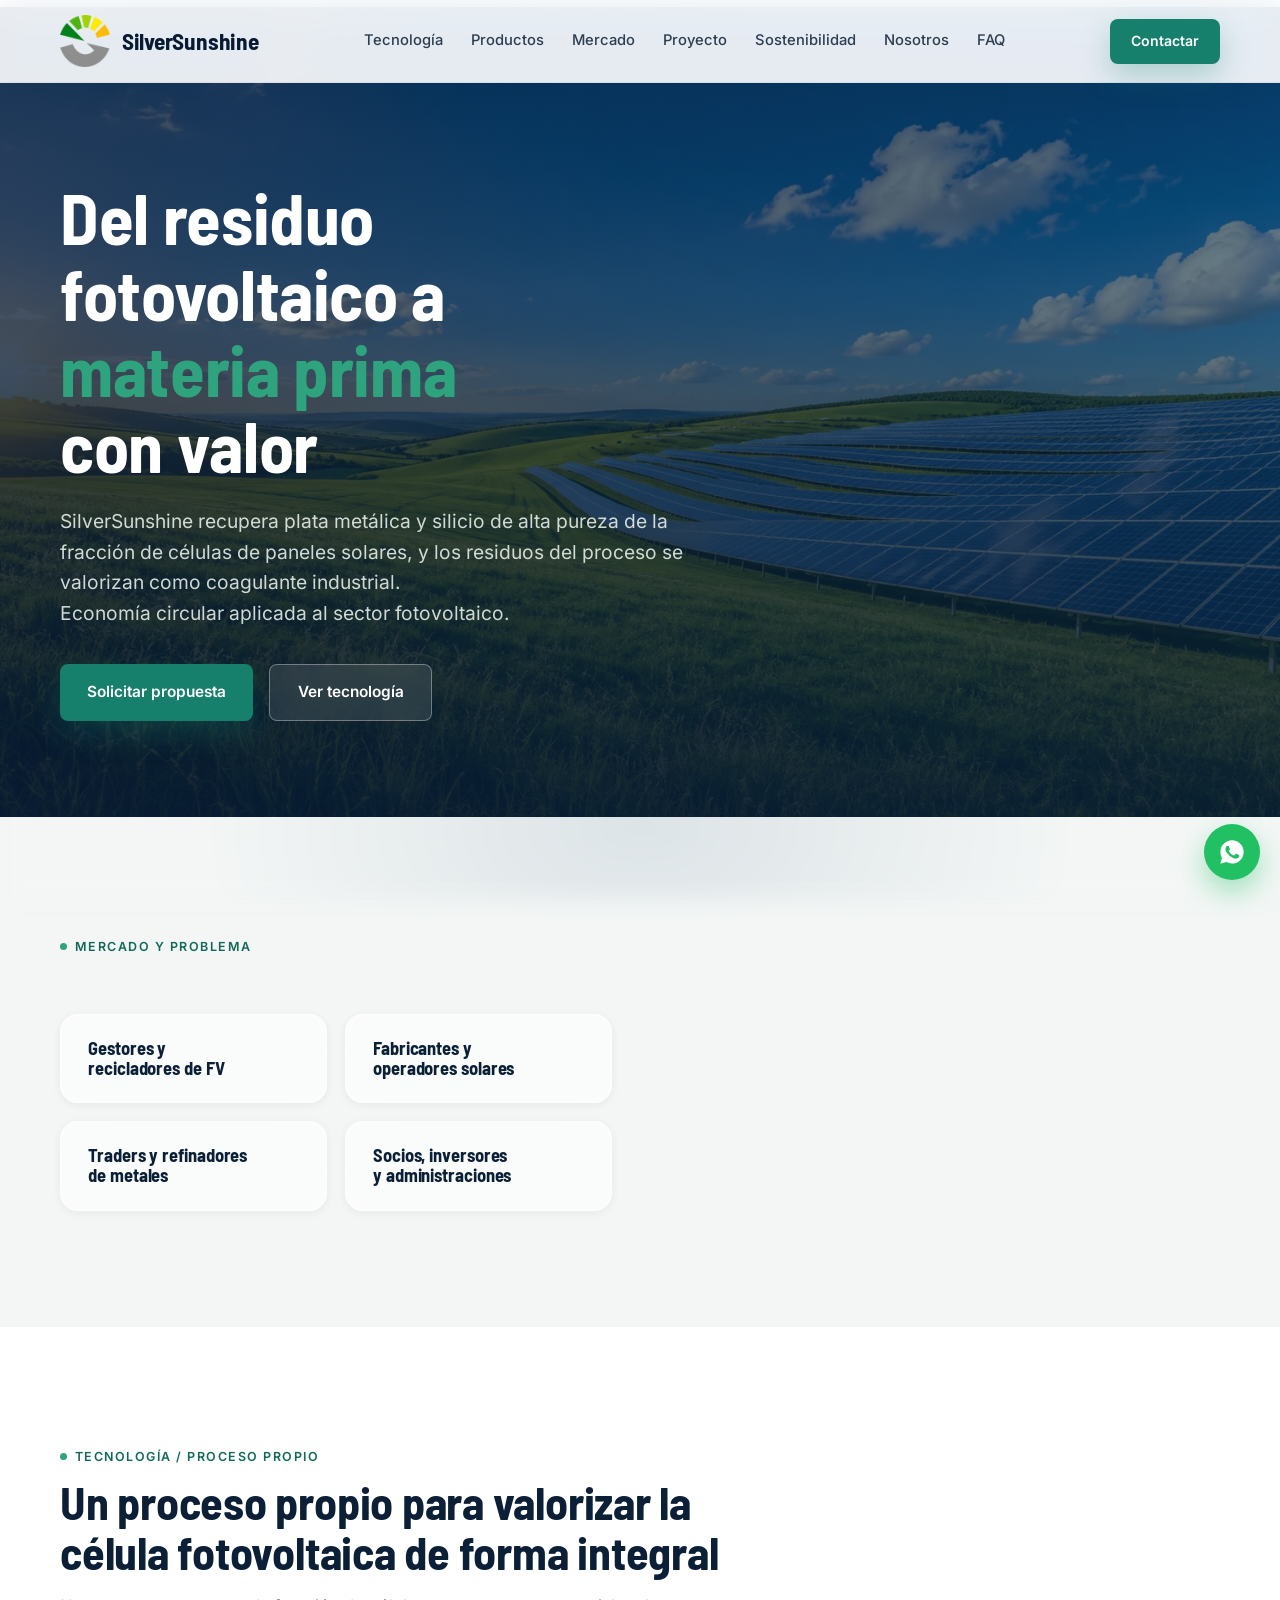
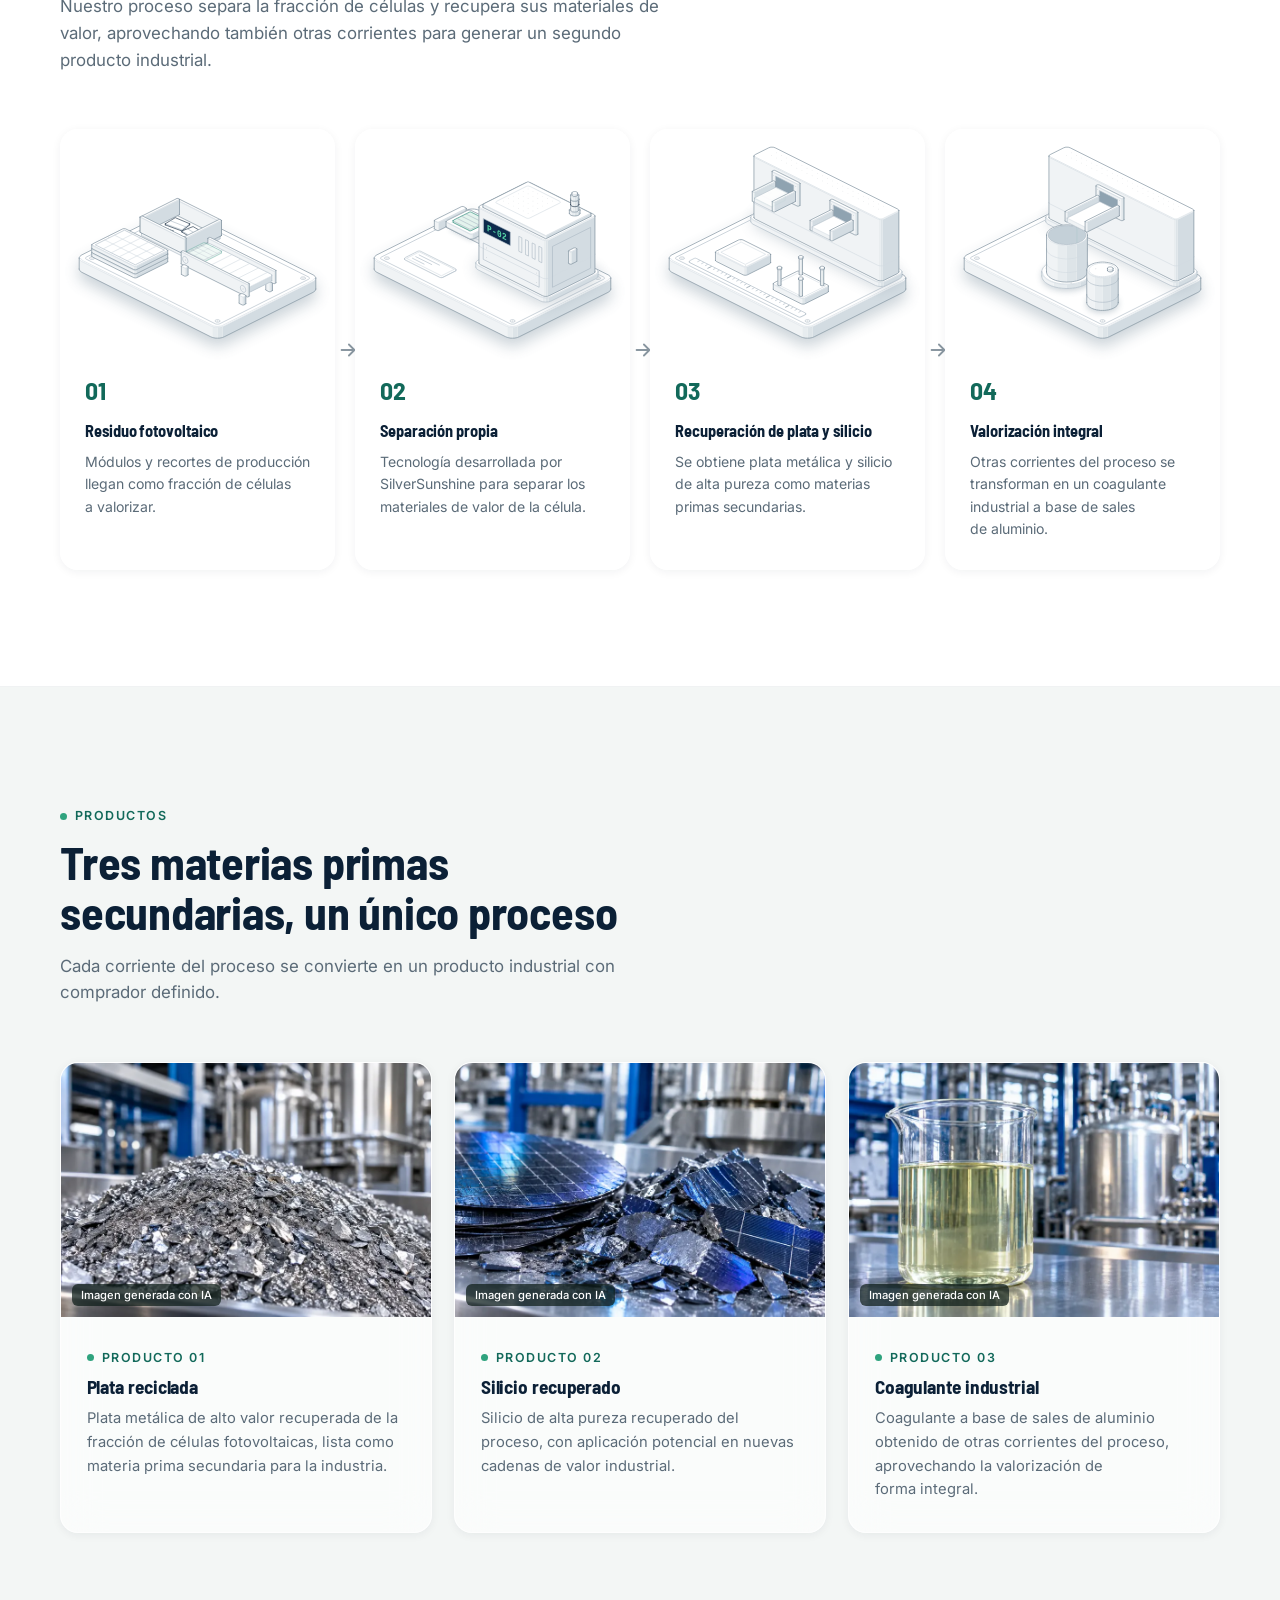
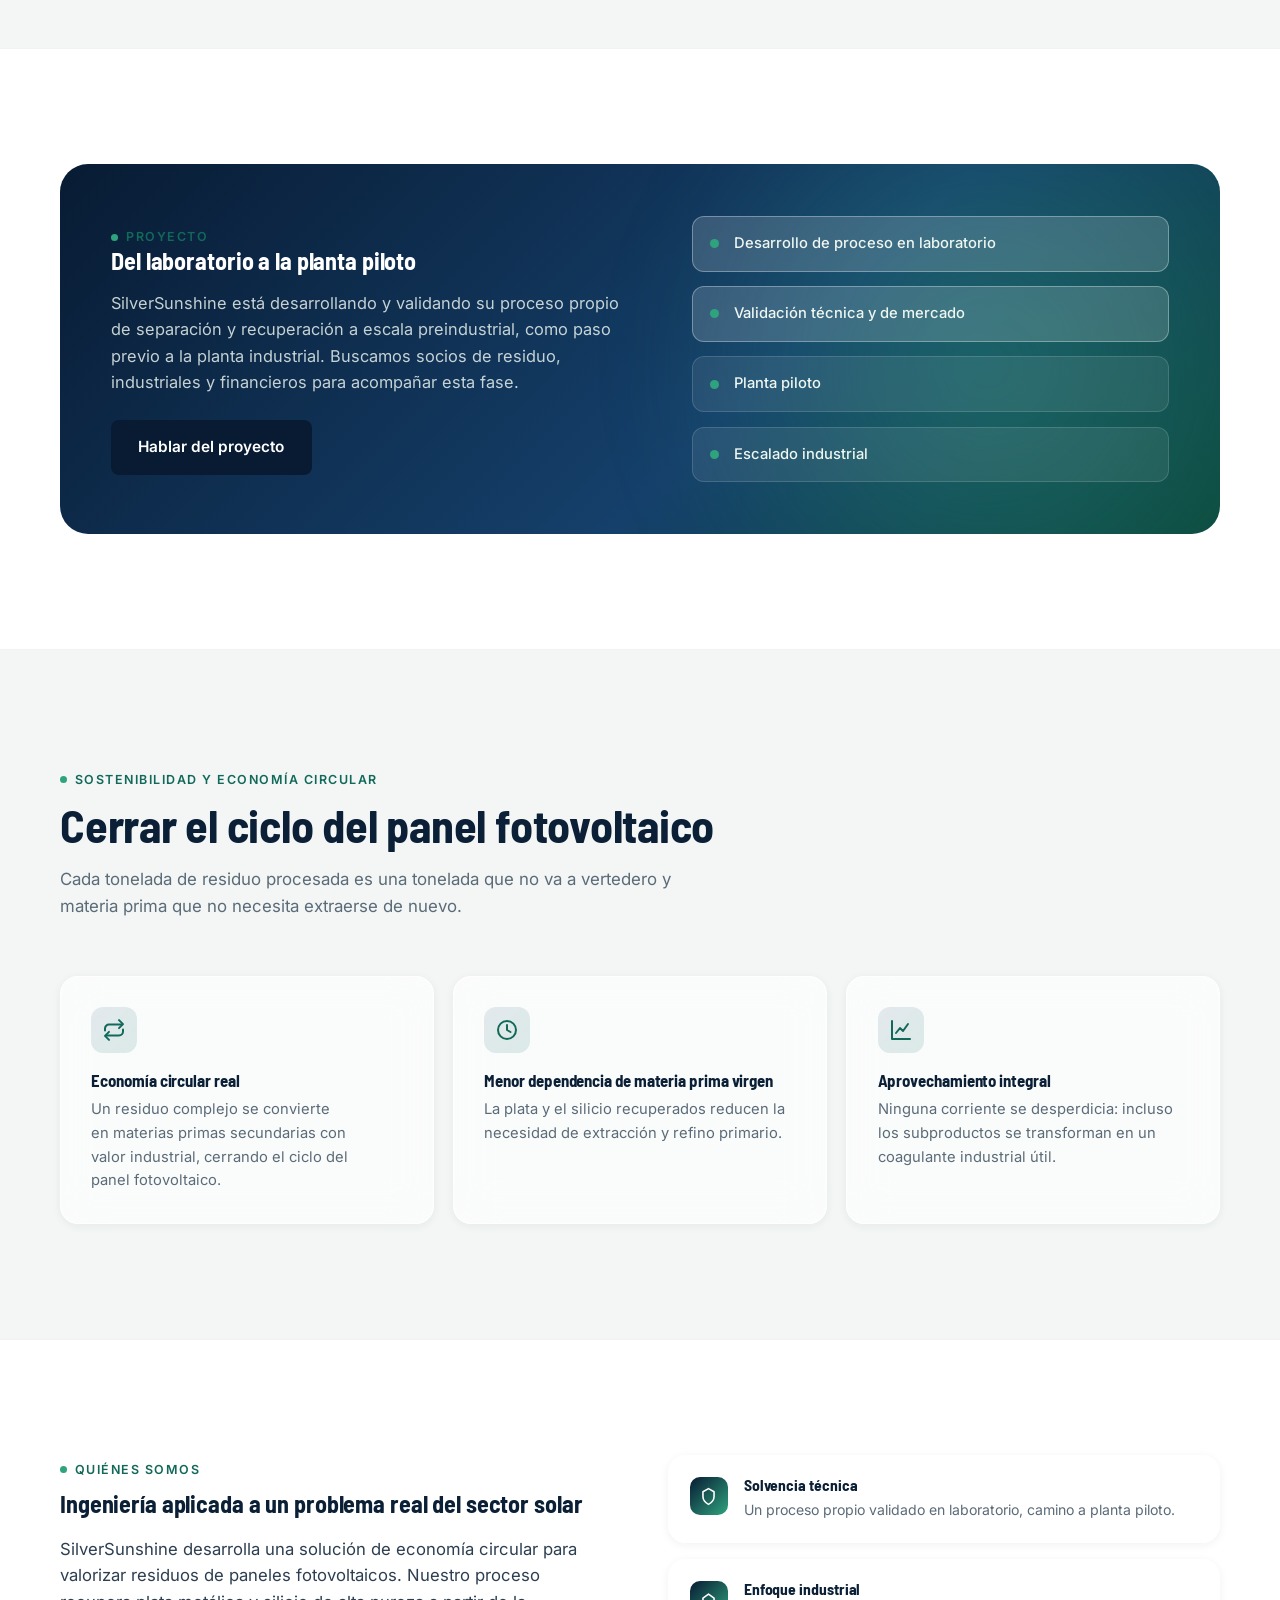
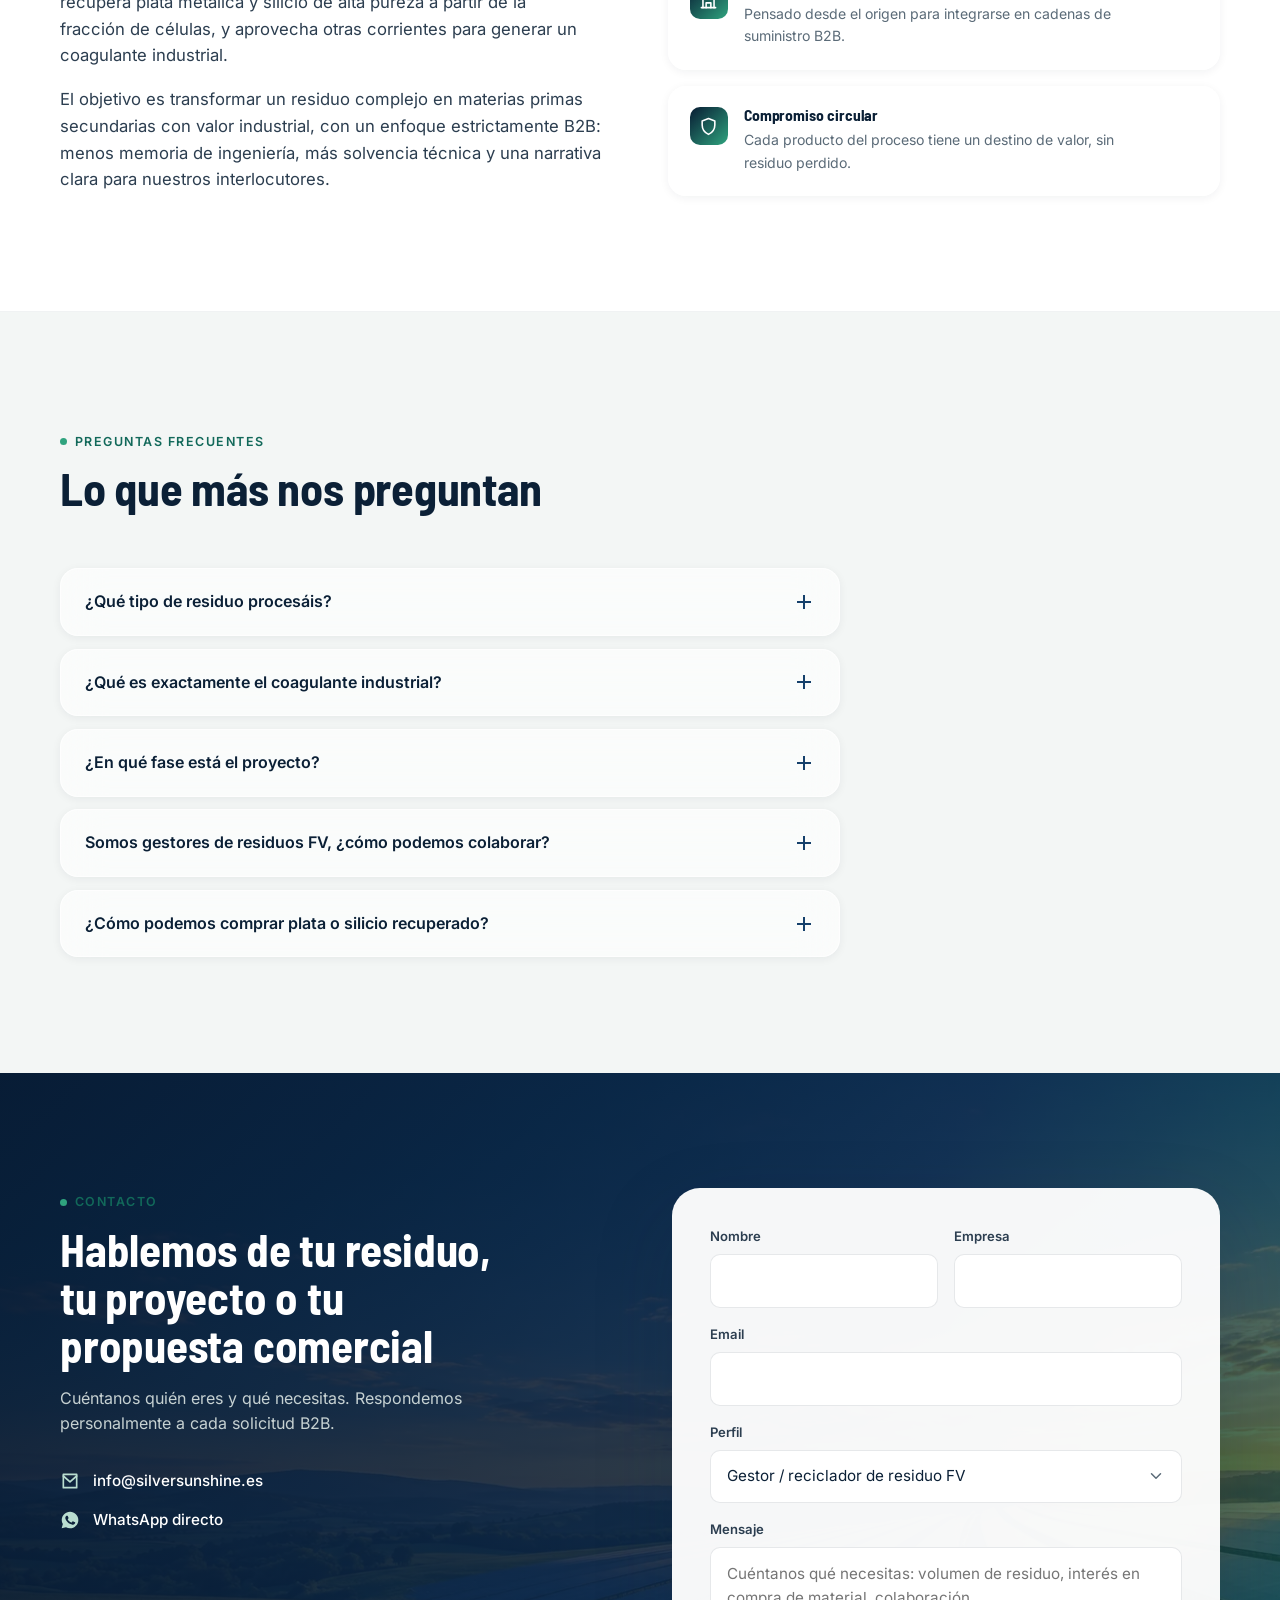
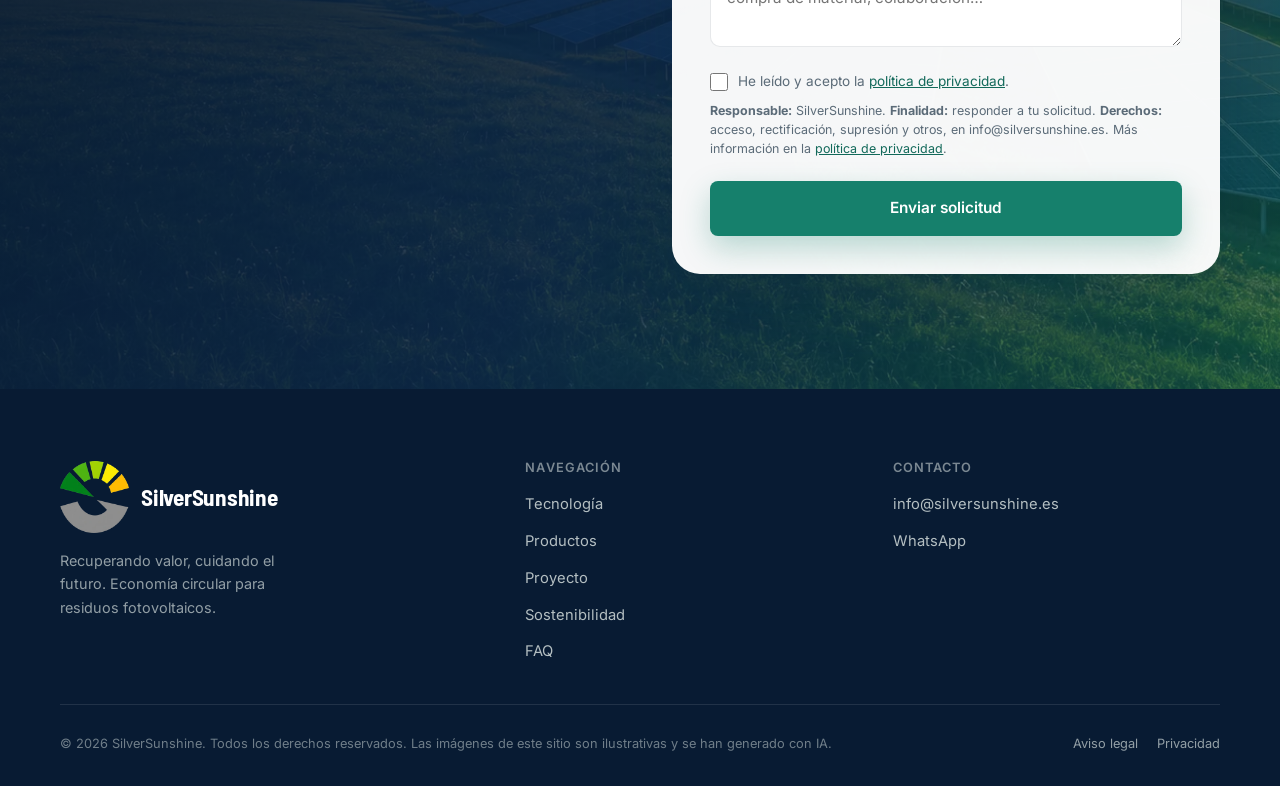
<file: index.html>
<!doctype html>
<html lang="es">
<head>
<meta charset="utf-8">
<meta name="viewport" content="width=device-width, initial-scale=1">
<title>Reciclaje de paneles solares y recuperación de plata | SilverSunshine</title>
<link rel="canonical" href="https://www.silversunshine.es/">
<meta name="description" content="SilverSunshine recupera plata metálica y silicio de alta pureza de residuos fotovoltaicos, y genera un coagulante industrial a partir del proceso. Economía circular para el sector solar.">

<meta property="og:type" content="website">
<meta property="og:site_name" content="SilverSunshine">
<meta property="og:title" content="SilverSunshine — Recuperando valor, cuidando el futuro">
<meta property="og:description" content="Recuperamos plata metálica y silicio de alta pureza de residuos fotovoltaicos, y generamos un coagulante industrial a partir del proceso.">
<meta property="og:image" content="https://www.silversunshine.es/assets/img/og-image.jpg">
<meta property="og:image:width" content="1200">
<meta property="og:image:height" content="630">
<meta property="og:image:alt" content="Planta solar al atardecer con el logotipo de SilverSunshine">
<meta property="og:locale" content="es_ES">
<meta property="og:url" content="https://www.silversunshine.es/">
<meta name="twitter:card" content="summary_large_image">
<meta name="twitter:title" content="SilverSunshine — Recuperando valor, cuidando el futuro">
<meta name="twitter:description" content="Recuperamos plata metálica y silicio de alta pureza de residuos fotovoltaicos, y generamos un coagulante industrial a partir del proceso.">
<meta name="twitter:image" content="https://www.silversunshine.es/assets/img/og-image.jpg">

<link rel="icon" href="assets/favicon-s.png" type="image/png">
<link rel="apple-touch-icon" href="assets/apple-touch-icon-s.png">
<link rel="preload" as="image" href="assets/img/hero-colinas.webp" fetchpriority="high">
<link rel="stylesheet" href="styles.css?v=20261119a">
<link rel="stylesheet" href="figure/figure.css?v=20261116e">
<script type="application/ld+json">
{
  "@context": "https://schema.org",
  "@graph": [
    {
      "@type": "Organization",
      "@id": "https://www.silversunshine.es/#org",
      "name": "SilverSunshine",
      "url": "https://www.silversunshine.es/",
      "logo": "https://www.silversunshine.es/assets/img/logo-final.webp",
      "email": "info@silversunshine.es",
      "description": "Recuperación de plata metálica y silicio de alta pureza a partir de residuos fotovoltaicos, y producción de coagulante industrial."
    },
    {
      "@type": "WebSite",
      "@id": "https://www.silversunshine.es/#web",
      "url": "https://www.silversunshine.es/",
      "name": "SilverSunshine",
      "inLanguage": "es-ES",
      "publisher": {
        "@id": "https://www.silversunshine.es/#org"
      }
    },
    {
      "@type": "FAQPage",
      "mainEntity": [
        {
          "@type": "Question",
          "name": "¿Qué tipo de residuo procesáis?",
          "acceptedAnswer": {
            "@type": "Answer",
            "text": "Trabajamos principalmente con la fracción de células de módulos fotovoltaicos, tanto de fin de vida útil como de recortes de producción."
          }
        },
        {
          "@type": "Question",
          "name": "¿Qué es exactamente el coagulante industrial?",
          "acceptedAnswer": {
            "@type": "Answer",
            "text": "Es un coagulante a base de sales de aluminio, generado a partir de otras corrientes del proceso de recuperación, pensado para uso industrial."
          }
        },
        {
          "@type": "Question",
          "name": "¿En qué fase está el proyecto?",
          "acceptedAnswer": {
            "@type": "Answer",
            "text": "SilverSunshine se encuentra desarrollando su planta piloto, validando el proceso propio de separación y recuperación a escala preindustrial."
          }
        },
        {
          "@type": "Question",
          "name": "Somos gestores de residuos FV, ¿cómo podemos colaborar?",
          "acceptedAnswer": {
            "@type": "Answer",
            "text": "Contáctanos a través del formulario indicando volumen y tipo de residuo disponible. Te responderemos con una propuesta comercial."
          }
        },
        {
          "@type": "Question",
          "name": "¿Cómo podemos comprar plata o silicio recuperado?",
          "acceptedAnswer": {
            "@type": "Answer",
            "text": "Escríbenos contándonos tu perfil (trader, refinador, fabricante) y el volumen que buscas. Te enviaremos la ficha técnica del material."
          }
        }
      ]
    }
  ]
}
</script>
</head>
<body>
<a class="skip-link" href="#main">Saltar al contenido</a>

<div class="mesh" aria-hidden="true"></div>

<header class="nav glass-nav">
  <div class="container nav-inner">
    <a href="#top" class="brand">
      <img class="brand-mark" src="assets/img/logo-final.webp" alt="" width="230" height="240">
      SilverSunshine
    </a>
    <nav class="nav-links" aria-label="Navegación principal">
      <a href="#tecnologia">Tecnología</a>
      <a href="#productos">Productos</a>
      <a href="#mercado">Mercado</a>
      <a href="#proyecto">Proyecto</a>
      <a href="#sostenibilidad">Sostenibilidad</a>
      <a href="#nosotros">Nosotros</a>
      <a href="#faq">FAQ</a>
    </nav>
    <div class="nav-actions">
      <a href="#contacto" class="btn btn-primary btn-sm">Contactar</a>
      <button class="nav-toggle" type="button" data-nav-toggle aria-expanded="false" aria-controls="mobile-menu" aria-label="Abrir menú">
        <svg viewBox="0 0 24 24" fill="none" stroke="currentColor" stroke-width="2" stroke-linecap="round"><path d="M4 7h16M4 12h16M4 17h16"/></svg>
      </button>
    </div>
  </div>
</header>

<div class="mobile-menu" id="mobile-menu" data-mobile-menu>
  <a href="#tecnologia" data-nav-close>Tecnología</a>
  <a href="#productos" data-nav-close>Productos</a>
  <a href="#mercado" data-nav-close>Mercado</a>
  <a href="#proyecto" data-nav-close>Proyecto</a>
  <a href="#sostenibilidad" data-nav-close>Sostenibilidad</a>
  <a href="#nosotros" data-nav-close>Nosotros</a>
  <a href="#faq" data-nav-close>FAQ</a>
  <a href="#contacto" class="btn btn-primary" data-nav-close>Contactar</a>
</div>

<main id="main">

  <!-- HERO -->
  <section class="hero" id="top">
    <div class="hero-bg" aria-hidden="true">
      <img src="assets/img/hero-colinas.webp" alt="" fetchpriority="high" loading="eager" decoding="sync">
    </div>
    <div class="container hero-inner">
      <h1 class="hero-title reveal">Del residuo fotovoltaico a <em>materia prima</em> con valor</h1>
      <p class="hero-sub reveal">SilverSunshine recupera plata metálica y silicio de alta pureza de la fracción de células de paneles solares, y los residuos del proceso se valorizan como coagulante industrial.<br>Economía circular aplicada al sector fotovoltaico.</p>
      <div class="hero-actions reveal">
        <a href="#contacto" class="btn btn-primary">Solicitar propuesta</a>
        <a href="#tecnologia" class="btn btn-ghost">Ver tecnología</a>
      </div>
    </div>
  </section>

  <!-- MERCADO / PROBLEMA -->
  <section class="section" id="mercado">
    <div class="container">
      <div class="section-head reveal">
        <span class="eyebrow">Mercado y problema</span>
      </div>

      <div class="market-split">
        <div class="audience-grid reveal-stagger">
          <article class="glass-card audience-card reveal" style="--i:0">
            <h3>Gestores y recicladores de FV</h3>
          </article>
          <article class="glass-card audience-card reveal" style="--i:1">
            <h3>Fabricantes y operadores solares</h3>
          </article>
          <article class="glass-card audience-card reveal" style="--i:2">
            <h3>Traders y refinadores de metales</h3>
          </article>
          <article class="glass-card audience-card reveal" style="--i:3">
            <h3>Socios, inversores y administraciones</h3>
          </article>
        </div>
      </div>
    </div>
  </section>

  <!-- TECNOLOGÍA / PROCESO -->
  <section class="section section-alt" id="tecnologia">
    <div class="container">
      <div class="section-head reveal">
        <span class="eyebrow">Tecnología / proceso propio</span>
        <h2>Un proceso propio para valorizar la célula fotovoltaica de forma integral</h2>
        <p>Nuestro proceso separa la fracción de células y recupera sus materiales de valor, aprovechando también otras corrientes para generar un segundo producto industrial.</p>
      </div>

      <div class="process-rail">
        <div class="glass-card process-step reveal" style="--i:0">
          <div class="step-fig iso" data-theme="light" data-step-fig="0"><!-- STEP:0 --><svg data-fig="0" xmlns="http://www.w3.org/2000/svg" class="iso-svg" viewBox="0 0 320 262" role="img" aria-label="Paso 1, residuo fotovoltaico: módulos apilados, una cubeta con fragmentos de célula y una cinta que lleva una célula al separador."><path class="iso-halo" d="M12.7 153.9L12.9 152.8L13.6 151.7L14.7 150.6L16.1 149.8L126.8 94.4L128.6 93.7L130.6 93.1L132.8 92.8L135.1 92.7L137.4 92.8L139.6 93.1L141.6 93.7L143.4 94.4L303.9 174.7L305.3 175.5L306.4 176.6L307.1 177.7L307.3 178.8L307.3 192.4L307.1 193.5L306.4 194.6L305.3 195.6L303.9 196.5L193.2 251.8L191.4 252.6L189.4 253.1L187.2 253.5L184.9 253.6L182.6 253.5L180.4 253.1L178.4 252.6L176.6 251.8L16.1 171.6L14.7 170.7L13.6 169.7L12.9 168.6L12.7 167.5Z"/><g class="iso-solid"><path class="iso-fill" d="M125.3 118.4L125.6 117.1L126.6 115.9L128.2 114.9L130.2 114.2L132.6 113.7L135.1 113.5L137.6 113.7L140 114.2L142 114.9L143.6 115.9L144.5 117.1L144.9 118.4L144.9 120.4L144.5 121.7L143.6 122.9L142 123.9L140 124.7L137.6 125.1L135.1 125.3L132.6 125.1L130.2 124.7L128.2 123.9L126.6 122.9L125.6 121.7L125.3 120.4Z"/><path class="iso-shade" data-shade="0" d="M142 123.9L140 124.7L140 122.6L142 121.8ZM144.9 120.4L144.5 121.7L144.5 119.7L144.9 118.4ZM144.5 121.7L143.6 122.9L143.6 120.8L144.5 119.7ZM143.6 122.9L142 123.9L142 121.8L143.6 120.8Z"/><path class="iso-shade" data-shade="1" d="M140 124.7L137.6 125.1L137.6 123.1L140 122.6ZM137.6 125.1L135.1 125.3L135.1 123.3L137.6 123.1Z"/><path class="iso-shade" data-shade="2" d="M135.1 125.3L132.6 125.1L132.6 123.1L135.1 123.3ZM132.6 125.1L130.2 124.7L130.2 122.6L132.6 123.1Z"/><path class="iso-shade" data-shade="3" d="M130.2 124.7L128.2 123.9L128.2 121.8L130.2 122.6ZM128.2 123.9L126.6 122.9L126.6 120.8L128.2 121.8ZM126.6 122.9L125.6 121.7L125.6 119.7L126.6 120.8ZM125.6 121.7L125.3 120.4L125.3 118.4L125.6 119.7Z"/><path class="iso-top" d="M142 121.8L140 122.6L137.6 123.1L135.1 123.3L132.6 123.1L130.2 122.6L128.2 121.8L126.6 120.8L125.6 119.7L125.3 118.4L125.6 117.1L126.6 115.9L128.2 114.9L130.2 114.2L132.6 113.7L135.1 113.5L137.6 113.7L140 114.2L142 114.9L143.6 115.9L144.5 117.1L144.9 118.4L144.5 119.7L143.6 120.8Z"/><path class="iso-line iso-crease" data-tone="faint" d="M144.9 118.4L144.5 119.7L143.6 120.8L142 121.8L140 122.6L137.6 123.1L135.1 123.3L132.6 123.1L130.2 122.6L128.2 121.8L126.6 120.8L125.6 119.7L125.3 118.4"/><path class="iso-line iso-edge" data-tone="lo" d="M125.3 118.4L125.6 117.1L126.6 115.9L128.2 114.9L130.2 114.2L132.6 113.7L135.1 113.5L137.6 113.7L140 114.2L142 114.9L143.6 115.9L144.5 117.1L144.9 118.4M144.9 120.4L144.5 121.7L143.6 122.9L142 123.9L140 124.7L137.6 125.1L135.1 125.3L132.6 125.1L130.2 124.7L128.2 123.9L126.6 122.9L125.6 121.7L125.3 120.4M125.3 118.4L125.3 120.4M144.9 118.4L144.9 120.4"/></g><g class="iso-solid"><path class="iso-fill" d="M127.7 113.6L127.9 112.7L128.7 111.8L129.8 111L131.4 110.4L133.2 110.1L135.1 109.9L137 110.1L138.8 110.4L140.4 111L141.5 111.8L142.3 112.7L142.5 113.6L142.5 118.4L142.3 119.4L141.5 120.2L140.4 121L138.8 121.6L137 122L135.1 122.1L133.2 122L131.4 121.6L129.8 121L128.7 120.2L127.9 119.4L127.7 118.4Z"/><path class="iso-shade" data-shade="0" d="M140.4 121L138.8 121.6L138.8 116.9L140.4 116.3ZM142.5 118.4L142.3 119.4L142.3 114.6L142.5 113.6ZM142.3 119.4L141.5 120.2L141.5 115.5L142.3 114.6ZM141.5 120.2L140.4 121L140.4 116.3L141.5 115.5Z"/><path class="iso-shade" data-shade="1" d="M138.8 121.6L137 122L137 117.2L138.8 116.9ZM137 122L135.1 122.1L135.1 117.4L137 117.2Z"/><path class="iso-shade" data-shade="2" d="M135.1 122.1L133.2 122L133.2 117.2L135.1 117.4ZM133.2 122L131.4 121.6L131.4 116.9L133.2 117.2Z"/><path class="iso-shade" data-shade="3" d="M131.4 121.6L129.8 121L129.8 116.3L131.4 116.9ZM129.8 121L128.7 120.2L128.7 115.5L129.8 116.3ZM128.7 120.2L127.9 119.4L127.9 114.6L128.7 115.5ZM127.9 119.4L127.7 118.4L127.7 113.6L127.9 114.6Z"/><path class="iso-top" d="M140.4 116.3L138.8 116.9L137 117.2L135.1 117.4L133.2 117.2L131.4 116.9L129.8 116.3L128.7 115.5L127.9 114.6L127.7 113.6L127.9 112.7L128.7 111.8L129.8 111L131.4 110.4L133.2 110.1L135.1 109.9L137 110.1L138.8 110.4L140.4 111L141.5 111.8L142.3 112.7L142.5 113.6L142.3 114.6L141.5 115.5Z"/><path class="iso-line iso-crease" data-tone="faint" d="M142.5 113.6L142.3 114.6L141.5 115.5L140.4 116.3L138.8 116.9L137 117.2L135.1 117.4L133.2 117.2L131.4 116.9L129.8 116.3L128.7 115.5L127.9 114.6L127.7 113.6"/><path class="iso-line iso-edge" data-tone="mid" d="M127.7 113.6L127.9 112.7L128.7 111.8L129.8 111L131.4 110.4L133.2 110.1L135.1 109.9L137 110.1L138.8 110.4L140.4 111L141.5 111.8L142.3 112.7L142.5 113.6M142.5 118.4L142.3 119.4L141.5 120.2L140.4 121L138.8 121.6L137 122L135.1 122.1L133.2 122L131.4 121.6L129.8 121L128.7 120.2L127.9 119.4L127.7 118.4M127.7 113.6L127.7 118.4M142.5 113.6L142.5 118.4"/></g><g class="iso-solid"><path class="iso-fill" d="M31.2 165.4L31.6 164.2L32.6 163L34.1 162L36.1 161.2L38.5 160.7L41 160.5L43.6 160.7L45.9 161.2L47.9 162L49.5 163L50.5 164.2L50.8 165.4L50.8 167.5L50.5 168.7L49.5 169.9L47.9 170.9L45.9 171.7L43.6 172.2L41 172.4L38.5 172.2L36.1 171.7L34.1 170.9L32.6 169.9L31.6 168.7L31.2 167.5Z"/><path class="iso-shade" data-shade="0" d="M47.9 170.9L45.9 171.7L45.9 169.7L47.9 168.9ZM50.8 167.5L50.5 168.7L50.5 166.7L50.8 165.4ZM50.5 168.7L49.5 169.9L49.5 167.9L50.5 166.7ZM49.5 169.9L47.9 170.9L47.9 168.9L49.5 167.9Z"/><path class="iso-shade" data-shade="1" d="M45.9 171.7L43.6 172.2L43.6 170.2L45.9 169.7ZM43.6 172.2L41 172.4L41 170.3L43.6 170.2Z"/><path class="iso-shade" data-shade="2" d="M41 172.4L38.5 172.2L38.5 170.2L41 170.3ZM38.5 172.2L36.1 171.7L36.1 169.7L38.5 170.2Z"/><path class="iso-shade" data-shade="3" d="M36.1 171.7L34.1 170.9L34.1 168.9L36.1 169.7ZM34.1 170.9L32.6 169.9L32.6 167.9L34.1 168.9ZM32.6 169.9L31.6 168.7L31.6 166.7L32.6 167.9ZM31.6 168.7L31.2 167.5L31.2 165.4L31.6 166.7Z"/><path class="iso-top" d="M47.9 168.9L45.9 169.7L43.6 170.2L41 170.3L38.5 170.2L36.1 169.7L34.1 168.9L32.6 167.9L31.6 166.7L31.2 165.4L31.6 164.2L32.6 163L34.1 162L36.1 161.2L38.5 160.7L41 160.5L43.6 160.7L45.9 161.2L47.9 162L49.5 163L50.5 164.2L50.8 165.4L50.5 166.7L49.5 167.9Z"/><path class="iso-line iso-crease" data-tone="faint" d="M50.8 165.4L50.5 166.7L49.5 167.9L47.9 168.9L45.9 169.7L43.6 170.2L41 170.3L38.5 170.2L36.1 169.7L34.1 168.9L32.6 167.9L31.6 166.7L31.2 165.4"/><path class="iso-line iso-edge" data-tone="lo" d="M31.2 165.4L31.6 164.2L32.6 163L34.1 162L36.1 161.2L38.5 160.7L41 160.5L43.6 160.7L45.9 161.2L47.9 162L49.5 163L50.5 164.2L50.8 165.4M50.8 167.5L50.5 168.7L49.5 169.9L47.9 170.9L45.9 171.7L43.6 172.2L41 172.4L38.5 172.2L36.1 171.7L34.1 170.9L32.6 169.9L31.6 168.7L31.2 167.5M31.2 165.4L31.2 167.5M50.8 165.4L50.8 167.5"/></g><g class="iso-solid"><path class="iso-fill" d="M33.6 160.7L33.8 159.7L34.6 158.8L35.8 158.1L37.3 157.5L39.1 157.1L41 157L42.9 157.1L44.7 157.5L46.3 158.1L47.5 158.8L48.2 159.7L48.5 160.7L48.5 165.4L48.2 166.4L47.5 167.3L46.3 168.1L44.7 168.6L42.9 169L41 169.1L39.1 169L37.3 168.6L35.8 168.1L34.6 167.3L33.8 166.4L33.6 165.4Z"/><path class="iso-shade" data-shade="0" d="M46.3 168.1L44.7 168.6L44.7 163.9L46.3 163.3ZM48.5 165.4L48.2 166.4L48.2 161.6L48.5 160.7ZM48.2 166.4L47.5 167.3L47.5 162.5L48.2 161.6ZM47.5 167.3L46.3 168.1L46.3 163.3L47.5 162.5Z"/><path class="iso-shade" data-shade="1" d="M44.7 168.6L42.9 169L42.9 164.3L44.7 163.9ZM42.9 169L41 169.1L41 164.4L42.9 164.3Z"/><path class="iso-shade" data-shade="2" d="M41 169.1L39.1 169L39.1 164.3L41 164.4ZM39.1 169L37.3 168.6L37.3 163.9L39.1 164.3Z"/><path class="iso-shade" data-shade="3" d="M37.3 168.6L35.8 168.1L35.8 163.3L37.3 163.9ZM35.8 168.1L34.6 167.3L34.6 162.5L35.8 163.3ZM34.6 167.3L33.8 166.4L33.8 161.6L34.6 162.5ZM33.8 166.4L33.6 165.4L33.6 160.7L33.8 161.6Z"/><path class="iso-top" d="M46.3 163.3L44.7 163.9L42.9 164.3L41 164.4L39.1 164.3L37.3 163.9L35.8 163.3L34.6 162.5L33.8 161.6L33.6 160.7L33.8 159.7L34.6 158.8L35.8 158.1L37.3 157.5L39.1 157.1L41 157L42.9 157.1L44.7 157.5L46.3 158.1L47.5 158.8L48.2 159.7L48.5 160.7L48.2 161.6L47.5 162.5Z"/><path class="iso-line iso-crease" data-tone="faint" d="M48.5 160.7L48.2 161.6L47.5 162.5L46.3 163.3L44.7 163.9L42.9 164.3L41 164.4L39.1 164.3L37.3 163.9L35.8 163.3L34.6 162.5L33.8 161.6L33.6 160.7"/><path class="iso-line iso-edge" data-tone="mid" d="M33.6 160.7L33.8 159.7L34.6 158.8L35.8 158.1L37.3 157.5L39.1 157.1L41 157L42.9 157.1L44.7 157.5L46.3 158.1L47.5 158.8L48.2 159.7L48.5 160.7M48.5 165.4L48.2 166.4L47.5 167.3L46.3 168.1L44.7 168.6L42.9 169L41 169.1L39.1 169L37.3 168.6L35.8 168.1L34.6 167.3L33.8 166.4L33.6 165.4M33.6 160.7L33.6 165.4M48.5 160.7L48.5 165.4"/></g><g class="iso-solid"><path class="iso-fill" d="M269.2 190.3L269.5 189.1L270.5 187.9L272.1 186.9L274.1 186.1L276.4 185.6L279 185.4L281.5 185.6L283.9 186.1L285.9 186.9L287.4 187.9L288.4 189.1L288.8 190.3L288.8 192.4L288.4 193.6L287.4 194.8L285.9 195.8L283.9 196.6L281.5 197.1L279 197.3L276.4 197.1L274.1 196.6L272.1 195.8L270.5 194.8L269.5 193.6L269.2 192.4Z"/><path class="iso-shade" data-shade="0" d="M285.9 195.8L283.9 196.6L283.9 194.6L285.9 193.8ZM288.8 192.4L288.4 193.6L288.4 191.6L288.8 190.3ZM288.4 193.6L287.4 194.8L287.4 192.8L288.4 191.6ZM287.4 194.8L285.9 195.8L285.9 193.8L287.4 192.8Z"/><path class="iso-shade" data-shade="1" d="M283.9 196.6L281.5 197.1L281.5 195.1L283.9 194.6ZM281.5 197.1L279 197.3L279 195.2L281.5 195.1Z"/><path class="iso-shade" data-shade="2" d="M279 197.3L276.4 197.1L276.4 195.1L279 195.2ZM276.4 197.1L274.1 196.6L274.1 194.6L276.4 195.1Z"/><path class="iso-shade" data-shade="3" d="M274.1 196.6L272.1 195.8L272.1 193.8L274.1 194.6ZM272.1 195.8L270.5 194.8L270.5 192.8L272.1 193.8ZM270.5 194.8L269.5 193.6L269.5 191.6L270.5 192.8ZM269.5 193.6L269.2 192.4L269.2 190.3L269.5 191.6Z"/><path class="iso-top" d="M285.9 193.8L283.9 194.6L281.5 195.1L279 195.2L276.4 195.1L274.1 194.6L272.1 193.8L270.5 192.8L269.5 191.6L269.2 190.3L269.5 189.1L270.5 187.9L272.1 186.9L274.1 186.1L276.4 185.6L279 185.4L281.5 185.6L283.9 186.1L285.9 186.9L287.4 187.9L288.4 189.1L288.8 190.3L288.4 191.6L287.4 192.8Z"/><path class="iso-line iso-crease" data-tone="faint" d="M288.8 190.3L288.4 191.6L287.4 192.8L285.9 193.8L283.9 194.6L281.5 195.1L279 195.2L276.4 195.1L274.1 194.6L272.1 193.8L270.5 192.8L269.5 191.6L269.2 190.3"/><path class="iso-line iso-edge" data-tone="lo" d="M269.2 190.3L269.5 189.1L270.5 187.9L272.1 186.9L274.1 186.1L276.4 185.6L279 185.4L281.5 185.6L283.9 186.1L285.9 186.9L287.4 187.9L288.4 189.1L288.8 190.3M288.8 192.4L288.4 193.6L287.4 194.8L285.9 195.8L283.9 196.6L281.5 197.1L279 197.3L276.4 197.1L274.1 196.6L272.1 195.8L270.5 194.8L269.5 193.6L269.2 192.4M269.2 190.3L269.2 192.4M288.8 190.3L288.8 192.4"/></g><g class="iso-solid"><path class="iso-fill" d="M271.5 185.6L271.8 184.6L272.5 183.7L273.7 183L275.3 182.4L277.1 182L279 181.9L280.9 182L282.7 182.4L284.2 183L285.4 183.7L286.2 184.6L286.4 185.6L286.4 190.3L286.2 191.3L285.4 192.2L284.2 193L282.7 193.5L280.9 193.9L279 194L277.1 193.9L275.3 193.5L273.7 193L272.5 192.2L271.8 191.3L271.5 190.3Z"/><path class="iso-shade" data-shade="0" d="M284.2 193L282.7 193.5L282.7 188.8L284.2 188.2ZM286.4 190.3L286.2 191.3L286.2 186.5L286.4 185.6ZM286.2 191.3L285.4 192.2L285.4 187.4L286.2 186.5ZM285.4 192.2L284.2 193L284.2 188.2L285.4 187.4Z"/><path class="iso-shade" data-shade="1" d="M282.7 193.5L280.9 193.9L280.9 189.2L282.7 188.8ZM280.9 193.9L279 194L279 189.3L280.9 189.2Z"/><path class="iso-shade" data-shade="2" d="M279 194L277.1 193.9L277.1 189.2L279 189.3ZM277.1 193.9L275.3 193.5L275.3 188.8L277.1 189.2Z"/><path class="iso-shade" data-shade="3" d="M275.3 193.5L273.7 193L273.7 188.2L275.3 188.8ZM273.7 193L272.5 192.2L272.5 187.4L273.7 188.2ZM272.5 192.2L271.8 191.3L271.8 186.5L272.5 187.4ZM271.8 191.3L271.5 190.3L271.5 185.6L271.8 186.5Z"/><path class="iso-top" d="M284.2 188.2L282.7 188.8L280.9 189.2L279 189.3L277.1 189.2L275.3 188.8L273.7 188.2L272.5 187.4L271.8 186.5L271.5 185.6L271.8 184.6L272.5 183.7L273.7 183L275.3 182.4L277.1 182L279 181.9L280.9 182L282.7 182.4L284.2 183L285.4 183.7L286.2 184.6L286.4 185.6L286.2 186.5L285.4 187.4Z"/><path class="iso-line iso-crease" data-tone="faint" d="M286.4 185.6L286.2 186.5L285.4 187.4L284.2 188.2L282.7 188.8L280.9 189.2L279 189.3L277.1 189.2L275.3 188.8L273.7 188.2L272.5 187.4L271.8 186.5L271.5 185.6"/><path class="iso-line iso-edge" data-tone="mid" d="M271.5 185.6L271.8 184.6L272.5 183.7L273.7 183L275.3 182.4L277.1 182L279 181.9L280.9 182L282.7 182.4L284.2 183L285.4 183.7L286.2 184.6L286.4 185.6M286.4 190.3L286.2 191.3L285.4 192.2L284.2 193L282.7 193.5L280.9 193.9L279 194L277.1 193.9L275.3 193.5L273.7 193L272.5 192.2L271.8 191.3L271.5 190.3M271.5 185.6L271.5 190.3M286.4 185.6L286.4 190.3"/></g><g class="iso-solid"><path class="iso-fill" d="M175.1 237.4L175.5 236.1L176.4 234.9L178 233.9L180 233.1L182.4 232.6L184.9 232.5L187.4 232.6L189.8 233.1L191.8 233.9L193.4 234.9L194.4 236.1L194.7 237.4L194.7 239.4L194.4 240.7L193.4 241.8L191.8 242.9L189.8 243.6L187.4 244.1L184.9 244.3L182.4 244.1L180 243.6L178 242.9L176.4 241.8L175.5 240.7L175.1 239.4Z"/><path class="iso-shade" data-shade="0" d="M191.8 242.9L189.8 243.6L189.8 241.6L191.8 240.8ZM194.7 239.4L194.4 240.7L194.4 238.6L194.7 237.4ZM194.4 240.7L193.4 241.8L193.4 239.8L194.4 238.6ZM193.4 241.8L191.8 242.9L191.8 240.8L193.4 239.8Z"/><path class="iso-shade" data-shade="1" d="M189.8 243.6L187.4 244.1L187.4 242.1L189.8 241.6ZM187.4 244.1L184.9 244.3L184.9 242.3L187.4 242.1Z"/><path class="iso-shade" data-shade="2" d="M184.9 244.3L182.4 244.1L182.4 242.1L184.9 242.3ZM182.4 244.1L180 243.6L180 241.6L182.4 242.1Z"/><path class="iso-shade" data-shade="3" d="M180 243.6L178 242.9L178 240.8L180 241.6ZM178 242.9L176.4 241.8L176.4 239.8L178 240.8ZM176.4 241.8L175.5 240.7L175.5 238.6L176.4 239.8ZM175.5 240.7L175.1 239.4L175.1 237.4L175.5 238.6Z"/><path class="iso-top" d="M191.8 240.8L189.8 241.6L187.4 242.1L184.9 242.3L182.4 242.1L180 241.6L178 240.8L176.4 239.8L175.5 238.6L175.1 237.4L175.5 236.1L176.4 234.9L178 233.9L180 233.1L182.4 232.6L184.9 232.5L187.4 232.6L189.8 233.1L191.8 233.9L193.4 234.9L194.4 236.1L194.7 237.4L194.4 238.6L193.4 239.8Z"/><path class="iso-line iso-crease" data-tone="faint" d="M194.7 237.4L194.4 238.6L193.4 239.8L191.8 240.8L189.8 241.6L187.4 242.1L184.9 242.3L182.4 242.1L180 241.6L178 240.8L176.4 239.8L175.5 238.6L175.1 237.4"/><path class="iso-line iso-edge" data-tone="lo" d="M175.1 237.4L175.5 236.1L176.4 234.9L178 233.9L180 233.1L182.4 232.6L184.9 232.5L187.4 232.6L189.8 233.1L191.8 233.9L193.4 234.9L194.4 236.1L194.7 237.4M194.7 239.4L194.4 240.7L193.4 241.8L191.8 242.9L189.8 243.6L187.4 244.1L184.9 244.3L182.4 244.1L180 243.6L178 242.9L176.4 241.8L175.5 240.7L175.1 239.4M175.1 237.4L175.1 239.4M194.7 237.4L194.7 239.4"/></g><g class="iso-solid"><path class="iso-fill" d="M177.5 232.6L177.7 231.7L178.5 230.8L179.6 230L181.2 229.4L183 229L184.9 228.9L186.8 229L188.6 229.4L190.2 230L191.3 230.8L192.1 231.7L192.3 232.6L192.3 237.4L192.1 238.3L191.3 239.2L190.2 240L188.6 240.6L186.8 241L184.9 241.1L183 241L181.2 240.6L179.6 240L178.5 239.2L177.7 238.3L177.5 237.4Z"/><path class="iso-shade" data-shade="0" d="M190.2 240L188.6 240.6L188.6 235.8L190.2 235.2ZM192.3 237.4L192.1 238.3L192.1 233.6L192.3 232.6ZM192.1 238.3L191.3 239.2L191.3 234.5L192.1 233.6ZM191.3 239.2L190.2 240L190.2 235.2L191.3 234.5Z"/><path class="iso-shade" data-shade="1" d="M188.6 240.6L186.8 241L186.8 236.2L188.6 235.8ZM186.8 241L184.9 241.1L184.9 236.3L186.8 236.2Z"/><path class="iso-shade" data-shade="2" d="M184.9 241.1L183 241L183 236.2L184.9 236.3ZM183 241L181.2 240.6L181.2 235.8L183 236.2Z"/><path class="iso-shade" data-shade="3" d="M181.2 240.6L179.6 240L179.6 235.2L181.2 235.8ZM179.6 240L178.5 239.2L178.5 234.5L179.6 235.2ZM178.5 239.2L177.7 238.3L177.7 233.6L178.5 234.5ZM177.7 238.3L177.5 237.4L177.5 232.6L177.7 233.6Z"/><path class="iso-top" d="M190.2 235.2L188.6 235.8L186.8 236.2L184.9 236.3L183 236.2L181.2 235.8L179.6 235.2L178.5 234.5L177.7 233.6L177.5 232.6L177.7 231.7L178.5 230.8L179.6 230L181.2 229.4L183 229L184.9 228.9L186.8 229L188.6 229.4L190.2 230L191.3 230.8L192.1 231.7L192.3 232.6L192.1 233.6L191.3 234.5Z"/><path class="iso-line iso-crease" data-tone="faint" d="M192.3 232.6L192.1 233.6L191.3 234.5L190.2 235.2L188.6 235.8L186.8 236.2L184.9 236.3L183 236.2L181.2 235.8L179.6 235.2L178.5 234.5L177.7 233.6L177.5 232.6"/><path class="iso-line iso-edge" data-tone="mid" d="M177.5 232.6L177.7 231.7L178.5 230.8L179.6 230L181.2 229.4L183 229L184.9 228.9L186.8 229L188.6 229.4L190.2 230L191.3 230.8L192.1 231.7L192.3 232.6M192.3 237.4L192.1 238.3L191.3 239.2L190.2 240L188.6 240.6L186.8 241L184.9 241.1L183 241L181.2 240.6L179.6 240L178.5 239.2L177.7 238.3L177.5 237.4M177.5 232.6L177.5 237.4M192.3 232.6L192.3 237.4"/></g><g class="iso-solid"><path class="iso-fill" d="M12.7 147.1L12.9 146L13.6 144.9L14.7 143.9L16.1 143L126.8 87.6L128.6 86.9L130.6 86.4L132.8 86L135.1 85.9L137.4 86L139.6 86.4L141.6 86.9L143.4 87.6L303.9 167.9L305.3 168.8L306.4 169.8L307.1 170.9L307.3 172L307.3 185.6L307.1 186.7L306.4 187.8L305.3 188.8L303.9 189.7L193.2 245.1L191.4 245.8L189.4 246.3L187.2 246.7L184.9 246.8L182.6 246.7L180.4 246.3L178.4 245.8L176.6 245.1L16.1 164.8L14.7 163.9L13.6 162.9L12.9 161.8L12.7 160.7Z"/><path class="iso-shade" data-shade="0" d="M307.3 185.6L307.1 186.7L307.1 173.2L307.3 172ZM307.1 186.7L306.4 187.8L306.4 174.3L307.1 173.2ZM306.4 187.8L305.3 188.8L305.3 175.3L306.4 174.3ZM305.3 188.8L303.9 189.7L303.9 176.2L305.3 175.3ZM303.9 189.7L193.2 245.1L193.2 231.5L303.9 176.2ZM193.2 245.1L191.4 245.8L191.4 232.2L193.2 231.5Z"/><path class="iso-shade" data-shade="1" d="M191.4 245.8L189.4 246.3L189.4 232.8L191.4 232.2ZM189.4 246.3L187.2 246.7L187.2 233.1L189.4 232.8ZM187.2 246.7L184.9 246.8L184.9 233.2L187.2 233.1Z"/><path class="iso-shade" data-shade="2" d="M184.9 246.8L182.6 246.7L182.6 233.1L184.9 233.2ZM182.6 246.7L180.4 246.3L180.4 232.8L182.6 233.1ZM180.4 246.3L178.4 245.8L178.4 232.2L180.4 232.8Z"/><path class="iso-shade" data-shade="3" d="M178.4 245.8L176.6 245.1L176.6 231.5L178.4 232.2ZM176.6 245.1L16.1 164.8L16.1 151.3L176.6 231.5ZM16.1 164.8L14.7 163.9L14.7 150.4L16.1 151.3ZM14.7 163.9L13.6 162.9L13.6 149.4L14.7 150.4ZM13.6 162.9L12.9 161.8L12.9 148.3L13.6 149.4ZM12.9 161.8L12.7 160.7L12.7 147.1L12.9 148.3Z"/><path class="iso-top" d="M303.9 167.9L305.3 168.8L306.4 169.8L307.1 170.9L307.3 172L307.1 173.2L306.4 174.3L305.3 175.3L303.9 176.2L193.2 231.5L191.4 232.2L189.4 232.8L187.2 233.1L184.9 233.2L182.6 233.1L180.4 232.8L178.4 232.2L176.6 231.5L16.1 151.3L14.7 150.4L13.6 149.4L12.9 148.3L12.7 147.1L12.9 146L13.6 144.9L14.7 143.9L16.1 143L126.8 87.6L128.6 86.9L130.6 86.4L132.8 86L135.1 85.9L137.4 86L139.6 86.4L141.6 86.9L143.4 87.6Z"/><path class="iso-line iso-crease" data-tone="faint" d="M307.3 172L307.1 173.2L306.4 174.3L305.3 175.3L303.9 176.2L193.2 231.5L191.4 232.2L189.4 232.8L187.2 233.1L184.9 233.2L182.6 233.1L180.4 232.8L178.4 232.2L176.6 231.5L16.1 151.3L14.7 150.4L13.6 149.4L12.9 148.3L12.7 147.1"/><path class="iso-line iso-bevel" data-tone="faint" d="M307.3 172L304.8 172.9L304.3 173.8L303.4 174.6L302.1 175.4L191.6 230.6L190.1 231.3L188.5 231.7L186.7 232L184.9 232.1L183.1 232L181.3 231.7L179.7 231.3L178.2 230.6L17.9 150.5L16.6 149.7L15.7 148.9L15.2 148L12.7 147.1"/><path class="iso-line iso-edge" data-tone="mid" d="M12.7 147.1L12.9 146L13.6 144.9L14.7 143.9L16.1 143L126.8 87.6L128.6 86.9L130.6 86.4L132.8 86L135.1 85.9L137.4 86L139.6 86.4L141.6 86.9L143.4 87.6L303.9 167.9L305.3 168.8L306.4 169.8L307.1 170.9L307.3 172M307.3 185.6L307.1 186.7L306.4 187.8L305.3 188.8L303.9 189.7L193.2 245.1L191.4 245.8L189.4 246.3L187.2 246.7L184.9 246.8L182.6 246.7L180.4 246.3L178.4 245.8L176.6 245.1L16.1 164.8L14.7 163.9L13.6 162.9L12.9 161.8L12.7 160.7M307.3 172L307.3 185.6M12.7 147.1L12.7 160.7"/></g><path class="iso-line" data-tone="lo" d="M298.3 170.6L298.8 170.9L299.2 171.3L299.4 171.6L299.5 172L299.4 172.4L299.2 172.8L298.8 173.1L298.3 173.4L187.7 228.8L187.1 229L186.4 229.2L185.7 229.3L184.9 229.3L184.1 229.3L183.4 229.2L182.7 229L182.1 228.8L21.7 148.5L21.2 148.2L20.8 147.9L20.6 147.5L20.5 147.1L20.6 146.7L20.8 146.4L21.2 146L21.7 145.7L132.3 90.4L132.9 90.2L133.6 90L134.3 89.9L135.1 89.8L135.9 89.9L136.6 90L137.3 90.2L137.9 90.4Z"/><path class="iso-line" data-tone="lo" d="M137.3 95L136.1 95.3L134.7 95.4L133.4 95.2L132.4 94.7L132 94L132.1 93.3L132.9 92.8L134.1 92.4L135.4 92.3L136.8 92.5L137.7 93L138.2 93.7L138.1 94.4ZM293.6 173.1L292.5 173.5L291.1 173.6L289.8 173.4L288.8 172.9L288.3 172.2L288.5 171.5L289.2 170.9L290.4 170.6L291.8 170.5L293.1 170.7L294.1 171.2L294.5 171.9L294.4 172.5ZM30.8 148.2L29.6 148.6L28.2 148.7L26.9 148.5L25.9 148L25.5 147.3L25.6 146.6L26.4 146L27.5 145.7L28.9 145.6L30.2 145.8L31.2 146.3L31.7 147L31.5 147.6ZM187.1 226.4L185.9 226.8L184.6 226.8L183.2 226.6L182.3 226.1L181.8 225.5L181.9 224.8L182.7 224.2L183.9 223.8L185.3 223.7L186.6 224L187.6 224.5L188 225.1L187.9 225.8Z"/><g class="iso-dots" data-tone="mid"><circle cx="135.1" cy="93.9" r="0.45"/><circle cx="291.4" cy="172" r="0.45"/><circle cx="28.6" cy="147.1" r="0.45"/><circle cx="184.9" cy="225.3" r="0.45"/></g><g class="iso-solid"><path class="iso-fill" d="M90.3 114.1L91.5 113L131.6 92.9L133.8 92.3L136.4 92.3L138.6 92.9L187 117.1L188.2 118.2L188.2 121.6L188.2 122.9L187 124L146.9 144L144.7 144.6L142.1 144.6L139.9 144L91.5 119.8L90.3 118.7Z"/><path class="iso-shade" data-shade="0" d="M188.2 122.9L187 124L187 120.6L188.2 119.5ZM187 124L146.9 144L146.9 140.6L187 120.6Z"/><path class="iso-shade" data-shade="1" d="M146.9 144L144.7 144.6L144.7 141.3L146.9 140.6ZM144.7 144.6L142.1 144.6L142.1 141.3L144.7 141.3Z"/><path class="iso-shade" data-shade="3" d="M142.1 144.6L139.9 144L139.9 140.6L142.1 141.3ZM139.9 144L91.5 119.8L91.5 116.4L139.9 140.6ZM91.5 119.8L90.3 118.7L90.3 115.3L91.5 116.4Z"/><path class="iso-top" d="M187 117.1L188.2 118.2L188.2 119.5L187 120.6L146.9 140.6L144.7 141.3L142.1 141.3L139.9 140.6L91.5 116.4L90.3 115.3L90.3 114.1L91.5 113L131.6 92.9L133.8 92.3L136.4 92.3L138.6 92.9Z"/><path class="iso-line iso-crease" data-tone="faint" d="M188.2 119.5L187 120.6L146.9 140.6L144.7 141.3L142.1 141.3L139.9 140.6L91.5 116.4L90.3 115.3"/><path class="iso-line iso-edge" data-tone="lo" d="M90.3 115.3L90.3 114.1L91.5 113L131.6 92.9L133.8 92.3L136.4 92.3L138.6 92.9L187 117.1L188.2 118.2L188.2 119.5M188.2 122.9L187 124L146.9 144L144.7 144.6L142.1 144.6L139.9 144L91.5 119.8L90.3 118.7M188.2 119.5L188.2 122.9M90.3 115.3L90.3 118.7"/></g><g class="iso-solid"><path class="iso-fill" d="M132.6 74.1L133 73.6L134.1 73L135.1 72.8L136.1 73L189.5 99.7L189.9 100.2L189.9 118.8L189.5 119.3L188.4 119.9L187.4 120.1L186.4 119.9L133 93.2L132.6 92.7Z"/><path class="iso-shade" data-shade="0" d="M189.9 118.8L189.5 119.3L189.5 100.7L189.9 100.2ZM189.5 119.3L188.4 119.9L188.4 101.2L189.5 100.7Z"/><path class="iso-shade" data-shade="1" d="M188.4 119.9L187.4 120.1L187.4 101.4L188.4 101.2Z"/><path class="iso-shade" data-shade="2" d="M187.4 120.1L186.4 119.9L186.4 101.2L187.4 101.4Z"/><path class="iso-shade" data-shade="3" d="M186.4 119.9L133 93.2L133 74.5L186.4 101.2ZM133 93.2L132.6 92.7L132.6 74.1L133 74.5Z"/><path class="iso-top" d="M189.5 99.7L189.9 100.2L189.5 100.7L188.4 101.2L187.4 101.4L186.4 101.2L133 74.5L132.6 74.1L133 73.6L134.1 73L135.1 72.8L136.1 73Z"/><path class="iso-line iso-crease" data-tone="faint" d="M189.9 100.2L189.5 100.7L188.4 101.2L187.4 101.4L186.4 101.2L133 74.5L132.6 74.1"/><path class="iso-line iso-bevel" data-tone="faint" d="M189.9 100.2L188.8 100.5L187.9 100.9L187.4 101L186.9 100.9L133.7 74.3L132.6 74.1"/><path class="iso-line iso-edge" data-tone="mid" d="M132.6 74.1L133 73.6L134.1 73L135.1 72.8L136.1 73L189.5 99.7L189.9 100.2M189.9 118.8L189.5 119.3L188.4 119.9L187.4 120.1L186.4 119.9L133 93.2L132.6 92.7M189.9 100.2L189.9 118.8M132.6 74.1L132.6 92.7"/></g><g class="iso-solid"><path class="iso-fill" d="M88.6 96L89 95.6L134.1 73L135.1 72.8L136.1 73L137.2 73.6L137.6 74.1L137.6 92.7L137.2 93.2L92.1 115.7L91.1 115.9L90.1 115.7L89 115.2L88.6 114.7Z"/><path class="iso-shade" data-shade="0" d="M137.6 92.7L137.2 93.2L137.2 74.5L137.6 74.1ZM137.2 93.2L92.1 115.7L92.1 97.1L137.2 74.5Z"/><path class="iso-shade" data-shade="1" d="M92.1 115.7L91.1 115.9L91.1 97.3L92.1 97.1Z"/><path class="iso-shade" data-shade="2" d="M91.1 115.9L90.1 115.7L90.1 97.1L91.1 97.3Z"/><path class="iso-shade" data-shade="3" d="M90.1 115.7L89 115.2L89 96.5L90.1 97.1ZM89 115.2L88.6 114.7L88.6 96L89 96.5Z"/><path class="iso-top" d="M137.2 73.6L137.6 74.1L137.2 74.5L92.1 97.1L91.1 97.3L90.1 97.1L89 96.5L88.6 96L89 95.6L134.1 73L135.1 72.8L136.1 73Z"/><path class="iso-line iso-crease" data-tone="faint" d="M137.6 74.1L137.2 74.5L92.1 97.1L91.1 97.3L90.1 97.1L89 96.5L88.6 96"/><path class="iso-line iso-bevel" data-tone="faint" d="M137.6 74.1L136.5 74.3L91.6 96.8L91.1 96.9L90.6 96.8L89.7 96.3L88.6 96"/><path class="iso-line iso-edge" data-tone="mid" d="M88.6 96L89 95.6L134.1 73L135.1 72.8L136.1 73L137.2 73.6L137.6 74.1M137.6 92.7L137.2 93.2L92.1 115.7L91.1 115.9L90.1 115.7L89 115.2L88.6 114.7M137.6 74.1L137.6 92.7M88.6 96L88.6 114.7"/></g><g class="iso-solid"><path class="iso-fill" d="M119.9 104.3L132.3 96.7L150.3 104.3L150.3 105.7L140.6 113.3L119.9 105.7Z"/><path class="iso-shade" data-shade="0" d="M150.3 105.7L140.6 113.3L140.6 111.9L150.3 104.3Z"/><path class="iso-shade" data-shade="3" d="M140.6 113.3L119.9 105.7L119.9 104.3L140.6 111.9Z"/><path class="iso-top" d="M132.3 96.7L150.3 104.3L140.6 111.9L119.9 104.3Z"/><path class="iso-line iso-crease" data-tone="lo" d="M150.3 104.3L140.6 111.9L119.9 104.3"/><path class="iso-line iso-edge" data-tone="hi" d="M119.9 104.3L132.3 96.7L150.3 104.3M150.3 105.7L140.6 113.3L119.9 105.7M150.3 104.3L150.3 105.7M119.9 104.3L119.9 105.7"/></g><path class="iso-line" data-tone="lo" d="M126.1 100.5L145.5 108.1"/><g class="iso-solid"><path class="iso-fill" d="M140.6 113.3L154.5 107.8L169.7 116.8L169.7 118.1L154.5 123L140.6 114.7Z"/><path class="iso-shade" data-shade="0" d="M169.7 118.1L154.5 123L154.5 121.6L169.7 116.8Z"/><path class="iso-shade" data-shade="3" d="M154.5 123L140.6 114.7L140.6 113.3L154.5 121.6Z"/><path class="iso-top" d="M154.5 107.8L169.7 116.8L154.5 121.6L140.6 113.3Z"/><path class="iso-line iso-crease" data-tone="lo" d="M169.7 116.8L154.5 121.6L140.6 113.3"/><path class="iso-line iso-edge" data-tone="hi" d="M140.6 113.3L154.5 107.8L169.7 116.8M169.7 118.1L154.5 123L140.6 114.7M169.7 116.8L169.7 118.1M140.6 113.3L140.6 114.7"/></g><path class="iso-line" data-tone="lo" d="M147.5 110.6L162.1 119.2"/><g class="iso-solid"><path class="iso-fill" d="M103.3 114L113 106.4L129.6 113.3L129.6 114.7L119.9 122.3L103.3 115.4Z"/><path class="iso-shade" data-shade="0" d="M129.6 114.7L119.9 122.3L119.9 120.9L129.6 113.3Z"/><path class="iso-shade" data-shade="3" d="M119.9 122.3L103.3 115.4L103.3 114L119.9 120.9Z"/><path class="iso-top" d="M113 106.4L129.6 113.3L119.9 120.9L103.3 114Z"/><path class="iso-line iso-crease" data-tone="lo" d="M129.6 113.3L119.9 120.9L103.3 114"/><path class="iso-line iso-edge" data-tone="hi" d="M103.3 114L113 106.4L129.6 113.3M129.6 114.7L119.9 122.3L103.3 115.4M129.6 113.3L129.6 114.7M103.3 114L103.3 115.4"/></g><path class="iso-line" data-tone="lo" d="M108.1 110.2L124.7 117.1"/><g class="iso-solid"><path class="iso-fill" d="M124 124.4L135.1 117.5L154.5 125.8L154.5 127.1L140.6 132.7L124 125.8Z"/><path class="iso-shade" data-shade="0" d="M154.5 127.1L140.6 132.7L140.6 131.3L154.5 125.8Z"/><path class="iso-shade" data-shade="3" d="M140.6 132.7L124 125.8L124 124.4L140.6 131.3Z"/><path class="iso-top" d="M135.1 117.5L154.5 125.8L140.6 131.3L124 124.4Z"/><path class="iso-line iso-crease" data-tone="lo" d="M154.5 125.8L140.6 131.3L124 124.4"/><path class="iso-line iso-edge" data-tone="hi" d="M124 124.4L135.1 117.5L154.5 125.8M154.5 127.1L140.6 132.7L124 125.8M154.5 125.8L154.5 127.1M124 124.4L124 125.8"/></g><path class="iso-line" data-tone="lo" d="M129.6 120.9L147.5 128.5"/><g class="iso-solid"><path class="iso-fill" d="M140.9 122.2L141.3 121.7L186.4 99.2L187.4 99L188.4 99.2L189.5 99.7L189.9 100.2L189.9 118.8L189.5 119.3L144.4 141.9L143.4 142.1L142.4 141.9L141.3 141.3L140.9 140.8Z"/><path class="iso-shade" data-shade="0" d="M189.9 118.8L189.5 119.3L189.5 100.7L189.9 100.2ZM189.5 119.3L144.4 141.9L144.4 123.2L189.5 100.7Z"/><path class="iso-shade" data-shade="1" d="M144.4 141.9L143.4 142.1L143.4 123.4L144.4 123.2Z"/><path class="iso-shade" data-shade="2" d="M143.4 142.1L142.4 141.9L142.4 123.2L143.4 123.4Z"/><path class="iso-shade" data-shade="3" d="M142.4 141.9L141.3 141.3L141.3 122.7L142.4 123.2ZM141.3 141.3L140.9 140.8L140.9 122.2L141.3 122.7Z"/><path class="iso-top" d="M189.5 99.7L189.9 100.2L189.5 100.7L144.4 123.2L143.4 123.4L142.4 123.2L141.3 122.7L140.9 122.2L141.3 121.7L186.4 99.2L187.4 99L188.4 99.2Z"/><path class="iso-line iso-crease" data-tone="faint" d="M189.9 100.2L189.5 100.7L144.4 123.2L143.4 123.4L142.4 123.2L141.3 122.7L140.9 122.2"/><path class="iso-line iso-bevel" data-tone="faint" d="M189.9 100.2L188.8 100.5L143.9 122.9L143.4 123L142.9 122.9L142 122.5L140.9 122.2"/><path class="iso-line iso-edge" data-tone="mid" d="M140.9 122.2L141.3 121.7L186.4 99.2L187.4 99L188.4 99.2L189.5 99.7L189.9 100.2M189.9 118.8L189.5 119.3L144.4 141.9L143.4 142.1L142.4 141.9L141.3 141.3L140.9 140.8M189.9 100.2L189.9 118.8M140.9 122.2L140.9 140.8"/></g><g class="iso-solid"><path class="iso-fill" d="M88.6 96L89 95.6L90.1 95L91.1 94.8L92.1 95L145.5 121.7L145.9 122.2L145.9 140.8L145.5 141.3L144.4 141.9L143.4 142.1L142.4 141.9L89 115.2L88.6 114.7Z"/><path class="iso-shade" data-shade="0" d="M145.9 140.8L145.5 141.3L145.5 122.7L145.9 122.2ZM145.5 141.3L144.4 141.9L144.4 123.2L145.5 122.7Z"/><path class="iso-shade" data-shade="1" d="M144.4 141.9L143.4 142.1L143.4 123.4L144.4 123.2Z"/><path class="iso-shade" data-shade="2" d="M143.4 142.1L142.4 141.9L142.4 123.2L143.4 123.4Z"/><path class="iso-shade" data-shade="3" d="M142.4 141.9L89 115.2L89 96.5L142.4 123.2ZM89 115.2L88.6 114.7L88.6 96L89 96.5Z"/><path class="iso-top" d="M145.5 121.7L145.9 122.2L145.5 122.7L144.4 123.2L143.4 123.4L142.4 123.2L89 96.5L88.6 96L89 95.6L90.1 95L91.1 94.8L92.1 95Z"/><path class="iso-line iso-crease" data-tone="faint" d="M145.9 122.2L145.5 122.7L144.4 123.2L143.4 123.4L142.4 123.2L89 96.5L88.6 96"/><path class="iso-line iso-bevel" data-tone="faint" d="M145.9 122.2L144.8 122.5L143.9 122.9L143.4 123L142.9 122.9L89.7 96.3L88.6 96"/><path class="iso-line iso-edge" data-tone="mid" d="M88.6 96L89 95.6L90.1 95L91.1 94.8L92.1 95L145.5 121.7L145.9 122.2M145.9 140.8L145.5 141.3L144.4 141.9L143.4 142.1L142.4 141.9L89 115.2L88.6 114.7M145.9 122.2L145.9 140.8M88.6 96L88.6 114.7"/></g><g class="iso-solid"><path class="iso-fill" d="M173.1 137L173.6 136.5L175.5 135.5L176.6 135.3L177.7 135.5L181 137.2L181.5 137.7L181.5 151.3L181 151.8L179.1 152.8L178 153L176.9 152.8L173.6 151.1L173.1 150.6Z"/><path class="iso-shade" data-shade="0" d="M181.5 151.3L181 151.8L181 138.3L181.5 137.7ZM181 151.8L179.1 152.8L179.1 139.2L181 138.3Z"/><path class="iso-shade" data-shade="1" d="M179.1 152.8L178 153L178 139.5L179.1 139.2Z"/><path class="iso-shade" data-shade="2" d="M178 153L176.9 152.8L176.9 139.2L178 139.5Z"/><path class="iso-shade" data-shade="3" d="M176.9 152.8L173.6 151.1L173.6 137.6L176.9 139.2ZM173.6 151.1L173.1 150.6L173.1 137L173.6 137.6Z"/><path class="iso-top" d="M181 137.2L181.5 137.7L181 138.3L179.1 139.2L178 139.5L176.9 139.2L173.6 137.6L173.1 137L173.6 136.5L175.5 135.5L176.6 135.3L177.7 135.5Z"/><path class="iso-line iso-crease" data-tone="faint" d="M181.5 137.7L181 138.3L179.1 139.2L178 139.5L176.9 139.2L173.6 137.6L173.1 137"/><path class="iso-line iso-edge" data-tone="mid" d="M173.1 137L173.6 136.5L175.5 135.5L176.6 135.3L177.7 135.5L181 137.2L181.5 137.7M181.5 151.3L181 151.8L179.1 152.8L178 153L176.9 152.8L173.6 151.1L173.1 150.6M181.5 137.7L181.5 151.3M173.1 137L173.1 150.6"/></g><g class="iso-solid"><path class="iso-fill" d="M245 173L245.5 172.4L247.4 171.5L248.5 171.2L249.6 171.5L253 173.1L253.4 173.7L253.4 187.2L253 187.8L251 188.8L249.9 189L248.8 188.8L245.5 187.1L245 186.6Z"/><path class="iso-shade" data-shade="0" d="M253.4 187.2L253 187.8L253 174.2L253.4 173.7ZM253 187.8L251 188.8L251 175.2L253 174.2Z"/><path class="iso-shade" data-shade="1" d="M251 188.8L249.9 189L249.9 175.4L251 175.2Z"/><path class="iso-shade" data-shade="2" d="M249.9 189L248.8 188.8L248.8 175.2L249.9 175.4Z"/><path class="iso-shade" data-shade="3" d="M248.8 188.8L245.5 187.1L245.5 173.6L248.8 175.2ZM245.5 187.1L245 186.6L245 173L245.5 173.6Z"/><path class="iso-top" d="M253 173.1L253.4 173.7L253 174.2L251 175.2L249.9 175.4L248.8 175.2L245.5 173.6L245 173L245.5 172.4L247.4 171.5L248.5 171.2L249.6 171.5Z"/><path class="iso-line iso-crease" data-tone="faint" d="M253.4 173.7L253 174.2L251 175.2L249.9 175.4L248.8 175.2L245.5 173.6L245 173"/><path class="iso-line iso-edge" data-tone="mid" d="M245 173L245.5 172.4L247.4 171.5L248.5 171.2L249.6 171.5L253 173.1L253.4 173.7M253.4 187.2L253 187.8L251 188.8L249.9 189L248.8 188.8L245.5 187.1L245 186.6M253.4 173.7L253.4 187.2M245 173L245 186.6"/></g><g class="iso-solid"><path class="iso-fill" d="M172.9 122.4L173.3 122L174.4 121.4L175.2 121.3L176 121.4L257.4 162.1L257.7 162.5L257.7 177.8L257.4 178.2L256.3 178.7L255.5 178.9L254.6 178.7L173.3 138.1L172.9 137.7Z"/><path class="iso-shade" data-shade="0" d="M257.7 177.8L257.4 178.2L257.4 162.9L257.7 162.5ZM257.4 178.2L256.3 178.7L256.3 163.5L257.4 162.9Z"/><path class="iso-shade" data-shade="1" d="M256.3 178.7L255.5 178.9L255.5 163.7L256.3 163.5Z"/><path class="iso-shade" data-shade="2" d="M255.5 178.9L254.6 178.7L254.6 163.5L255.5 163.7Z"/><path class="iso-shade" data-shade="3" d="M254.6 178.7L173.3 138.1L173.3 122.8L254.6 163.5ZM173.3 138.1L172.9 137.7L172.9 122.4L173.3 122.8Z"/><path class="iso-top" d="M257.4 162.1L257.7 162.5L257.4 162.9L256.3 163.5L255.5 163.7L254.6 163.5L173.3 122.8L172.9 122.4L173.3 122L174.4 121.4L175.2 121.3L176 121.4Z"/><path class="iso-line iso-crease" data-tone="faint" d="M257.7 162.5L257.4 162.9L256.3 163.5L255.5 163.7L254.6 163.5L173.3 122.8L172.9 122.4"/><path class="iso-line iso-bevel" data-tone="faint" d="M257.7 162.5L256.9 162.8L256 163.2L255.5 163.4L255 163.2L173.8 122.7L172.9 122.4"/><path class="iso-line iso-edge" data-tone="mid" d="M172.9 122.4L173.3 122L174.4 121.4L175.2 121.3L176 121.4L257.4 162.1L257.7 162.5M257.7 177.8L257.4 178.2L256.3 178.7L255.5 178.9L254.6 178.7L173.3 138.1L172.9 137.7M257.7 162.5L257.7 177.8M172.9 122.4L172.9 137.7"/></g><g class="iso-solid"><path class="iso-fill" d="M145 143.4L145.3 142.6L146.2 142L171.1 129.6L172.3 129.1L173.8 129L175.3 129.1L176.6 129.6L251.3 166.9L252.2 167.5L252.5 168.3L252.5 175.1L252.2 175.8L251.3 176.5L226.4 188.9L225.1 189.3L223.6 189.5L222.1 189.3L220.9 188.9L146.2 151.6L145.3 150.9L145 150.2Z"/><path class="iso-shade" data-shade="0" d="M252.5 175.1L252.2 175.8L252.2 169L252.5 168.3ZM252.2 175.8L251.3 176.5L251.3 169.7L252.2 169ZM251.3 176.5L226.4 188.9L226.4 182.1L251.3 169.7ZM226.4 188.9L225.1 189.3L225.1 182.6L226.4 182.1Z"/><path class="iso-shade" data-shade="1" d="M225.1 189.3L223.6 189.5L223.6 182.7L225.1 182.6Z"/><path class="iso-shade" data-shade="2" d="M223.6 189.5L222.1 189.3L222.1 182.6L223.6 182.7Z"/><path class="iso-shade" data-shade="3" d="M222.1 189.3L220.9 188.9L220.9 182.1L222.1 182.6ZM220.9 188.9L146.2 151.6L146.2 144.8L220.9 182.1ZM146.2 151.6L145.3 150.9L145.3 144.1L146.2 144.8ZM145.3 150.9L145 150.2L145 143.4L145.3 144.1Z"/><path class="iso-top" d="M251.3 166.9L252.2 167.5L252.5 168.3L252.2 169L251.3 169.7L226.4 182.1L225.1 182.6L223.6 182.7L222.1 182.6L220.9 182.1L146.2 144.8L145.3 144.1L145 143.4L145.3 142.6L146.2 142L171.1 129.6L172.3 129.1L173.8 129L175.3 129.1L176.6 129.6Z"/><path class="iso-line iso-crease" data-tone="faint" d="M252.5 168.3L252.2 169L251.3 169.7L226.4 182.1L225.1 182.6L223.6 182.7L222.1 182.6L220.9 182.1L146.2 144.8L145.3 144.1L145 143.4"/><path class="iso-line iso-edge" data-tone="lo" d="M145 143.4L145.3 142.6L146.2 142L171.1 129.6L172.3 129.1L173.8 129L175.3 129.1L176.6 129.6L251.3 166.9L252.2 167.5L252.5 168.3M252.5 175.1L252.2 175.8L251.3 176.5L226.4 188.9L225.1 189.3L223.6 189.5L222.1 189.3L220.9 188.9L146.2 151.6L145.3 150.9L145 150.2M252.5 168.3L252.5 175.1M145 143.4L145 150.2"/></g><path class="iso-line" data-tone="faint" d="M180.8 131.6L150.3 146.9M191.8 137.2L161.4 152.4M202.9 142.7L172.5 157.9M214 148.2L183.5 163.5M225 153.8L194.6 169M236.1 159.3L205.7 174.5M247.2 164.8L216.7 180.1"/><g data-part="cell" transform="translate(5.53 2.77)" style="opacity:0"><g class="iso-solid"><path class="iso-fill" d="M141.3 135.8L141.7 135.3L161.7 125.3L162.8 125.1L163.9 125.3L183.8 135.3L184.3 135.8L184.3 137.9L183.8 138.4L163.9 148.4L162.8 148.6L161.7 148.4L141.7 138.4L141.3 137.9Z"/><path class="iso-shade" data-shade="0" d="M184.3 137.9L183.8 138.4L183.8 136.4L184.3 135.8ZM183.8 138.4L163.9 148.4L163.9 146.3L183.8 136.4Z"/><path class="iso-shade" data-shade="1" d="M163.9 148.4L162.8 148.6L162.8 146.6L163.9 146.3Z"/><path class="iso-shade" data-shade="2" d="M162.8 148.6L161.7 148.4L161.7 146.3L162.8 146.6Z"/><path class="iso-shade" data-shade="3" d="M161.7 148.4L141.7 138.4L141.7 136.4L161.7 146.3ZM141.7 138.4L141.3 137.9L141.3 135.8L141.7 136.4Z"/><path class="iso-top" d="M183.8 135.3L184.3 135.8L183.8 136.4L163.9 146.3L162.8 146.6L161.7 146.3L141.7 136.4L141.3 135.8L141.7 135.3L161.7 125.3L162.8 125.1L163.9 125.3Z"/><path class="iso-line iso-crease" data-tone="lo" d="M184.3 135.8L183.8 136.4L163.9 146.3L162.8 146.6L161.7 146.3L141.7 136.4L141.3 135.8"/><path class="iso-line iso-edge" data-tone="hi" d="M141.3 135.8L141.7 135.3L161.7 125.3L162.8 125.1L163.9 125.3L183.8 135.3L184.3 135.8M184.3 137.9L183.8 138.4L163.9 148.4L162.8 148.6L161.7 148.4L141.7 138.4L141.3 137.9M184.3 135.8L184.3 137.9M141.3 135.8L141.3 137.9"/></g><path class="iso-line" data-tone="lo" d="M157.2 127.5L179.4 138.6M151.7 130.3L173.8 141.4M146.2 133.1L168.3 144.1"/></g><g class="iso-solid"><path class="iso-fill" d="M139.7 139L140.1 138.6L141.2 138L142 137.9L142.8 138L224.2 178.7L224.5 179.1L224.5 194.4L224.2 194.8L223.1 195.3L222.3 195.5L221.4 195.3L140.1 154.7L139.7 154.3Z"/><path class="iso-shade" data-shade="0" d="M224.5 194.4L224.2 194.8L224.2 179.5L224.5 179.1ZM224.2 194.8L223.1 195.3L223.1 180.1L224.2 179.5Z"/><path class="iso-shade" data-shade="1" d="M223.1 195.3L222.3 195.5L222.3 180.3L223.1 180.1Z"/><path class="iso-shade" data-shade="2" d="M222.3 195.5L221.4 195.3L221.4 180.1L222.3 180.3Z"/><path class="iso-shade" data-shade="3" d="M221.4 195.3L140.1 154.7L140.1 139.4L221.4 180.1ZM140.1 154.7L139.7 154.3L139.7 139L140.1 139.4Z"/><path class="iso-top" d="M224.2 178.7L224.5 179.1L224.2 179.5L223.1 180.1L222.3 180.3L221.4 180.1L140.1 139.4L139.7 139L140.1 138.6L141.2 138L142 137.9L142.8 138Z"/><path class="iso-line iso-crease" data-tone="faint" d="M224.5 179.1L224.2 179.5L223.1 180.1L222.3 180.3L221.4 180.1L140.1 139.4L139.7 139"/><path class="iso-line iso-bevel" data-tone="faint" d="M224.5 179.1L223.7 179.4L222.8 179.8L222.3 180L221.8 179.8L140.6 139.3L139.7 139"/><path class="iso-line iso-edge" data-tone="mid" d="M139.7 139L140.1 138.6L141.2 138L142 137.9L142.8 138L224.2 178.7L224.5 179.1M224.5 194.4L224.2 194.8L223.1 195.3L222.3 195.5L221.4 195.3L140.1 154.7L139.7 154.3M224.5 179.1L224.5 194.4M139.7 139L139.7 154.3"/></g><path class="iso-line" data-tone="lo" d="M148.1 151.1L147.9 149.7L147.5 148.3L146.7 147.1L145.8 146L144.8 145.3L143.8 145L142.8 145.1L142.1 145.7L141.6 146.6L141.5 147.7L141.6 149.1L142.1 150.4L142.8 151.7L143.8 152.8L144.8 153.5L145.8 153.8L146.7 153.7L147.5 153.1L147.9 152.2Z"/><g class="iso-dots" data-tone="mid"><circle cx="144.8" cy="149.4" r="0.5"/></g><path class="iso-line" data-tone="lo" d="M220 187L219.9 185.7L219.4 184.3L218.7 183.1L217.7 182L216.7 181.3L215.7 181L214.8 181.1L214 181.6L213.6 182.5L213.4 183.7L213.6 185L214 186.4L214.8 187.7L215.7 188.7L216.7 189.4L217.7 189.7L218.7 189.6L219.4 189.1L219.9 188.2Z"/><g class="iso-dots" data-tone="mid"><circle cx="216.7" cy="185.4" r="0.5"/></g><g class="iso-solid"><path class="iso-fill" d="M139.9 157L140.4 156.5L142.3 155.5L143.4 155.3L144.5 155.5L147.8 157.2L148.3 157.7L148.3 167.9L147.8 168.4L145.9 169.4L144.8 169.6L143.7 169.4L140.4 167.7L139.9 167.2Z"/><path class="iso-shade" data-shade="0" d="M148.3 167.9L147.8 168.4L147.8 158.3L148.3 157.7ZM147.8 168.4L145.9 169.4L145.9 159.2L147.8 158.3Z"/><path class="iso-shade" data-shade="1" d="M145.9 169.4L144.8 169.6L144.8 159.5L145.9 159.2Z"/><path class="iso-shade" data-shade="2" d="M144.8 169.6L143.7 169.4L143.7 159.2L144.8 159.5Z"/><path class="iso-shade" data-shade="3" d="M143.7 169.4L140.4 167.7L140.4 157.6L143.7 159.2ZM140.4 167.7L139.9 167.2L139.9 157L140.4 157.6Z"/><path class="iso-top" d="M147.8 157.2L148.3 157.7L147.8 158.3L145.9 159.2L144.8 159.5L143.7 159.2L140.4 157.6L139.9 157L140.4 156.5L142.3 155.5L143.4 155.3L144.5 155.5Z"/><path class="iso-line iso-crease" data-tone="faint" d="M148.3 157.7L147.8 158.3L145.9 159.2L144.8 159.5L143.7 159.2L140.4 157.6L139.9 157"/><path class="iso-line iso-edge" data-tone="mid" d="M139.9 157L140.4 156.5L142.3 155.5L143.4 155.3L144.5 155.5L147.8 157.2L148.3 157.7M148.3 167.9L147.8 168.4L145.9 169.4L144.8 169.6L143.7 169.4L140.4 167.7L139.9 167.2M148.3 157.7L148.3 167.9M139.9 157L139.9 167.2"/></g><g class="iso-solid"><path class="iso-fill" d="M211.8 193L212.3 192.4L214.2 191.5L215.3 191.2L216.4 191.5L219.8 193.1L220.2 193.7L220.2 203.8L219.8 204.4L217.8 205.4L216.7 205.6L215.6 205.4L212.3 203.7L211.8 203.2Z"/><path class="iso-shade" data-shade="0" d="M220.2 203.8L219.8 204.4L219.8 194.2L220.2 193.7ZM219.8 204.4L217.8 205.4L217.8 195.2L219.8 194.2Z"/><path class="iso-shade" data-shade="1" d="M217.8 205.4L216.7 205.6L216.7 195.4L217.8 195.2Z"/><path class="iso-shade" data-shade="2" d="M216.7 205.6L215.6 205.4L215.6 195.2L216.7 195.4Z"/><path class="iso-shade" data-shade="3" d="M215.6 205.4L212.3 203.7L212.3 193.5L215.6 195.2ZM212.3 203.7L211.8 203.2L211.8 193L212.3 193.5Z"/><path class="iso-top" d="M219.8 193.1L220.2 193.7L219.8 194.2L217.8 195.2L216.7 195.4L215.6 195.2L212.3 193.5L211.8 193L212.3 192.4L214.2 191.5L215.3 191.2L216.4 191.5Z"/><path class="iso-line iso-crease" data-tone="faint" d="M220.2 193.7L219.8 194.2L217.8 195.2L216.7 195.4L215.6 195.2L212.3 193.5L211.8 193"/><path class="iso-line iso-edge" data-tone="mid" d="M211.8 193L212.3 192.4L214.2 191.5L215.3 191.2L216.4 191.5L219.8 193.1L220.2 193.7M220.2 203.8L219.8 204.4L217.8 205.4L216.7 205.6L215.6 205.4L212.3 203.7L211.8 203.2M220.2 193.7L220.2 203.8M211.8 193L211.8 203.2"/></g><g class="iso-solid"><path class="iso-fill" d="M33.9 144.7L34.7 143.8L66.8 127.7L68.7 127.3L70.6 127.7L116.6 150.7L117.4 151.6L117.4 152.7L116.6 153.6L84.5 169.7L82.5 170.1L80.6 169.7L34.7 146.7L33.9 145.7Z"/><path class="iso-shade" data-shade="0" d="M117.4 152.7L116.6 153.6L116.6 152.6L117.4 151.6ZM116.6 153.6L84.5 169.7L84.5 168.7L116.6 152.6Z"/><path class="iso-shade" data-shade="1" d="M84.5 169.7L82.5 170.1L82.5 169.1L84.5 168.7Z"/><path class="iso-shade" data-shade="2" d="M82.5 170.1L80.6 169.7L80.6 168.7L82.5 169.1Z"/><path class="iso-shade" data-shade="3" d="M80.6 169.7L34.7 146.7L34.7 145.7L80.6 168.7ZM34.7 146.7L33.9 145.7L33.9 144.7L34.7 145.7Z"/><path class="iso-top" d="M116.6 150.7L117.4 151.6L116.6 152.6L84.5 168.7L82.5 169.1L80.6 168.7L34.7 145.7L33.9 144.7L34.7 143.8L66.8 127.7L68.7 127.3L70.6 127.7Z"/><path class="iso-line iso-edge" data-tone="lo" d="M33.9 144.7L34.7 143.8L66.8 127.7L68.7 127.3L70.6 127.7L116.6 150.7L117.4 151.6M117.4 152.7L116.6 153.6L84.5 169.7L82.5 170.1L80.6 169.7L34.7 146.7L33.9 145.7M117.4 151.6L117.4 152.7M33.9 144.7L33.9 145.7"/></g><g class="iso-solid"><path class="iso-fill" d="M28.3 140.7L29.1 139.7L66.8 120.9L68.7 120.5L70.6 120.9L122.1 146.6L122.9 147.6L122.9 151.6L122.1 152.6L84.5 171.4L82.5 171.8L80.6 171.4L29.1 145.7L28.3 144.7Z"/><path class="iso-shade" data-shade="0" d="M122.9 151.6L122.1 152.6L122.1 148.5L122.9 147.6ZM122.1 152.6L84.5 171.4L84.5 167.4L122.1 148.5Z"/><path class="iso-shade" data-shade="1" d="M84.5 171.4L82.5 171.8L82.5 167.8L84.5 167.4Z"/><path class="iso-shade" data-shade="2" d="M82.5 171.8L80.6 171.4L80.6 167.4L82.5 167.8Z"/><path class="iso-shade" data-shade="3" d="M80.6 171.4L29.1 145.7L29.1 141.6L80.6 167.4ZM29.1 145.7L28.3 144.7L28.3 140.7L29.1 141.6Z"/><path class="iso-top" d="M122.1 146.6L122.9 147.6L122.1 148.5L84.5 167.4L82.5 167.8L80.6 167.4L29.1 141.6L28.3 140.7L29.1 139.7L66.8 120.9L68.7 120.5L70.6 120.9Z"/><path class="iso-line iso-crease" data-tone="faint" d="M122.9 147.6L122.1 148.5L84.5 167.4L82.5 167.8L80.6 167.4L29.1 141.6L28.3 140.7"/><path class="iso-line iso-bevel" data-tone="faint" d="M122.9 147.6L121.4 148.3L84 167L82.5 167.4L81 167L29.8 141.4L28.3 140.7"/><path class="iso-line iso-edge" data-tone="mid" d="M28.3 140.7L29.1 139.7L66.8 120.9L68.7 120.5L70.6 120.9L122.1 146.6L122.9 147.6M122.9 151.6L122.1 152.6L84.5 171.4L82.5 171.8L80.6 171.4L29.1 145.7L28.3 144.7M122.9 147.6L122.9 151.6M28.3 140.7L28.3 144.7"/></g><g class="iso-solid"><path class="iso-fill" d="M33.9 139.6L34.7 138.7L66.8 122.6L68.7 122.2L70.6 122.6L116.6 145.6L117.4 146.6L117.4 147.6L116.6 148.5L84.5 164.6L82.5 165L80.6 164.6L34.7 141.6L33.9 140.7Z"/><path class="iso-shade" data-shade="0" d="M117.4 147.6L116.6 148.5L116.6 147.5L117.4 146.6ZM116.6 148.5L84.5 164.6L84.5 163.6L116.6 147.5Z"/><path class="iso-shade" data-shade="1" d="M84.5 164.6L82.5 165L82.5 164L84.5 163.6Z"/><path class="iso-shade" data-shade="2" d="M82.5 165L80.6 164.6L80.6 163.6L82.5 164Z"/><path class="iso-shade" data-shade="3" d="M80.6 164.6L34.7 141.6L34.7 140.6L80.6 163.6ZM34.7 141.6L33.9 140.7L33.9 139.6L34.7 140.6Z"/><path class="iso-top" d="M116.6 145.6L117.4 146.6L116.6 147.5L84.5 163.6L82.5 164L80.6 163.6L34.7 140.6L33.9 139.6L34.7 138.7L66.8 122.6L68.7 122.2L70.6 122.6Z"/><path class="iso-line iso-edge" data-tone="lo" d="M33.9 139.6L34.7 138.7L66.8 122.6L68.7 122.2L70.6 122.6L116.6 145.6L117.4 146.6M117.4 147.6L116.6 148.5L84.5 164.6L82.5 165L80.6 164.6L34.7 141.6L33.9 140.7M117.4 146.6L117.4 147.6M33.9 139.6L33.9 140.7"/></g><g class="iso-solid"><path class="iso-fill" d="M28.3 135.6L29.1 134.6L66.8 115.8L68.7 115.4L70.6 115.8L122.1 141.5L122.9 142.5L122.9 146.6L122.1 147.5L84.5 166.3L82.5 166.7L80.6 166.3L29.1 140.6L28.3 139.6Z"/><path class="iso-shade" data-shade="0" d="M122.9 146.6L122.1 147.5L122.1 143.5L122.9 142.5ZM122.1 147.5L84.5 166.3L84.5 162.3L122.1 143.5Z"/><path class="iso-shade" data-shade="1" d="M84.5 166.3L82.5 166.7L82.5 162.7L84.5 162.3Z"/><path class="iso-shade" data-shade="2" d="M82.5 166.7L80.6 166.3L80.6 162.3L82.5 162.7Z"/><path class="iso-shade" data-shade="3" d="M80.6 166.3L29.1 140.6L29.1 136.5L80.6 162.3ZM29.1 140.6L28.3 139.6L28.3 135.6L29.1 136.5Z"/><path class="iso-top" d="M122.1 141.5L122.9 142.5L122.1 143.5L84.5 162.3L82.5 162.7L80.6 162.3L29.1 136.5L28.3 135.6L29.1 134.6L66.8 115.8L68.7 115.4L70.6 115.8Z"/><path class="iso-line iso-crease" data-tone="faint" d="M122.9 142.5L122.1 143.5L84.5 162.3L82.5 162.7L80.6 162.3L29.1 136.5L28.3 135.6"/><path class="iso-line iso-bevel" data-tone="faint" d="M122.9 142.5L121.4 143.2L84 162L82.5 162.3L81 162L29.8 136.3L28.3 135.6"/><path class="iso-line iso-edge" data-tone="mid" d="M28.3 135.6L29.1 134.6L66.8 115.8L68.7 115.4L70.6 115.8L122.1 141.5L122.9 142.5M122.9 146.6L122.1 147.5L84.5 166.3L82.5 166.7L80.6 166.3L29.1 140.6L28.3 139.6M122.9 142.5L122.9 146.6M28.3 135.6L28.3 139.6"/></g><g class="iso-solid"><path class="iso-fill" d="M33.9 134.6L34.7 133.6L66.8 117.5L68.7 117.1L70.6 117.5L116.6 140.5L117.4 141.5L117.4 142.5L116.6 143.5L84.5 159.5L82.5 159.9L80.6 159.5L34.7 136.5L33.9 135.6Z"/><path class="iso-shade" data-shade="0" d="M117.4 142.5L116.6 143.5L116.6 142.4L117.4 141.5ZM116.6 143.5L84.5 159.5L84.5 158.5L116.6 142.4Z"/><path class="iso-shade" data-shade="1" d="M84.5 159.5L82.5 159.9L82.5 158.9L84.5 158.5Z"/><path class="iso-shade" data-shade="2" d="M82.5 159.9L80.6 159.5L80.6 158.5L82.5 158.9Z"/><path class="iso-shade" data-shade="3" d="M80.6 159.5L34.7 136.5L34.7 135.5L80.6 158.5ZM34.7 136.5L33.9 135.6L33.9 134.6L34.7 135.5Z"/><path class="iso-top" d="M116.6 140.5L117.4 141.5L116.6 142.4L84.5 158.5L82.5 158.9L80.6 158.5L34.7 135.5L33.9 134.6L34.7 133.6L66.8 117.5L68.7 117.1L70.6 117.5Z"/><path class="iso-line iso-edge" data-tone="lo" d="M33.9 134.6L34.7 133.6L66.8 117.5L68.7 117.1L70.6 117.5L116.6 140.5L117.4 141.5M117.4 142.5L116.6 143.5L84.5 159.5L82.5 159.9L80.6 159.5L34.7 136.5L33.9 135.6M117.4 141.5L117.4 142.5M33.9 134.6L33.9 135.6"/></g><g class="iso-solid"><path class="iso-fill" d="M28.3 130.5L29.1 129.5L66.8 110.7L68.7 110.3L70.6 110.7L122.1 136.4L122.9 137.4L122.9 141.5L122.1 142.4L84.5 161.3L82.5 161.7L80.6 161.3L29.1 135.5L28.3 134.6Z"/><path class="iso-shade" data-shade="0" d="M122.9 141.5L122.1 142.4L122.1 138.4L122.9 137.4ZM122.1 142.4L84.5 161.3L84.5 157.2L122.1 138.4Z"/><path class="iso-shade" data-shade="1" d="M84.5 161.3L82.5 161.7L82.5 157.6L84.5 157.2Z"/><path class="iso-shade" data-shade="2" d="M82.5 161.7L80.6 161.3L80.6 157.2L82.5 157.6Z"/><path class="iso-shade" data-shade="3" d="M80.6 161.3L29.1 135.5L29.1 131.5L80.6 157.2ZM29.1 135.5L28.3 134.6L28.3 130.5L29.1 131.5Z"/><path class="iso-top" d="M122.1 136.4L122.9 137.4L122.1 138.4L84.5 157.2L82.5 157.6L80.6 157.2L29.1 131.5L28.3 130.5L29.1 129.5L66.8 110.7L68.7 110.3L70.6 110.7Z"/><path class="iso-line iso-crease" data-tone="faint" d="M122.9 137.4L122.1 138.4L84.5 157.2L82.5 157.6L80.6 157.2L29.1 131.5L28.3 130.5"/><path class="iso-line iso-bevel" data-tone="faint" d="M122.9 137.4L121.4 138.2L84 156.9L82.5 157.2L81 156.9L29.8 131.2L28.3 130.5"/><path class="iso-line iso-edge" data-tone="mid" d="M28.3 130.5L29.1 129.5L66.8 110.7L68.7 110.3L70.6 110.7L122.1 136.4L122.9 137.4M122.9 141.5L122.1 142.4L84.5 161.3L82.5 161.7L80.6 161.3L29.1 135.5L28.3 134.6M122.9 137.4L122.9 141.5M28.3 130.5L28.3 134.6"/></g><path class="iso-line" data-tone="lo" d="M118.5 137.4L82.5 155.4L32.7 130.5L68.7 112.5Z"/><path class="iso-line" data-tone="faint" d="M78.7 117.5L42.7 135.5M88.6 122.5L52.6 140.5M98.6 127.5L62.6 145.4M108.5 132.4L72.6 150.4M56.7 118.5L106.5 143.4M44.7 124.5L94.5 149.4"/><g class="iso-dots" data-tone="mid"><circle cx="49.6" cy="120.9" r="0.45"/></g></svg><!-- /STEP:0 --></div>
          <span class="step-n">01</span>
          <h3>Residuo fotovoltaico</h3>
          <p>Módulos y recortes de producción llegan como fracción de células a valorizar.</p>
          <svg class="process-arrow" viewBox="0 0 24 24" fill="none" stroke="currentColor" stroke-width="2" stroke-linecap="round" stroke-linejoin="round" aria-hidden="true"><path d="M5 12h14M13 6l6 6-6 6"/></svg>
        </div>
        <div class="glass-card process-step reveal" style="--i:1">
          <div class="step-fig iso" data-theme="light" data-step-fig="1"><!-- STEP:1 --><svg data-fig="1" xmlns="http://www.w3.org/2000/svg" class="iso-svg" viewBox="0 0 320 262" role="img" aria-label="Paso 2, separación propia: un carro introduce la célula en el separador; la baliza se enciende mientras separa los materiales."><path class="iso-halo" d="M12.7 153.9L12.9 152.8L13.6 151.7L14.7 150.6L16.1 149.8L126.8 94.4L128.6 93.7L130.6 93.1L132.8 92.8L135.1 92.7L137.4 92.8L139.6 93.1L141.6 93.7L143.4 94.4L303.9 174.7L305.3 175.5L306.4 176.6L307.1 177.7L307.3 178.8L307.3 192.4L307.1 193.5L306.4 194.6L305.3 195.6L303.9 196.5L193.2 251.8L191.4 252.6L189.4 253.1L187.2 253.5L184.9 253.6L182.6 253.5L180.4 253.1L178.4 252.6L176.6 251.8L16.1 171.6L14.7 170.7L13.6 169.7L12.9 168.6L12.7 167.5Z"/><g class="iso-solid"><path class="iso-fill" d="M125.3 118.4L125.6 117.1L126.6 115.9L128.2 114.9L130.2 114.2L132.6 113.7L135.1 113.5L137.6 113.7L140 114.2L142 114.9L143.6 115.9L144.5 117.1L144.9 118.4L144.9 120.4L144.5 121.7L143.6 122.9L142 123.9L140 124.7L137.6 125.1L135.1 125.3L132.6 125.1L130.2 124.7L128.2 123.9L126.6 122.9L125.6 121.7L125.3 120.4Z"/><path class="iso-shade" data-shade="0" d="M142 123.9L140 124.7L140 122.6L142 121.8ZM144.9 120.4L144.5 121.7L144.5 119.7L144.9 118.4ZM144.5 121.7L143.6 122.9L143.6 120.8L144.5 119.7ZM143.6 122.9L142 123.9L142 121.8L143.6 120.8Z"/><path class="iso-shade" data-shade="1" d="M140 124.7L137.6 125.1L137.6 123.1L140 122.6ZM137.6 125.1L135.1 125.3L135.1 123.3L137.6 123.1Z"/><path class="iso-shade" data-shade="2" d="M135.1 125.3L132.6 125.1L132.6 123.1L135.1 123.3ZM132.6 125.1L130.2 124.7L130.2 122.6L132.6 123.1Z"/><path class="iso-shade" data-shade="3" d="M130.2 124.7L128.2 123.9L128.2 121.8L130.2 122.6ZM128.2 123.9L126.6 122.9L126.6 120.8L128.2 121.8ZM126.6 122.9L125.6 121.7L125.6 119.7L126.6 120.8ZM125.6 121.7L125.3 120.4L125.3 118.4L125.6 119.7Z"/><path class="iso-top" d="M142 121.8L140 122.6L137.6 123.1L135.1 123.3L132.6 123.1L130.2 122.6L128.2 121.8L126.6 120.8L125.6 119.7L125.3 118.4L125.6 117.1L126.6 115.9L128.2 114.9L130.2 114.2L132.6 113.7L135.1 113.5L137.6 113.7L140 114.2L142 114.9L143.6 115.9L144.5 117.1L144.9 118.4L144.5 119.7L143.6 120.8Z"/><path class="iso-line iso-crease" data-tone="faint" d="M144.9 118.4L144.5 119.7L143.6 120.8L142 121.8L140 122.6L137.6 123.1L135.1 123.3L132.6 123.1L130.2 122.6L128.2 121.8L126.6 120.8L125.6 119.7L125.3 118.4"/><path class="iso-line iso-edge" data-tone="lo" d="M125.3 118.4L125.6 117.1L126.6 115.9L128.2 114.9L130.2 114.2L132.6 113.7L135.1 113.5L137.6 113.7L140 114.2L142 114.9L143.6 115.9L144.5 117.1L144.9 118.4M144.9 120.4L144.5 121.7L143.6 122.9L142 123.9L140 124.7L137.6 125.1L135.1 125.3L132.6 125.1L130.2 124.7L128.2 123.9L126.6 122.9L125.6 121.7L125.3 120.4M125.3 118.4L125.3 120.4M144.9 118.4L144.9 120.4"/></g><g class="iso-solid"><path class="iso-fill" d="M127.7 113.6L127.9 112.7L128.7 111.8L129.8 111L131.4 110.4L133.2 110.1L135.1 109.9L137 110.1L138.8 110.4L140.4 111L141.5 111.8L142.3 112.7L142.5 113.6L142.5 118.4L142.3 119.4L141.5 120.2L140.4 121L138.8 121.6L137 122L135.1 122.1L133.2 122L131.4 121.6L129.8 121L128.7 120.2L127.9 119.4L127.7 118.4Z"/><path class="iso-shade" data-shade="0" d="M140.4 121L138.8 121.6L138.8 116.9L140.4 116.3ZM142.5 118.4L142.3 119.4L142.3 114.6L142.5 113.6ZM142.3 119.4L141.5 120.2L141.5 115.5L142.3 114.6ZM141.5 120.2L140.4 121L140.4 116.3L141.5 115.5Z"/><path class="iso-shade" data-shade="1" d="M138.8 121.6L137 122L137 117.2L138.8 116.9ZM137 122L135.1 122.1L135.1 117.4L137 117.2Z"/><path class="iso-shade" data-shade="2" d="M135.1 122.1L133.2 122L133.2 117.2L135.1 117.4ZM133.2 122L131.4 121.6L131.4 116.9L133.2 117.2Z"/><path class="iso-shade" data-shade="3" d="M131.4 121.6L129.8 121L129.8 116.3L131.4 116.9ZM129.8 121L128.7 120.2L128.7 115.5L129.8 116.3ZM128.7 120.2L127.9 119.4L127.9 114.6L128.7 115.5ZM127.9 119.4L127.7 118.4L127.7 113.6L127.9 114.6Z"/><path class="iso-top" d="M140.4 116.3L138.8 116.9L137 117.2L135.1 117.4L133.2 117.2L131.4 116.9L129.8 116.3L128.7 115.5L127.9 114.6L127.7 113.6L127.9 112.7L128.7 111.8L129.8 111L131.4 110.4L133.2 110.1L135.1 109.9L137 110.1L138.8 110.4L140.4 111L141.5 111.8L142.3 112.7L142.5 113.6L142.3 114.6L141.5 115.5Z"/><path class="iso-line iso-crease" data-tone="faint" d="M142.5 113.6L142.3 114.6L141.5 115.5L140.4 116.3L138.8 116.9L137 117.2L135.1 117.4L133.2 117.2L131.4 116.9L129.8 116.3L128.7 115.5L127.9 114.6L127.7 113.6"/><path class="iso-line iso-edge" data-tone="mid" d="M127.7 113.6L127.9 112.7L128.7 111.8L129.8 111L131.4 110.4L133.2 110.1L135.1 109.9L137 110.1L138.8 110.4L140.4 111L141.5 111.8L142.3 112.7L142.5 113.6M142.5 118.4L142.3 119.4L141.5 120.2L140.4 121L138.8 121.6L137 122L135.1 122.1L133.2 122L131.4 121.6L129.8 121L128.7 120.2L127.9 119.4L127.7 118.4M127.7 113.6L127.7 118.4M142.5 113.6L142.5 118.4"/></g><g class="iso-solid"><path class="iso-fill" d="M31.2 165.4L31.6 164.2L32.6 163L34.1 162L36.1 161.2L38.5 160.7L41 160.5L43.6 160.7L45.9 161.2L47.9 162L49.5 163L50.5 164.2L50.8 165.4L50.8 167.5L50.5 168.7L49.5 169.9L47.9 170.9L45.9 171.7L43.6 172.2L41 172.4L38.5 172.2L36.1 171.7L34.1 170.9L32.6 169.9L31.6 168.7L31.2 167.5Z"/><path class="iso-shade" data-shade="0" d="M47.9 170.9L45.9 171.7L45.9 169.7L47.9 168.9ZM50.8 167.5L50.5 168.7L50.5 166.7L50.8 165.4ZM50.5 168.7L49.5 169.9L49.5 167.9L50.5 166.7ZM49.5 169.9L47.9 170.9L47.9 168.9L49.5 167.9Z"/><path class="iso-shade" data-shade="1" d="M45.9 171.7L43.6 172.2L43.6 170.2L45.9 169.7ZM43.6 172.2L41 172.4L41 170.3L43.6 170.2Z"/><path class="iso-shade" data-shade="2" d="M41 172.4L38.5 172.2L38.5 170.2L41 170.3ZM38.5 172.2L36.1 171.7L36.1 169.7L38.5 170.2Z"/><path class="iso-shade" data-shade="3" d="M36.1 171.7L34.1 170.9L34.1 168.9L36.1 169.7ZM34.1 170.9L32.6 169.9L32.6 167.9L34.1 168.9ZM32.6 169.9L31.6 168.7L31.6 166.7L32.6 167.9ZM31.6 168.7L31.2 167.5L31.2 165.4L31.6 166.7Z"/><path class="iso-top" d="M47.9 168.9L45.9 169.7L43.6 170.2L41 170.3L38.5 170.2L36.1 169.7L34.1 168.9L32.6 167.9L31.6 166.7L31.2 165.4L31.6 164.2L32.6 163L34.1 162L36.1 161.2L38.5 160.7L41 160.5L43.6 160.7L45.9 161.2L47.9 162L49.5 163L50.5 164.2L50.8 165.4L50.5 166.7L49.5 167.9Z"/><path class="iso-line iso-crease" data-tone="faint" d="M50.8 165.4L50.5 166.7L49.5 167.9L47.9 168.9L45.9 169.7L43.6 170.2L41 170.3L38.5 170.2L36.1 169.7L34.1 168.9L32.6 167.9L31.6 166.7L31.2 165.4"/><path class="iso-line iso-edge" data-tone="lo" d="M31.2 165.4L31.6 164.2L32.6 163L34.1 162L36.1 161.2L38.5 160.7L41 160.5L43.6 160.7L45.9 161.2L47.9 162L49.5 163L50.5 164.2L50.8 165.4M50.8 167.5L50.5 168.7L49.5 169.9L47.9 170.9L45.9 171.7L43.6 172.2L41 172.4L38.5 172.2L36.1 171.7L34.1 170.9L32.6 169.9L31.6 168.7L31.2 167.5M31.2 165.4L31.2 167.5M50.8 165.4L50.8 167.5"/></g><g class="iso-solid"><path class="iso-fill" d="M33.6 160.7L33.8 159.7L34.6 158.8L35.8 158.1L37.3 157.5L39.1 157.1L41 157L42.9 157.1L44.7 157.5L46.3 158.1L47.5 158.8L48.2 159.7L48.5 160.7L48.5 165.4L48.2 166.4L47.5 167.3L46.3 168.1L44.7 168.6L42.9 169L41 169.1L39.1 169L37.3 168.6L35.8 168.1L34.6 167.3L33.8 166.4L33.6 165.4Z"/><path class="iso-shade" data-shade="0" d="M46.3 168.1L44.7 168.6L44.7 163.9L46.3 163.3ZM48.5 165.4L48.2 166.4L48.2 161.6L48.5 160.7ZM48.2 166.4L47.5 167.3L47.5 162.5L48.2 161.6ZM47.5 167.3L46.3 168.1L46.3 163.3L47.5 162.5Z"/><path class="iso-shade" data-shade="1" d="M44.7 168.6L42.9 169L42.9 164.3L44.7 163.9ZM42.9 169L41 169.1L41 164.4L42.9 164.3Z"/><path class="iso-shade" data-shade="2" d="M41 169.1L39.1 169L39.1 164.3L41 164.4ZM39.1 169L37.3 168.6L37.3 163.9L39.1 164.3Z"/><path class="iso-shade" data-shade="3" d="M37.3 168.6L35.8 168.1L35.8 163.3L37.3 163.9ZM35.8 168.1L34.6 167.3L34.6 162.5L35.8 163.3ZM34.6 167.3L33.8 166.4L33.8 161.6L34.6 162.5ZM33.8 166.4L33.6 165.4L33.6 160.7L33.8 161.6Z"/><path class="iso-top" d="M46.3 163.3L44.7 163.9L42.9 164.3L41 164.4L39.1 164.3L37.3 163.9L35.8 163.3L34.6 162.5L33.8 161.6L33.6 160.7L33.8 159.7L34.6 158.8L35.8 158.1L37.3 157.5L39.1 157.1L41 157L42.9 157.1L44.7 157.5L46.3 158.1L47.5 158.8L48.2 159.7L48.5 160.7L48.2 161.6L47.5 162.5Z"/><path class="iso-line iso-crease" data-tone="faint" d="M48.5 160.7L48.2 161.6L47.5 162.5L46.3 163.3L44.7 163.9L42.9 164.3L41 164.4L39.1 164.3L37.3 163.9L35.8 163.3L34.6 162.5L33.8 161.6L33.6 160.7"/><path class="iso-line iso-edge" data-tone="mid" d="M33.6 160.7L33.8 159.7L34.6 158.8L35.8 158.1L37.3 157.5L39.1 157.1L41 157L42.9 157.1L44.7 157.5L46.3 158.1L47.5 158.8L48.2 159.7L48.5 160.7M48.5 165.4L48.2 166.4L47.5 167.3L46.3 168.1L44.7 168.6L42.9 169L41 169.1L39.1 169L37.3 168.6L35.8 168.1L34.6 167.3L33.8 166.4L33.6 165.4M33.6 160.7L33.6 165.4M48.5 160.7L48.5 165.4"/></g><g class="iso-solid"><path class="iso-fill" d="M269.2 190.3L269.5 189.1L270.5 187.9L272.1 186.9L274.1 186.1L276.4 185.6L279 185.4L281.5 185.6L283.9 186.1L285.9 186.9L287.4 187.9L288.4 189.1L288.8 190.3L288.8 192.4L288.4 193.6L287.4 194.8L285.9 195.8L283.9 196.6L281.5 197.1L279 197.3L276.4 197.1L274.1 196.6L272.1 195.8L270.5 194.8L269.5 193.6L269.2 192.4Z"/><path class="iso-shade" data-shade="0" d="M285.9 195.8L283.9 196.6L283.9 194.6L285.9 193.8ZM288.8 192.4L288.4 193.6L288.4 191.6L288.8 190.3ZM288.4 193.6L287.4 194.8L287.4 192.8L288.4 191.6ZM287.4 194.8L285.9 195.8L285.9 193.8L287.4 192.8Z"/><path class="iso-shade" data-shade="1" d="M283.9 196.6L281.5 197.1L281.5 195.1L283.9 194.6ZM281.5 197.1L279 197.3L279 195.2L281.5 195.1Z"/><path class="iso-shade" data-shade="2" d="M279 197.3L276.4 197.1L276.4 195.1L279 195.2ZM276.4 197.1L274.1 196.6L274.1 194.6L276.4 195.1Z"/><path class="iso-shade" data-shade="3" d="M274.1 196.6L272.1 195.8L272.1 193.8L274.1 194.6ZM272.1 195.8L270.5 194.8L270.5 192.8L272.1 193.8ZM270.5 194.8L269.5 193.6L269.5 191.6L270.5 192.8ZM269.5 193.6L269.2 192.4L269.2 190.3L269.5 191.6Z"/><path class="iso-top" d="M285.9 193.8L283.9 194.6L281.5 195.1L279 195.2L276.4 195.1L274.1 194.6L272.1 193.8L270.5 192.8L269.5 191.6L269.2 190.3L269.5 189.1L270.5 187.9L272.1 186.9L274.1 186.1L276.4 185.6L279 185.4L281.5 185.6L283.9 186.1L285.9 186.9L287.4 187.9L288.4 189.1L288.8 190.3L288.4 191.6L287.4 192.8Z"/><path class="iso-line iso-crease" data-tone="faint" d="M288.8 190.3L288.4 191.6L287.4 192.8L285.9 193.8L283.9 194.6L281.5 195.1L279 195.2L276.4 195.1L274.1 194.6L272.1 193.8L270.5 192.8L269.5 191.6L269.2 190.3"/><path class="iso-line iso-edge" data-tone="lo" d="M269.2 190.3L269.5 189.1L270.5 187.9L272.1 186.9L274.1 186.1L276.4 185.6L279 185.4L281.5 185.6L283.9 186.1L285.9 186.9L287.4 187.9L288.4 189.1L288.8 190.3M288.8 192.4L288.4 193.6L287.4 194.8L285.9 195.8L283.9 196.6L281.5 197.1L279 197.3L276.4 197.1L274.1 196.6L272.1 195.8L270.5 194.8L269.5 193.6L269.2 192.4M269.2 190.3L269.2 192.4M288.8 190.3L288.8 192.4"/></g><g class="iso-solid"><path class="iso-fill" d="M271.5 185.6L271.8 184.6L272.5 183.7L273.7 183L275.3 182.4L277.1 182L279 181.9L280.9 182L282.7 182.4L284.2 183L285.4 183.7L286.2 184.6L286.4 185.6L286.4 190.3L286.2 191.3L285.4 192.2L284.2 193L282.7 193.5L280.9 193.9L279 194L277.1 193.9L275.3 193.5L273.7 193L272.5 192.2L271.8 191.3L271.5 190.3Z"/><path class="iso-shade" data-shade="0" d="M284.2 193L282.7 193.5L282.7 188.8L284.2 188.2ZM286.4 190.3L286.2 191.3L286.2 186.5L286.4 185.6ZM286.2 191.3L285.4 192.2L285.4 187.4L286.2 186.5ZM285.4 192.2L284.2 193L284.2 188.2L285.4 187.4Z"/><path class="iso-shade" data-shade="1" d="M282.7 193.5L280.9 193.9L280.9 189.2L282.7 188.8ZM280.9 193.9L279 194L279 189.3L280.9 189.2Z"/><path class="iso-shade" data-shade="2" d="M279 194L277.1 193.9L277.1 189.2L279 189.3ZM277.1 193.9L275.3 193.5L275.3 188.8L277.1 189.2Z"/><path class="iso-shade" data-shade="3" d="M275.3 193.5L273.7 193L273.7 188.2L275.3 188.8ZM273.7 193L272.5 192.2L272.5 187.4L273.7 188.2ZM272.5 192.2L271.8 191.3L271.8 186.5L272.5 187.4ZM271.8 191.3L271.5 190.3L271.5 185.6L271.8 186.5Z"/><path class="iso-top" d="M284.2 188.2L282.7 188.8L280.9 189.2L279 189.3L277.1 189.2L275.3 188.8L273.7 188.2L272.5 187.4L271.8 186.5L271.5 185.6L271.8 184.6L272.5 183.7L273.7 183L275.3 182.4L277.1 182L279 181.9L280.9 182L282.7 182.4L284.2 183L285.4 183.7L286.2 184.6L286.4 185.6L286.2 186.5L285.4 187.4Z"/><path class="iso-line iso-crease" data-tone="faint" d="M286.4 185.6L286.2 186.5L285.4 187.4L284.2 188.2L282.7 188.8L280.9 189.2L279 189.3L277.1 189.2L275.3 188.8L273.7 188.2L272.5 187.4L271.8 186.5L271.5 185.6"/><path class="iso-line iso-edge" data-tone="mid" d="M271.5 185.6L271.8 184.6L272.5 183.7L273.7 183L275.3 182.4L277.1 182L279 181.9L280.9 182L282.7 182.4L284.2 183L285.4 183.7L286.2 184.6L286.4 185.6M286.4 190.3L286.2 191.3L285.4 192.2L284.2 193L282.7 193.5L280.9 193.9L279 194L277.1 193.9L275.3 193.5L273.7 193L272.5 192.2L271.8 191.3L271.5 190.3M271.5 185.6L271.5 190.3M286.4 185.6L286.4 190.3"/></g><g class="iso-solid"><path class="iso-fill" d="M175.1 237.4L175.5 236.1L176.4 234.9L178 233.9L180 233.1L182.4 232.6L184.9 232.5L187.4 232.6L189.8 233.1L191.8 233.9L193.4 234.9L194.4 236.1L194.7 237.4L194.7 239.4L194.4 240.7L193.4 241.8L191.8 242.9L189.8 243.6L187.4 244.1L184.9 244.3L182.4 244.1L180 243.6L178 242.9L176.4 241.8L175.5 240.7L175.1 239.4Z"/><path class="iso-shade" data-shade="0" d="M191.8 242.9L189.8 243.6L189.8 241.6L191.8 240.8ZM194.7 239.4L194.4 240.7L194.4 238.6L194.7 237.4ZM194.4 240.7L193.4 241.8L193.4 239.8L194.4 238.6ZM193.4 241.8L191.8 242.9L191.8 240.8L193.4 239.8Z"/><path class="iso-shade" data-shade="1" d="M189.8 243.6L187.4 244.1L187.4 242.1L189.8 241.6ZM187.4 244.1L184.9 244.3L184.9 242.3L187.4 242.1Z"/><path class="iso-shade" data-shade="2" d="M184.9 244.3L182.4 244.1L182.4 242.1L184.9 242.3ZM182.4 244.1L180 243.6L180 241.6L182.4 242.1Z"/><path class="iso-shade" data-shade="3" d="M180 243.6L178 242.9L178 240.8L180 241.6ZM178 242.9L176.4 241.8L176.4 239.8L178 240.8ZM176.4 241.8L175.5 240.7L175.5 238.6L176.4 239.8ZM175.5 240.7L175.1 239.4L175.1 237.4L175.5 238.6Z"/><path class="iso-top" d="M191.8 240.8L189.8 241.6L187.4 242.1L184.9 242.3L182.4 242.1L180 241.6L178 240.8L176.4 239.8L175.5 238.6L175.1 237.4L175.5 236.1L176.4 234.9L178 233.9L180 233.1L182.4 232.6L184.9 232.5L187.4 232.6L189.8 233.1L191.8 233.9L193.4 234.9L194.4 236.1L194.7 237.4L194.4 238.6L193.4 239.8Z"/><path class="iso-line iso-crease" data-tone="faint" d="M194.7 237.4L194.4 238.6L193.4 239.8L191.8 240.8L189.8 241.6L187.4 242.1L184.9 242.3L182.4 242.1L180 241.6L178 240.8L176.4 239.8L175.5 238.6L175.1 237.4"/><path class="iso-line iso-edge" data-tone="lo" d="M175.1 237.4L175.5 236.1L176.4 234.9L178 233.9L180 233.1L182.4 232.6L184.9 232.5L187.4 232.6L189.8 233.1L191.8 233.9L193.4 234.9L194.4 236.1L194.7 237.4M194.7 239.4L194.4 240.7L193.4 241.8L191.8 242.9L189.8 243.6L187.4 244.1L184.9 244.3L182.4 244.1L180 243.6L178 242.9L176.4 241.8L175.5 240.7L175.1 239.4M175.1 237.4L175.1 239.4M194.7 237.4L194.7 239.4"/></g><g class="iso-solid"><path class="iso-fill" d="M177.5 232.6L177.7 231.7L178.5 230.8L179.6 230L181.2 229.4L183 229L184.9 228.9L186.8 229L188.6 229.4L190.2 230L191.3 230.8L192.1 231.7L192.3 232.6L192.3 237.4L192.1 238.3L191.3 239.2L190.2 240L188.6 240.6L186.8 241L184.9 241.1L183 241L181.2 240.6L179.6 240L178.5 239.2L177.7 238.3L177.5 237.4Z"/><path class="iso-shade" data-shade="0" d="M190.2 240L188.6 240.6L188.6 235.8L190.2 235.2ZM192.3 237.4L192.1 238.3L192.1 233.6L192.3 232.6ZM192.1 238.3L191.3 239.2L191.3 234.5L192.1 233.6ZM191.3 239.2L190.2 240L190.2 235.2L191.3 234.5Z"/><path class="iso-shade" data-shade="1" d="M188.6 240.6L186.8 241L186.8 236.2L188.6 235.8ZM186.8 241L184.9 241.1L184.9 236.3L186.8 236.2Z"/><path class="iso-shade" data-shade="2" d="M184.9 241.1L183 241L183 236.2L184.9 236.3ZM183 241L181.2 240.6L181.2 235.8L183 236.2Z"/><path class="iso-shade" data-shade="3" d="M181.2 240.6L179.6 240L179.6 235.2L181.2 235.8ZM179.6 240L178.5 239.2L178.5 234.5L179.6 235.2ZM178.5 239.2L177.7 238.3L177.7 233.6L178.5 234.5ZM177.7 238.3L177.5 237.4L177.5 232.6L177.7 233.6Z"/><path class="iso-top" d="M190.2 235.2L188.6 235.8L186.8 236.2L184.9 236.3L183 236.2L181.2 235.8L179.6 235.2L178.5 234.5L177.7 233.6L177.5 232.6L177.7 231.7L178.5 230.8L179.6 230L181.2 229.4L183 229L184.9 228.9L186.8 229L188.6 229.4L190.2 230L191.3 230.8L192.1 231.7L192.3 232.6L192.1 233.6L191.3 234.5Z"/><path class="iso-line iso-crease" data-tone="faint" d="M192.3 232.6L192.1 233.6L191.3 234.5L190.2 235.2L188.6 235.8L186.8 236.2L184.9 236.3L183 236.2L181.2 235.8L179.6 235.2L178.5 234.5L177.7 233.6L177.5 232.6"/><path class="iso-line iso-edge" data-tone="mid" d="M177.5 232.6L177.7 231.7L178.5 230.8L179.6 230L181.2 229.4L183 229L184.9 228.9L186.8 229L188.6 229.4L190.2 230L191.3 230.8L192.1 231.7L192.3 232.6M192.3 237.4L192.1 238.3L191.3 239.2L190.2 240L188.6 240.6L186.8 241L184.9 241.1L183 241L181.2 240.6L179.6 240L178.5 239.2L177.7 238.3L177.5 237.4M177.5 232.6L177.5 237.4M192.3 232.6L192.3 237.4"/></g><g class="iso-solid"><path class="iso-fill" d="M12.7 147.1L12.9 146L13.6 144.9L14.7 143.9L16.1 143L126.8 87.6L128.6 86.9L130.6 86.4L132.8 86L135.1 85.9L137.4 86L139.6 86.4L141.6 86.9L143.4 87.6L303.9 167.9L305.3 168.8L306.4 169.8L307.1 170.9L307.3 172L307.3 185.6L307.1 186.7L306.4 187.8L305.3 188.8L303.9 189.7L193.2 245.1L191.4 245.8L189.4 246.3L187.2 246.7L184.9 246.8L182.6 246.7L180.4 246.3L178.4 245.8L176.6 245.1L16.1 164.8L14.7 163.9L13.6 162.9L12.9 161.8L12.7 160.7Z"/><path class="iso-shade" data-shade="0" d="M307.3 185.6L307.1 186.7L307.1 173.2L307.3 172ZM307.1 186.7L306.4 187.8L306.4 174.3L307.1 173.2ZM306.4 187.8L305.3 188.8L305.3 175.3L306.4 174.3ZM305.3 188.8L303.9 189.7L303.9 176.2L305.3 175.3ZM303.9 189.7L193.2 245.1L193.2 231.5L303.9 176.2ZM193.2 245.1L191.4 245.8L191.4 232.2L193.2 231.5Z"/><path class="iso-shade" data-shade="1" d="M191.4 245.8L189.4 246.3L189.4 232.8L191.4 232.2ZM189.4 246.3L187.2 246.7L187.2 233.1L189.4 232.8ZM187.2 246.7L184.9 246.8L184.9 233.2L187.2 233.1Z"/><path class="iso-shade" data-shade="2" d="M184.9 246.8L182.6 246.7L182.6 233.1L184.9 233.2ZM182.6 246.7L180.4 246.3L180.4 232.8L182.6 233.1ZM180.4 246.3L178.4 245.8L178.4 232.2L180.4 232.8Z"/><path class="iso-shade" data-shade="3" d="M178.4 245.8L176.6 245.1L176.6 231.5L178.4 232.2ZM176.6 245.1L16.1 164.8L16.1 151.3L176.6 231.5ZM16.1 164.8L14.7 163.9L14.7 150.4L16.1 151.3ZM14.7 163.9L13.6 162.9L13.6 149.4L14.7 150.4ZM13.6 162.9L12.9 161.8L12.9 148.3L13.6 149.4ZM12.9 161.8L12.7 160.7L12.7 147.1L12.9 148.3Z"/><path class="iso-top" d="M303.9 167.9L305.3 168.8L306.4 169.8L307.1 170.9L307.3 172L307.1 173.2L306.4 174.3L305.3 175.3L303.9 176.2L193.2 231.5L191.4 232.2L189.4 232.8L187.2 233.1L184.9 233.2L182.6 233.1L180.4 232.8L178.4 232.2L176.6 231.5L16.1 151.3L14.7 150.4L13.6 149.4L12.9 148.3L12.7 147.1L12.9 146L13.6 144.9L14.7 143.9L16.1 143L126.8 87.6L128.6 86.9L130.6 86.4L132.8 86L135.1 85.9L137.4 86L139.6 86.4L141.6 86.9L143.4 87.6Z"/><path class="iso-line iso-crease" data-tone="faint" d="M307.3 172L307.1 173.2L306.4 174.3L305.3 175.3L303.9 176.2L193.2 231.5L191.4 232.2L189.4 232.8L187.2 233.1L184.9 233.2L182.6 233.1L180.4 232.8L178.4 232.2L176.6 231.5L16.1 151.3L14.7 150.4L13.6 149.4L12.9 148.3L12.7 147.1"/><path class="iso-line iso-bevel" data-tone="faint" d="M307.3 172L304.8 172.9L304.3 173.8L303.4 174.6L302.1 175.4L191.6 230.6L190.1 231.3L188.5 231.7L186.7 232L184.9 232.1L183.1 232L181.3 231.7L179.7 231.3L178.2 230.6L17.9 150.5L16.6 149.7L15.7 148.9L15.2 148L12.7 147.1"/><path class="iso-line iso-edge" data-tone="mid" d="M12.7 147.1L12.9 146L13.6 144.9L14.7 143.9L16.1 143L126.8 87.6L128.6 86.9L130.6 86.4L132.8 86L135.1 85.9L137.4 86L139.6 86.4L141.6 86.9L143.4 87.6L303.9 167.9L305.3 168.8L306.4 169.8L307.1 170.9L307.3 172M307.3 185.6L307.1 186.7L306.4 187.8L305.3 188.8L303.9 189.7L193.2 245.1L191.4 245.8L189.4 246.3L187.2 246.7L184.9 246.8L182.6 246.7L180.4 246.3L178.4 245.8L176.6 245.1L16.1 164.8L14.7 163.9L13.6 162.9L12.9 161.8L12.7 160.7M307.3 172L307.3 185.6M12.7 147.1L12.7 160.7"/></g><path class="iso-line" data-tone="lo" d="M298.3 170.6L298.8 170.9L299.2 171.3L299.4 171.6L299.5 172L299.4 172.4L299.2 172.8L298.8 173.1L298.3 173.4L187.7 228.8L187.1 229L186.4 229.2L185.7 229.3L184.9 229.3L184.1 229.3L183.4 229.2L182.7 229L182.1 228.8L21.7 148.5L21.2 148.2L20.8 147.9L20.6 147.5L20.5 147.1L20.6 146.7L20.8 146.4L21.2 146L21.7 145.7L132.3 90.4L132.9 90.2L133.6 90L134.3 89.9L135.1 89.8L135.9 89.9L136.6 90L137.3 90.2L137.9 90.4Z"/><path class="iso-line" data-tone="lo" d="M137.3 95L136.1 95.3L134.7 95.4L133.4 95.2L132.4 94.7L132 94L132.1 93.3L132.9 92.8L134.1 92.4L135.4 92.3L136.8 92.5L137.7 93L138.2 93.7L138.1 94.4ZM293.6 173.1L292.5 173.5L291.1 173.6L289.8 173.4L288.8 172.9L288.3 172.2L288.5 171.5L289.2 170.9L290.4 170.6L291.8 170.5L293.1 170.7L294.1 171.2L294.5 171.9L294.4 172.5ZM30.8 148.2L29.6 148.6L28.2 148.7L26.9 148.5L25.9 148L25.5 147.3L25.6 146.6L26.4 146L27.5 145.7L28.9 145.6L30.2 145.8L31.2 146.3L31.7 147L31.5 147.6ZM187.1 226.4L185.9 226.8L184.6 226.8L183.2 226.6L182.3 226.1L181.8 225.5L181.9 224.8L182.7 224.2L183.9 223.8L185.3 223.7L186.6 224L187.6 224.5L188 225.1L187.9 225.8Z"/><g class="iso-dots" data-tone="mid"><circle cx="135.1" cy="93.9" r="0.45"/><circle cx="291.4" cy="172" r="0.45"/><circle cx="28.6" cy="147.1" r="0.45"/><circle cx="184.9" cy="225.3" r="0.45"/></g><g class="iso-solid"><path class="iso-fill" d="M119.2 95.7L119.6 95.3L122.9 93.6L123.6 93.4L124.4 93.4L125.1 93.6L192.1 127.1L192.5 127.5L192.5 132.1L192.1 132.5L188.8 134.1L188.1 134.3L187.3 134.3L186.6 134.1L119.6 100.6L119.2 100.3L119.2 99.9Z"/><path class="iso-shade" data-shade="0" d="M192.5 132.1L192.1 132.5L192.1 128.2L192.5 127.9ZM192.1 132.5L188.8 134.1L188.8 129.9L192.1 128.2Z"/><path class="iso-shade" data-shade="1" d="M188.8 134.1L188.1 134.3L188.1 130.1L188.8 129.9ZM188.1 134.3L187.3 134.3L187.3 130.1L188.1 130.1Z"/><path class="iso-shade" data-shade="2" d="M187.3 134.3L186.6 134.1L186.6 129.9L187.3 130.1Z"/><path class="iso-shade" data-shade="3" d="M186.6 134.1L119.6 100.6L119.6 96.4L186.6 129.9ZM119.6 100.6L119.2 100.3L119.2 96.1L119.6 96.4Z"/><path class="iso-top" d="M192.1 127.1L192.5 127.5L192.5 127.9L192.1 128.2L188.8 129.9L188.1 130.1L187.3 130.1L186.6 129.9L119.6 96.4L119.2 96.1L119.2 95.7L119.6 95.3L122.9 93.6L123.6 93.4L124.4 93.4L125.1 93.6Z"/><path class="iso-line iso-crease" data-tone="faint" d="M192.5 127.9L192.1 128.2L188.8 129.9L188.1 130.1L187.3 130.1L186.6 129.9L119.6 96.4L119.2 96.1"/><path class="iso-line iso-bevel" data-tone="faint" d="M192.5 127.9L191.6 128L188.4 129.7L187.9 129.8L187.4 129.8L186.9 129.7L120.1 96.2L119.2 96.1"/><path class="iso-line iso-edge" data-tone="mid" d="M119.2 96.1L119.2 95.7L119.6 95.3L122.9 93.6L123.6 93.4L124.4 93.4L125.1 93.6L192.1 127.1L192.5 127.5L192.5 127.9M192.5 132.1L192.1 132.5L188.8 134.1L188.1 134.3L187.3 134.3L186.6 134.1L119.6 100.6L119.2 100.3M192.5 127.9L192.5 132.1M119.2 96.1L119.2 100.3"/></g><g class="iso-dots" data-tone="mid"><circle cx="126.8" cy="97.2" r="0.4"/><circle cx="168.3" cy="118" r="0.4"/></g><g class="iso-solid"><path class="iso-fill" d="M102.6 104L103 103.6L106.3 101.9L107 101.7L107.8 101.7L108.5 101.9L175.5 135.4L175.9 135.8L175.9 140.4L175.5 140.8L172.2 142.4L171.5 142.6L170.7 142.6L170 142.4L103 108.9L102.6 108.6L102.6 108.2Z"/><path class="iso-shade" data-shade="0" d="M175.9 140.4L175.5 140.8L175.5 136.5L175.9 136.2ZM175.5 140.8L172.2 142.4L172.2 138.2L175.5 136.5Z"/><path class="iso-shade" data-shade="1" d="M172.2 142.4L171.5 142.6L171.5 138.4L172.2 138.2ZM171.5 142.6L170.7 142.6L170.7 138.4L171.5 138.4Z"/><path class="iso-shade" data-shade="2" d="M170.7 142.6L170 142.4L170 138.2L170.7 138.4Z"/><path class="iso-shade" data-shade="3" d="M170 142.4L103 108.9L103 104.7L170 138.2ZM103 108.9L102.6 108.6L102.6 104.4L103 104.7Z"/><path class="iso-top" d="M175.5 135.4L175.9 135.8L175.9 136.2L175.5 136.5L172.2 138.2L171.5 138.4L170.7 138.4L170 138.2L103 104.7L102.6 104.4L102.6 104L103 103.6L106.3 101.9L107 101.7L107.8 101.7L108.5 101.9Z"/><path class="iso-line iso-crease" data-tone="faint" d="M175.9 136.2L175.5 136.5L172.2 138.2L171.5 138.4L170.7 138.4L170 138.2L103 104.7L102.6 104.4"/><path class="iso-line iso-bevel" data-tone="faint" d="M175.9 136.2L175 136.3L171.8 138L171.3 138.1L170.8 138.1L170.3 138L103.5 104.5L102.6 104.4"/><path class="iso-line iso-edge" data-tone="mid" d="M102.6 104.4L102.6 104L103 103.6L106.3 101.9L107 101.7L107.8 101.7L108.5 101.9L175.5 135.4L175.9 135.8L175.9 136.2M175.9 140.4L175.5 140.8L172.2 142.4L171.5 142.6L170.7 142.6L170 142.4L103 108.9L102.6 108.6M175.9 136.2L175.9 140.4M102.6 104.4L102.6 108.6"/></g><g class="iso-dots" data-tone="mid"><circle cx="110.2" cy="105.5" r="0.4"/><circle cx="151.7" cy="126.3" r="0.4"/></g><g class="iso-solid"><path class="iso-fill" d="M87.6 100L88.1 99.6L121.3 83L122.1 82.8L123.2 82.8L124 83L126.8 84.4L127.3 84.8L127.3 95.5L126.8 95.9L93.6 112.5L92.7 112.8L91.7 112.8L90.8 112.5L88.1 111.2L87.6 110.7Z"/><path class="iso-shade" data-shade="0" d="M127.3 95.5L126.8 95.9L126.8 85.8L127.3 85.3ZM126.8 95.9L93.6 112.5L93.6 102.4L126.8 85.8ZM93.6 112.5L92.7 112.8L92.7 102.6L93.6 102.4Z"/><path class="iso-shade" data-shade="2" d="M92.7 112.8L91.7 112.8L91.7 102.6L92.7 102.6Z"/><path class="iso-shade" data-shade="3" d="M91.7 112.8L90.8 112.5L90.8 102.4L91.7 102.6ZM90.8 112.5L88.1 111.2L88.1 101L90.8 102.4ZM88.1 111.2L87.6 110.7L87.6 100.6L88.1 101Z"/><path class="iso-top" d="M126.8 84.4L127.3 84.8L127.3 85.3L126.8 85.8L93.6 102.4L92.7 102.6L91.7 102.6L90.8 102.4L88.1 101L87.6 100.6L87.6 100L88.1 99.6L121.3 83L122.1 82.8L123.2 82.8L124 83Z"/><path class="iso-line iso-crease" data-tone="faint" d="M127.3 85.3L126.8 85.8L93.6 102.4L92.7 102.6L91.7 102.6L90.8 102.4L88.1 101L87.6 100.6"/><path class="iso-line iso-bevel" data-tone="faint" d="M127.3 85.3L126.2 85.5L93.1 102.1L92.5 102.3L91.9 102.3L91.3 102.1L88.7 100.8L87.6 100.6"/><path class="iso-line iso-edge" data-tone="mid" d="M87.6 100.6L87.6 100L88.1 99.6L121.3 83L122.1 82.8L123.2 82.8L124 83L126.8 84.4L127.3 84.8L127.3 85.3M127.3 95.5L126.8 95.9L93.6 112.5L92.7 112.8L91.7 112.8L90.8 112.5L88.1 111.2L87.6 110.7M127.3 85.3L127.3 95.5M87.6 100.6L87.6 110.7"/></g><g data-part="cart" transform="translate(-60.87 -30.44)"><path class="iso-halo" d="M166.9 138.7L191.8 126.3L219.5 140.1L219.5 140.3L194.6 152.7L166.9 138.9Z" style="filter:blur(3px)"/><g class="iso-solid"><path class="iso-fill" d="M163 132.1L163.3 131.4L164.2 130.7L189.1 118.3L190.3 117.9L191.8 117.7L193.3 117.9L194.6 118.3L222.3 132.1L223.1 132.8L223.4 133.5L223.4 139.4L223.1 140.2L222.3 140.8L197.4 153.3L196.1 153.7L194.6 153.8L193.1 153.7L191.8 153.3L164.2 139.4L163.3 138.8L163 138Z"/><path class="iso-shade" data-shade="0" d="M223.4 139.4L223.1 140.2L223.1 134.3L223.4 133.5ZM223.1 140.2L222.3 140.8L222.3 134.9L223.1 134.3ZM222.3 140.8L197.4 153.3L197.4 147.3L222.3 134.9ZM197.4 153.3L196.1 153.7L196.1 147.8L197.4 147.3Z"/><path class="iso-shade" data-shade="1" d="M196.1 153.7L194.6 153.8L194.6 147.9L196.1 147.8Z"/><path class="iso-shade" data-shade="2" d="M194.6 153.8L193.1 153.7L193.1 147.8L194.6 147.9Z"/><path class="iso-shade" data-shade="3" d="M193.1 153.7L191.8 153.3L191.8 147.3L193.1 147.8ZM191.8 153.3L164.2 139.4L164.2 133.5L191.8 147.3ZM164.2 139.4L163.3 138.8L163.3 132.9L164.2 133.5ZM163.3 138.8L163 138L163 132.1L163.3 132.9Z"/><path class="iso-top" d="M222.3 132.1L223.1 132.8L223.4 133.5L223.1 134.3L222.3 134.9L197.4 147.3L196.1 147.8L194.6 147.9L193.1 147.8L191.8 147.3L164.2 133.5L163.3 132.9L163 132.1L163.3 131.4L164.2 130.7L189.1 118.3L190.3 117.9L191.8 117.7L193.3 117.9L194.6 118.3Z"/><path class="iso-line iso-crease" data-tone="faint" d="M223.4 133.5L223.1 134.3L222.3 134.9L197.4 147.3L196.1 147.8L194.6 147.9L193.1 147.8L191.8 147.3L164.2 133.5L163.3 132.9L163 132.1"/><path class="iso-line iso-bevel" data-tone="faint" d="M223.4 133.5L222.2 134.1L221.5 134.6L196.7 147L195.7 147.3L194.6 147.4L193.5 147.3L192.4 147L164.9 133.2L164.2 132.7L163 132.1"/><path class="iso-line iso-edge" data-tone="mid" d="M163 132.1L163.3 131.4L164.2 130.7L189.1 118.3L190.3 117.9L191.8 117.7L193.3 117.9L194.6 118.3L222.3 132.1L223.1 132.8L223.4 133.5M223.4 139.4L223.1 140.2L222.3 140.8L197.4 153.3L196.1 153.7L194.6 153.8L193.1 153.7L191.8 153.3L164.2 139.4L163.3 138.8L163 138M223.4 133.5L223.4 139.4M163 132.1L163 138"/></g><g class="iso-dots" data-tone="lo"><circle cx="169.7" cy="133.5" r="0.4"/><circle cx="180.8" cy="139" r="0.4"/><circle cx="191.8" cy="144.6" r="0.4"/></g><g data-part="cell"><g class="iso-solid"><path class="iso-fill" d="M171.7 130.8L172.2 130.2L192.1 120.3L193.2 120L194.3 120.3L214.2 130.2L214.7 130.8L214.7 132.8L214.2 133.4L194.3 143.3L193.2 143.6L192.1 143.3L172.2 133.4L171.7 132.8Z"/><path class="iso-shade" data-shade="0" d="M214.7 132.8L214.2 133.4L214.2 131.3L214.7 130.8ZM214.2 133.4L194.3 143.3L194.3 141.3L214.2 131.3Z"/><path class="iso-shade" data-shade="1" d="M194.3 143.3L193.2 143.6L193.2 141.5L194.3 141.3Z"/><path class="iso-shade" data-shade="2" d="M193.2 143.6L192.1 143.3L192.1 141.3L193.2 141.5Z"/><path class="iso-shade" data-shade="3" d="M192.1 143.3L172.2 133.4L172.2 131.3L192.1 141.3ZM172.2 133.4L171.7 132.8L171.7 130.8L172.2 131.3Z"/><path class="iso-top" d="M214.2 130.2L214.7 130.8L214.2 131.3L194.3 141.3L193.2 141.5L192.1 141.3L172.2 131.3L171.7 130.8L172.2 130.2L192.1 120.3L193.2 120L194.3 120.3Z"/><path class="iso-line iso-crease" data-tone="lo" d="M214.7 130.8L214.2 131.3L194.3 141.3L193.2 141.5L192.1 141.3L172.2 131.3L171.7 130.8"/><path class="iso-line iso-edge" data-tone="hi" d="M171.7 130.8L172.2 130.2L192.1 120.3L193.2 120L194.3 120.3L214.2 130.2L214.7 130.8M214.7 132.8L214.2 133.4L194.3 143.3L193.2 143.6L192.1 143.3L172.2 133.4L171.7 132.8M214.7 130.8L214.7 132.8M171.7 130.8L171.7 132.8"/></g><path class="iso-line" data-tone="lo" d="M187.7 122.5L209.8 133.5M182.1 125.2L204.3 136.3M176.6 128L198.7 139.1"/></g></g><path class="iso-halo" d="M139.2 153.1L139.3 152.2L139.9 151.2L140.8 150.4L142 149.7L197.4 122L198.8 121.4L200.5 120.9L202.4 120.6L204.3 120.6L206.2 120.6L208 120.9L209.7 121.4L211.2 122L288.7 160.7L289.9 161.5L290.8 162.3L291.3 163.2L291.5 164.2L291.5 169.3L291.3 170.2L290.8 171.1L289.9 172L288.7 172.7L233.3 200.4L231.8 201L230.1 201.5L228.3 201.7L226.4 201.8L224.5 201.7L222.7 201.5L221 201L219.5 200.4L142 161.7L140.8 160.9L139.9 160.1L139.3 159.1L139.2 158.2Z"/><g class="iso-solid"><path class="iso-fill" d="M139.2 153.1L139.9 151.2L142 149.7L197.4 122L200.5 120.9L204.3 120.6L208 120.9L211.2 122L288.7 160.7L290.8 162.3L291.5 164.2L291.5 169.3L290.8 171.1L288.7 172.7L233.3 200.4L230.1 201.5L226.4 201.8L222.7 201.5L219.5 200.4L142 161.7L139.9 160.1L139.2 158.2Z"/><path class="iso-shade" data-shade="0" d="M291.5 169.3L290.8 171.1L290.8 166.1L291.5 164.2ZM290.8 171.1L288.7 172.7L288.7 167.6L290.8 166.1ZM288.7 172.7L233.3 200.4L233.3 195.3L288.7 167.6ZM233.3 200.4L230.1 201.5L230.1 196.4L233.3 195.3Z"/><path class="iso-shade" data-shade="1" d="M230.1 201.5L226.4 201.8L226.4 196.7L230.1 196.4Z"/><path class="iso-shade" data-shade="2" d="M226.4 201.8L222.7 201.5L222.7 196.4L226.4 196.7Z"/><path class="iso-shade" data-shade="3" d="M222.7 201.5L219.5 200.4L219.5 195.3L222.7 196.4ZM219.5 200.4L142 161.7L142 156.6L219.5 195.3ZM142 161.7L139.9 160.1L139.9 155L142 156.6ZM139.9 160.1L139.2 158.2L139.2 153.1L139.9 155Z"/><path class="iso-top" d="M288.7 160.7L290.8 162.3L291.5 164.2L290.8 166.1L288.7 167.6L233.3 195.3L230.1 196.4L226.4 196.7L222.7 196.4L219.5 195.3L142 156.6L139.9 155L139.2 153.1L139.9 151.2L142 149.7L197.4 122L200.5 120.9L204.3 120.6L208 120.9L211.2 122Z"/><path class="iso-line iso-crease" data-tone="faint" d="M291.5 164.2L290.8 166.1L288.7 167.6L233.3 195.3L230.1 196.4L226.4 196.7L222.7 196.4L219.5 195.3L142 156.6L139.9 155L139.2 153.1"/><path class="iso-line iso-bevel" data-tone="faint" d="M291.5 164.2L289.9 165.9L287.9 167.3L232.7 194.9L229.8 195.9L226.4 196.3L223 195.9L220.1 194.9L142.8 156.3L140.8 154.8L139.2 153.1"/><path class="iso-line iso-edge" data-tone="lo" d="M139.2 153.1L139.9 151.2L142 149.7L197.4 122L200.5 120.9L204.3 120.6L208 120.9L211.2 122L288.7 160.7L290.8 162.3L291.5 164.2M291.5 169.3L290.8 171.1L288.7 172.7L233.3 200.4L230.1 201.5L226.4 201.8L222.7 201.5L219.5 200.4L142 161.7L139.9 160.1L139.2 158.2M291.5 164.2L291.5 169.3M139.2 153.1L139.2 158.2"/></g><g class="iso-solid"><path class="iso-fill" d="M143.1 83.6L143.5 82.5L144.8 81.6L200.1 53.9L202 53.3L204.3 53L206.5 53.3L208.4 53.9L285.9 92.6L287.2 93.6L287.6 94.7L287.6 164.2L287.2 165.3L285.9 166.3L230.6 193.9L228.7 194.6L226.4 194.8L224.2 194.6L222.3 193.9L144.8 155.2L143.5 154.2L143.1 153.1Z"/><path class="iso-shade" data-shade="0" d="M287.6 164.2L287.2 165.3L287.2 95.8L287.6 94.7ZM287.2 165.3L285.9 166.3L285.9 96.8L287.2 95.8ZM285.9 166.3L230.6 193.9L230.6 124.5L285.9 96.8ZM230.6 193.9L228.7 194.6L228.7 125.1L230.6 124.5Z"/><path class="iso-shade" data-shade="1" d="M228.7 194.6L226.4 194.8L226.4 125.3L228.7 125.1Z"/><path class="iso-shade" data-shade="2" d="M226.4 194.8L224.2 194.6L224.2 125.1L226.4 125.3Z"/><path class="iso-shade" data-shade="3" d="M224.2 194.6L222.3 193.9L222.3 124.5L224.2 125.1ZM222.3 193.9L144.8 155.2L144.8 85.7L222.3 124.5ZM144.8 155.2L143.5 154.2L143.5 84.8L144.8 85.7ZM143.5 154.2L143.1 153.1L143.1 83.6L143.5 84.8Z"/><path class="iso-top" d="M285.9 92.6L287.2 93.6L287.6 94.7L287.2 95.8L285.9 96.8L230.6 124.5L228.7 125.1L226.4 125.3L224.2 125.1L222.3 124.5L144.8 85.7L143.5 84.8L143.1 83.6L143.5 82.5L144.8 81.6L200.1 53.9L202 53.3L204.3 53L206.5 53.3L208.4 53.9Z"/><path class="iso-line iso-crease" data-tone="faint" d="M287.6 94.7L287.2 95.8L285.9 96.8L230.6 124.5L228.7 125.1L226.4 125.3L224.2 125.1L222.3 124.5L144.8 85.7L143.5 84.8L143.1 83.6"/><path class="iso-line iso-bevel" data-tone="faint" d="M287.6 94.7L285.5 95.5L284.5 96.2L229.4 123.8L228 124.3L226.4 124.4L224.8 124.3L223.4 123.8L146.1 85.2L145.1 84.4L143.1 83.6"/><path class="iso-line" data-tone="faint" d="M287.6 142.2L287.2 143.3L285.9 144.2L230.6 171.9L228.7 172.5L226.4 172.8L224.2 172.5L222.3 171.9L144.8 133.2L143.5 132.2L143.1 131.1"/><path class="iso-line iso-edge" data-tone="mid" d="M143.1 83.6L143.5 82.5L144.8 81.6L200.1 53.9L202 53.3L204.3 53L206.5 53.3L208.4 53.9L285.9 92.6L287.2 93.6L287.6 94.7M287.6 164.2L287.2 165.3L285.9 166.3L230.6 193.9L228.7 194.6L226.4 194.8L224.2 194.6L222.3 193.9L144.8 155.2L143.5 154.2L143.1 153.1M287.6 94.7L287.6 164.2M143.1 83.6L143.1 153.1"/></g><g class="iso-solid"><path class="iso-fill" d="M148 80.3L148 80.1L148.2 79.9L203.6 52.2L203.9 52.1L204.3 52.1L204.6 52.1L205 52.2L282.4 91L282.6 91.1L282.7 91.3L282.7 94.7L282.6 94.9L282.4 95.1L227.1 122.7L226.8 122.8L226.4 122.9L226 122.8L225.7 122.7L148.2 84L148 83.8L148 83.6Z"/><path class="iso-shade" data-shade="0" d="M282.7 94.7L282.6 94.9L282.6 91.5L282.7 91.3ZM282.6 94.9L282.4 95.1L282.4 91.7L282.6 91.5ZM282.4 95.1L227.1 122.7L227.1 119.3L282.4 91.7ZM227.1 122.7L226.8 122.8L226.8 119.4L227.1 119.3Z"/><path class="iso-shade" data-shade="1" d="M226.8 122.8L226.4 122.9L226.4 119.5L226.8 119.4Z"/><path class="iso-shade" data-shade="2" d="M226.4 122.9L226 122.8L226 119.4L226.4 119.5Z"/><path class="iso-shade" data-shade="3" d="M226 122.8L225.7 122.7L225.7 119.3L226 119.4ZM225.7 122.7L148.2 84L148.2 80.6L225.7 119.3ZM148.2 84L148 83.8L148 80.4L148.2 80.6ZM148 83.8L148 83.6L148 80.3L148 80.4Z"/><path class="iso-top" d="M282.4 91L282.6 91.1L282.7 91.3L282.6 91.5L282.4 91.7L227.1 119.3L226.8 119.4L226.4 119.5L226 119.4L225.7 119.3L148.2 80.6L148 80.4L148 80.3L148 80.1L148.2 79.9L203.6 52.2L203.9 52.1L204.3 52.1L204.6 52.1L205 52.2Z"/><path class="iso-line iso-crease" data-tone="faint" d="M282.7 91.3L282.6 91.5L282.4 91.7L227.1 119.3L226.8 119.4L226.4 119.5L226 119.4L225.7 119.3L148.2 80.6L148 80.4L148 80.3"/><path class="iso-line iso-bevel" data-tone="faint" d="M282.7 91.3L281.7 91.3L281.7 91.4L226.5 119L226.4 119L226.4 119L226.4 119L226.3 119L149 80.3L148.9 80.3L148 80.3"/><path class="iso-line iso-edge" data-tone="mid" d="M148 80.3L148 80.1L148.2 79.9L203.6 52.2L203.9 52.1L204.3 52.1L204.6 52.1L205 52.2L282.4 91L282.6 91.1L282.7 91.3M282.7 94.7L282.6 94.9L282.4 95.1L227.1 122.7L226.8 122.8L226.4 122.9L226 122.8L225.7 122.7L148.2 84L148 83.8L148 83.6M282.7 91.3L282.7 94.7M148 80.3L148 83.6"/></g><path class="iso-line" data-tone="faint" d="M243.6 76.4L244.4 77.1L244.4 77.9L243.6 78.6L206.5 97.1L205.1 97.5L203.5 97.5L202.1 97.1L165 78.6L164.2 77.9L164.2 77.1L165 76.4L202.1 57.8L203.5 57.4L205.1 57.4L206.5 57.8Z"/><g class="iso-dots" data-tone="lo"><circle cx="204.3" cy="60.9" r="0.42"/><circle cx="210.4" cy="63.9" r="0.42"/><circle cx="216.4" cy="67" r="0.42"/><circle cx="222.5" cy="70" r="0.42"/><circle cx="228.6" cy="73.1" r="0.42"/><circle cx="234.7" cy="76.1" r="0.42"/><circle cx="198.2" cy="63.9" r="0.42"/><circle cx="204.3" cy="67" r="0.42"/><circle cx="210.4" cy="70" r="0.42"/><circle cx="216.4" cy="73.1" r="0.42"/><circle cx="222.5" cy="76.1" r="0.42"/><circle cx="228.6" cy="79.1" r="0.42"/><circle cx="192.1" cy="67" r="0.42"/><circle cx="198.2" cy="70" r="0.42"/><circle cx="204.3" cy="73.1" r="0.42"/><circle cx="210.4" cy="76.1" r="0.42"/><circle cx="216.4" cy="79.1" r="0.42"/><circle cx="222.5" cy="82.2" r="0.42"/><circle cx="186" cy="70" r="0.42"/><circle cx="192.1" cy="73.1" r="0.42"/><circle cx="198.2" cy="76.1" r="0.42"/><circle cx="204.3" cy="79.1" r="0.42"/><circle cx="210.4" cy="82.2" r="0.42"/><circle cx="216.4" cy="85.2" r="0.42"/><circle cx="179.9" cy="73.1" r="0.42"/><circle cx="186" cy="76.1" r="0.42"/><circle cx="192.1" cy="79.1" r="0.42"/><circle cx="198.2" cy="82.2" r="0.42"/><circle cx="204.3" cy="85.2" r="0.42"/><circle cx="210.4" cy="88.3" r="0.42"/><circle cx="173.8" cy="76.1" r="0.42"/><circle cx="179.9" cy="79.1" r="0.42"/><circle cx="186" cy="82.2" r="0.42"/><circle cx="192.1" cy="85.2" r="0.42"/><circle cx="198.2" cy="88.3" r="0.42"/><circle cx="204.3" cy="91.3" r="0.42"/></g><g class="iso-solid"><path class="iso-fill" d="M255.7 87.3L255.9 86.4L256.6 85.6L257.7 84.9L259 84.4L260.7 84L262.4 83.9L264.1 84L265.7 84.4L267.1 84.9L268.1 85.6L268.8 86.4L269 87.3L269 91.3L268.8 92.2L268.1 93L267.1 93.7L265.7 94.2L264.1 94.5L262.4 94.6L260.7 94.5L259 94.2L257.7 93.7L256.6 93L255.9 92.2L255.7 91.3Z"/><path class="iso-shade" data-shade="0" d="M267.1 93.7L265.7 94.2L265.7 90.1L267.1 89.6ZM269 91.3L268.8 92.2L268.8 88.1L269 87.3ZM268.8 92.2L268.1 93L268.1 88.9L268.8 88.1ZM268.1 93L267.1 93.7L267.1 89.6L268.1 88.9Z"/><path class="iso-shade" data-shade="1" d="M265.7 94.2L264.1 94.5L264.1 90.5L265.7 90.1ZM264.1 94.5L262.4 94.6L262.4 90.6L264.1 90.5Z"/><path class="iso-shade" data-shade="2" d="M262.4 94.6L260.7 94.5L260.7 90.5L262.4 90.6ZM260.7 94.5L259 94.2L259 90.1L260.7 90.5Z"/><path class="iso-shade" data-shade="3" d="M259 94.2L257.7 93.7L257.7 89.6L259 90.1ZM257.7 93.7L256.6 93L256.6 88.9L257.7 89.6ZM256.6 93L255.9 92.2L255.9 88.1L256.6 88.9ZM255.9 92.2L255.7 91.3L255.7 87.3L255.9 88.1Z"/><path class="iso-top" d="M267.1 89.6L265.7 90.1L264.1 90.5L262.4 90.6L260.7 90.5L259 90.1L257.7 89.6L256.6 88.9L255.9 88.1L255.7 87.3L255.9 86.4L256.6 85.6L257.7 84.9L259 84.4L260.7 84L262.4 83.9L264.1 84L265.7 84.4L267.1 84.9L268.1 85.6L268.8 86.4L269 87.3L268.8 88.1L268.1 88.9Z"/><path class="iso-line iso-crease" data-tone="faint" d="M269 87.3L268.8 88.1L268.1 88.9L267.1 89.6L265.7 90.1L264.1 90.5L262.4 90.6L260.7 90.5L259 90.1L257.7 89.6L256.6 88.9L255.9 88.1L255.7 87.3"/><path class="iso-line iso-edge" data-tone="mid" d="M255.7 87.3L255.9 86.4L256.6 85.6L257.7 84.9L259 84.4L260.7 84L262.4 83.9L264.1 84L265.7 84.4L267.1 84.9L268.1 85.6L268.8 86.4L269 87.3M269 91.3L268.8 92.2L268.1 93L267.1 93.7L265.7 94.2L264.1 94.5L262.4 94.6L260.7 94.5L259 94.2L257.7 93.7L256.6 93L255.9 92.2L255.7 91.3M255.7 87.3L255.7 91.3M269 87.3L269 91.3"/></g><g class="iso-solid"><path class="iso-fill" d="M257.3 80.5L257.5 79.8L258 79.2L258.8 78.7L259.8 78.3L261.1 78L262.4 77.9L263.7 78L264.9 78.3L266 78.7L266.8 79.2L267.3 79.8L267.5 80.5L267.5 87.3L267.3 87.9L266.8 88.5L266 89.1L264.9 89.5L263.7 89.7L262.4 89.8L261.1 89.7L259.8 89.5L258.8 89.1L258 88.5L257.5 87.9L257.3 87.3Z"/><path class="iso-shade" data-shade="0" d="M266 89.1L264.9 89.5L264.9 82.7L266 82.3ZM267.5 87.3L267.3 87.9L267.3 81.1L267.5 80.5ZM267.3 87.9L266.8 88.5L266.8 81.8L267.3 81.1ZM266.8 88.5L266 89.1L266 82.3L266.8 81.8Z"/><path class="iso-shade" data-shade="1" d="M264.9 89.5L263.7 89.7L263.7 82.9L264.9 82.7ZM263.7 89.7L262.4 89.8L262.4 83L263.7 82.9Z"/><path class="iso-shade" data-shade="2" d="M262.4 89.8L261.1 89.7L261.1 82.9L262.4 83ZM261.1 89.7L259.8 89.5L259.8 82.7L261.1 82.9Z"/><path class="iso-shade" data-shade="3" d="M259.8 89.5L258.8 89.1L258.8 82.3L259.8 82.7ZM258.8 89.1L258 88.5L258 81.8L258.8 82.3ZM258 88.5L257.5 87.9L257.5 81.1L258 81.8ZM257.5 87.9L257.3 87.3L257.3 80.5L257.5 81.1Z"/><path class="iso-top" d="M266 82.3L264.9 82.7L263.7 82.9L262.4 83L261.1 82.9L259.8 82.7L258.8 82.3L258 81.8L257.5 81.1L257.3 80.5L257.5 79.8L258 79.2L258.8 78.7L259.8 78.3L261.1 78L262.4 77.9L263.7 78L264.9 78.3L266 78.7L266.8 79.2L267.3 79.8L267.5 80.5L267.3 81.1L266.8 81.8Z"/><path class="iso-line iso-crease" data-tone="faint" d="M267.5 80.5L267.3 81.1L266.8 81.8L266 82.3L264.9 82.7L263.7 82.9L262.4 83L261.1 82.9L259.8 82.7L258.8 82.3L258 81.8L257.5 81.1L257.3 80.5"/><path class="iso-line iso-edge" data-tone="mid" d="M257.3 80.5L257.5 79.8L258 79.2L258.8 78.7L259.8 78.3L261.1 78L262.4 77.9L263.7 78L264.9 78.3L266 78.7L266.8 79.2L267.3 79.8L267.5 80.5M267.5 87.3L267.3 87.9L266.8 88.5L266 89.1L264.9 89.5L263.7 89.7L262.4 89.8L261.1 89.7L259.8 89.5L258.8 89.1L258 88.5L257.5 87.9L257.3 87.3M257.3 80.5L257.3 87.3M267.5 80.5L267.5 87.3"/></g><path class="iso-line" data-tone="lo" d="M267.5 80.5L267.3 81.1L266.8 81.8L266 82.3L264.9 82.7L263.7 82.9L262.4 83L261.1 82.9L259.8 82.7L258.8 82.3L258 81.8L257.5 81.1L257.3 80.5"/><g data-part="lamp"><g class="iso-solid"><path class="iso-fill" d="M257.3 73.7L257.5 73L258 72.4L258.8 71.9L259.8 71.5L261.1 71.2L262.4 71.2L263.7 71.2L264.9 71.5L266 71.9L266.8 72.4L267.3 73L267.5 73.7L267.5 80.5L267.3 81.1L266.8 81.8L266 82.3L264.9 82.7L263.7 82.9L262.4 83L261.1 82.9L259.8 82.7L258.8 82.3L258 81.8L257.5 81.1L257.3 80.5Z"/><path class="iso-shade" data-shade="0" d="M266 82.3L264.9 82.7L264.9 75.9L266 75.5ZM267.5 80.5L267.3 81.1L267.3 74.4L267.5 73.7ZM267.3 81.1L266.8 81.8L266.8 75L267.3 74.4ZM266.8 81.8L266 82.3L266 75.5L266.8 75Z"/><path class="iso-shade" data-shade="1" d="M264.9 82.7L263.7 82.9L263.7 76.2L264.9 75.9ZM263.7 82.9L262.4 83L262.4 76.2L263.7 76.2Z"/><path class="iso-shade" data-shade="2" d="M262.4 83L261.1 82.9L261.1 76.2L262.4 76.2ZM261.1 82.9L259.8 82.7L259.8 75.9L261.1 76.2Z"/><path class="iso-shade" data-shade="3" d="M259.8 82.7L258.8 82.3L258.8 75.5L259.8 75.9ZM258.8 82.3L258 81.8L258 75L258.8 75.5ZM258 81.8L257.5 81.1L257.5 74.4L258 75ZM257.5 81.1L257.3 80.5L257.3 73.7L257.5 74.4Z"/><path class="iso-top" d="M266 75.5L264.9 75.9L263.7 76.2L262.4 76.2L261.1 76.2L259.8 75.9L258.8 75.5L258 75L257.5 74.4L257.3 73.7L257.5 73L258 72.4L258.8 71.9L259.8 71.5L261.1 71.2L262.4 71.2L263.7 71.2L264.9 71.5L266 71.9L266.8 72.4L267.3 73L267.5 73.7L267.3 74.4L266.8 75Z"/><path class="iso-line iso-crease" data-tone="faint" d="M267.5 73.7L267.3 74.4L266.8 75L266 75.5L264.9 75.9L263.7 76.2L262.4 76.2L261.1 76.2L259.8 75.9L258.8 75.5L258 75L257.5 74.4L257.3 73.7"/><path class="iso-line iso-edge" data-tone="hi" d="M257.3 73.7L257.5 73L258 72.4L258.8 71.9L259.8 71.5L261.1 71.2L262.4 71.2L263.7 71.2L264.9 71.5L266 71.9L266.8 72.4L267.3 73L267.5 73.7M267.5 80.5L267.3 81.1L266.8 81.8L266 82.3L264.9 82.7L263.7 82.9L262.4 83L261.1 82.9L259.8 82.7L258.8 82.3L258 81.8L257.5 81.1L257.3 80.5M257.3 73.7L257.3 80.5M267.5 73.7L267.5 80.5"/></g></g><path class="iso-line" data-tone="lo" d="M267.5 73.7L267.3 74.4L266.8 75L266 75.5L264.9 75.9L263.7 76.2L262.4 76.2L261.1 76.2L259.8 75.9L258.8 75.5L258 75L257.5 74.4L257.3 73.7"/><g class="iso-solid"><path class="iso-fill" d="M257.3 68.6L257.5 68L258 67.3L258.8 66.8L259.8 66.4L261.1 66.2L262.4 66.1L263.7 66.2L264.9 66.4L266 66.8L266.8 67.3L267.3 68L267.5 68.6L267.5 73.7L267.3 74.4L266.8 75L266 75.5L264.9 75.9L263.7 76.2L262.4 76.2L261.1 76.2L259.8 75.9L258.8 75.5L258 75L257.5 74.4L257.3 73.7Z"/><path class="iso-shade" data-shade="0" d="M266 75.5L264.9 75.9L264.9 70.8L266 70.4ZM267.5 73.7L267.3 74.4L267.3 69.3L267.5 68.6ZM267.3 74.4L266.8 75L266.8 69.9L267.3 69.3ZM266.8 75L266 75.5L266 70.4L266.8 69.9Z"/><path class="iso-shade" data-shade="1" d="M264.9 75.9L263.7 76.2L263.7 71.1L264.9 70.8ZM263.7 76.2L262.4 76.2L262.4 71.2L263.7 71.1Z"/><path class="iso-shade" data-shade="2" d="M262.4 76.2L261.1 76.2L261.1 71.1L262.4 71.2ZM261.1 76.2L259.8 75.9L259.8 70.8L261.1 71.1Z"/><path class="iso-shade" data-shade="3" d="M259.8 75.9L258.8 75.5L258.8 70.4L259.8 70.8ZM258.8 75.5L258 75L258 69.9L258.8 70.4ZM258 75L257.5 74.4L257.5 69.3L258 69.9ZM257.5 74.4L257.3 73.7L257.3 68.6L257.5 69.3Z"/><path class="iso-top" d="M266 70.4L264.9 70.8L263.7 71.1L262.4 71.2L261.1 71.1L259.8 70.8L258.8 70.4L258 69.9L257.5 69.3L257.3 68.6L257.5 68L258 67.3L258.8 66.8L259.8 66.4L261.1 66.2L262.4 66.1L263.7 66.2L264.9 66.4L266 66.8L266.8 67.3L267.3 68L267.5 68.6L267.3 69.3L266.8 69.9Z"/><path class="iso-line iso-crease" data-tone="faint" d="M267.5 68.6L267.3 69.3L266.8 69.9L266 70.4L264.9 70.8L263.7 71.1L262.4 71.2L261.1 71.1L259.8 70.8L258.8 70.4L258 69.9L257.5 69.3L257.3 68.6"/><path class="iso-line iso-edge" data-tone="mid" d="M257.3 68.6L257.5 68L258 67.3L258.8 66.8L259.8 66.4L261.1 66.2L262.4 66.1L263.7 66.2L264.9 66.4L266 66.8L266.8 67.3L267.3 68L267.5 68.6M267.5 73.7L267.3 74.4L266.8 75L266 75.5L264.9 75.9L263.7 76.2L262.4 76.2L261.1 76.2L259.8 75.9L258.8 75.5L258 75L257.5 74.4L257.3 73.7M257.3 68.6L257.3 73.7M267.5 68.6L267.5 73.7"/></g><g class="iso-solid"><path class="iso-fill" d="M258.9 65.8L259.2 65.2L259.9 64.7L260.9 64.3L262.1 64.2L263.3 64.2L264.4 64.5L265.3 64.9L265.8 65.5L265.9 66.1L265.9 68.8L265.6 69.4L264.9 69.9L263.9 70.2L262.7 70.4L261.5 70.3L260.4 70.1L259.5 69.6L259 69.1L258.9 68.5Z"/><path class="iso-shade" data-shade="0" d="M264.9 69.9L263.9 70.2L263.9 67.5L264.9 67.2ZM265.9 68.8L265.6 69.4L265.6 66.7L265.9 66.1ZM265.6 69.4L264.9 69.9L264.9 67.2L265.6 66.7Z"/><path class="iso-shade" data-shade="1" d="M263.9 70.2L262.7 70.4L262.7 67.7L263.9 67.5Z"/><path class="iso-shade" data-shade="2" d="M262.7 70.4L261.5 70.3L261.5 67.6L262.7 67.7ZM261.5 70.3L260.4 70.1L260.4 67.3L261.5 67.6Z"/><path class="iso-shade" data-shade="3" d="M260.4 70.1L259.5 69.6L259.5 66.9L260.4 67.3ZM259.5 69.6L259 69.1L259 66.4L259.5 66.9ZM259 69.1L258.9 68.5L258.9 65.8L259 66.4Z"/><path class="iso-top" d="M264.9 67.2L263.9 67.5L262.7 67.7L261.5 67.6L260.4 67.3L259.5 66.9L259 66.4L258.9 65.8L259.2 65.2L259.9 64.7L260.9 64.3L262.1 64.2L263.3 64.2L264.4 64.5L265.3 64.9L265.8 65.5L265.9 66.1L265.6 66.7Z"/><path class="iso-line iso-crease" data-tone="faint" d="M265.9 66.1L265.6 66.7L264.9 67.2L263.9 67.5L262.7 67.7L261.5 67.6L260.4 67.3L259.5 66.9L259 66.4L258.9 65.8"/><path class="iso-line iso-edge" data-tone="mid" d="M258.9 65.8L259.2 65.2L259.9 64.7L260.9 64.3L262.1 64.2L263.3 64.2L264.4 64.5L265.3 64.9L265.8 65.5L265.9 66.1M265.9 68.8L265.6 69.4L264.9 69.9L263.9 70.2L262.7 70.4L261.5 70.3L260.4 70.1L259.5 69.6L259 69.1L258.9 68.5M258.9 65.8L258.9 68.5M265.9 66.1L265.9 68.8"/></g><path class="sv-screen" d="M148.93 114.90 L182.13 131.50 L182.13 114.56 L148.93 97.96 Z"/><path class="iso-line" data-tone="lo" d="M148.93 114.90 L182.13 131.50 L182.13 114.56 L148.93 97.96 Z"/><g data-part="display"><text class="iso-face-text" data-tone="lit" transform="matrix(1.383 0.692 0 1.694 165.534 119.307)" font-size="7" text-anchor="middle">P-02</text></g><path class="iso-line" data-tone="lo" d="M193.20 138.73 L196.52 140.39 L196.52 121.76 L193.20 120.10 Z"/><path class="iso-line" data-tone="lo" d="M201.50 142.88 L204.82 144.54 L204.82 125.91 L201.50 124.25 Z"/><path class="iso-line" data-tone="lo" d="M209.80 147.03 L213.12 148.69 L213.12 130.06 L209.80 128.40 Z"/><path class="iso-line" data-tone="lo" d="M218.10 151.18 L221.42 152.84 L221.42 134.21 L218.10 132.55 Z"/><path class="iso-line" data-tone="lo" d="M148.93 148.79 L218.10 183.38 L218.10 163.04 L148.93 128.46 Z"/><g class="iso-dots" data-tone="mid"><circle cx="152.4" cy="146.3" r="0.42"/><circle cx="214.6" cy="177.4" r="0.42"/><circle cx="152.4" cy="134.4" r="0.42"/><circle cx="214.6" cy="165.6" r="0.42"/></g><path class="iso-line" data-tone="lo" d="M281.74 159.86 L234.71 183.38 L234.71 132.55 L281.74 109.03 Z"/><g class="iso-solid"><path class="iso-fill" d="M254.7 138.1L255.2 137.6L261.3 134.5L262.4 134.3L263.5 134.5L264.6 135.1L265 135.6L265 150.9L264.6 151.4L258.5 154.5L257.4 154.7L256.3 154.5L255.2 153.9L254.7 153.4Z"/><path class="iso-shade" data-shade="0" d="M265 150.9L264.6 151.4L264.6 136.2L265 135.6ZM264.6 151.4L258.5 154.5L258.5 139.2L264.6 136.2Z"/><path class="iso-shade" data-shade="1" d="M258.5 154.5L257.4 154.7L257.4 139.4L258.5 139.2Z"/><path class="iso-shade" data-shade="2" d="M257.4 154.7L256.3 154.5L256.3 139.2L257.4 139.4Z"/><path class="iso-shade" data-shade="3" d="M256.3 154.5L255.2 153.9L255.2 138.7L256.3 139.2ZM255.2 153.9L254.7 153.4L254.7 138.1L255.2 138.7Z"/><path class="iso-top" d="M264.6 135.1L265 135.6L264.6 136.2L258.5 139.2L257.4 139.4L256.3 139.2L255.2 138.7L254.7 138.1L255.2 137.6L261.3 134.5L262.4 134.3L263.5 134.5Z"/><path class="iso-line iso-crease" data-tone="faint" d="M265 135.6L264.6 136.2L258.5 139.2L257.4 139.4L256.3 139.2L255.2 138.7L254.7 138.1"/><path class="iso-line iso-bevel" data-tone="faint" d="M265 135.6L264.1 136L258.2 139L257.4 139.2L256.6 139L255.7 138.5L254.7 138.1"/><path class="iso-line iso-edge" data-tone="mid" d="M254.7 138.1L255.2 137.6L261.3 134.5L262.4 134.3L263.5 134.5L264.6 135.1L265 135.6M265 150.9L264.6 151.4L258.5 154.5L257.4 154.7L256.3 154.5L255.2 153.9L254.7 153.4M265 135.6L265 150.9M254.7 138.1L254.7 153.4"/></g><g class="iso-solid"><path class="iso-fill" d="M50.6 147.7L50.6 147L51.3 146.4L66.8 138.6L68 138.3L69.4 138.3L70.6 138.6L113.8 160.2L114.5 160.8L114.5 162.7L113.8 163.3L98.3 171.1L97.1 171.4L95.7 171.4L94.4 171.1L51.3 149.5L50.6 148.9Z"/><path class="iso-shade" data-shade="0" d="M114.5 162.7L113.8 163.3L113.8 162.1L114.5 161.5ZM113.8 163.3L98.3 171.1L98.3 169.9L113.8 162.1Z"/><path class="iso-shade" data-shade="1" d="M98.3 171.1L97.1 171.4L97.1 170.2L98.3 169.9Z"/><path class="iso-shade" data-shade="2" d="M97.1 171.4L95.7 171.4L95.7 170.2L97.1 170.2Z"/><path class="iso-shade" data-shade="3" d="M95.7 171.4L94.4 171.1L94.4 169.9L95.7 170.2ZM94.4 171.1L51.3 149.5L51.3 148.3L94.4 169.9ZM51.3 149.5L50.6 148.9L50.6 147.7L51.3 148.3Z"/><path class="iso-top" d="M113.8 160.2L114.5 160.8L114.5 161.5L113.8 162.1L98.3 169.9L97.1 170.2L95.7 170.2L94.4 169.9L51.3 148.3L50.6 147.7L50.6 147L51.3 146.4L66.8 138.6L68 138.3L69.4 138.3L70.6 138.6Z"/><path class="iso-line iso-edge" data-tone="lo" d="M50.6 147.7L50.6 147L51.3 146.4L66.8 138.6L68 138.3L69.4 138.3L70.6 138.6L113.8 160.2L114.5 160.8L114.5 161.5M114.5 162.7L113.8 163.3L98.3 171.1L97.1 171.4L95.7 171.4L94.4 171.1L51.3 149.5L50.6 148.9M114.5 161.5L114.5 162.7M50.6 147.7L50.6 148.9"/></g><path class="iso-line" data-tone="faint" d="M112 161.1L112 161.1L112 161.2L112 161.2L96.5 169L96.4 169L96.3 169L96.2 169L53.1 147.4L53 147.4L53 147.3L53.1 147.3L68.6 139.5L68.6 139.5L68.7 139.5L68.8 139.5Z"/><path class="iso-line" data-tone="lo" data-free="" d="M68.7 143.2L93.9 155.8"/><path class="iso-line" data-tone="lo" data-free="" d="M64.5 145.3L84.3 155.1"/><path class="iso-line" data-tone="lo" data-free="" d="M60.4 147.3L74.8 154.5"/></svg><!-- /STEP:1 --></div>
          <span class="step-n">02</span>
          <h3>Separación propia</h3>
          <p>Tecnología desarrollada por SilverSunshine para separar los materiales de valor de la célula.</p>
          <svg class="process-arrow" viewBox="0 0 24 24" fill="none" stroke="currentColor" stroke-width="2" stroke-linecap="round" stroke-linejoin="round" aria-hidden="true"><path d="M5 12h14M13 6l6 6-6 6"/></svg>
        </div>
        <div class="glass-card process-step reveal" style="--i:2">
          <div class="step-fig iso" data-theme="light" data-step-fig="2"><!-- STEP:2 --><svg data-fig="2" xmlns="http://www.w3.org/2000/svg" class="iso-svg" viewBox="0 0 320 262" role="img" aria-label="Paso 3, recuperación de plata y silicio: de una bandeja cae un lingote de plata a su molde, y de la otra se apilan obleas de silicio."><path class="iso-halo" d="M12.7 153.9L12.9 152.8L13.6 151.7L14.7 150.6L16.1 149.8L126.8 94.4L128.6 93.7L130.6 93.1L132.8 92.8L135.1 92.7L137.4 92.8L139.6 93.1L141.6 93.7L143.4 94.4L303.9 174.7L305.3 175.5L306.4 176.6L307.1 177.7L307.3 178.8L307.3 192.4L307.1 193.5L306.4 194.6L305.3 195.6L303.9 196.5L193.2 251.8L191.4 252.6L189.4 253.1L187.2 253.5L184.9 253.6L182.6 253.5L180.4 253.1L178.4 252.6L176.6 251.8L16.1 171.6L14.7 170.7L13.6 169.7L12.9 168.6L12.7 167.5Z"/><g class="iso-solid"><path class="iso-fill" d="M125.3 118.4L125.6 117.1L126.6 115.9L128.2 114.9L130.2 114.2L132.6 113.7L135.1 113.5L137.6 113.7L140 114.2L142 114.9L143.6 115.9L144.5 117.1L144.9 118.4L144.9 120.4L144.5 121.7L143.6 122.9L142 123.9L140 124.7L137.6 125.1L135.1 125.3L132.6 125.1L130.2 124.7L128.2 123.9L126.6 122.9L125.6 121.7L125.3 120.4Z"/><path class="iso-shade" data-shade="0" d="M142 123.9L140 124.7L140 122.6L142 121.8ZM144.9 120.4L144.5 121.7L144.5 119.7L144.9 118.4ZM144.5 121.7L143.6 122.9L143.6 120.8L144.5 119.7ZM143.6 122.9L142 123.9L142 121.8L143.6 120.8Z"/><path class="iso-shade" data-shade="1" d="M140 124.7L137.6 125.1L137.6 123.1L140 122.6ZM137.6 125.1L135.1 125.3L135.1 123.3L137.6 123.1Z"/><path class="iso-shade" data-shade="2" d="M135.1 125.3L132.6 125.1L132.6 123.1L135.1 123.3ZM132.6 125.1L130.2 124.7L130.2 122.6L132.6 123.1Z"/><path class="iso-shade" data-shade="3" d="M130.2 124.7L128.2 123.9L128.2 121.8L130.2 122.6ZM128.2 123.9L126.6 122.9L126.6 120.8L128.2 121.8ZM126.6 122.9L125.6 121.7L125.6 119.7L126.6 120.8ZM125.6 121.7L125.3 120.4L125.3 118.4L125.6 119.7Z"/><path class="iso-top" d="M142 121.8L140 122.6L137.6 123.1L135.1 123.3L132.6 123.1L130.2 122.6L128.2 121.8L126.6 120.8L125.6 119.7L125.3 118.4L125.6 117.1L126.6 115.9L128.2 114.9L130.2 114.2L132.6 113.7L135.1 113.5L137.6 113.7L140 114.2L142 114.9L143.6 115.9L144.5 117.1L144.9 118.4L144.5 119.7L143.6 120.8Z"/><path class="iso-line iso-crease" data-tone="faint" d="M144.9 118.4L144.5 119.7L143.6 120.8L142 121.8L140 122.6L137.6 123.1L135.1 123.3L132.6 123.1L130.2 122.6L128.2 121.8L126.6 120.8L125.6 119.7L125.3 118.4"/><path class="iso-line iso-edge" data-tone="lo" d="M125.3 118.4L125.6 117.1L126.6 115.9L128.2 114.9L130.2 114.2L132.6 113.7L135.1 113.5L137.6 113.7L140 114.2L142 114.9L143.6 115.9L144.5 117.1L144.9 118.4M144.9 120.4L144.5 121.7L143.6 122.9L142 123.9L140 124.7L137.6 125.1L135.1 125.3L132.6 125.1L130.2 124.7L128.2 123.9L126.6 122.9L125.6 121.7L125.3 120.4M125.3 118.4L125.3 120.4M144.9 118.4L144.9 120.4"/></g><g class="iso-solid"><path class="iso-fill" d="M127.7 113.6L127.9 112.7L128.7 111.8L129.8 111L131.4 110.4L133.2 110.1L135.1 109.9L137 110.1L138.8 110.4L140.4 111L141.5 111.8L142.3 112.7L142.5 113.6L142.5 118.4L142.3 119.4L141.5 120.2L140.4 121L138.8 121.6L137 122L135.1 122.1L133.2 122L131.4 121.6L129.8 121L128.7 120.2L127.9 119.4L127.7 118.4Z"/><path class="iso-shade" data-shade="0" d="M140.4 121L138.8 121.6L138.8 116.9L140.4 116.3ZM142.5 118.4L142.3 119.4L142.3 114.6L142.5 113.6ZM142.3 119.4L141.5 120.2L141.5 115.5L142.3 114.6ZM141.5 120.2L140.4 121L140.4 116.3L141.5 115.5Z"/><path class="iso-shade" data-shade="1" d="M138.8 121.6L137 122L137 117.2L138.8 116.9ZM137 122L135.1 122.1L135.1 117.4L137 117.2Z"/><path class="iso-shade" data-shade="2" d="M135.1 122.1L133.2 122L133.2 117.2L135.1 117.4ZM133.2 122L131.4 121.6L131.4 116.9L133.2 117.2Z"/><path class="iso-shade" data-shade="3" d="M131.4 121.6L129.8 121L129.8 116.3L131.4 116.9ZM129.8 121L128.7 120.2L128.7 115.5L129.8 116.3ZM128.7 120.2L127.9 119.4L127.9 114.6L128.7 115.5ZM127.9 119.4L127.7 118.4L127.7 113.6L127.9 114.6Z"/><path class="iso-top" d="M140.4 116.3L138.8 116.9L137 117.2L135.1 117.4L133.2 117.2L131.4 116.9L129.8 116.3L128.7 115.5L127.9 114.6L127.7 113.6L127.9 112.7L128.7 111.8L129.8 111L131.4 110.4L133.2 110.1L135.1 109.9L137 110.1L138.8 110.4L140.4 111L141.5 111.8L142.3 112.7L142.5 113.6L142.3 114.6L141.5 115.5Z"/><path class="iso-line iso-crease" data-tone="faint" d="M142.5 113.6L142.3 114.6L141.5 115.5L140.4 116.3L138.8 116.9L137 117.2L135.1 117.4L133.2 117.2L131.4 116.9L129.8 116.3L128.7 115.5L127.9 114.6L127.7 113.6"/><path class="iso-line iso-edge" data-tone="mid" d="M127.7 113.6L127.9 112.7L128.7 111.8L129.8 111L131.4 110.4L133.2 110.1L135.1 109.9L137 110.1L138.8 110.4L140.4 111L141.5 111.8L142.3 112.7L142.5 113.6M142.5 118.4L142.3 119.4L141.5 120.2L140.4 121L138.8 121.6L137 122L135.1 122.1L133.2 122L131.4 121.6L129.8 121L128.7 120.2L127.9 119.4L127.7 118.4M127.7 113.6L127.7 118.4M142.5 113.6L142.5 118.4"/></g><g class="iso-solid"><path class="iso-fill" d="M31.2 165.4L31.6 164.2L32.6 163L34.1 162L36.1 161.2L38.5 160.7L41 160.5L43.6 160.7L45.9 161.2L47.9 162L49.5 163L50.5 164.2L50.8 165.4L50.8 167.5L50.5 168.7L49.5 169.9L47.9 170.9L45.9 171.7L43.6 172.2L41 172.4L38.5 172.2L36.1 171.7L34.1 170.9L32.6 169.9L31.6 168.7L31.2 167.5Z"/><path class="iso-shade" data-shade="0" d="M47.9 170.9L45.9 171.7L45.9 169.7L47.9 168.9ZM50.8 167.5L50.5 168.7L50.5 166.7L50.8 165.4ZM50.5 168.7L49.5 169.9L49.5 167.9L50.5 166.7ZM49.5 169.9L47.9 170.9L47.9 168.9L49.5 167.9Z"/><path class="iso-shade" data-shade="1" d="M45.9 171.7L43.6 172.2L43.6 170.2L45.9 169.7ZM43.6 172.2L41 172.4L41 170.3L43.6 170.2Z"/><path class="iso-shade" data-shade="2" d="M41 172.4L38.5 172.2L38.5 170.2L41 170.3ZM38.5 172.2L36.1 171.7L36.1 169.7L38.5 170.2Z"/><path class="iso-shade" data-shade="3" d="M36.1 171.7L34.1 170.9L34.1 168.9L36.1 169.7ZM34.1 170.9L32.6 169.9L32.6 167.9L34.1 168.9ZM32.6 169.9L31.6 168.7L31.6 166.7L32.6 167.9ZM31.6 168.7L31.2 167.5L31.2 165.4L31.6 166.7Z"/><path class="iso-top" d="M47.9 168.9L45.9 169.7L43.6 170.2L41 170.3L38.5 170.2L36.1 169.7L34.1 168.9L32.6 167.9L31.6 166.7L31.2 165.4L31.6 164.2L32.6 163L34.1 162L36.1 161.2L38.5 160.7L41 160.5L43.6 160.7L45.9 161.2L47.9 162L49.5 163L50.5 164.2L50.8 165.4L50.5 166.7L49.5 167.9Z"/><path class="iso-line iso-crease" data-tone="faint" d="M50.8 165.4L50.5 166.7L49.5 167.9L47.9 168.9L45.9 169.7L43.6 170.2L41 170.3L38.5 170.2L36.1 169.7L34.1 168.9L32.6 167.9L31.6 166.7L31.2 165.4"/><path class="iso-line iso-edge" data-tone="lo" d="M31.2 165.4L31.6 164.2L32.6 163L34.1 162L36.1 161.2L38.5 160.7L41 160.5L43.6 160.7L45.9 161.2L47.9 162L49.5 163L50.5 164.2L50.8 165.4M50.8 167.5L50.5 168.7L49.5 169.9L47.9 170.9L45.9 171.7L43.6 172.2L41 172.4L38.5 172.2L36.1 171.7L34.1 170.9L32.6 169.9L31.6 168.7L31.2 167.5M31.2 165.4L31.2 167.5M50.8 165.4L50.8 167.5"/></g><g class="iso-solid"><path class="iso-fill" d="M33.6 160.7L33.8 159.7L34.6 158.8L35.8 158.1L37.3 157.5L39.1 157.1L41 157L42.9 157.1L44.7 157.5L46.3 158.1L47.5 158.8L48.2 159.7L48.5 160.7L48.5 165.4L48.2 166.4L47.5 167.3L46.3 168.1L44.7 168.6L42.9 169L41 169.1L39.1 169L37.3 168.6L35.8 168.1L34.6 167.3L33.8 166.4L33.6 165.4Z"/><path class="iso-shade" data-shade="0" d="M46.3 168.1L44.7 168.6L44.7 163.9L46.3 163.3ZM48.5 165.4L48.2 166.4L48.2 161.6L48.5 160.7ZM48.2 166.4L47.5 167.3L47.5 162.5L48.2 161.6ZM47.5 167.3L46.3 168.1L46.3 163.3L47.5 162.5Z"/><path class="iso-shade" data-shade="1" d="M44.7 168.6L42.9 169L42.9 164.3L44.7 163.9ZM42.9 169L41 169.1L41 164.4L42.9 164.3Z"/><path class="iso-shade" data-shade="2" d="M41 169.1L39.1 169L39.1 164.3L41 164.4ZM39.1 169L37.3 168.6L37.3 163.9L39.1 164.3Z"/><path class="iso-shade" data-shade="3" d="M37.3 168.6L35.8 168.1L35.8 163.3L37.3 163.9ZM35.8 168.1L34.6 167.3L34.6 162.5L35.8 163.3ZM34.6 167.3L33.8 166.4L33.8 161.6L34.6 162.5ZM33.8 166.4L33.6 165.4L33.6 160.7L33.8 161.6Z"/><path class="iso-top" d="M46.3 163.3L44.7 163.9L42.9 164.3L41 164.4L39.1 164.3L37.3 163.9L35.8 163.3L34.6 162.5L33.8 161.6L33.6 160.7L33.8 159.7L34.6 158.8L35.8 158.1L37.3 157.5L39.1 157.1L41 157L42.9 157.1L44.7 157.5L46.3 158.1L47.5 158.8L48.2 159.7L48.5 160.7L48.2 161.6L47.5 162.5Z"/><path class="iso-line iso-crease" data-tone="faint" d="M48.5 160.7L48.2 161.6L47.5 162.5L46.3 163.3L44.7 163.9L42.9 164.3L41 164.4L39.1 164.3L37.3 163.9L35.8 163.3L34.6 162.5L33.8 161.6L33.6 160.7"/><path class="iso-line iso-edge" data-tone="mid" d="M33.6 160.7L33.8 159.7L34.6 158.8L35.8 158.1L37.3 157.5L39.1 157.1L41 157L42.9 157.1L44.7 157.5L46.3 158.1L47.5 158.8L48.2 159.7L48.5 160.7M48.5 165.4L48.2 166.4L47.5 167.3L46.3 168.1L44.7 168.6L42.9 169L41 169.1L39.1 169L37.3 168.6L35.8 168.1L34.6 167.3L33.8 166.4L33.6 165.4M33.6 160.7L33.6 165.4M48.5 160.7L48.5 165.4"/></g><g class="iso-solid"><path class="iso-fill" d="M269.2 190.3L269.5 189.1L270.5 187.9L272.1 186.9L274.1 186.1L276.4 185.6L279 185.4L281.5 185.6L283.9 186.1L285.9 186.9L287.4 187.9L288.4 189.1L288.8 190.3L288.8 192.4L288.4 193.6L287.4 194.8L285.9 195.8L283.9 196.6L281.5 197.1L279 197.3L276.4 197.1L274.1 196.6L272.1 195.8L270.5 194.8L269.5 193.6L269.2 192.4Z"/><path class="iso-shade" data-shade="0" d="M285.9 195.8L283.9 196.6L283.9 194.6L285.9 193.8ZM288.8 192.4L288.4 193.6L288.4 191.6L288.8 190.3ZM288.4 193.6L287.4 194.8L287.4 192.8L288.4 191.6ZM287.4 194.8L285.9 195.8L285.9 193.8L287.4 192.8Z"/><path class="iso-shade" data-shade="1" d="M283.9 196.6L281.5 197.1L281.5 195.1L283.9 194.6ZM281.5 197.1L279 197.3L279 195.2L281.5 195.1Z"/><path class="iso-shade" data-shade="2" d="M279 197.3L276.4 197.1L276.4 195.1L279 195.2ZM276.4 197.1L274.1 196.6L274.1 194.6L276.4 195.1Z"/><path class="iso-shade" data-shade="3" d="M274.1 196.6L272.1 195.8L272.1 193.8L274.1 194.6ZM272.1 195.8L270.5 194.8L270.5 192.8L272.1 193.8ZM270.5 194.8L269.5 193.6L269.5 191.6L270.5 192.8ZM269.5 193.6L269.2 192.4L269.2 190.3L269.5 191.6Z"/><path class="iso-top" d="M285.9 193.8L283.9 194.6L281.5 195.1L279 195.2L276.4 195.1L274.1 194.6L272.1 193.8L270.5 192.8L269.5 191.6L269.2 190.3L269.5 189.1L270.5 187.9L272.1 186.9L274.1 186.1L276.4 185.6L279 185.4L281.5 185.6L283.9 186.1L285.9 186.9L287.4 187.9L288.4 189.1L288.8 190.3L288.4 191.6L287.4 192.8Z"/><path class="iso-line iso-crease" data-tone="faint" d="M288.8 190.3L288.4 191.6L287.4 192.8L285.9 193.8L283.9 194.6L281.5 195.1L279 195.2L276.4 195.1L274.1 194.6L272.1 193.8L270.5 192.8L269.5 191.6L269.2 190.3"/><path class="iso-line iso-edge" data-tone="lo" d="M269.2 190.3L269.5 189.1L270.5 187.9L272.1 186.9L274.1 186.1L276.4 185.6L279 185.4L281.5 185.6L283.9 186.1L285.9 186.9L287.4 187.9L288.4 189.1L288.8 190.3M288.8 192.4L288.4 193.6L287.4 194.8L285.9 195.8L283.9 196.6L281.5 197.1L279 197.3L276.4 197.1L274.1 196.6L272.1 195.8L270.5 194.8L269.5 193.6L269.2 192.4M269.2 190.3L269.2 192.4M288.8 190.3L288.8 192.4"/></g><g class="iso-solid"><path class="iso-fill" d="M271.5 185.6L271.8 184.6L272.5 183.7L273.7 183L275.3 182.4L277.1 182L279 181.9L280.9 182L282.7 182.4L284.2 183L285.4 183.7L286.2 184.6L286.4 185.6L286.4 190.3L286.2 191.3L285.4 192.2L284.2 193L282.7 193.5L280.9 193.9L279 194L277.1 193.9L275.3 193.5L273.7 193L272.5 192.2L271.8 191.3L271.5 190.3Z"/><path class="iso-shade" data-shade="0" d="M284.2 193L282.7 193.5L282.7 188.8L284.2 188.2ZM286.4 190.3L286.2 191.3L286.2 186.5L286.4 185.6ZM286.2 191.3L285.4 192.2L285.4 187.4L286.2 186.5ZM285.4 192.2L284.2 193L284.2 188.2L285.4 187.4Z"/><path class="iso-shade" data-shade="1" d="M282.7 193.5L280.9 193.9L280.9 189.2L282.7 188.8ZM280.9 193.9L279 194L279 189.3L280.9 189.2Z"/><path class="iso-shade" data-shade="2" d="M279 194L277.1 193.9L277.1 189.2L279 189.3ZM277.1 193.9L275.3 193.5L275.3 188.8L277.1 189.2Z"/><path class="iso-shade" data-shade="3" d="M275.3 193.5L273.7 193L273.7 188.2L275.3 188.8ZM273.7 193L272.5 192.2L272.5 187.4L273.7 188.2ZM272.5 192.2L271.8 191.3L271.8 186.5L272.5 187.4ZM271.8 191.3L271.5 190.3L271.5 185.6L271.8 186.5Z"/><path class="iso-top" d="M284.2 188.2L282.7 188.8L280.9 189.2L279 189.3L277.1 189.2L275.3 188.8L273.7 188.2L272.5 187.4L271.8 186.5L271.5 185.6L271.8 184.6L272.5 183.7L273.7 183L275.3 182.4L277.1 182L279 181.9L280.9 182L282.7 182.4L284.2 183L285.4 183.7L286.2 184.6L286.4 185.6L286.2 186.5L285.4 187.4Z"/><path class="iso-line iso-crease" data-tone="faint" d="M286.4 185.6L286.2 186.5L285.4 187.4L284.2 188.2L282.7 188.8L280.9 189.2L279 189.3L277.1 189.2L275.3 188.8L273.7 188.2L272.5 187.4L271.8 186.5L271.5 185.6"/><path class="iso-line iso-edge" data-tone="mid" d="M271.5 185.6L271.8 184.6L272.5 183.7L273.7 183L275.3 182.4L277.1 182L279 181.9L280.9 182L282.7 182.4L284.2 183L285.4 183.7L286.2 184.6L286.4 185.6M286.4 190.3L286.2 191.3L285.4 192.2L284.2 193L282.7 193.5L280.9 193.9L279 194L277.1 193.9L275.3 193.5L273.7 193L272.5 192.2L271.8 191.3L271.5 190.3M271.5 185.6L271.5 190.3M286.4 185.6L286.4 190.3"/></g><g class="iso-solid"><path class="iso-fill" d="M175.1 237.4L175.5 236.1L176.4 234.9L178 233.9L180 233.1L182.4 232.6L184.9 232.5L187.4 232.6L189.8 233.1L191.8 233.9L193.4 234.9L194.4 236.1L194.7 237.4L194.7 239.4L194.4 240.7L193.4 241.8L191.8 242.9L189.8 243.6L187.4 244.1L184.9 244.3L182.4 244.1L180 243.6L178 242.9L176.4 241.8L175.5 240.7L175.1 239.4Z"/><path class="iso-shade" data-shade="0" d="M191.8 242.9L189.8 243.6L189.8 241.6L191.8 240.8ZM194.7 239.4L194.4 240.7L194.4 238.6L194.7 237.4ZM194.4 240.7L193.4 241.8L193.4 239.8L194.4 238.6ZM193.4 241.8L191.8 242.9L191.8 240.8L193.4 239.8Z"/><path class="iso-shade" data-shade="1" d="M189.8 243.6L187.4 244.1L187.4 242.1L189.8 241.6ZM187.4 244.1L184.9 244.3L184.9 242.3L187.4 242.1Z"/><path class="iso-shade" data-shade="2" d="M184.9 244.3L182.4 244.1L182.4 242.1L184.9 242.3ZM182.4 244.1L180 243.6L180 241.6L182.4 242.1Z"/><path class="iso-shade" data-shade="3" d="M180 243.6L178 242.9L178 240.8L180 241.6ZM178 242.9L176.4 241.8L176.4 239.8L178 240.8ZM176.4 241.8L175.5 240.7L175.5 238.6L176.4 239.8ZM175.5 240.7L175.1 239.4L175.1 237.4L175.5 238.6Z"/><path class="iso-top" d="M191.8 240.8L189.8 241.6L187.4 242.1L184.9 242.3L182.4 242.1L180 241.6L178 240.8L176.4 239.8L175.5 238.6L175.1 237.4L175.5 236.1L176.4 234.9L178 233.9L180 233.1L182.4 232.6L184.9 232.5L187.4 232.6L189.8 233.1L191.8 233.9L193.4 234.9L194.4 236.1L194.7 237.4L194.4 238.6L193.4 239.8Z"/><path class="iso-line iso-crease" data-tone="faint" d="M194.7 237.4L194.4 238.6L193.4 239.8L191.8 240.8L189.8 241.6L187.4 242.1L184.9 242.3L182.4 242.1L180 241.6L178 240.8L176.4 239.8L175.5 238.6L175.1 237.4"/><path class="iso-line iso-edge" data-tone="lo" d="M175.1 237.4L175.5 236.1L176.4 234.9L178 233.9L180 233.1L182.4 232.6L184.9 232.5L187.4 232.6L189.8 233.1L191.8 233.9L193.4 234.9L194.4 236.1L194.7 237.4M194.7 239.4L194.4 240.7L193.4 241.8L191.8 242.9L189.8 243.6L187.4 244.1L184.9 244.3L182.4 244.1L180 243.6L178 242.9L176.4 241.8L175.5 240.7L175.1 239.4M175.1 237.4L175.1 239.4M194.7 237.4L194.7 239.4"/></g><g class="iso-solid"><path class="iso-fill" d="M177.5 232.6L177.7 231.7L178.5 230.8L179.6 230L181.2 229.4L183 229L184.9 228.9L186.8 229L188.6 229.4L190.2 230L191.3 230.8L192.1 231.7L192.3 232.6L192.3 237.4L192.1 238.3L191.3 239.2L190.2 240L188.6 240.6L186.8 241L184.9 241.1L183 241L181.2 240.6L179.6 240L178.5 239.2L177.7 238.3L177.5 237.4Z"/><path class="iso-shade" data-shade="0" d="M190.2 240L188.6 240.6L188.6 235.8L190.2 235.2ZM192.3 237.4L192.1 238.3L192.1 233.6L192.3 232.6ZM192.1 238.3L191.3 239.2L191.3 234.5L192.1 233.6ZM191.3 239.2L190.2 240L190.2 235.2L191.3 234.5Z"/><path class="iso-shade" data-shade="1" d="M188.6 240.6L186.8 241L186.8 236.2L188.6 235.8ZM186.8 241L184.9 241.1L184.9 236.3L186.8 236.2Z"/><path class="iso-shade" data-shade="2" d="M184.9 241.1L183 241L183 236.2L184.9 236.3ZM183 241L181.2 240.6L181.2 235.8L183 236.2Z"/><path class="iso-shade" data-shade="3" d="M181.2 240.6L179.6 240L179.6 235.2L181.2 235.8ZM179.6 240L178.5 239.2L178.5 234.5L179.6 235.2ZM178.5 239.2L177.7 238.3L177.7 233.6L178.5 234.5ZM177.7 238.3L177.5 237.4L177.5 232.6L177.7 233.6Z"/><path class="iso-top" d="M190.2 235.2L188.6 235.8L186.8 236.2L184.9 236.3L183 236.2L181.2 235.8L179.6 235.2L178.5 234.5L177.7 233.6L177.5 232.6L177.7 231.7L178.5 230.8L179.6 230L181.2 229.4L183 229L184.9 228.9L186.8 229L188.6 229.4L190.2 230L191.3 230.8L192.1 231.7L192.3 232.6L192.1 233.6L191.3 234.5Z"/><path class="iso-line iso-crease" data-tone="faint" d="M192.3 232.6L192.1 233.6L191.3 234.5L190.2 235.2L188.6 235.8L186.8 236.2L184.9 236.3L183 236.2L181.2 235.8L179.6 235.2L178.5 234.5L177.7 233.6L177.5 232.6"/><path class="iso-line iso-edge" data-tone="mid" d="M177.5 232.6L177.7 231.7L178.5 230.8L179.6 230L181.2 229.4L183 229L184.9 228.9L186.8 229L188.6 229.4L190.2 230L191.3 230.8L192.1 231.7L192.3 232.6M192.3 237.4L192.1 238.3L191.3 239.2L190.2 240L188.6 240.6L186.8 241L184.9 241.1L183 241L181.2 240.6L179.6 240L178.5 239.2L177.7 238.3L177.5 237.4M177.5 232.6L177.5 237.4M192.3 232.6L192.3 237.4"/></g><g class="iso-solid"><path class="iso-fill" d="M12.7 147.1L12.9 146L13.6 144.9L14.7 143.9L16.1 143L126.8 87.6L128.6 86.9L130.6 86.4L132.8 86L135.1 85.9L137.4 86L139.6 86.4L141.6 86.9L143.4 87.6L303.9 167.9L305.3 168.8L306.4 169.8L307.1 170.9L307.3 172L307.3 185.6L307.1 186.7L306.4 187.8L305.3 188.8L303.9 189.7L193.2 245.1L191.4 245.8L189.4 246.3L187.2 246.7L184.9 246.8L182.6 246.7L180.4 246.3L178.4 245.8L176.6 245.1L16.1 164.8L14.7 163.9L13.6 162.9L12.9 161.8L12.7 160.7Z"/><path class="iso-shade" data-shade="0" d="M307.3 185.6L307.1 186.7L307.1 173.2L307.3 172ZM307.1 186.7L306.4 187.8L306.4 174.3L307.1 173.2ZM306.4 187.8L305.3 188.8L305.3 175.3L306.4 174.3ZM305.3 188.8L303.9 189.7L303.9 176.2L305.3 175.3ZM303.9 189.7L193.2 245.1L193.2 231.5L303.9 176.2ZM193.2 245.1L191.4 245.8L191.4 232.2L193.2 231.5Z"/><path class="iso-shade" data-shade="1" d="M191.4 245.8L189.4 246.3L189.4 232.8L191.4 232.2ZM189.4 246.3L187.2 246.7L187.2 233.1L189.4 232.8ZM187.2 246.7L184.9 246.8L184.9 233.2L187.2 233.1Z"/><path class="iso-shade" data-shade="2" d="M184.9 246.8L182.6 246.7L182.6 233.1L184.9 233.2ZM182.6 246.7L180.4 246.3L180.4 232.8L182.6 233.1ZM180.4 246.3L178.4 245.8L178.4 232.2L180.4 232.8Z"/><path class="iso-shade" data-shade="3" d="M178.4 245.8L176.6 245.1L176.6 231.5L178.4 232.2ZM176.6 245.1L16.1 164.8L16.1 151.3L176.6 231.5ZM16.1 164.8L14.7 163.9L14.7 150.4L16.1 151.3ZM14.7 163.9L13.6 162.9L13.6 149.4L14.7 150.4ZM13.6 162.9L12.9 161.8L12.9 148.3L13.6 149.4ZM12.9 161.8L12.7 160.7L12.7 147.1L12.9 148.3Z"/><path class="iso-top" d="M303.9 167.9L305.3 168.8L306.4 169.8L307.1 170.9L307.3 172L307.1 173.2L306.4 174.3L305.3 175.3L303.9 176.2L193.2 231.5L191.4 232.2L189.4 232.8L187.2 233.1L184.9 233.2L182.6 233.1L180.4 232.8L178.4 232.2L176.6 231.5L16.1 151.3L14.7 150.4L13.6 149.4L12.9 148.3L12.7 147.1L12.9 146L13.6 144.9L14.7 143.9L16.1 143L126.8 87.6L128.6 86.9L130.6 86.4L132.8 86L135.1 85.9L137.4 86L139.6 86.4L141.6 86.9L143.4 87.6Z"/><path class="iso-line iso-crease" data-tone="faint" d="M307.3 172L307.1 173.2L306.4 174.3L305.3 175.3L303.9 176.2L193.2 231.5L191.4 232.2L189.4 232.8L187.2 233.1L184.9 233.2L182.6 233.1L180.4 232.8L178.4 232.2L176.6 231.5L16.1 151.3L14.7 150.4L13.6 149.4L12.9 148.3L12.7 147.1"/><path class="iso-line iso-bevel" data-tone="faint" d="M307.3 172L304.8 172.9L304.3 173.8L303.4 174.6L302.1 175.4L191.6 230.6L190.1 231.3L188.5 231.7L186.7 232L184.9 232.1L183.1 232L181.3 231.7L179.7 231.3L178.2 230.6L17.9 150.5L16.6 149.7L15.7 148.9L15.2 148L12.7 147.1"/><path class="iso-line iso-edge" data-tone="mid" d="M12.7 147.1L12.9 146L13.6 144.9L14.7 143.9L16.1 143L126.8 87.6L128.6 86.9L130.6 86.4L132.8 86L135.1 85.9L137.4 86L139.6 86.4L141.6 86.9L143.4 87.6L303.9 167.9L305.3 168.8L306.4 169.8L307.1 170.9L307.3 172M307.3 185.6L307.1 186.7L306.4 187.8L305.3 188.8L303.9 189.7L193.2 245.1L191.4 245.8L189.4 246.3L187.2 246.7L184.9 246.8L182.6 246.7L180.4 246.3L178.4 245.8L176.6 245.1L16.1 164.8L14.7 163.9L13.6 162.9L12.9 161.8L12.7 160.7M307.3 172L307.3 185.6M12.7 147.1L12.7 160.7"/></g><path class="iso-line" data-tone="lo" d="M298.3 170.6L298.8 170.9L299.2 171.3L299.4 171.6L299.5 172L299.4 172.4L299.2 172.8L298.8 173.1L298.3 173.4L187.7 228.8L187.1 229L186.4 229.2L185.7 229.3L184.9 229.3L184.1 229.3L183.4 229.2L182.7 229L182.1 228.8L21.7 148.5L21.2 148.2L20.8 147.9L20.6 147.5L20.5 147.1L20.6 146.7L20.8 146.4L21.2 146L21.7 145.7L132.3 90.4L132.9 90.2L133.6 90L134.3 89.9L135.1 89.8L135.9 89.9L136.6 90L137.3 90.2L137.9 90.4Z"/><path class="iso-line" data-tone="lo" d="M137.3 95L136.1 95.3L134.7 95.4L133.4 95.2L132.4 94.7L132 94L132.1 93.3L132.9 92.8L134.1 92.4L135.4 92.3L136.8 92.5L137.7 93L138.2 93.7L138.1 94.4ZM293.6 173.1L292.5 173.5L291.1 173.6L289.8 173.4L288.8 172.9L288.3 172.2L288.5 171.5L289.2 170.9L290.4 170.6L291.8 170.5L293.1 170.7L294.1 171.2L294.5 171.9L294.4 172.5ZM30.8 148.2L29.6 148.6L28.2 148.7L26.9 148.5L25.9 148L25.5 147.3L25.6 146.6L26.4 146L27.5 145.7L28.9 145.6L30.2 145.8L31.2 146.3L31.7 147L31.5 147.6ZM187.1 226.4L185.9 226.8L184.6 226.8L183.2 226.6L182.3 226.1L181.8 225.5L181.9 224.8L182.7 224.2L183.9 223.8L185.3 223.7L186.6 224L187.6 224.5L188 225.1L187.9 225.8Z"/><g class="iso-dots" data-tone="mid"><circle cx="135.1" cy="93.9" r="0.45"/><circle cx="291.4" cy="172" r="0.45"/><circle cx="28.6" cy="147.1" r="0.45"/><circle cx="184.9" cy="225.3" r="0.45"/></g><g class="iso-solid"><path class="iso-fill" d="M37.8 150.7L38.3 150.3L43.8 147.5L44.7 147.2L45.7 147.2L46.6 147.5L182.1 215.3L182.6 215.7L182.6 216.7L182.6 217.2L182.1 217.7L176.6 220.4L175.7 220.7L174.7 220.7L173.8 220.4L38.3 152.7L37.8 152.2Z"/><path class="iso-shade" data-shade="0" d="M182.6 217.2L182.1 217.7L182.1 216.7L182.6 216.2ZM182.1 217.7L176.6 220.4L176.6 219.4L182.1 216.7ZM176.6 220.4L175.7 220.7L175.7 219.7L176.6 219.4Z"/><path class="iso-shade" data-shade="2" d="M175.7 220.7L174.7 220.7L174.7 219.7L175.7 219.7Z"/><path class="iso-shade" data-shade="3" d="M174.7 220.7L173.8 220.4L173.8 219.4L174.7 219.7ZM173.8 220.4L38.3 152.7L38.3 151.6L173.8 219.4ZM38.3 152.7L37.8 152.2L37.8 151.2L38.3 151.6Z"/><path class="iso-top" d="M182.1 215.3L182.6 215.7L182.6 216.2L182.1 216.7L176.6 219.4L175.7 219.7L174.7 219.7L173.8 219.4L38.3 151.6L37.8 151.2L37.8 150.7L38.3 150.3L43.8 147.5L44.7 147.2L45.7 147.2L46.6 147.5Z"/><path class="iso-line iso-edge" data-tone="lo" d="M37.8 151.2L37.8 150.7L38.3 150.3L43.8 147.5L44.7 147.2L45.7 147.2L46.6 147.5L182.1 215.3L182.6 215.7L182.6 216.2M182.6 217.2L182.1 217.7L176.6 220.4L175.7 220.7L174.7 220.7L173.8 220.4L38.3 152.7L37.8 152.2M182.6 216.2L182.6 217.2M37.8 151.2L37.8 152.2"/></g><path class="iso-line" data-tone="lo" d="M50.4 150.4L48.2 151.5M55.3 152.8L53.1 153.9M60.1 155.2L57.9 156.3M69.8 160.1L67.6 161.2M74.6 162.5L72.4 163.6M79.5 164.9L77.3 166M84.3 167.3L82.1 168.5M94 172.2L91.8 173.3M98.9 174.6L96.6 175.7M103.7 177L101.5 178.1M108.5 179.5L106.3 180.6M118.2 184.3L116 185.4M123.1 186.7L120.8 187.8M127.9 189.1L125.7 190.2M132.7 191.6L130.5 192.7M142.4 196.4L140.2 197.5M147.3 198.8L145.1 199.9M152.1 201.2L149.9 202.3M157 203.7L154.7 204.8M166.6 208.5L164.4 209.6M171.5 210.9L169.3 212M176.3 213.3L174.1 214.5"/><path class="iso-line" data-tone="mid" d="M65 157.7L60.8 159.7M89.2 169.8L85 171.8M113.4 181.9L109.2 183.9M137.6 194L133.4 196.1M161.8 206.1L157.6 208.2"/><path class="iso-halo" d="M118.2 94.7L118.3 94.1L118.6 93.6L119.2 93.1L119.9 92.6L136.5 84.3L137.4 84L138.4 83.7L139.5 83.5L140.6 83.5L141.8 83.5L142.9 83.7L143.9 84L144.8 84.3L297 160.4L297.7 160.9L298.2 161.4L298.6 161.9L298.7 162.5L298.7 169.3L298.6 169.8L298.2 170.4L297.7 170.9L297 171.3L280.4 179.6L279.5 180L278.5 180.3L277.4 180.4L276.2 180.5L275.1 180.4L274 180.3L272.9 180L272.1 179.6L119.9 103.5L119.2 103.1L118.6 102.6L118.3 102L118.2 101.5Z"/><g class="iso-solid"><path class="iso-fill" d="M114.2 96.4L115 94.5L117.1 92.9L133.7 84.6L136.9 83.6L140.6 83.2L144.4 83.6L147.5 84.6L299.7 160.7L301.8 162.3L302.6 164.2L302.6 169.3L301.8 171.1L299.7 172.7L283.1 181L280 182.1L276.2 182.5L272.5 182.1L269.3 181L117.1 104.9L115 103.3L114.2 101.5Z"/><path class="iso-shade" data-shade="0" d="M302.6 169.3L301.8 171.1L301.8 166.1L302.6 164.2ZM301.8 171.1L299.7 172.7L299.7 167.6L301.8 166.1ZM299.7 172.7L283.1 181L283.1 175.9L299.7 167.6ZM283.1 181L280 182.1L280 177L283.1 175.9Z"/><path class="iso-shade" data-shade="1" d="M280 182.1L276.2 182.5L276.2 177.4L280 177Z"/><path class="iso-shade" data-shade="2" d="M276.2 182.5L272.5 182.1L272.5 177L276.2 177.4Z"/><path class="iso-shade" data-shade="3" d="M272.5 182.1L269.3 181L269.3 175.9L272.5 177ZM269.3 181L117.1 104.9L117.1 99.8L269.3 175.9ZM117.1 104.9L115 103.3L115 98.3L117.1 99.8ZM115 103.3L114.2 101.5L114.2 96.4L115 98.3Z"/><path class="iso-top" d="M299.7 160.7L301.8 162.3L302.6 164.2L301.8 166.1L299.7 167.6L283.1 175.9L280 177L276.2 177.4L272.5 177L269.3 175.9L117.1 99.8L115 98.3L114.2 96.4L115 94.5L117.1 92.9L133.7 84.6L136.9 83.6L140.6 83.2L144.4 83.6L147.5 84.6Z"/><path class="iso-line iso-crease" data-tone="faint" d="M302.6 164.2L301.8 166.1L299.7 167.6L283.1 175.9L280 177L276.2 177.4L272.5 177L269.3 175.9L117.1 99.8L115 98.3L114.2 96.4"/><path class="iso-line iso-bevel" data-tone="faint" d="M302.6 164.2L300.9 165.9L299 167.3L282.5 175.6L279.6 176.5L276.2 176.9L272.8 176.5L269.9 175.6L117.9 99.5L115.9 98.1L114.2 96.4"/><path class="iso-line iso-edge" data-tone="lo" d="M114.2 96.4L115 94.5L117.1 92.9L133.7 84.6L136.9 83.6L140.6 83.2L144.4 83.6L147.5 84.6L299.7 160.7L301.8 162.3L302.6 164.2M302.6 169.3L301.8 171.1L299.7 172.7L283.1 181L280 182.1L276.2 182.5L272.5 182.1L269.3 181L117.1 104.9L115 103.3L114.2 101.5M302.6 164.2L302.6 169.3M114.2 96.4L114.2 101.5"/></g><g class="iso-solid"><path class="iso-fill" d="M118.2 20.1L118.6 19L119.9 18.1L136.5 9.8L138.4 9.1L140.6 8.9L142.9 9.1L144.8 9.8L297 85.9L298.2 86.8L298.7 87.9L298.7 164.2L298.2 165.3L297 166.3L280.4 174.6L278.5 175.2L276.2 175.4L274 175.2L272.1 174.6L119.9 98.5L118.6 97.5L118.2 96.4Z"/><path class="iso-shade" data-shade="0" d="M298.7 164.2L298.2 165.3L298.2 89.1L298.7 87.9ZM298.2 165.3L297 166.3L297 90L298.2 89.1ZM297 166.3L280.4 174.6L280.4 98.3L297 90ZM280.4 174.6L278.5 175.2L278.5 98.9L280.4 98.3Z"/><path class="iso-shade" data-shade="1" d="M278.5 175.2L276.2 175.4L276.2 99.2L278.5 98.9Z"/><path class="iso-shade" data-shade="2" d="M276.2 175.4L274 175.2L274 98.9L276.2 99.2Z"/><path class="iso-shade" data-shade="3" d="M274 175.2L272.1 174.6L272.1 98.3L274 98.9ZM272.1 174.6L119.9 98.5L119.9 22.2L272.1 98.3ZM119.9 98.5L118.6 97.5L118.6 21.3L119.9 22.2ZM118.6 97.5L118.2 96.4L118.2 20.1L118.6 21.3Z"/><path class="iso-top" d="M297 85.9L298.2 86.8L298.7 87.9L298.2 89.1L297 90L280.4 98.3L278.5 98.9L276.2 99.2L274 98.9L272.1 98.3L119.9 22.2L118.6 21.3L118.2 20.1L118.6 19L119.9 18.1L136.5 9.8L138.4 9.1L140.6 8.9L142.9 9.1L144.8 9.8Z"/><path class="iso-line iso-crease" data-tone="faint" d="M298.7 87.9L298.2 89.1L297 90L280.4 98.3L278.5 98.9L276.2 99.2L274 98.9L272.1 98.3L119.9 22.2L118.6 21.3L118.2 20.1"/><path class="iso-line iso-bevel" data-tone="faint" d="M298.7 87.9L296.6 88.7L295.6 89.5L279.2 97.6L277.8 98.1L276.2 98.3L274.6 98.1L273.2 97.6L121.2 21.7L120.2 20.9L118.2 20.1"/><path class="iso-line" data-tone="faint" d="M298.7 145.5L298.2 146.7L297 147.6L280.4 155.9L278.5 156.6L276.2 156.8L274 156.6L272.1 155.9L119.9 79.8L118.6 78.9L118.2 77.8"/><path class="iso-line iso-edge" data-tone="mid" d="M118.2 20.1L118.6 19L119.9 18.1L136.5 9.8L138.4 9.1L140.6 8.9L142.9 9.1L144.8 9.8L297 85.9L298.2 86.8L298.7 87.9M298.7 164.2L298.2 165.3L297 166.3L280.4 174.6L278.5 175.2L276.2 175.4L274 175.2L272.1 174.6L119.9 98.5L118.6 97.5L118.2 96.4M298.7 87.9L298.7 164.2M118.2 20.1L118.2 96.4"/></g><g class="iso-dots" data-tone="lo"><circle cx="146.2" cy="16" r="0.42"/><circle cx="152.5" cy="19.2" r="0.42"/><circle cx="158.9" cy="22.4" r="0.42"/><circle cx="165.3" cy="25.5" r="0.42"/><circle cx="171.6" cy="28.7" r="0.42"/><circle cx="178" cy="31.9" r="0.42"/><circle cx="184.3" cy="35.1" r="0.42"/><circle cx="190.7" cy="38.3" r="0.42"/><circle cx="197.1" cy="41.5" r="0.42"/><circle cx="203.4" cy="44.6" r="0.42"/><circle cx="209.8" cy="47.8" r="0.42"/><circle cx="216.2" cy="51" r="0.42"/><circle cx="222.5" cy="54.2" r="0.42"/><circle cx="228.9" cy="57.4" r="0.42"/><circle cx="235.3" cy="60.5" r="0.42"/><circle cx="241.6" cy="63.7" r="0.42"/><circle cx="248" cy="66.9" r="0.42"/><circle cx="254.4" cy="70.1" r="0.42"/><circle cx="260.7" cy="73.3" r="0.42"/><circle cx="267.1" cy="76.5" r="0.42"/><circle cx="273.4" cy="79.6" r="0.42"/><circle cx="279.8" cy="82.8" r="0.42"/><circle cx="139.8" cy="19.2" r="0.42"/><circle cx="146.2" cy="22.4" r="0.42"/><circle cx="152.5" cy="25.5" r="0.42"/><circle cx="158.9" cy="28.7" r="0.42"/><circle cx="165.3" cy="31.9" r="0.42"/><circle cx="171.6" cy="35.1" r="0.42"/><circle cx="178" cy="38.3" r="0.42"/><circle cx="184.3" cy="41.5" r="0.42"/><circle cx="190.7" cy="44.6" r="0.42"/><circle cx="197.1" cy="47.8" r="0.42"/><circle cx="203.4" cy="51" r="0.42"/><circle cx="209.8" cy="54.2" r="0.42"/><circle cx="216.2" cy="57.4" r="0.42"/><circle cx="222.5" cy="60.5" r="0.42"/><circle cx="228.9" cy="63.7" r="0.42"/><circle cx="235.3" cy="66.9" r="0.42"/><circle cx="241.6" cy="70.1" r="0.42"/><circle cx="248" cy="73.3" r="0.42"/><circle cx="254.4" cy="76.5" r="0.42"/><circle cx="260.7" cy="79.6" r="0.42"/><circle cx="267.1" cy="82.8" r="0.42"/><circle cx="273.4" cy="86" r="0.42"/></g><g class="iso-solid"><path class="iso-fill" d="M140.8 38.8L141.3 38.4L142 38.1L142.9 37.8L143.9 37.8L144.8 38.1L175.2 53.3L175.7 53.7L175.7 81.3L175.2 81.8L174.5 82.1L173.6 82.4L172.6 82.4L171.8 82.1L141.3 66.9L140.8 66.5L140.8 66Z"/><path class="iso-shade" data-shade="0" d="M175.7 81.3L175.2 81.8L175.2 54.7L175.7 54.2ZM175.2 81.8L174.5 82.1L174.5 55L175.2 54.7ZM174.5 82.1L173.6 82.4L173.6 55.3L174.5 55Z"/><path class="iso-shade" data-shade="2" d="M173.6 82.4L172.6 82.4L172.6 55.3L173.6 55.3ZM172.6 82.4L171.8 82.1L171.8 55L172.6 55.3Z"/><path class="iso-shade" data-shade="3" d="M171.8 82.1L141.3 66.9L141.3 39.8L171.8 55ZM141.3 66.9L140.8 66.5L140.8 39.4L141.3 39.8Z"/><path class="iso-top" d="M175.2 53.3L175.7 53.7L175.7 54.2L175.2 54.7L174.5 55L173.6 55.3L172.6 55.3L171.8 55L141.3 39.8L140.8 39.4L140.8 38.8L141.3 38.4L142 38.1L142.9 37.8L143.9 37.8L144.8 38.1Z"/><path class="iso-line iso-crease" data-tone="faint" d="M175.7 54.2L175.2 54.7L174.5 55L173.6 55.3L172.6 55.3L171.8 55L141.3 39.8L140.8 39.4"/><path class="iso-line iso-bevel" data-tone="faint" d="M175.7 54.2L174.6 54.4L174 54.7L173.4 54.9L172.8 54.9L172.2 54.7L141.9 39.6L140.8 39.4"/><path class="iso-line iso-edge" data-tone="mid" d="M140.8 39.4L140.8 38.8L141.3 38.4L142 38.1L142.9 37.8L143.9 37.8L144.8 38.1L175.2 53.3L175.7 53.7L175.7 54.2M175.7 81.3L175.2 81.8L174.5 82.1L173.6 82.4L172.6 82.4L171.8 82.1L141.3 66.9L140.8 66.5M175.7 54.2L175.7 81.3M140.8 39.4L140.8 66.5"/></g><path class="sv-void" d="M145.47 58.81 L167.61 69.88 L167.61 56.32 L145.47 45.25 Z"/><path class="iso-line" data-tone="lo" d="M145.47 58.81 L167.61 69.88 L167.61 56.32 L145.47 45.25 Z"/><g class="iso-dots" data-tone="mid"><circle cx="142.7" cy="43.9" r="0.4"/><circle cx="170.4" cy="57.7" r="0.4"/></g><g class="iso-solid"><path class="iso-fill" d="M212.8 74.8L213.3 74.4L214 74L214.8 73.8L215.8 73.8L216.7 74L247.2 89.2L247.7 89.7L247.7 117.3L247.2 117.7L246.5 118.1L245.6 118.3L244.6 118.3L243.7 118.1L213.3 102.9L212.8 102.4Z"/><path class="iso-shade" data-shade="0" d="M247.7 117.3L247.2 117.7L247.2 90.6L247.7 90.2ZM247.2 117.7L246.5 118.1L246.5 91L247.2 90.6ZM246.5 118.1L245.6 118.3L245.6 91.2L246.5 91Z"/><path class="iso-shade" data-shade="2" d="M245.6 118.3L244.6 118.3L244.6 91.2L245.6 91.2ZM244.6 118.3L243.7 118.1L243.7 91L244.6 91.2Z"/><path class="iso-shade" data-shade="3" d="M243.7 118.1L213.3 102.9L213.3 75.8L243.7 91ZM213.3 102.9L212.8 102.4L212.8 75.3L213.3 75.8Z"/><path class="iso-top" d="M247.2 89.2L247.7 89.7L247.7 90.2L247.2 90.6L246.5 91L245.6 91.2L244.6 91.2L243.7 91L213.3 75.8L212.8 75.3L212.8 74.8L213.3 74.4L214 74L214.8 73.8L215.8 73.8L216.7 74Z"/><path class="iso-line iso-crease" data-tone="faint" d="M247.7 90.2L247.2 90.6L246.5 91L245.6 91.2L244.6 91.2L243.7 91L213.3 75.8L212.8 75.3"/><path class="iso-line iso-bevel" data-tone="faint" d="M247.7 90.2L246.5 90.4L246 90.7L245.4 90.9L244.8 90.9L244.2 90.7L213.9 75.5L212.8 75.3"/><path class="iso-line iso-edge" data-tone="mid" d="M212.8 75.3L212.8 74.8L213.3 74.4L214 74L214.8 73.8L215.8 73.8L216.7 74L247.2 89.2L247.7 89.7L247.7 90.2M247.7 117.3L247.2 117.7L246.5 118.1L245.6 118.3L244.6 118.3L243.7 118.1L213.3 102.9L212.8 102.4M247.7 90.2L247.7 117.3M212.8 75.3L212.8 102.4"/></g><path class="sv-void" d="M217.41 94.78 L239.55 105.84 L239.55 92.29 L217.41 81.22 Z"/><path class="iso-line" data-tone="lo" d="M217.41 94.78 L239.55 105.84 L239.55 92.29 L217.41 81.22 Z"/><g class="iso-dots" data-tone="mid"><circle cx="214.6" cy="79.8" r="0.4"/><circle cx="242.3" cy="93.7" r="0.4"/></g><g class="iso-solid"><path class="iso-fill" d="M116.1 64.1L116.4 63.8L142 51L142.7 50.8L143.4 51L144.8 51.7L145.1 52L145.1 63.9L144.8 64.2L119.2 77L118.5 77.2L117.8 77L116.4 76.3L116.1 76Z"/><path class="iso-shade" data-shade="0" d="M145.1 63.9L144.8 64.2L144.8 52.4L145.1 52ZM144.8 64.2L119.2 77L119.2 65.2L144.8 52.4Z"/><path class="iso-shade" data-shade="1" d="M119.2 77L118.5 77.2L118.5 65.3L119.2 65.2Z"/><path class="iso-shade" data-shade="2" d="M118.5 77.2L117.8 77L117.8 65.2L118.5 65.3Z"/><path class="iso-shade" data-shade="3" d="M117.8 77L116.4 76.3L116.4 64.5L117.8 65.2ZM116.4 76.3L116.1 76L116.1 64.1L116.4 64.5Z"/><path class="iso-top" d="M144.8 51.7L145.1 52L144.8 52.4L119.2 65.2L118.5 65.3L117.8 65.2L116.4 64.5L116.1 64.1L116.4 63.8L142 51L142.7 50.8L143.4 51Z"/><path class="iso-line iso-crease" data-tone="faint" d="M145.1 52L144.8 52.4L119.2 65.2L118.5 65.3L117.8 65.2L116.4 64.5L116.1 64.1"/><path class="iso-line iso-bevel" data-tone="faint" d="M145.1 52L144.3 52.2L118.9 64.9L118.5 65L118.1 64.9L116.9 64.3L116.1 64.1"/><path class="iso-line iso-edge" data-tone="mid" d="M116.1 64.1L116.4 63.8L142 51L142.7 50.8L143.4 51L144.8 51.7L145.1 52M145.1 63.9L144.8 64.2L119.2 77L118.5 77.2L117.8 77L116.4 76.3L116.1 76M145.1 52L145.1 63.9M116.1 64.1L116.1 76"/></g><g class="iso-solid"><path class="iso-fill" d="M118.9 72.3L119.2 72L144.8 59.2L145.5 59L146.2 59.2L166.9 69.5L167.2 69.9L167.2 75L166.9 75.3L141.3 88.1L140.6 88.2L139.9 88.1L119.2 77.7L118.9 77.4Z"/><path class="iso-shade" data-shade="0" d="M167.2 75L166.9 75.3L166.9 70.2L167.2 69.9ZM166.9 75.3L141.3 88.1L141.3 83L166.9 70.2Z"/><path class="iso-shade" data-shade="1" d="M141.3 88.1L140.6 88.2L140.6 83.2L141.3 83Z"/><path class="iso-shade" data-shade="2" d="M140.6 88.2L139.9 88.1L139.9 83L140.6 83.2Z"/><path class="iso-shade" data-shade="3" d="M139.9 88.1L119.2 77.7L119.2 72.6L139.9 83ZM119.2 77.7L118.9 77.4L118.9 72.3L119.2 72.6Z"/><path class="iso-top" d="M166.9 69.5L167.2 69.9L166.9 70.2L141.3 83L140.6 83.2L139.9 83L119.2 72.6L118.9 72.3L119.2 72L144.8 59.2L145.5 59L146.2 59.2Z"/><path class="iso-line iso-crease" data-tone="faint" d="M167.2 69.9L166.9 70.2L141.3 83L140.6 83.2L139.9 83L119.2 72.6L118.9 72.3"/><path class="iso-line iso-edge" data-tone="lo" d="M118.9 72.3L119.2 72L144.8 59.2L145.5 59L146.2 59.2L166.9 69.5L167.2 69.9M167.2 75L166.9 75.3L141.3 88.1L140.6 88.2L139.9 88.1L119.2 77.7L118.9 77.4M167.2 69.9L167.2 75M118.9 72.3L118.9 77.4"/></g><g class="iso-solid"><path class="iso-fill" d="M141 76.6L141.3 76.2L166.9 63.4L167.6 63.3L168.3 63.4L169.7 64.1L170 64.5L170 76.3L169.7 76.7L144.1 89.5L143.4 89.6L142.7 89.5L141.3 88.8L141 88.4Z"/><path class="iso-shade" data-shade="0" d="M170 76.3L169.7 76.7L169.7 64.8L170 64.5ZM169.7 76.7L144.1 89.5L144.1 77.6L169.7 64.8Z"/><path class="iso-shade" data-shade="1" d="M144.1 89.5L143.4 89.6L143.4 77.8L144.1 77.6Z"/><path class="iso-shade" data-shade="2" d="M143.4 89.6L142.7 89.5L142.7 77.6L143.4 77.8Z"/><path class="iso-shade" data-shade="3" d="M142.7 89.5L141.3 88.8L141.3 76.9L142.7 77.6ZM141.3 88.8L141 88.4L141 76.6L141.3 76.9Z"/><path class="iso-top" d="M169.7 64.1L170 64.5L169.7 64.8L144.1 77.6L143.4 77.8L142.7 77.6L141.3 76.9L141 76.6L141.3 76.2L166.9 63.4L167.6 63.3L168.3 63.4Z"/><path class="iso-line iso-crease" data-tone="faint" d="M170 64.5L169.7 64.8L144.1 77.6L143.4 77.8L142.7 77.6L141.3 76.9L141 76.6"/><path class="iso-line iso-bevel" data-tone="faint" d="M170 64.5L169.2 64.7L143.8 77.4L143.4 77.5L143 77.4L141.8 76.8L141 76.6"/><path class="iso-line iso-edge" data-tone="mid" d="M141 76.6L141.3 76.2L166.9 63.4L167.6 63.3L168.3 63.4L169.7 64.1L170 64.5M170 76.3L169.7 76.7L144.1 89.5L143.4 89.6L142.7 89.5L141.3 88.8L141 88.4M170 64.5L170 76.3M141 76.6L141 88.4"/></g><g class="iso-solid"><path class="iso-fill" d="M70.3 139.7L70.6 139L71.5 138.3L99.1 124.5L100.4 124.1L101.9 123.9L103.4 124.1L104.7 124.5L137.9 141.1L138.7 141.7L139 142.5L139 152.7L138.7 153.4L137.9 154L110.2 167.9L108.9 168.3L107.4 168.5L105.9 168.3L104.7 167.9L71.5 151.3L70.6 150.6L70.3 149.9Z"/><path class="iso-shade" data-shade="0" d="M139 152.7L138.7 153.4L138.7 143.2L139 142.5ZM138.7 153.4L137.9 154L137.9 143.9L138.7 143.2ZM137.9 154L110.2 167.9L110.2 157.7L137.9 143.9ZM110.2 167.9L108.9 168.3L108.9 158.1L110.2 157.7Z"/><path class="iso-shade" data-shade="1" d="M108.9 168.3L107.4 168.5L107.4 158.3L108.9 158.1Z"/><path class="iso-shade" data-shade="2" d="M107.4 168.5L105.9 168.3L105.9 158.1L107.4 158.3Z"/><path class="iso-shade" data-shade="3" d="M105.9 168.3L104.7 167.9L104.7 157.7L105.9 158.1ZM104.7 167.9L71.5 151.3L71.5 141.1L104.7 157.7ZM71.5 151.3L70.6 150.6L70.6 140.5L71.5 141.1ZM70.6 150.6L70.3 149.9L70.3 139.7L70.6 140.5Z"/><path class="iso-top" d="M137.9 141.1L138.7 141.7L139 142.5L138.7 143.2L137.9 143.9L110.2 157.7L108.9 158.1L107.4 158.3L105.9 158.1L104.7 157.7L71.5 141.1L70.6 140.5L70.3 139.7L70.6 139L71.5 138.3L99.1 124.5L100.4 124.1L101.9 123.9L103.4 124.1L104.7 124.5Z"/><path class="iso-line iso-crease" data-tone="faint" d="M139 142.5L138.7 143.2L137.9 143.9L110.2 157.7L108.9 158.1L107.4 158.3L105.9 158.1L104.7 157.7L71.5 141.1L70.6 140.5L70.3 139.7"/><path class="iso-line iso-bevel" data-tone="faint" d="M139 142.5L137.4 143L136.8 143.4L109.3 157.2L108.4 157.5L107.4 157.6L106.5 157.5L105.5 157.2L72.5 140.7L71.9 140.2L70.3 139.7"/><path class="iso-line iso-edge" data-tone="mid" d="M70.3 139.7L70.6 139L71.5 138.3L99.1 124.5L100.4 124.1L101.9 123.9L103.4 124.1L104.7 124.5L137.9 141.1L138.7 141.7L139 142.5M139 152.7L138.7 153.4L137.9 154L110.2 167.9L108.9 168.3L107.4 168.5L105.9 168.3L104.7 167.9L71.5 151.3L70.6 150.6L70.3 149.9M139 142.5L139 152.7M70.3 139.7L70.3 149.9"/></g><path class="iso-line" data-tone="faint" d="M132.3 142.5L107.4 154.9L77 139.7L101.9 127.3Z"/><g class="iso-dots" data-tone="mid"><circle cx="101.9" cy="125.6" r="0.42"/><circle cx="135.7" cy="142.5" r="0.42"/><circle cx="73.7" cy="139.7" r="0.42"/><circle cx="107.4" cy="156.6" r="0.42"/></g><g data-part="ingot" transform="translate(33.2 -67.43)" style="opacity:0"><g class="iso-solid"><path class="iso-fill" d="M85.6 131.3L86.1 130.8L101.1 123.4L102 123.1L103.1 123.1L104.1 123.4L123.2 132.9L123.8 133.4L123.8 142.4L123.2 142.9L108.3 150.4L107.3 150.7L106.2 150.7L105.2 150.4L86.1 140.8L85.6 140.4L85.6 139.8Z"/><path class="iso-shade" data-shade="0" d="M123.8 142.4L123.2 142.9L123.2 134.4L123.8 134ZM123.2 142.9L108.3 150.4L108.3 141.9L123.2 134.4ZM108.3 150.4L107.3 150.7L107.3 142.2L108.3 141.9Z"/><path class="iso-shade" data-shade="2" d="M107.3 150.7L106.2 150.7L106.2 142.2L107.3 142.2ZM106.2 150.7L105.2 150.4L105.2 141.9L106.2 142.2Z"/><path class="iso-shade" data-shade="3" d="M105.2 150.4L86.1 140.8L86.1 132.4L105.2 141.9ZM86.1 140.8L85.6 140.4L85.6 131.9L86.1 132.4Z"/><path class="iso-top" d="M123.2 132.9L123.8 133.4L123.8 134L123.2 134.4L108.3 141.9L107.3 142.2L106.2 142.2L105.2 141.9L86.1 132.4L85.6 131.9L85.6 131.3L86.1 130.8L101.1 123.4L102 123.1L103.1 123.1L104.1 123.4Z"/><path class="iso-line iso-crease" data-tone="lo" d="M123.8 134L123.2 134.4L108.3 141.9L107.3 142.2L106.2 142.2L105.2 141.9L86.1 132.4L85.6 131.9"/><path class="iso-line iso-bevel" data-tone="lo" d="M123.8 134L122.4 134.1L107.7 141.5L107 141.7L106.4 141.7L105.8 141.5L86.9 132.1L85.6 131.9"/><path class="iso-line iso-edge" data-tone="hi" d="M85.6 131.9L85.6 131.3L86.1 130.8L101.1 123.4L102 123.1L103.1 123.1L104.1 123.4L123.2 132.9L123.8 133.4L123.8 134M123.8 142.4L123.2 142.9L108.3 150.4L107.3 150.7L106.2 150.7L105.2 150.4L86.1 140.8L85.6 140.4M123.8 134L123.8 142.4M85.6 131.9L85.6 140.4"/></g><path class="iso-line" data-tone="faint" d="M119.2 133.7L106.7 139.9L90.1 131.6L102.6 125.4Z"/><text class="iso-face-text" data-tone="lo" transform="matrix(1.383 0.692 -1.383 0.692 102.864 133.539)" font-size="3.6" text-anchor="middle">Ag</text></g><g class="iso-solid"><path class="iso-fill" d="M188.1 100.1L188.4 99.8L214 87L214.6 86.8L215.3 87L216.7 87.7L217 88L217 99.9L216.7 100.2L191.1 113L190.4 113.1L189.7 113L188.4 112.3L188.1 112Z"/><path class="iso-shade" data-shade="0" d="M217 99.9L216.7 100.2L216.7 88.3L217 88ZM216.7 100.2L191.1 113L191.1 101.1L216.7 88.3Z"/><path class="iso-shade" data-shade="1" d="M191.1 113L190.4 113.1L190.4 101.3L191.1 101.1Z"/><path class="iso-shade" data-shade="2" d="M190.4 113.1L189.7 113L189.7 101.1L190.4 101.3Z"/><path class="iso-shade" data-shade="3" d="M189.7 113L188.4 112.3L188.4 100.5L189.7 101.1ZM188.4 112.3L188.1 112L188.1 100.1L188.4 100.5Z"/><path class="iso-top" d="M216.7 87.7L217 88L216.7 88.3L191.1 101.1L190.4 101.3L189.7 101.1L188.4 100.5L188.1 100.1L188.4 99.8L214 87L214.6 86.8L215.3 87Z"/><path class="iso-line iso-crease" data-tone="faint" d="M217 88L216.7 88.3L191.1 101.1L190.4 101.3L189.7 101.1L188.4 100.5L188.1 100.1"/><path class="iso-line iso-bevel" data-tone="faint" d="M217 88L216.2 88.2L190.8 100.9L190.4 101L190.1 100.9L188.8 100.3L188.1 100.1"/><path class="iso-line iso-edge" data-tone="mid" d="M188.1 100.1L188.4 99.8L214 87L214.6 86.8L215.3 87L216.7 87.7L217 88M217 99.9L216.7 100.2L191.1 113L190.4 113.1L189.7 113L188.4 112.3L188.1 112M217 88L217 99.9M188.1 100.1L188.1 112"/></g><g class="iso-solid"><path class="iso-fill" d="M190.8 108.3L191.1 107.9L216.7 95.1L217.4 95L218.1 95.1L238.9 105.5L239.1 105.8L239.1 110.9L238.9 111.3L213.3 124.1L212.6 124.2L211.9 124.1L191.1 113.7L190.8 113.3Z"/><path class="iso-shade" data-shade="0" d="M239.1 110.9L238.9 111.3L238.9 106.2L239.1 105.8ZM238.9 111.3L213.3 124.1L213.3 119L238.9 106.2Z"/><path class="iso-shade" data-shade="1" d="M213.3 124.1L212.6 124.2L212.6 119.1L213.3 119Z"/><path class="iso-shade" data-shade="2" d="M212.6 124.2L211.9 124.1L211.9 119L212.6 119.1Z"/><path class="iso-shade" data-shade="3" d="M211.9 124.1L191.1 113.7L191.1 108.6L211.9 119ZM191.1 113.7L190.8 113.3L190.8 108.3L191.1 108.6Z"/><path class="iso-top" d="M238.9 105.5L239.1 105.8L238.9 106.2L213.3 119L212.6 119.1L211.9 119L191.1 108.6L190.8 108.3L191.1 107.9L216.7 95.1L217.4 95L218.1 95.1Z"/><path class="iso-line iso-crease" data-tone="faint" d="M239.1 105.8L238.9 106.2L213.3 119L212.6 119.1L211.9 119L191.1 108.6L190.8 108.3"/><path class="iso-line iso-edge" data-tone="lo" d="M190.8 108.3L191.1 107.9L216.7 95.1L217.4 95L218.1 95.1L238.9 105.5L239.1 105.8M239.1 110.9L238.9 111.3L213.3 124.1L212.6 124.2L211.9 124.1L191.1 113.7L190.8 113.3M239.1 105.8L239.1 110.9M190.8 108.3L190.8 113.3"/></g><g class="iso-solid"><path class="iso-fill" d="M213 112.6L213.3 112.2L238.9 99.4L239.5 99.3L240.2 99.4L241.6 100.1L241.9 100.5L241.9 112.3L241.6 112.7L216 125.5L215.3 125.6L214.6 125.5L213.3 124.8L213 124.4Z"/><path class="iso-shade" data-shade="0" d="M241.9 112.3L241.6 112.7L241.6 100.8L241.9 100.5ZM241.6 112.7L216 125.5L216 113.6L241.6 100.8Z"/><path class="iso-shade" data-shade="1" d="M216 125.5L215.3 125.6L215.3 113.7L216 113.6Z"/><path class="iso-shade" data-shade="2" d="M215.3 125.6L214.6 125.5L214.6 113.6L215.3 113.7Z"/><path class="iso-shade" data-shade="3" d="M214.6 125.5L213.3 124.8L213.3 112.9L214.6 113.6ZM213.3 124.8L213 124.4L213 112.6L213.3 112.9Z"/><path class="iso-top" d="M241.6 100.1L241.9 100.5L241.6 100.8L216 113.6L215.3 113.7L214.6 113.6L213.3 112.9L213 112.6L213.3 112.2L238.9 99.4L239.5 99.3L240.2 99.4Z"/><path class="iso-line iso-crease" data-tone="faint" d="M241.9 100.5L241.6 100.8L216 113.6L215.3 113.7L214.6 113.6L213.3 112.9L213 112.6"/><path class="iso-line iso-bevel" data-tone="faint" d="M241.9 100.5L241.1 100.6L215.7 113.3L215.3 113.4L215 113.3L213.8 112.7L213 112.6"/><path class="iso-line iso-edge" data-tone="mid" d="M213 112.6L213.3 112.2L238.9 99.4L239.5 99.3L240.2 99.4L241.6 100.1L241.9 100.5M241.9 112.3L241.6 112.7L216 125.5L215.3 125.6L214.6 125.5L213.3 124.8L213 124.4M241.9 100.5L241.9 112.3M213 112.6L213 124.4"/></g><g class="iso-solid"><path class="iso-fill" d="M142.3 179.1L142.6 178.3L143.4 177.7L171.1 163.9L172.3 163.4L173.8 163.3L175.3 163.4L176.6 163.9L209.8 180.5L210.7 181.1L210.9 181.9L210.9 188.6L210.7 189.4L209.8 190L182.1 203.8L180.9 204.3L179.4 204.4L177.9 204.3L176.6 203.8L143.4 187.2L142.6 186.6L142.3 185.9Z"/><path class="iso-shade" data-shade="0" d="M210.9 188.6L210.7 189.4L210.7 182.6L210.9 181.9ZM210.7 189.4L209.8 190L209.8 183.2L210.7 182.6ZM209.8 190L182.1 203.8L182.1 197.1L209.8 183.2ZM182.1 203.8L180.9 204.3L180.9 197.5L182.1 197.1Z"/><path class="iso-shade" data-shade="1" d="M180.9 204.3L179.4 204.4L179.4 197.6L180.9 197.5Z"/><path class="iso-shade" data-shade="2" d="M179.4 204.4L177.9 204.3L177.9 197.5L179.4 197.6Z"/><path class="iso-shade" data-shade="3" d="M177.9 204.3L176.6 203.8L176.6 197.1L177.9 197.5ZM176.6 203.8L143.4 187.2L143.4 180.5L176.6 197.1ZM143.4 187.2L142.6 186.6L142.6 179.8L143.4 180.5ZM142.6 186.6L142.3 185.9L142.3 179.1L142.6 179.8Z"/><path class="iso-top" d="M209.8 180.5L210.7 181.1L210.9 181.9L210.7 182.6L209.8 183.2L182.1 197.1L180.9 197.5L179.4 197.6L177.9 197.5L176.6 197.1L143.4 180.5L142.6 179.8L142.3 179.1L142.6 178.3L143.4 177.7L171.1 163.9L172.3 163.4L173.8 163.3L175.3 163.4L176.6 163.9Z"/><path class="iso-line iso-crease" data-tone="faint" d="M210.9 181.9L210.7 182.6L209.8 183.2L182.1 197.1L180.9 197.5L179.4 197.6L177.9 197.5L176.6 197.1L143.4 180.5L142.6 179.8L142.3 179.1"/><path class="iso-line iso-bevel" data-tone="faint" d="M210.9 181.9L209.7 182.4L209 182.9L181.5 196.7L180.5 197L179.4 197.2L178.2 197L177.2 196.7L144.2 180.2L143.5 179.6L142.3 179.1"/><path class="iso-line iso-edge" data-tone="mid" d="M142.3 179.1L142.6 178.3L143.4 177.7L171.1 163.9L172.3 163.4L173.8 163.3L175.3 163.4L176.6 163.9L209.8 180.5L210.7 181.1L210.9 181.9M210.9 188.6L210.7 189.4L209.8 190L182.1 203.8L180.9 204.3L179.4 204.4L177.9 204.3L176.6 203.8L143.4 187.2L142.6 186.6L142.3 185.9M210.9 181.9L210.9 188.6M142.3 179.1L142.3 185.9"/></g><path class="iso-line" data-tone="faint" d="M207 181.9L179.4 195.7L146.2 179.1L173.8 165.3Z"/><g class="iso-solid"><path class="iso-fill" d="M174.5 146.6L175.1 146.1L176 145.8L177.2 145.8L178.1 146.1L178.7 146.6L178.7 167.5L178.1 167.9L177.2 168.2L176 168.2L175.1 167.9L174.5 167.5Z"/><path class="iso-shade" data-shade="0" d="M178.1 167.9L177.2 168.2L177.2 147.9L178.1 147.6ZM178.7 167.5L178.1 167.9L178.1 147.6L178.7 147.1Z"/><path class="iso-shade" data-shade="2" d="M177.2 168.2L176 168.2L176 147.9L177.2 147.9Z"/><path class="iso-shade" data-shade="3" d="M176 168.2L175.1 167.9L175.1 147.6L176 147.9ZM175.1 167.9L174.5 167.5L174.5 147.1L175.1 147.6Z"/><path class="iso-top" d="M178.1 147.6L177.2 147.9L176 147.9L175.1 147.6L174.5 147.1L174.5 146.6L175.1 146.1L176 145.8L177.2 145.8L178.1 146.1L178.7 146.6L178.7 147.1Z"/><path class="iso-line iso-edge" data-tone="mid" d="M174.5 147.1L174.5 146.6L175.1 146.1L176 145.8L177.2 145.8L178.1 146.1L178.7 146.6L178.7 147.1M178.7 167.5L178.1 167.9L177.2 168.2L176 168.2L175.1 167.9L174.5 167.5M174.5 147.1L174.5 167.5M178.7 147.1L178.7 167.5"/></g><g class="iso-solid"><path class="iso-fill" d="M173.8 145L174.5 144.3L175.8 143.9L177.4 143.9L178.7 144.3L179.4 145L179.4 147.2L178.7 147.9L177.4 148.3L175.8 148.3L174.5 147.9L173.8 147.2Z"/><path class="iso-shade" data-shade="0" d="M178.7 147.9L177.4 148.3L177.4 146.7L178.7 146.4ZM179.4 147.2L178.7 147.9L178.7 146.4L179.4 145.7Z"/><path class="iso-shade" data-shade="2" d="M177.4 148.3L175.8 148.3L175.8 146.7L177.4 146.7Z"/><path class="iso-shade" data-shade="3" d="M175.8 148.3L174.5 147.9L174.5 146.4L175.8 146.7ZM174.5 147.9L173.8 147.2L173.8 145.7L174.5 146.4Z"/><path class="iso-top" d="M178.7 146.4L177.4 146.7L175.8 146.7L174.5 146.4L173.8 145.7L173.8 145L174.5 144.3L175.8 143.9L177.4 143.9L178.7 144.3L179.4 145L179.4 145.7Z"/><path class="iso-line iso-crease" data-tone="faint" d="M179.4 145.7L178.7 146.4L177.4 146.7L175.8 146.7L174.5 146.4L173.8 145.7"/><path class="iso-line iso-edge" data-tone="mid" d="M173.8 145.7L173.8 145L174.5 144.3L175.8 143.9L177.4 143.9L178.7 144.3L179.4 145L179.4 145.7M179.4 147.2L178.7 147.9L177.4 148.3L175.8 148.3L174.5 147.9L173.8 147.2M173.8 145.7L173.8 147.2M179.4 145.7L179.4 147.2"/></g><g class="iso-solid"><path class="iso-fill" d="M148 159.9L148.5 159.4L149.5 159.1L150.6 159.1L151.6 159.4L152.1 159.9L152.1 180.7L151.6 181.2L150.6 181.5L149.5 181.5L148.5 181.2L148 180.7Z"/><path class="iso-shade" data-shade="0" d="M151.6 181.2L150.6 181.5L150.6 161.2L151.6 160.9ZM152.1 180.7L151.6 181.2L151.6 160.9L152.1 160.4Z"/><path class="iso-shade" data-shade="2" d="M150.6 181.5L149.5 181.5L149.5 161.2L150.6 161.2ZM149.5 181.5L148.5 181.2L148.5 160.9L149.5 161.2Z"/><path class="iso-shade" data-shade="3" d="M148.5 181.2L148 180.7L148 160.4L148.5 160.9Z"/><path class="iso-top" d="M151.6 160.9L150.6 161.2L149.5 161.2L148.5 160.9L148 160.4L148 159.9L148.5 159.4L149.5 159.1L150.6 159.1L151.6 159.4L152.1 159.9L152.1 160.4Z"/><path class="iso-line iso-edge" data-tone="mid" d="M148 160.4L148 159.9L148.5 159.4L149.5 159.1L150.6 159.1L151.6 159.4L152.1 159.9L152.1 160.4M152.1 180.7L151.6 181.2L150.6 181.5L149.5 181.5L148.5 181.2L148 180.7M148 160.4L148 180.7M152.1 160.4L152.1 180.7"/></g><g class="iso-solid"><path class="iso-fill" d="M147.2 158.2L148 157.6L149.3 157.2L150.8 157.2L152.1 157.6L152.9 158.2L152.9 160.5L152.1 161.2L150.8 161.6L149.3 161.6L148 161.2L147.2 160.5Z"/><path class="iso-shade" data-shade="0" d="M152.1 161.2L150.8 161.6L150.8 160L152.1 159.7ZM152.9 160.5L152.1 161.2L152.1 159.7L152.9 159Z"/><path class="iso-shade" data-shade="2" d="M150.8 161.6L149.3 161.6L149.3 160L150.8 160Z"/><path class="iso-shade" data-shade="3" d="M149.3 161.6L148 161.2L148 159.7L149.3 160ZM148 161.2L147.2 160.5L147.2 159L148 159.7Z"/><path class="iso-top" d="M152.1 159.7L150.8 160L149.3 160L148 159.7L147.2 159L147.2 158.2L148 157.6L149.3 157.2L150.8 157.2L152.1 157.6L152.9 158.2L152.9 159Z"/><path class="iso-line iso-crease" data-tone="faint" d="M152.9 159L152.1 159.7L150.8 160L149.3 160L148 159.7L147.2 159"/><path class="iso-line iso-edge" data-tone="mid" d="M147.2 159L147.2 158.2L148 157.6L149.3 157.2L150.8 157.2L152.1 157.6L152.9 158.2L152.9 159M152.9 160.5L152.1 161.2L150.8 161.6L149.3 161.6L148 161.2L147.2 160.5M147.2 159L147.2 160.5M152.9 159L152.9 160.5"/></g><g class="iso-solid"><path class="iso-fill" d="M201.1 159.9L201.6 159.4L202.6 159.1L203.7 159.1L204.7 159.4L205.2 159.9L205.2 180.7L204.7 181.2L203.7 181.5L202.6 181.5L201.6 181.2L201.1 180.7Z"/><path class="iso-shade" data-shade="0" d="M204.7 181.2L203.7 181.5L203.7 161.2L204.7 160.9ZM205.2 180.7L204.7 181.2L204.7 160.9L205.2 160.4Z"/><path class="iso-shade" data-shade="2" d="M203.7 181.5L202.6 181.5L202.6 161.2L203.7 161.2ZM202.6 181.5L201.6 181.2L201.6 160.9L202.6 161.2Z"/><path class="iso-shade" data-shade="3" d="M201.6 181.2L201.1 180.7L201.1 160.4L201.6 160.9Z"/><path class="iso-top" d="M204.7 160.9L203.7 161.2L202.6 161.2L201.6 160.9L201.1 160.4L201.1 159.9L201.6 159.4L202.6 159.1L203.7 159.1L204.7 159.4L205.2 159.9L205.2 160.4Z"/><path class="iso-line iso-edge" data-tone="mid" d="M201.1 160.4L201.1 159.9L201.6 159.4L202.6 159.1L203.7 159.1L204.7 159.4L205.2 159.9L205.2 160.4M205.2 180.7L204.7 181.2L203.7 181.5L202.6 181.5L201.6 181.2L201.1 180.7M201.1 160.4L201.1 180.7M205.2 160.4L205.2 180.7"/></g><g class="iso-solid"><path class="iso-fill" d="M200.3 158.2L201.1 157.6L202.4 157.2L203.9 157.2L205.2 157.6L206 158.2L206 160.5L205.2 161.2L203.9 161.6L202.4 161.6L201.1 161.2L200.3 160.5Z"/><path class="iso-shade" data-shade="0" d="M205.2 161.2L203.9 161.6L203.9 160L205.2 159.7ZM206 160.5L205.2 161.2L205.2 159.7L206 159Z"/><path class="iso-shade" data-shade="2" d="M203.9 161.6L202.4 161.6L202.4 160L203.9 160Z"/><path class="iso-shade" data-shade="3" d="M202.4 161.6L201.1 161.2L201.1 159.7L202.4 160ZM201.1 161.2L200.3 160.5L200.3 159L201.1 159.7Z"/><path class="iso-top" d="M205.2 159.7L203.9 160L202.4 160L201.1 159.7L200.3 159L200.3 158.2L201.1 157.6L202.4 157.2L203.9 157.2L205.2 157.6L206 158.2L206 159Z"/><path class="iso-line iso-crease" data-tone="faint" d="M206 159L205.2 159.7L203.9 160L202.4 160L201.1 159.7L200.3 159"/><path class="iso-line iso-edge" data-tone="mid" d="M200.3 159L200.3 158.2L201.1 157.6L202.4 157.2L203.9 157.2L205.2 157.6L206 158.2L206 159M206 160.5L205.2 161.2L203.9 161.6L202.4 161.6L201.1 161.2L200.3 160.5M200.3 159L200.3 160.5M206 159L206 160.5"/></g><g data-wafer="0" style="opacity:0"><g class="iso-solid"><path class="iso-fill" d="M155.3 177.9L155.8 177.2L175.2 167.6L176.6 167.3L178 167.6L197.4 177.2L197.9 177.9L197.9 179.6L197.4 180.3L178 190L176.6 190.3L175.2 190L155.8 180.3L155.3 179.6Z"/><path class="iso-shade" data-shade="0" d="M197.9 179.6L197.4 180.3L197.4 178.6L197.9 177.9ZM197.4 180.3L178 190L178 188.3L197.4 178.6Z"/><path class="iso-shade" data-shade="1" d="M178 190L176.6 190.3L176.6 188.6L178 188.3Z"/><path class="iso-shade" data-shade="2" d="M176.6 190.3L175.2 190L175.2 188.3L176.6 188.6Z"/><path class="iso-shade" data-shade="3" d="M175.2 190L155.8 180.3L155.8 178.6L175.2 188.3ZM155.8 180.3L155.3 179.6L155.3 177.9L155.8 178.6Z"/><path class="iso-top" d="M197.4 177.2L197.9 177.9L197.4 178.6L178 188.3L176.6 188.6L175.2 188.3L155.8 178.6L155.3 177.9L155.8 177.2L175.2 167.6L176.6 167.3L178 167.6Z"/><path class="iso-line iso-crease" data-tone="lo" d="M197.9 177.9L197.4 178.6L178 188.3L176.6 188.6L175.2 188.3L155.8 178.6L155.3 177.9"/><path class="iso-line iso-edge" data-tone="hi" d="M155.3 177.9L155.8 177.2L175.2 167.6L176.6 167.3L178 167.6L197.4 177.2L197.9 177.9M197.9 179.6L197.4 180.3L178 190L176.6 190.3L175.2 190L155.8 180.3L155.3 179.6M197.9 177.9L197.9 179.6M155.3 177.9L155.3 179.6"/></g><path class="iso-line" data-tone="faint" d="M193.8 177.9L176.6 186.5L159.4 177.9L176.6 169.4Z"/></g><g data-wafer="1" style="opacity:0"><g class="iso-solid"><path class="iso-fill" d="M155.3 175L155.8 174.4L175.2 164.7L176.6 164.4L178 164.7L197.4 174.4L197.9 175L197.9 176.7L197.4 177.4L178 187.1L176.6 187.4L175.2 187.1L155.8 177.4L155.3 176.7Z"/><path class="iso-shade" data-shade="0" d="M197.9 176.7L197.4 177.4L197.4 175.7L197.9 175ZM197.4 177.4L178 187.1L178 185.4L197.4 175.7Z"/><path class="iso-shade" data-shade="1" d="M178 187.1L176.6 187.4L176.6 185.7L178 185.4Z"/><path class="iso-shade" data-shade="2" d="M176.6 187.4L175.2 187.1L175.2 185.4L176.6 185.7Z"/><path class="iso-shade" data-shade="3" d="M175.2 187.1L155.8 177.4L155.8 175.7L175.2 185.4ZM155.8 177.4L155.3 176.7L155.3 175L155.8 175.7Z"/><path class="iso-top" d="M197.4 174.4L197.9 175L197.4 175.7L178 185.4L176.6 185.7L175.2 185.4L155.8 175.7L155.3 175L155.8 174.4L175.2 164.7L176.6 164.4L178 164.7Z"/><path class="iso-line iso-crease" data-tone="lo" d="M197.9 175L197.4 175.7L178 185.4L176.6 185.7L175.2 185.4L155.8 175.7L155.3 175"/><path class="iso-line iso-edge" data-tone="hi" d="M155.3 175L155.8 174.4L175.2 164.7L176.6 164.4L178 164.7L197.4 174.4L197.9 175M197.9 176.7L197.4 177.4L178 187.1L176.6 187.4L175.2 187.1L155.8 177.4L155.3 176.7M197.9 175L197.9 176.7M155.3 175L155.3 176.7"/></g><path class="iso-line" data-tone="faint" d="M193.8 175L176.6 183.6L159.4 175L176.6 166.5Z"/></g><g data-wafer="2" style="opacity:0"><g class="iso-solid"><path class="iso-fill" d="M155.3 172.2L155.8 171.5L175.2 161.8L176.6 161.5L178 161.8L197.4 171.5L197.9 172.2L197.9 173.9L197.4 174.6L178 184.2L176.6 184.5L175.2 184.2L155.8 174.6L155.3 173.9Z"/><path class="iso-shade" data-shade="0" d="M197.9 173.9L197.4 174.6L197.4 172.9L197.9 172.2ZM197.4 174.6L178 184.2L178 182.5L197.4 172.9Z"/><path class="iso-shade" data-shade="1" d="M178 184.2L176.6 184.5L176.6 182.8L178 182.5Z"/><path class="iso-shade" data-shade="2" d="M176.6 184.5L175.2 184.2L175.2 182.5L176.6 182.8Z"/><path class="iso-shade" data-shade="3" d="M175.2 184.2L155.8 174.6L155.8 172.9L175.2 182.5ZM155.8 174.6L155.3 173.9L155.3 172.2L155.8 172.9Z"/><path class="iso-top" d="M197.4 171.5L197.9 172.2L197.4 172.9L178 182.5L176.6 182.8L175.2 182.5L155.8 172.9L155.3 172.2L155.8 171.5L175.2 161.8L176.6 161.5L178 161.8Z"/><path class="iso-line iso-crease" data-tone="lo" d="M197.9 172.2L197.4 172.9L178 182.5L176.6 182.8L175.2 182.5L155.8 172.9L155.3 172.2"/><path class="iso-line iso-edge" data-tone="hi" d="M155.3 172.2L155.8 171.5L175.2 161.8L176.6 161.5L178 161.8L197.4 171.5L197.9 172.2M197.9 173.9L197.4 174.6L178 184.2L176.6 184.5L175.2 184.2L155.8 174.6L155.3 173.9M197.9 172.2L197.9 173.9M155.3 172.2L155.3 173.9"/></g><path class="iso-line" data-tone="faint" d="M193.8 172.2L176.6 180.7L159.4 172.2L176.6 163.6Z"/></g><g data-wafer="3" style="opacity:0"><g class="iso-solid"><path class="iso-fill" d="M155.3 169.3L155.8 168.6L175.2 158.9L176.6 158.6L178 158.9L197.4 168.6L197.9 169.3L197.9 171L197.4 171.7L178 181.4L176.6 181.6L175.2 181.4L155.8 171.7L155.3 171Z"/><path class="iso-shade" data-shade="0" d="M197.9 171L197.4 171.7L197.4 170L197.9 169.3ZM197.4 171.7L178 181.4L178 179.7L197.4 170Z"/><path class="iso-shade" data-shade="1" d="M178 181.4L176.6 181.6L176.6 179.9L178 179.7Z"/><path class="iso-shade" data-shade="2" d="M176.6 181.6L175.2 181.4L175.2 179.7L176.6 179.9Z"/><path class="iso-shade" data-shade="3" d="M175.2 181.4L155.8 171.7L155.8 170L175.2 179.7ZM155.8 171.7L155.3 171L155.3 169.3L155.8 170Z"/><path class="iso-top" d="M197.4 168.6L197.9 169.3L197.4 170L178 179.7L176.6 179.9L175.2 179.7L155.8 170L155.3 169.3L155.8 168.6L175.2 158.9L176.6 158.6L178 158.9Z"/><path class="iso-line iso-crease" data-tone="lo" d="M197.9 169.3L197.4 170L178 179.7L176.6 179.9L175.2 179.7L155.8 170L155.3 169.3"/><path class="iso-line iso-edge" data-tone="hi" d="M155.3 169.3L155.8 168.6L175.2 158.9L176.6 158.6L178 158.9L197.4 168.6L197.9 169.3M197.9 171L197.4 171.7L178 181.4L176.6 181.6L175.2 181.4L155.8 171.7L155.3 171M197.9 169.3L197.9 171M155.3 169.3L155.3 171"/></g><path class="iso-line" data-tone="faint" d="M193.8 169.3L176.6 177.9L159.4 169.3L176.6 160.7Z"/></g><g data-wafer="4" style="opacity:0"><g class="iso-solid"><path class="iso-fill" d="M155.3 166.4L155.8 165.7L175.2 156L176.6 155.7L178 156L197.4 165.7L197.9 166.4L197.9 168.1L197.4 168.8L178 178.5L176.6 178.8L175.2 178.5L155.8 168.8L155.3 168.1Z"/><path class="iso-shade" data-shade="0" d="M197.9 168.1L197.4 168.8L197.4 167.1L197.9 166.4ZM197.4 168.8L178 178.5L178 176.8L197.4 167.1Z"/><path class="iso-shade" data-shade="1" d="M178 178.5L176.6 178.8L176.6 177.1L178 176.8Z"/><path class="iso-shade" data-shade="2" d="M176.6 178.8L175.2 178.5L175.2 176.8L176.6 177.1Z"/><path class="iso-shade" data-shade="3" d="M175.2 178.5L155.8 168.8L155.8 167.1L175.2 176.8ZM155.8 168.8L155.3 168.1L155.3 166.4L155.8 167.1Z"/><path class="iso-top" d="M197.4 165.7L197.9 166.4L197.4 167.1L178 176.8L176.6 177.1L175.2 176.8L155.8 167.1L155.3 166.4L155.8 165.7L175.2 156L176.6 155.7L178 156Z"/><path class="iso-line iso-crease" data-tone="lo" d="M197.9 166.4L197.4 167.1L178 176.8L176.6 177.1L175.2 176.8L155.8 167.1L155.3 166.4"/><path class="iso-line iso-edge" data-tone="hi" d="M155.3 166.4L155.8 165.7L175.2 156L176.6 155.7L178 156L197.4 165.7L197.9 166.4M197.9 168.1L197.4 168.8L178 178.5L176.6 178.8L175.2 178.5L155.8 168.8L155.3 168.1M197.9 166.4L197.9 168.1M155.3 166.4L155.3 168.1"/></g><path class="iso-line" data-tone="faint" d="M193.8 166.4L176.6 175L159.4 166.4L176.6 157.8Z"/></g><g data-wafer="5" style="opacity:0"><g data-part="wafer"><g class="iso-solid"><path class="iso-fill" d="M155.3 163.5L155.8 162.8L175.2 153.2L176.6 152.9L178 153.2L197.4 162.8L197.9 163.5L197.9 165.2L197.4 165.9L178 175.6L176.6 175.9L175.2 175.6L155.8 165.9L155.3 165.2Z"/><path class="iso-shade" data-shade="0" d="M197.9 165.2L197.4 165.9L197.4 164.2L197.9 163.5ZM197.4 165.9L178 175.6L178 173.9L197.4 164.2Z"/><path class="iso-shade" data-shade="1" d="M178 175.6L176.6 175.9L176.6 174.2L178 173.9Z"/><path class="iso-shade" data-shade="2" d="M176.6 175.9L175.2 175.6L175.2 173.9L176.6 174.2Z"/><path class="iso-shade" data-shade="3" d="M175.2 175.6L155.8 165.9L155.8 164.2L175.2 173.9ZM155.8 165.9L155.3 165.2L155.3 163.5L155.8 164.2Z"/><path class="iso-top" d="M197.4 162.8L197.9 163.5L197.4 164.2L178 173.9L176.6 174.2L175.2 173.9L155.8 164.2L155.3 163.5L155.8 162.8L175.2 153.2L176.6 152.9L178 153.2Z"/><path class="iso-line iso-crease" data-tone="lo" d="M197.9 163.5L197.4 164.2L178 173.9L176.6 174.2L175.2 173.9L155.8 164.2L155.3 163.5"/><path class="iso-line iso-edge" data-tone="hi" d="M155.3 163.5L155.8 162.8L175.2 153.2L176.6 152.9L178 153.2L197.4 162.8L197.9 163.5M197.9 165.2L197.4 165.9L178 175.6L176.6 175.9L175.2 175.6L155.8 165.9L155.3 165.2M197.9 163.5L197.9 165.2M155.3 163.5L155.3 165.2"/></g><path class="iso-line" data-tone="faint" d="M193.8 163.5L176.6 172.1L159.4 163.5L176.6 154.9Z"/></g></g><g class="iso-solid"><path class="iso-fill" d="M174.5 173.1L175.1 172.7L176 172.4L177.2 172.4L178.1 172.7L178.7 173.1L178.7 173.7L178.7 194L178.1 194.5L177.2 194.8L176 194.8L175.1 194.5L174.5 194Z"/><path class="iso-shade" data-shade="0" d="M178.1 194.5L177.2 194.8L177.2 174.5L178.1 174.2ZM178.7 194L178.1 194.5L178.1 174.2L178.7 173.7Z"/><path class="iso-shade" data-shade="2" d="M177.2 194.8L176 194.8L176 174.5L177.2 174.5ZM176 194.8L175.1 194.5L175.1 174.2L176 174.5Z"/><path class="iso-shade" data-shade="3" d="M175.1 194.5L174.5 194L174.5 173.7L175.1 174.2Z"/><path class="iso-top" d="M178.1 174.2L177.2 174.5L176 174.5L175.1 174.2L174.5 173.7L174.5 173.1L175.1 172.7L176 172.4L177.2 172.4L178.1 172.7L178.7 173.1L178.7 173.7Z"/><path class="iso-line iso-edge" data-tone="mid" d="M174.5 173.7L174.5 173.1L175.1 172.7L176 172.4L177.2 172.4L178.1 172.7L178.7 173.1L178.7 173.7M178.7 194L178.1 194.5L177.2 194.8L176 194.8L175.1 194.5L174.5 194M174.5 173.7L174.5 194M178.7 173.7L178.7 194"/></g><g class="iso-solid"><path class="iso-fill" d="M173.8 171.5L174.5 170.9L175.8 170.5L177.4 170.5L178.7 170.9L179.4 171.5L179.4 173.8L178.7 174.5L177.4 174.8L175.8 174.8L174.5 174.5L173.8 173.8Z"/><path class="iso-shade" data-shade="0" d="M178.7 174.5L177.4 174.8L177.4 173.3L178.7 172.9ZM179.4 173.8L178.7 174.5L178.7 172.9L179.4 172.3Z"/><path class="iso-shade" data-shade="2" d="M177.4 174.8L175.8 174.8L175.8 173.3L177.4 173.3Z"/><path class="iso-shade" data-shade="3" d="M175.8 174.8L174.5 174.5L174.5 172.9L175.8 173.3ZM174.5 174.5L173.8 173.8L173.8 172.3L174.5 172.9Z"/><path class="iso-top" d="M178.7 172.9L177.4 173.3L175.8 173.3L174.5 172.9L173.8 172.3L173.8 171.5L174.5 170.9L175.8 170.5L177.4 170.5L178.7 170.9L179.4 171.5L179.4 172.3Z"/><path class="iso-line iso-crease" data-tone="faint" d="M179.4 172.3L178.7 172.9L177.4 173.3L175.8 173.3L174.5 172.9L173.8 172.3"/><path class="iso-line iso-edge" data-tone="mid" d="M173.8 172.3L173.8 171.5L174.5 170.9L175.8 170.5L177.4 170.5L178.7 170.9L179.4 171.5L179.4 172.3M179.4 173.8L178.7 174.5L177.4 174.8L175.8 174.8L174.5 174.5L173.8 173.8M173.8 172.3L173.8 173.8M179.4 172.3L179.4 173.8"/></g></svg><!-- /STEP:2 --></div>
          <span class="step-n">03</span>
          <h3>Recuperación de plata y silicio</h3>
          <p>Se obtiene plata metálica y silicio de alta pureza como materias primas secundarias.</p>
          <svg class="process-arrow" viewBox="0 0 24 24" fill="none" stroke="currentColor" stroke-width="2" stroke-linecap="round" stroke-linejoin="round" aria-hidden="true"><path d="M5 12h14M13 6l6 6-6 6"/></svg>
        </div>
        <div class="glass-card process-step reveal" style="--i:3">
          <div class="step-fig iso" data-theme="light" data-step-fig="3"><!-- STEP:3 --><svg data-fig="3" xmlns="http://www.w3.org/2000/svg" class="iso-svg" viewBox="0 0 320 262" role="img" aria-label="Paso 4, valorización integral: otra corriente del proceso cae desde la bandeja a un vaso que se llena de coagulante, junto a un bidón de almacenamiento."><path class="iso-halo" d="M12.7 153.9L12.9 152.8L13.6 151.7L14.7 150.6L16.1 149.8L126.8 94.4L128.6 93.7L130.6 93.1L132.8 92.8L135.1 92.7L137.4 92.8L139.6 93.1L141.6 93.7L143.4 94.4L303.9 174.7L305.3 175.5L306.4 176.6L307.1 177.7L307.3 178.8L307.3 192.4L307.1 193.5L306.4 194.6L305.3 195.6L303.9 196.5L193.2 251.8L191.4 252.6L189.4 253.1L187.2 253.5L184.9 253.6L182.6 253.5L180.4 253.1L178.4 252.6L176.6 251.8L16.1 171.6L14.7 170.7L13.6 169.7L12.9 168.6L12.7 167.5Z"/><g class="iso-solid"><path class="iso-fill" d="M125.3 118.4L125.6 117.1L126.6 115.9L128.2 114.9L130.2 114.2L132.6 113.7L135.1 113.5L137.6 113.7L140 114.2L142 114.9L143.6 115.9L144.5 117.1L144.9 118.4L144.9 120.4L144.5 121.7L143.6 122.9L142 123.9L140 124.7L137.6 125.1L135.1 125.3L132.6 125.1L130.2 124.7L128.2 123.9L126.6 122.9L125.6 121.7L125.3 120.4Z"/><path class="iso-shade" data-shade="0" d="M142 123.9L140 124.7L140 122.6L142 121.8ZM144.9 120.4L144.5 121.7L144.5 119.7L144.9 118.4ZM144.5 121.7L143.6 122.9L143.6 120.8L144.5 119.7ZM143.6 122.9L142 123.9L142 121.8L143.6 120.8Z"/><path class="iso-shade" data-shade="1" d="M140 124.7L137.6 125.1L137.6 123.1L140 122.6ZM137.6 125.1L135.1 125.3L135.1 123.3L137.6 123.1Z"/><path class="iso-shade" data-shade="2" d="M135.1 125.3L132.6 125.1L132.6 123.1L135.1 123.3ZM132.6 125.1L130.2 124.7L130.2 122.6L132.6 123.1Z"/><path class="iso-shade" data-shade="3" d="M130.2 124.7L128.2 123.9L128.2 121.8L130.2 122.6ZM128.2 123.9L126.6 122.9L126.6 120.8L128.2 121.8ZM126.6 122.9L125.6 121.7L125.6 119.7L126.6 120.8ZM125.6 121.7L125.3 120.4L125.3 118.4L125.6 119.7Z"/><path class="iso-top" d="M142 121.8L140 122.6L137.6 123.1L135.1 123.3L132.6 123.1L130.2 122.6L128.2 121.8L126.6 120.8L125.6 119.7L125.3 118.4L125.6 117.1L126.6 115.9L128.2 114.9L130.2 114.2L132.6 113.7L135.1 113.5L137.6 113.7L140 114.2L142 114.9L143.6 115.9L144.5 117.1L144.9 118.4L144.5 119.7L143.6 120.8Z"/><path class="iso-line iso-crease" data-tone="faint" d="M144.9 118.4L144.5 119.7L143.6 120.8L142 121.8L140 122.6L137.6 123.1L135.1 123.3L132.6 123.1L130.2 122.6L128.2 121.8L126.6 120.8L125.6 119.7L125.3 118.4"/><path class="iso-line iso-edge" data-tone="lo" d="M125.3 118.4L125.6 117.1L126.6 115.9L128.2 114.9L130.2 114.2L132.6 113.7L135.1 113.5L137.6 113.7L140 114.2L142 114.9L143.6 115.9L144.5 117.1L144.9 118.4M144.9 120.4L144.5 121.7L143.6 122.9L142 123.9L140 124.7L137.6 125.1L135.1 125.3L132.6 125.1L130.2 124.7L128.2 123.9L126.6 122.9L125.6 121.7L125.3 120.4M125.3 118.4L125.3 120.4M144.9 118.4L144.9 120.4"/></g><g class="iso-solid"><path class="iso-fill" d="M127.7 113.6L127.9 112.7L128.7 111.8L129.8 111L131.4 110.4L133.2 110.1L135.1 109.9L137 110.1L138.8 110.4L140.4 111L141.5 111.8L142.3 112.7L142.5 113.6L142.5 118.4L142.3 119.4L141.5 120.2L140.4 121L138.8 121.6L137 122L135.1 122.1L133.2 122L131.4 121.6L129.8 121L128.7 120.2L127.9 119.4L127.7 118.4Z"/><path class="iso-shade" data-shade="0" d="M140.4 121L138.8 121.6L138.8 116.9L140.4 116.3ZM142.5 118.4L142.3 119.4L142.3 114.6L142.5 113.6ZM142.3 119.4L141.5 120.2L141.5 115.5L142.3 114.6ZM141.5 120.2L140.4 121L140.4 116.3L141.5 115.5Z"/><path class="iso-shade" data-shade="1" d="M138.8 121.6L137 122L137 117.2L138.8 116.9ZM137 122L135.1 122.1L135.1 117.4L137 117.2Z"/><path class="iso-shade" data-shade="2" d="M135.1 122.1L133.2 122L133.2 117.2L135.1 117.4ZM133.2 122L131.4 121.6L131.4 116.9L133.2 117.2Z"/><path class="iso-shade" data-shade="3" d="M131.4 121.6L129.8 121L129.8 116.3L131.4 116.9ZM129.8 121L128.7 120.2L128.7 115.5L129.8 116.3ZM128.7 120.2L127.9 119.4L127.9 114.6L128.7 115.5ZM127.9 119.4L127.7 118.4L127.7 113.6L127.9 114.6Z"/><path class="iso-top" d="M140.4 116.3L138.8 116.9L137 117.2L135.1 117.4L133.2 117.2L131.4 116.9L129.8 116.3L128.7 115.5L127.9 114.6L127.7 113.6L127.9 112.7L128.7 111.8L129.8 111L131.4 110.4L133.2 110.1L135.1 109.9L137 110.1L138.8 110.4L140.4 111L141.5 111.8L142.3 112.7L142.5 113.6L142.3 114.6L141.5 115.5Z"/><path class="iso-line iso-crease" data-tone="faint" d="M142.5 113.6L142.3 114.6L141.5 115.5L140.4 116.3L138.8 116.9L137 117.2L135.1 117.4L133.2 117.2L131.4 116.9L129.8 116.3L128.7 115.5L127.9 114.6L127.7 113.6"/><path class="iso-line iso-edge" data-tone="mid" d="M127.7 113.6L127.9 112.7L128.7 111.8L129.8 111L131.4 110.4L133.2 110.1L135.1 109.9L137 110.1L138.8 110.4L140.4 111L141.5 111.8L142.3 112.7L142.5 113.6M142.5 118.4L142.3 119.4L141.5 120.2L140.4 121L138.8 121.6L137 122L135.1 122.1L133.2 122L131.4 121.6L129.8 121L128.7 120.2L127.9 119.4L127.7 118.4M127.7 113.6L127.7 118.4M142.5 113.6L142.5 118.4"/></g><g class="iso-solid"><path class="iso-fill" d="M31.2 165.4L31.6 164.2L32.6 163L34.1 162L36.1 161.2L38.5 160.7L41 160.5L43.6 160.7L45.9 161.2L47.9 162L49.5 163L50.5 164.2L50.8 165.4L50.8 167.5L50.5 168.7L49.5 169.9L47.9 170.9L45.9 171.7L43.6 172.2L41 172.4L38.5 172.2L36.1 171.7L34.1 170.9L32.6 169.9L31.6 168.7L31.2 167.5Z"/><path class="iso-shade" data-shade="0" d="M47.9 170.9L45.9 171.7L45.9 169.7L47.9 168.9ZM50.8 167.5L50.5 168.7L50.5 166.7L50.8 165.4ZM50.5 168.7L49.5 169.9L49.5 167.9L50.5 166.7ZM49.5 169.9L47.9 170.9L47.9 168.9L49.5 167.9Z"/><path class="iso-shade" data-shade="1" d="M45.9 171.7L43.6 172.2L43.6 170.2L45.9 169.7ZM43.6 172.2L41 172.4L41 170.3L43.6 170.2Z"/><path class="iso-shade" data-shade="2" d="M41 172.4L38.5 172.2L38.5 170.2L41 170.3ZM38.5 172.2L36.1 171.7L36.1 169.7L38.5 170.2Z"/><path class="iso-shade" data-shade="3" d="M36.1 171.7L34.1 170.9L34.1 168.9L36.1 169.7ZM34.1 170.9L32.6 169.9L32.6 167.9L34.1 168.9ZM32.6 169.9L31.6 168.7L31.6 166.7L32.6 167.9ZM31.6 168.7L31.2 167.5L31.2 165.4L31.6 166.7Z"/><path class="iso-top" d="M47.9 168.9L45.9 169.7L43.6 170.2L41 170.3L38.5 170.2L36.1 169.7L34.1 168.9L32.6 167.9L31.6 166.7L31.2 165.4L31.6 164.2L32.6 163L34.1 162L36.1 161.2L38.5 160.7L41 160.5L43.6 160.7L45.9 161.2L47.9 162L49.5 163L50.5 164.2L50.8 165.4L50.5 166.7L49.5 167.9Z"/><path class="iso-line iso-crease" data-tone="faint" d="M50.8 165.4L50.5 166.7L49.5 167.9L47.9 168.9L45.9 169.7L43.6 170.2L41 170.3L38.5 170.2L36.1 169.7L34.1 168.9L32.6 167.9L31.6 166.7L31.2 165.4"/><path class="iso-line iso-edge" data-tone="lo" d="M31.2 165.4L31.6 164.2L32.6 163L34.1 162L36.1 161.2L38.5 160.7L41 160.5L43.6 160.7L45.9 161.2L47.9 162L49.5 163L50.5 164.2L50.8 165.4M50.8 167.5L50.5 168.7L49.5 169.9L47.9 170.9L45.9 171.7L43.6 172.2L41 172.4L38.5 172.2L36.1 171.7L34.1 170.9L32.6 169.9L31.6 168.7L31.2 167.5M31.2 165.4L31.2 167.5M50.8 165.4L50.8 167.5"/></g><g class="iso-solid"><path class="iso-fill" d="M33.6 160.7L33.8 159.7L34.6 158.8L35.8 158.1L37.3 157.5L39.1 157.1L41 157L42.9 157.1L44.7 157.5L46.3 158.1L47.5 158.8L48.2 159.7L48.5 160.7L48.5 165.4L48.2 166.4L47.5 167.3L46.3 168.1L44.7 168.6L42.9 169L41 169.1L39.1 169L37.3 168.6L35.8 168.1L34.6 167.3L33.8 166.4L33.6 165.4Z"/><path class="iso-shade" data-shade="0" d="M46.3 168.1L44.7 168.6L44.7 163.9L46.3 163.3ZM48.5 165.4L48.2 166.4L48.2 161.6L48.5 160.7ZM48.2 166.4L47.5 167.3L47.5 162.5L48.2 161.6ZM47.5 167.3L46.3 168.1L46.3 163.3L47.5 162.5Z"/><path class="iso-shade" data-shade="1" d="M44.7 168.6L42.9 169L42.9 164.3L44.7 163.9ZM42.9 169L41 169.1L41 164.4L42.9 164.3Z"/><path class="iso-shade" data-shade="2" d="M41 169.1L39.1 169L39.1 164.3L41 164.4ZM39.1 169L37.3 168.6L37.3 163.9L39.1 164.3Z"/><path class="iso-shade" data-shade="3" d="M37.3 168.6L35.8 168.1L35.8 163.3L37.3 163.9ZM35.8 168.1L34.6 167.3L34.6 162.5L35.8 163.3ZM34.6 167.3L33.8 166.4L33.8 161.6L34.6 162.5ZM33.8 166.4L33.6 165.4L33.6 160.7L33.8 161.6Z"/><path class="iso-top" d="M46.3 163.3L44.7 163.9L42.9 164.3L41 164.4L39.1 164.3L37.3 163.9L35.8 163.3L34.6 162.5L33.8 161.6L33.6 160.7L33.8 159.7L34.6 158.8L35.8 158.1L37.3 157.5L39.1 157.1L41 157L42.9 157.1L44.7 157.5L46.3 158.1L47.5 158.8L48.2 159.7L48.5 160.7L48.2 161.6L47.5 162.5Z"/><path class="iso-line iso-crease" data-tone="faint" d="M48.5 160.7L48.2 161.6L47.5 162.5L46.3 163.3L44.7 163.9L42.9 164.3L41 164.4L39.1 164.3L37.3 163.9L35.8 163.3L34.6 162.5L33.8 161.6L33.6 160.7"/><path class="iso-line iso-edge" data-tone="mid" d="M33.6 160.7L33.8 159.7L34.6 158.8L35.8 158.1L37.3 157.5L39.1 157.1L41 157L42.9 157.1L44.7 157.5L46.3 158.1L47.5 158.8L48.2 159.7L48.5 160.7M48.5 165.4L48.2 166.4L47.5 167.3L46.3 168.1L44.7 168.6L42.9 169L41 169.1L39.1 169L37.3 168.6L35.8 168.1L34.6 167.3L33.8 166.4L33.6 165.4M33.6 160.7L33.6 165.4M48.5 160.7L48.5 165.4"/></g><g class="iso-solid"><path class="iso-fill" d="M269.2 190.3L269.5 189.1L270.5 187.9L272.1 186.9L274.1 186.1L276.4 185.6L279 185.4L281.5 185.6L283.9 186.1L285.9 186.9L287.4 187.9L288.4 189.1L288.8 190.3L288.8 192.4L288.4 193.6L287.4 194.8L285.9 195.8L283.9 196.6L281.5 197.1L279 197.3L276.4 197.1L274.1 196.6L272.1 195.8L270.5 194.8L269.5 193.6L269.2 192.4Z"/><path class="iso-shade" data-shade="0" d="M285.9 195.8L283.9 196.6L283.9 194.6L285.9 193.8ZM288.8 192.4L288.4 193.6L288.4 191.6L288.8 190.3ZM288.4 193.6L287.4 194.8L287.4 192.8L288.4 191.6ZM287.4 194.8L285.9 195.8L285.9 193.8L287.4 192.8Z"/><path class="iso-shade" data-shade="1" d="M283.9 196.6L281.5 197.1L281.5 195.1L283.9 194.6ZM281.5 197.1L279 197.3L279 195.2L281.5 195.1Z"/><path class="iso-shade" data-shade="2" d="M279 197.3L276.4 197.1L276.4 195.1L279 195.2ZM276.4 197.1L274.1 196.6L274.1 194.6L276.4 195.1Z"/><path class="iso-shade" data-shade="3" d="M274.1 196.6L272.1 195.8L272.1 193.8L274.1 194.6ZM272.1 195.8L270.5 194.8L270.5 192.8L272.1 193.8ZM270.5 194.8L269.5 193.6L269.5 191.6L270.5 192.8ZM269.5 193.6L269.2 192.4L269.2 190.3L269.5 191.6Z"/><path class="iso-top" d="M285.9 193.8L283.9 194.6L281.5 195.1L279 195.2L276.4 195.1L274.1 194.6L272.1 193.8L270.5 192.8L269.5 191.6L269.2 190.3L269.5 189.1L270.5 187.9L272.1 186.9L274.1 186.1L276.4 185.6L279 185.4L281.5 185.6L283.9 186.1L285.9 186.9L287.4 187.9L288.4 189.1L288.8 190.3L288.4 191.6L287.4 192.8Z"/><path class="iso-line iso-crease" data-tone="faint" d="M288.8 190.3L288.4 191.6L287.4 192.8L285.9 193.8L283.9 194.6L281.5 195.1L279 195.2L276.4 195.1L274.1 194.6L272.1 193.8L270.5 192.8L269.5 191.6L269.2 190.3"/><path class="iso-line iso-edge" data-tone="lo" d="M269.2 190.3L269.5 189.1L270.5 187.9L272.1 186.9L274.1 186.1L276.4 185.6L279 185.4L281.5 185.6L283.9 186.1L285.9 186.9L287.4 187.9L288.4 189.1L288.8 190.3M288.8 192.4L288.4 193.6L287.4 194.8L285.9 195.8L283.9 196.6L281.5 197.1L279 197.3L276.4 197.1L274.1 196.6L272.1 195.8L270.5 194.8L269.5 193.6L269.2 192.4M269.2 190.3L269.2 192.4M288.8 190.3L288.8 192.4"/></g><g class="iso-solid"><path class="iso-fill" d="M271.5 185.6L271.8 184.6L272.5 183.7L273.7 183L275.3 182.4L277.1 182L279 181.9L280.9 182L282.7 182.4L284.2 183L285.4 183.7L286.2 184.6L286.4 185.6L286.4 190.3L286.2 191.3L285.4 192.2L284.2 193L282.7 193.5L280.9 193.9L279 194L277.1 193.9L275.3 193.5L273.7 193L272.5 192.2L271.8 191.3L271.5 190.3Z"/><path class="iso-shade" data-shade="0" d="M284.2 193L282.7 193.5L282.7 188.8L284.2 188.2ZM286.4 190.3L286.2 191.3L286.2 186.5L286.4 185.6ZM286.2 191.3L285.4 192.2L285.4 187.4L286.2 186.5ZM285.4 192.2L284.2 193L284.2 188.2L285.4 187.4Z"/><path class="iso-shade" data-shade="1" d="M282.7 193.5L280.9 193.9L280.9 189.2L282.7 188.8ZM280.9 193.9L279 194L279 189.3L280.9 189.2Z"/><path class="iso-shade" data-shade="2" d="M279 194L277.1 193.9L277.1 189.2L279 189.3ZM277.1 193.9L275.3 193.5L275.3 188.8L277.1 189.2Z"/><path class="iso-shade" data-shade="3" d="M275.3 193.5L273.7 193L273.7 188.2L275.3 188.8ZM273.7 193L272.5 192.2L272.5 187.4L273.7 188.2ZM272.5 192.2L271.8 191.3L271.8 186.5L272.5 187.4ZM271.8 191.3L271.5 190.3L271.5 185.6L271.8 186.5Z"/><path class="iso-top" d="M284.2 188.2L282.7 188.8L280.9 189.2L279 189.3L277.1 189.2L275.3 188.8L273.7 188.2L272.5 187.4L271.8 186.5L271.5 185.6L271.8 184.6L272.5 183.7L273.7 183L275.3 182.4L277.1 182L279 181.9L280.9 182L282.7 182.4L284.2 183L285.4 183.7L286.2 184.6L286.4 185.6L286.2 186.5L285.4 187.4Z"/><path class="iso-line iso-crease" data-tone="faint" d="M286.4 185.6L286.2 186.5L285.4 187.4L284.2 188.2L282.7 188.8L280.9 189.2L279 189.3L277.1 189.2L275.3 188.8L273.7 188.2L272.5 187.4L271.8 186.5L271.5 185.6"/><path class="iso-line iso-edge" data-tone="mid" d="M271.5 185.6L271.8 184.6L272.5 183.7L273.7 183L275.3 182.4L277.1 182L279 181.9L280.9 182L282.7 182.4L284.2 183L285.4 183.7L286.2 184.6L286.4 185.6M286.4 190.3L286.2 191.3L285.4 192.2L284.2 193L282.7 193.5L280.9 193.9L279 194L277.1 193.9L275.3 193.5L273.7 193L272.5 192.2L271.8 191.3L271.5 190.3M271.5 185.6L271.5 190.3M286.4 185.6L286.4 190.3"/></g><g class="iso-solid"><path class="iso-fill" d="M175.1 237.4L175.5 236.1L176.4 234.9L178 233.9L180 233.1L182.4 232.6L184.9 232.5L187.4 232.6L189.8 233.1L191.8 233.9L193.4 234.9L194.4 236.1L194.7 237.4L194.7 239.4L194.4 240.7L193.4 241.8L191.8 242.9L189.8 243.6L187.4 244.1L184.9 244.3L182.4 244.1L180 243.6L178 242.9L176.4 241.8L175.5 240.7L175.1 239.4Z"/><path class="iso-shade" data-shade="0" d="M191.8 242.9L189.8 243.6L189.8 241.6L191.8 240.8ZM194.7 239.4L194.4 240.7L194.4 238.6L194.7 237.4ZM194.4 240.7L193.4 241.8L193.4 239.8L194.4 238.6ZM193.4 241.8L191.8 242.9L191.8 240.8L193.4 239.8Z"/><path class="iso-shade" data-shade="1" d="M189.8 243.6L187.4 244.1L187.4 242.1L189.8 241.6ZM187.4 244.1L184.9 244.3L184.9 242.3L187.4 242.1Z"/><path class="iso-shade" data-shade="2" d="M184.9 244.3L182.4 244.1L182.4 242.1L184.9 242.3ZM182.4 244.1L180 243.6L180 241.6L182.4 242.1Z"/><path class="iso-shade" data-shade="3" d="M180 243.6L178 242.9L178 240.8L180 241.6ZM178 242.9L176.4 241.8L176.4 239.8L178 240.8ZM176.4 241.8L175.5 240.7L175.5 238.6L176.4 239.8ZM175.5 240.7L175.1 239.4L175.1 237.4L175.5 238.6Z"/><path class="iso-top" d="M191.8 240.8L189.8 241.6L187.4 242.1L184.9 242.3L182.4 242.1L180 241.6L178 240.8L176.4 239.8L175.5 238.6L175.1 237.4L175.5 236.1L176.4 234.9L178 233.9L180 233.1L182.4 232.6L184.9 232.5L187.4 232.6L189.8 233.1L191.8 233.9L193.4 234.9L194.4 236.1L194.7 237.4L194.4 238.6L193.4 239.8Z"/><path class="iso-line iso-crease" data-tone="faint" d="M194.7 237.4L194.4 238.6L193.4 239.8L191.8 240.8L189.8 241.6L187.4 242.1L184.9 242.3L182.4 242.1L180 241.6L178 240.8L176.4 239.8L175.5 238.6L175.1 237.4"/><path class="iso-line iso-edge" data-tone="lo" d="M175.1 237.4L175.5 236.1L176.4 234.9L178 233.9L180 233.1L182.4 232.6L184.9 232.5L187.4 232.6L189.8 233.1L191.8 233.9L193.4 234.9L194.4 236.1L194.7 237.4M194.7 239.4L194.4 240.7L193.4 241.8L191.8 242.9L189.8 243.6L187.4 244.1L184.9 244.3L182.4 244.1L180 243.6L178 242.9L176.4 241.8L175.5 240.7L175.1 239.4M175.1 237.4L175.1 239.4M194.7 237.4L194.7 239.4"/></g><g class="iso-solid"><path class="iso-fill" d="M177.5 232.6L177.7 231.7L178.5 230.8L179.6 230L181.2 229.4L183 229L184.9 228.9L186.8 229L188.6 229.4L190.2 230L191.3 230.8L192.1 231.7L192.3 232.6L192.3 237.4L192.1 238.3L191.3 239.2L190.2 240L188.6 240.6L186.8 241L184.9 241.1L183 241L181.2 240.6L179.6 240L178.5 239.2L177.7 238.3L177.5 237.4Z"/><path class="iso-shade" data-shade="0" d="M190.2 240L188.6 240.6L188.6 235.8L190.2 235.2ZM192.3 237.4L192.1 238.3L192.1 233.6L192.3 232.6ZM192.1 238.3L191.3 239.2L191.3 234.5L192.1 233.6ZM191.3 239.2L190.2 240L190.2 235.2L191.3 234.5Z"/><path class="iso-shade" data-shade="1" d="M188.6 240.6L186.8 241L186.8 236.2L188.6 235.8ZM186.8 241L184.9 241.1L184.9 236.3L186.8 236.2Z"/><path class="iso-shade" data-shade="2" d="M184.9 241.1L183 241L183 236.2L184.9 236.3ZM183 241L181.2 240.6L181.2 235.8L183 236.2Z"/><path class="iso-shade" data-shade="3" d="M181.2 240.6L179.6 240L179.6 235.2L181.2 235.8ZM179.6 240L178.5 239.2L178.5 234.5L179.6 235.2ZM178.5 239.2L177.7 238.3L177.7 233.6L178.5 234.5ZM177.7 238.3L177.5 237.4L177.5 232.6L177.7 233.6Z"/><path class="iso-top" d="M190.2 235.2L188.6 235.8L186.8 236.2L184.9 236.3L183 236.2L181.2 235.8L179.6 235.2L178.5 234.5L177.7 233.6L177.5 232.6L177.7 231.7L178.5 230.8L179.6 230L181.2 229.4L183 229L184.9 228.9L186.8 229L188.6 229.4L190.2 230L191.3 230.8L192.1 231.7L192.3 232.6L192.1 233.6L191.3 234.5Z"/><path class="iso-line iso-crease" data-tone="faint" d="M192.3 232.6L192.1 233.6L191.3 234.5L190.2 235.2L188.6 235.8L186.8 236.2L184.9 236.3L183 236.2L181.2 235.8L179.6 235.2L178.5 234.5L177.7 233.6L177.5 232.6"/><path class="iso-line iso-edge" data-tone="mid" d="M177.5 232.6L177.7 231.7L178.5 230.8L179.6 230L181.2 229.4L183 229L184.9 228.9L186.8 229L188.6 229.4L190.2 230L191.3 230.8L192.1 231.7L192.3 232.6M192.3 237.4L192.1 238.3L191.3 239.2L190.2 240L188.6 240.6L186.8 241L184.9 241.1L183 241L181.2 240.6L179.6 240L178.5 239.2L177.7 238.3L177.5 237.4M177.5 232.6L177.5 237.4M192.3 232.6L192.3 237.4"/></g><g class="iso-solid"><path class="iso-fill" d="M12.7 147.1L12.9 146L13.6 144.9L14.7 143.9L16.1 143L126.8 87.6L128.6 86.9L130.6 86.4L132.8 86L135.1 85.9L137.4 86L139.6 86.4L141.6 86.9L143.4 87.6L303.9 167.9L305.3 168.8L306.4 169.8L307.1 170.9L307.3 172L307.3 185.6L307.1 186.7L306.4 187.8L305.3 188.8L303.9 189.7L193.2 245.1L191.4 245.8L189.4 246.3L187.2 246.7L184.9 246.8L182.6 246.7L180.4 246.3L178.4 245.8L176.6 245.1L16.1 164.8L14.7 163.9L13.6 162.9L12.9 161.8L12.7 160.7Z"/><path class="iso-shade" data-shade="0" d="M307.3 185.6L307.1 186.7L307.1 173.2L307.3 172ZM307.1 186.7L306.4 187.8L306.4 174.3L307.1 173.2ZM306.4 187.8L305.3 188.8L305.3 175.3L306.4 174.3ZM305.3 188.8L303.9 189.7L303.9 176.2L305.3 175.3ZM303.9 189.7L193.2 245.1L193.2 231.5L303.9 176.2ZM193.2 245.1L191.4 245.8L191.4 232.2L193.2 231.5Z"/><path class="iso-shade" data-shade="1" d="M191.4 245.8L189.4 246.3L189.4 232.8L191.4 232.2ZM189.4 246.3L187.2 246.7L187.2 233.1L189.4 232.8ZM187.2 246.7L184.9 246.8L184.9 233.2L187.2 233.1Z"/><path class="iso-shade" data-shade="2" d="M184.9 246.8L182.6 246.7L182.6 233.1L184.9 233.2ZM182.6 246.7L180.4 246.3L180.4 232.8L182.6 233.1ZM180.4 246.3L178.4 245.8L178.4 232.2L180.4 232.8Z"/><path class="iso-shade" data-shade="3" d="M178.4 245.8L176.6 245.1L176.6 231.5L178.4 232.2ZM176.6 245.1L16.1 164.8L16.1 151.3L176.6 231.5ZM16.1 164.8L14.7 163.9L14.7 150.4L16.1 151.3ZM14.7 163.9L13.6 162.9L13.6 149.4L14.7 150.4ZM13.6 162.9L12.9 161.8L12.9 148.3L13.6 149.4ZM12.9 161.8L12.7 160.7L12.7 147.1L12.9 148.3Z"/><path class="iso-top" d="M303.9 167.9L305.3 168.8L306.4 169.8L307.1 170.9L307.3 172L307.1 173.2L306.4 174.3L305.3 175.3L303.9 176.2L193.2 231.5L191.4 232.2L189.4 232.8L187.2 233.1L184.9 233.2L182.6 233.1L180.4 232.8L178.4 232.2L176.6 231.5L16.1 151.3L14.7 150.4L13.6 149.4L12.9 148.3L12.7 147.1L12.9 146L13.6 144.9L14.7 143.9L16.1 143L126.8 87.6L128.6 86.9L130.6 86.4L132.8 86L135.1 85.9L137.4 86L139.6 86.4L141.6 86.9L143.4 87.6Z"/><path class="iso-line iso-crease" data-tone="faint" d="M307.3 172L307.1 173.2L306.4 174.3L305.3 175.3L303.9 176.2L193.2 231.5L191.4 232.2L189.4 232.8L187.2 233.1L184.9 233.2L182.6 233.1L180.4 232.8L178.4 232.2L176.6 231.5L16.1 151.3L14.7 150.4L13.6 149.4L12.9 148.3L12.7 147.1"/><path class="iso-line iso-bevel" data-tone="faint" d="M307.3 172L304.8 172.9L304.3 173.8L303.4 174.6L302.1 175.4L191.6 230.6L190.1 231.3L188.5 231.7L186.7 232L184.9 232.1L183.1 232L181.3 231.7L179.7 231.3L178.2 230.6L17.9 150.5L16.6 149.7L15.7 148.9L15.2 148L12.7 147.1"/><path class="iso-line iso-edge" data-tone="mid" d="M12.7 147.1L12.9 146L13.6 144.9L14.7 143.9L16.1 143L126.8 87.6L128.6 86.9L130.6 86.4L132.8 86L135.1 85.9L137.4 86L139.6 86.4L141.6 86.9L143.4 87.6L303.9 167.9L305.3 168.8L306.4 169.8L307.1 170.9L307.3 172M307.3 185.6L307.1 186.7L306.4 187.8L305.3 188.8L303.9 189.7L193.2 245.1L191.4 245.8L189.4 246.3L187.2 246.7L184.9 246.8L182.6 246.7L180.4 246.3L178.4 245.8L176.6 245.1L16.1 164.8L14.7 163.9L13.6 162.9L12.9 161.8L12.7 160.7M307.3 172L307.3 185.6M12.7 147.1L12.7 160.7"/></g><path class="iso-line" data-tone="lo" d="M298.3 170.6L298.8 170.9L299.2 171.3L299.4 171.6L299.5 172L299.4 172.4L299.2 172.8L298.8 173.1L298.3 173.4L187.7 228.8L187.1 229L186.4 229.2L185.7 229.3L184.9 229.3L184.1 229.3L183.4 229.2L182.7 229L182.1 228.8L21.7 148.5L21.2 148.2L20.8 147.9L20.6 147.5L20.5 147.1L20.6 146.7L20.8 146.4L21.2 146L21.7 145.7L132.3 90.4L132.9 90.2L133.6 90L134.3 89.9L135.1 89.8L135.9 89.9L136.6 90L137.3 90.2L137.9 90.4Z"/><path class="iso-line" data-tone="lo" d="M137.3 95L136.1 95.3L134.7 95.4L133.4 95.2L132.4 94.7L132 94L132.1 93.3L132.9 92.8L134.1 92.4L135.4 92.3L136.8 92.5L137.7 93L138.2 93.7L138.1 94.4ZM293.6 173.1L292.5 173.5L291.1 173.6L289.8 173.4L288.8 172.9L288.3 172.2L288.5 171.5L289.2 170.9L290.4 170.6L291.8 170.5L293.1 170.7L294.1 171.2L294.5 171.9L294.4 172.5ZM30.8 148.2L29.6 148.6L28.2 148.7L26.9 148.5L25.9 148L25.5 147.3L25.6 146.6L26.4 146L27.5 145.7L28.9 145.6L30.2 145.8L31.2 146.3L31.7 147L31.5 147.6ZM187.1 226.4L185.9 226.8L184.6 226.8L183.2 226.6L182.3 226.1L181.8 225.5L181.9 224.8L182.7 224.2L183.9 223.8L185.3 223.7L186.6 224L187.6 224.5L188 225.1L187.9 225.8Z"/><g class="iso-dots" data-tone="mid"><circle cx="135.1" cy="93.9" r="0.45"/><circle cx="291.4" cy="172" r="0.45"/><circle cx="28.6" cy="147.1" r="0.45"/><circle cx="184.9" cy="225.3" r="0.45"/></g><path class="iso-halo" d="M118.2 94.7L118.3 94.1L118.6 93.6L119.2 93.1L119.9 92.6L136.5 84.3L137.4 84L138.4 83.7L139.5 83.5L140.6 83.5L141.8 83.5L142.9 83.7L143.9 84L144.8 84.3L297 160.4L297.7 160.9L298.2 161.4L298.6 161.9L298.7 162.5L298.7 169.3L298.6 169.8L298.2 170.4L297.7 170.9L297 171.3L280.4 179.6L279.5 180L278.5 180.3L277.4 180.4L276.2 180.5L275.1 180.4L274 180.3L272.9 180L272.1 179.6L119.9 103.5L119.2 103.1L118.6 102.6L118.3 102L118.2 101.5Z"/><g class="iso-solid"><path class="iso-fill" d="M114.2 96.4L115 94.5L117.1 92.9L133.7 84.6L136.9 83.6L140.6 83.2L144.4 83.6L147.5 84.6L299.7 160.7L301.8 162.3L302.6 164.2L302.6 169.3L301.8 171.1L299.7 172.7L283.1 181L280 182.1L276.2 182.5L272.5 182.1L269.3 181L117.1 104.9L115 103.3L114.2 101.5Z"/><path class="iso-shade" data-shade="0" d="M302.6 169.3L301.8 171.1L301.8 166.1L302.6 164.2ZM301.8 171.1L299.7 172.7L299.7 167.6L301.8 166.1ZM299.7 172.7L283.1 181L283.1 175.9L299.7 167.6ZM283.1 181L280 182.1L280 177L283.1 175.9Z"/><path class="iso-shade" data-shade="1" d="M280 182.1L276.2 182.5L276.2 177.4L280 177Z"/><path class="iso-shade" data-shade="2" d="M276.2 182.5L272.5 182.1L272.5 177L276.2 177.4Z"/><path class="iso-shade" data-shade="3" d="M272.5 182.1L269.3 181L269.3 175.9L272.5 177ZM269.3 181L117.1 104.9L117.1 99.8L269.3 175.9ZM117.1 104.9L115 103.3L115 98.3L117.1 99.8ZM115 103.3L114.2 101.5L114.2 96.4L115 98.3Z"/><path class="iso-top" d="M299.7 160.7L301.8 162.3L302.6 164.2L301.8 166.1L299.7 167.6L283.1 175.9L280 177L276.2 177.4L272.5 177L269.3 175.9L117.1 99.8L115 98.3L114.2 96.4L115 94.5L117.1 92.9L133.7 84.6L136.9 83.6L140.6 83.2L144.4 83.6L147.5 84.6Z"/><path class="iso-line iso-crease" data-tone="faint" d="M302.6 164.2L301.8 166.1L299.7 167.6L283.1 175.9L280 177L276.2 177.4L272.5 177L269.3 175.9L117.1 99.8L115 98.3L114.2 96.4"/><path class="iso-line iso-bevel" data-tone="faint" d="M302.6 164.2L300.9 165.9L299 167.3L282.5 175.6L279.6 176.5L276.2 176.9L272.8 176.5L269.9 175.6L117.9 99.5L115.9 98.1L114.2 96.4"/><path class="iso-line iso-edge" data-tone="lo" d="M114.2 96.4L115 94.5L117.1 92.9L133.7 84.6L136.9 83.6L140.6 83.2L144.4 83.6L147.5 84.6L299.7 160.7L301.8 162.3L302.6 164.2M302.6 169.3L301.8 171.1L299.7 172.7L283.1 181L280 182.1L276.2 182.5L272.5 182.1L269.3 181L117.1 104.9L115 103.3L114.2 101.5M302.6 164.2L302.6 169.3M114.2 96.4L114.2 101.5"/></g><g class="iso-solid"><path class="iso-fill" d="M118.2 20.1L118.6 19L119.9 18.1L136.5 9.8L138.4 9.1L140.6 8.9L142.9 9.1L144.8 9.8L297 85.9L298.2 86.8L298.7 87.9L298.7 164.2L298.2 165.3L297 166.3L280.4 174.6L278.5 175.2L276.2 175.4L274 175.2L272.1 174.6L119.9 98.5L118.6 97.5L118.2 96.4Z"/><path class="iso-shade" data-shade="0" d="M298.7 164.2L298.2 165.3L298.2 89.1L298.7 87.9ZM298.2 165.3L297 166.3L297 90L298.2 89.1ZM297 166.3L280.4 174.6L280.4 98.3L297 90ZM280.4 174.6L278.5 175.2L278.5 98.9L280.4 98.3Z"/><path class="iso-shade" data-shade="1" d="M278.5 175.2L276.2 175.4L276.2 99.2L278.5 98.9Z"/><path class="iso-shade" data-shade="2" d="M276.2 175.4L274 175.2L274 98.9L276.2 99.2Z"/><path class="iso-shade" data-shade="3" d="M274 175.2L272.1 174.6L272.1 98.3L274 98.9ZM272.1 174.6L119.9 98.5L119.9 22.2L272.1 98.3ZM119.9 98.5L118.6 97.5L118.6 21.3L119.9 22.2ZM118.6 97.5L118.2 96.4L118.2 20.1L118.6 21.3Z"/><path class="iso-top" d="M297 85.9L298.2 86.8L298.7 87.9L298.2 89.1L297 90L280.4 98.3L278.5 98.9L276.2 99.2L274 98.9L272.1 98.3L119.9 22.2L118.6 21.3L118.2 20.1L118.6 19L119.9 18.1L136.5 9.8L138.4 9.1L140.6 8.9L142.9 9.1L144.8 9.8Z"/><path class="iso-line iso-crease" data-tone="faint" d="M298.7 87.9L298.2 89.1L297 90L280.4 98.3L278.5 98.9L276.2 99.2L274 98.9L272.1 98.3L119.9 22.2L118.6 21.3L118.2 20.1"/><path class="iso-line iso-bevel" data-tone="faint" d="M298.7 87.9L296.6 88.7L295.6 89.5L279.2 97.6L277.8 98.1L276.2 98.3L274.6 98.1L273.2 97.6L121.2 21.7L120.2 20.9L118.2 20.1"/><path class="iso-line" data-tone="faint" d="M298.7 145.5L298.2 146.7L297 147.6L280.4 155.9L278.5 156.6L276.2 156.8L274 156.6L272.1 155.9L119.9 79.8L118.6 78.9L118.2 77.8"/><path class="iso-line iso-edge" data-tone="mid" d="M118.2 20.1L118.6 19L119.9 18.1L136.5 9.8L138.4 9.1L140.6 8.9L142.9 9.1L144.8 9.8L297 85.9L298.2 86.8L298.7 87.9M298.7 164.2L298.2 165.3L297 166.3L280.4 174.6L278.5 175.2L276.2 175.4L274 175.2L272.1 174.6L119.9 98.5L118.6 97.5L118.2 96.4M298.7 87.9L298.7 164.2M118.2 20.1L118.2 96.4"/></g><g class="iso-dots" data-tone="lo"><circle cx="146.2" cy="16" r="0.42"/><circle cx="152.5" cy="19.2" r="0.42"/><circle cx="158.9" cy="22.4" r="0.42"/><circle cx="165.3" cy="25.5" r="0.42"/><circle cx="171.6" cy="28.7" r="0.42"/><circle cx="178" cy="31.9" r="0.42"/><circle cx="184.3" cy="35.1" r="0.42"/><circle cx="190.7" cy="38.3" r="0.42"/><circle cx="197.1" cy="41.5" r="0.42"/><circle cx="203.4" cy="44.6" r="0.42"/><circle cx="209.8" cy="47.8" r="0.42"/><circle cx="216.2" cy="51" r="0.42"/><circle cx="222.5" cy="54.2" r="0.42"/><circle cx="228.9" cy="57.4" r="0.42"/><circle cx="235.3" cy="60.5" r="0.42"/><circle cx="241.6" cy="63.7" r="0.42"/><circle cx="248" cy="66.9" r="0.42"/><circle cx="254.4" cy="70.1" r="0.42"/><circle cx="260.7" cy="73.3" r="0.42"/><circle cx="267.1" cy="76.5" r="0.42"/><circle cx="273.4" cy="79.6" r="0.42"/><circle cx="279.8" cy="82.8" r="0.42"/><circle cx="139.8" cy="19.2" r="0.42"/><circle cx="146.2" cy="22.4" r="0.42"/><circle cx="152.5" cy="25.5" r="0.42"/><circle cx="158.9" cy="28.7" r="0.42"/><circle cx="165.3" cy="31.9" r="0.42"/><circle cx="171.6" cy="35.1" r="0.42"/><circle cx="178" cy="38.3" r="0.42"/><circle cx="184.3" cy="41.5" r="0.42"/><circle cx="190.7" cy="44.6" r="0.42"/><circle cx="197.1" cy="47.8" r="0.42"/><circle cx="203.4" cy="51" r="0.42"/><circle cx="209.8" cy="54.2" r="0.42"/><circle cx="216.2" cy="57.4" r="0.42"/><circle cx="222.5" cy="60.5" r="0.42"/><circle cx="228.9" cy="63.7" r="0.42"/><circle cx="235.3" cy="66.9" r="0.42"/><circle cx="241.6" cy="70.1" r="0.42"/><circle cx="248" cy="73.3" r="0.42"/><circle cx="254.4" cy="76.5" r="0.42"/><circle cx="260.7" cy="79.6" r="0.42"/><circle cx="267.1" cy="82.8" r="0.42"/><circle cx="273.4" cy="86" r="0.42"/></g><g class="iso-solid"><path class="iso-fill" d="M176.8 56.8L177.3 56.4L178 56L178.9 55.8L179.9 55.8L180.8 56L211.2 71.3L211.7 71.7L211.7 99.3L211.2 99.8L210.5 100.1L209.6 100.4L208.6 100.4L207.7 100.1L177.3 84.9L176.8 84.4Z"/><path class="iso-shade" data-shade="0" d="M211.7 99.3L211.2 99.8L211.2 72.6L211.7 72.2ZM211.2 99.8L210.5 100.1L210.5 73L211.2 72.6ZM210.5 100.1L209.6 100.4L209.6 73.2L210.5 73Z"/><path class="iso-shade" data-shade="2" d="M209.6 100.4L208.6 100.4L208.6 73.2L209.6 73.2ZM208.6 100.4L207.7 100.1L207.7 73L208.6 73.2Z"/><path class="iso-shade" data-shade="3" d="M207.7 100.1L177.3 84.9L177.3 57.8L207.7 73ZM177.3 84.9L176.8 84.4L176.8 57.3L177.3 57.8Z"/><path class="iso-top" d="M211.2 71.3L211.7 71.7L211.7 72.2L211.2 72.6L210.5 73L209.6 73.2L208.6 73.2L207.7 73L177.3 57.8L176.8 57.3L176.8 56.8L177.3 56.4L178 56L178.9 55.8L179.9 55.8L180.8 56Z"/><path class="iso-line iso-crease" data-tone="faint" d="M211.7 72.2L211.2 72.6L210.5 73L209.6 73.2L208.6 73.2L207.7 73L177.3 57.8L176.8 57.3"/><path class="iso-line iso-bevel" data-tone="faint" d="M211.7 72.2L210.6 72.4L210 72.7L209.4 72.9L208.8 72.9L208.2 72.7L177.9 57.5L176.8 57.3"/><path class="iso-line iso-edge" data-tone="mid" d="M176.8 57.3L176.8 56.8L177.3 56.4L178 56L178.9 55.8L179.9 55.8L180.8 56L211.2 71.3L211.7 71.7L211.7 72.2M211.7 99.3L211.2 99.8L210.5 100.1L209.6 100.4L208.6 100.4L207.7 100.1L177.3 84.9L176.8 84.4M211.7 72.2L211.7 99.3M176.8 57.3L176.8 84.4"/></g><path class="sv-void" d="M181.44 76.79 L203.58 87.86 L203.58 74.31 L181.44 63.24 Z"/><path class="iso-line" data-tone="lo" d="M181.44 76.79 L203.58 87.86 L203.58 74.31 L181.44 63.24 Z"/><g class="iso-dots" data-tone="mid"><circle cx="178.7" cy="61.9" r="0.4"/><circle cx="206.3" cy="75.7" r="0.4"/></g><path class="iso-halo" d="M109.3 164.2L109.9 161.1L111.7 158.2L114.6 155.5L118.5 153.1L123.2 151.2L128.7 149.7L134.5 148.8L140.6 148.5L146.7 148.8L152.6 149.7L158 151.2L162.8 153.1L166.7 155.5L169.6 158.2L171.3 161.1L171.9 164.2L171.9 169.3L171.3 172.3L169.6 175.3L166.7 178L162.8 180.3L158 182.3L152.6 183.7L146.7 184.6L140.6 184.9L134.5 184.6L128.7 183.7L123.2 182.3L118.5 180.3L114.6 178L111.7 175.3L109.9 172.3L109.3 169.3Z" style="filter:blur(4px)"/><g class="iso-solid"><path class="iso-fill" d="M109.3 164.2L109.5 162.4L110.1 160.7L111.1 159L112.4 157.4L114.1 155.9L116.2 154.4L118.5 153.1L121.1 151.9L124 150.9L127 150.1L130.3 149.4L133.7 148.9L137.1 148.6L140.6 148.5L144.1 148.6L147.6 148.9L151 149.4L154.2 150.1L157.3 150.9L160.1 151.9L162.8 153.1L165.1 154.4L167.1 155.9L168.8 157.4L170.2 159L171.2 160.7L171.7 162.4L171.9 164.2L171.9 169.3L171.7 171L171.2 172.7L170.2 174.4L168.8 176.1L167.1 177.6L165.1 179L162.8 180.3L160.1 181.5L157.3 182.5L154.2 183.4L151 184L147.6 184.5L144.1 184.8L140.6 184.9L137.1 184.8L133.7 184.5L130.3 184L127 183.4L124 182.5L121.1 181.5L118.5 180.3L116.2 179L114.1 177.6L112.4 176.1L111.1 174.4L110.1 172.7L109.5 171L109.3 169.3Z"/><path class="iso-shade" data-shade="0" d="M162.8 180.3L160.1 181.5L160.1 176.4L162.8 175.2ZM160.1 181.5L157.3 182.5L157.3 177.4L160.1 176.4ZM171.9 169.3L171.7 171L171.7 165.9L171.9 164.2ZM171.7 171L171.2 172.7L171.2 167.7L171.7 165.9ZM171.2 172.7L170.2 174.4L170.2 169.3L171.2 167.7ZM170.2 174.4L168.8 176.1L168.8 171L170.2 169.3ZM168.8 176.1L167.1 177.6L167.1 172.5L168.8 171ZM167.1 177.6L165.1 179L165.1 173.9L167.1 172.5ZM165.1 179L162.8 180.3L162.8 175.2L165.1 173.9Z"/><path class="iso-shade" data-shade="1" d="M157.3 182.5L154.2 183.4L154.2 178.3L157.3 177.4ZM154.2 183.4L151 184L151 179L154.2 178.3ZM151 184L147.6 184.5L147.6 179.4L151 179ZM147.6 184.5L144.1 184.8L144.1 179.7L147.6 179.4ZM144.1 184.8L140.6 184.9L140.6 179.8L144.1 179.7Z"/><path class="iso-shade" data-shade="2" d="M140.6 184.9L137.1 184.8L137.1 179.7L140.6 179.8ZM137.1 184.8L133.7 184.5L133.7 179.4L137.1 179.7ZM133.7 184.5L130.3 184L130.3 179L133.7 179.4ZM130.3 184L127 183.4L127 178.3L130.3 179ZM127 183.4L124 182.5L124 177.4L127 178.3Z"/><path class="iso-shade" data-shade="3" d="M124 182.5L121.1 181.5L121.1 176.4L124 177.4ZM121.1 181.5L118.5 180.3L118.5 175.2L121.1 176.4ZM118.5 180.3L116.2 179L116.2 173.9L118.5 175.2ZM116.2 179L114.1 177.6L114.1 172.5L116.2 173.9ZM114.1 177.6L112.4 176.1L112.4 171L114.1 172.5ZM112.4 176.1L111.1 174.4L111.1 169.3L112.4 171ZM111.1 174.4L110.1 172.7L110.1 167.7L111.1 169.3ZM110.1 172.7L109.5 171L109.5 165.9L110.1 167.7ZM109.5 171L109.3 169.3L109.3 164.2L109.5 165.9Z"/><path class="iso-top" d="M162.8 175.2L160.1 176.4L157.3 177.4L154.2 178.3L151 179L147.6 179.4L144.1 179.7L140.6 179.8L137.1 179.7L133.7 179.4L130.3 179L127 178.3L124 177.4L121.1 176.4L118.5 175.2L116.2 173.9L114.1 172.5L112.4 171L111.1 169.3L110.1 167.7L109.5 165.9L109.3 164.2L109.5 162.4L110.1 160.7L111.1 159L112.4 157.4L114.1 155.9L116.2 154.4L118.5 153.1L121.1 151.9L124 150.9L127 150.1L130.3 149.4L133.7 148.9L137.1 148.6L140.6 148.5L144.1 148.6L147.6 148.9L151 149.4L154.2 150.1L157.3 150.9L160.1 151.9L162.8 153.1L165.1 154.4L167.1 155.9L168.8 157.4L170.2 159L171.2 160.7L171.7 162.4L171.9 164.2L171.7 165.9L171.2 167.7L170.2 169.3L168.8 171L167.1 172.5L165.1 173.9Z"/><path class="iso-line iso-crease" data-tone="faint" d="M171.9 164.2L171.7 165.9L171.2 167.7L170.2 169.3L168.8 171L167.1 172.5L165.1 173.9L162.8 175.2L160.1 176.4L157.3 177.4L154.2 178.3L151 179L147.6 179.4L144.1 179.7L140.6 179.8L137.1 179.7L133.7 179.4L130.3 179L127 178.3L124 177.4L121.1 176.4L118.5 175.2L116.2 173.9L114.1 172.5L112.4 171L111.1 169.3L110.1 167.7L109.5 165.9L109.3 164.2"/><path class="iso-line iso-bevel" data-tone="faint" d="M171.9 164.2L170.8 165.9L170.2 167.6L169.3 169.2L168 170.8L166.3 172.2L164.3 173.6L162.1 174.9L159.5 176L156.8 177L153.8 177.8L150.6 178.5L147.4 179L144 179.2L140.6 179.3L137.2 179.2L133.9 179L130.6 178.5L127.5 177.8L124.5 177L121.7 176L119.2 174.9L116.9 173.6L115 172.2L113.3 170.8L112 169.2L111.1 167.6L110.5 165.9L109.3 164.2"/><path class="iso-line iso-edge" data-tone="lo" d="M109.3 164.2L109.5 162.4L110.1 160.7L111.1 159L112.4 157.4L114.1 155.9L116.2 154.4L118.5 153.1L121.1 151.9L124 150.9L127 150.1L130.3 149.4L133.7 148.9L137.1 148.6L140.6 148.5L144.1 148.6L147.6 148.9L151 149.4L154.2 150.1L157.3 150.9L160.1 151.9L162.8 153.1L165.1 154.4L167.1 155.9L168.8 157.4L170.2 159L171.2 160.7L171.7 162.4L171.9 164.2M171.9 169.3L171.7 171L171.2 172.7L170.2 174.4L168.8 176.1L167.1 177.6L165.1 179L162.8 180.3L160.1 181.5L157.3 182.5L154.2 183.4L151 184L147.6 184.5L144.1 184.8L140.6 184.9L137.1 184.8L133.7 184.5L130.3 184L127 183.4L124 182.5L121.1 181.5L118.5 180.3L116.2 179L114.1 177.6L112.4 176.1L111.1 174.4L110.1 172.7L109.5 171L109.3 169.3M109.3 164.2L109.3 169.3M171.9 164.2L171.9 169.3"/></g><g class="iso-dots" data-tone="mid"><circle cx="145.8" cy="178" r="0.42"/><circle cx="114.1" cy="159.4" r="0.42"/><circle cx="162.2" cy="155.1" r="0.42"/></g><g class="iso-solid"><path class="iso-fill" d="M115.2 118.4L115.3 117.2L115.7 116L116.3 114.7L117.1 113.6L118.2 112.4L119.5 111.4L121 110.4L122.6 109.4L124.5 108.6L126.5 107.9L128.6 107.2L130.9 106.7L133.2 106.3L135.7 106L138.1 105.8L140.6 105.7L143.1 105.8L145.6 106L148 106.3L150.4 106.7L152.6 107.2L154.8 107.9L156.8 108.6L158.6 109.4L160.3 110.4L161.8 111.4L163.1 112.4L164.1 113.6L165 114.7L165.6 116L165.9 117.2L166.1 118.4L166.1 164.2L165.9 165.4L165.6 166.7L165 167.9L164.1 169L163.1 170.2L161.8 171.2L160.3 172.2L158.6 173.2L156.8 174L154.8 174.8L152.6 175.4L150.4 175.9L148 176.3L145.6 176.7L143.1 176.8L140.6 176.9L138.1 176.8L135.7 176.7L133.2 176.3L130.9 175.9L128.6 175.4L126.5 174.8L124.5 174L122.6 173.2L121 172.2L119.5 171.2L118.2 170.2L117.1 169L116.3 167.9L115.7 166.7L115.3 165.4L115.2 164.2Z"/><path class="iso-shade" data-shade="0" d="M158.6 173.2L156.8 174L156.8 128.3L158.6 127.4ZM156.8 174L154.8 174.8L154.8 129L156.8 128.3ZM154.8 174.8L152.6 175.4L152.6 129.6L154.8 129ZM166.1 164.2L165.9 165.4L165.9 119.7L166.1 118.4ZM165.9 165.4L165.6 166.7L165.6 120.9L165.9 119.7ZM165.6 166.7L165 167.9L165 122.1L165.6 120.9ZM165 167.9L164.1 169L164.1 123.3L165 122.1ZM164.1 169L163.1 170.2L163.1 124.4L164.1 123.3ZM163.1 170.2L161.8 171.2L161.8 125.5L163.1 124.4ZM161.8 171.2L160.3 172.2L160.3 126.5L161.8 125.5ZM160.3 172.2L158.6 173.2L158.6 127.4L160.3 126.5Z"/><path class="iso-shade" data-shade="1" d="M152.6 175.4L150.4 175.9L150.4 130.2L152.6 129.6ZM150.4 175.9L148 176.3L148 130.6L150.4 130.2ZM148 176.3L145.6 176.7L145.6 130.9L148 130.6ZM145.6 176.7L143.1 176.8L143.1 131.1L145.6 130.9ZM143.1 176.8L140.6 176.9L140.6 131.1L143.1 131.1Z"/><path class="iso-shade" data-shade="2" d="M140.6 176.9L138.1 176.8L138.1 131.1L140.6 131.1ZM138.1 176.8L135.7 176.7L135.7 130.9L138.1 131.1ZM135.7 176.7L133.2 176.3L133.2 130.6L135.7 130.9ZM133.2 176.3L130.9 175.9L130.9 130.2L133.2 130.6ZM130.9 175.9L128.6 175.4L128.6 129.6L130.9 130.2Z"/><path class="iso-shade" data-shade="3" d="M128.6 175.4L126.5 174.8L126.5 129L128.6 129.6ZM126.5 174.8L124.5 174L124.5 128.3L126.5 129ZM124.5 174L122.6 173.2L122.6 127.4L124.5 128.3ZM122.6 173.2L121 172.2L121 126.5L122.6 127.4ZM121 172.2L119.5 171.2L119.5 125.5L121 126.5ZM119.5 171.2L118.2 170.2L118.2 124.4L119.5 125.5ZM118.2 170.2L117.1 169L117.1 123.3L118.2 124.4ZM117.1 169L116.3 167.9L116.3 122.1L117.1 123.3ZM116.3 167.9L115.7 166.7L115.7 120.9L116.3 122.1ZM115.7 166.7L115.3 165.4L115.3 119.7L115.7 120.9ZM115.3 165.4L115.2 164.2L115.2 118.4L115.3 119.7Z"/><path class="iso-top" d="M158.6 127.4L156.8 128.3L154.8 129L152.6 129.6L150.4 130.2L148 130.6L145.6 130.9L143.1 131.1L140.6 131.1L138.1 131.1L135.7 130.9L133.2 130.6L130.9 130.2L128.6 129.6L126.5 129L124.5 128.3L122.6 127.4L121 126.5L119.5 125.5L118.2 124.4L117.1 123.3L116.3 122.1L115.7 120.9L115.3 119.7L115.2 118.4L115.3 117.2L115.7 116L116.3 114.7L117.1 113.6L118.2 112.4L119.5 111.4L121 110.4L122.6 109.4L124.5 108.6L126.5 107.9L128.6 107.2L130.9 106.7L133.2 106.3L135.7 106L138.1 105.8L140.6 105.7L143.1 105.8L145.6 106L148 106.3L150.4 106.7L152.6 107.2L154.8 107.9L156.8 108.6L158.6 109.4L160.3 110.4L161.8 111.4L163.1 112.4L164.1 113.6L165 114.7L165.6 116L165.9 117.2L166.1 118.4L165.9 119.7L165.6 120.9L165 122.1L164.1 123.3L163.1 124.4L161.8 125.5L160.3 126.5Z"/><path class="iso-line iso-crease" data-tone="faint" d="M166.1 118.4L165.9 119.7L165.6 120.9L165 122.1L164.1 123.3L163.1 124.4L161.8 125.5L160.3 126.5L158.6 127.4L156.8 128.3L154.8 129L152.6 129.6L150.4 130.2L148 130.6L145.6 130.9L143.1 131.1L140.6 131.1L138.1 131.1L135.7 130.9L133.2 130.6L130.9 130.2L128.6 129.6L126.5 129L124.5 128.3L122.6 127.4L121 126.5L119.5 125.5L118.2 124.4L117.1 123.3L116.3 122.1L115.7 120.9L115.3 119.7L115.2 118.4"/><path class="iso-line" data-tone="faint" d="M166.1 152.3L166 153.3L165.8 154.3L165.4 155.3L164.8 156.2L164.1 157.2L163.3 158.1L162.3 159L161.2 159.8L160 160.6L158.6 161.3L157.2 162L155.6 162.6L153.9 163.2L152.2 163.7L150.4 164.1L148.5 164.4L146.6 164.7L144.6 164.9L142.6 165L140.6 165L138.6 165L136.7 164.9L134.7 164.7L132.8 164.4L130.9 164.1L129.1 163.7L127.3 163.2L125.7 162.6L124.1 162L122.6 161.3L121.3 160.6L120.1 159.8L118.9 159L118 158.1L117.1 157.2L116.4 156.2L115.9 155.3L115.5 154.3L115.3 153.3L115.2 152.3M166.1 135.4L166 136.4L165.8 137.4L165.4 138.3L164.8 139.3L164.1 140.2L163.3 141.1L162.3 142L161.2 142.9L160 143.6L158.6 144.4L157.2 145L155.6 145.7L153.9 146.2L152.2 146.7L150.4 147.1L148.5 147.5L146.6 147.7L144.6 147.9L142.6 148.1L140.6 148.1L138.6 148.1L136.7 147.9L134.7 147.7L132.8 147.5L130.9 147.1L129.1 146.7L127.3 146.2L125.7 145.7L124.1 145L122.6 144.4L121.3 143.6L120.1 142.9L118.9 142L118 141.1L117.1 140.2L116.4 139.3L115.9 138.3L115.5 137.4L115.3 136.4L115.2 135.4"/><path class="iso-line iso-edge" data-tone="mid" d="M115.2 118.4L115.3 117.2L115.7 116L116.3 114.7L117.1 113.6L118.2 112.4L119.5 111.4L121 110.4L122.6 109.4L124.5 108.6L126.5 107.9L128.6 107.2L130.9 106.7L133.2 106.3L135.7 106L138.1 105.8L140.6 105.7L143.1 105.8L145.6 106L148 106.3L150.4 106.7L152.6 107.2L154.8 107.9L156.8 108.6L158.6 109.4L160.3 110.4L161.8 111.4L163.1 112.4L164.1 113.6L165 114.7L165.6 116L165.9 117.2L166.1 118.4M166.1 164.2L165.9 165.4L165.6 166.7L165 167.9L164.1 169L163.1 170.2L161.8 171.2L160.3 172.2L158.6 173.2L156.8 174L154.8 174.8L152.6 175.4L150.4 175.9L148 176.3L145.6 176.7L143.1 176.8L140.6 176.9L138.1 176.8L135.7 176.7L133.2 176.3L130.9 175.9L128.6 175.4L126.5 174.8L124.5 174L122.6 173.2L121 172.2L119.5 171.2L118.2 170.2L117.1 169L116.3 167.9L115.7 166.7L115.3 165.4L115.2 164.2M115.2 118.4L115.2 164.2M166.1 118.4L166.1 164.2"/></g><clipPath id="sv-mouth"><path d="M157.2 126.7L155.5 127.5L153.7 128.2L151.7 128.8L149.6 129.3L147.4 129.7L145.2 129.9L142.9 130.1L140.6 130.2L138.3 130.1L136.1 129.9L133.8 129.7L131.6 129.3L129.6 128.8L127.6 128.2L125.7 127.5L124 126.7L122.5 125.9L121.1 125L119.9 124L118.9 122.9L118.2 121.8L117.6 120.7L117.3 119.6L117.2 118.4L117.3 117.3L117.6 116.1L118.2 115L118.9 113.9L119.9 112.9L121.1 111.9L122.5 111L124 110.1L125.7 109.4L127.6 108.7L129.6 108.1L131.6 107.6L133.8 107.2L136.1 106.9L138.3 106.7L140.6 106.7L142.9 106.7L145.2 106.9L147.4 107.2L149.6 107.6L151.7 108.1L153.7 108.7L155.5 109.4L157.2 110.1L158.8 111L160.2 111.9L161.3 112.9L162.3 113.9L163.1 115L163.7 116.1L164 117.3L164.1 118.4L164 119.6L163.7 120.7L163.1 121.8L162.3 122.9L161.3 124L160.2 125L158.8 125.9Z"/></clipPath><path class="sv-cavity" d="M157.2 126.7L155.5 127.5L153.7 128.2L151.7 128.8L149.6 129.3L147.4 129.7L145.2 129.9L142.9 130.1L140.6 130.2L138.3 130.1L136.1 129.9L133.8 129.7L131.6 129.3L129.6 128.8L127.6 128.2L125.7 127.5L124 126.7L122.5 125.9L121.1 125L119.9 124L118.9 122.9L118.2 121.8L117.6 120.7L117.3 119.6L117.2 118.4L117.3 117.3L117.6 116.1L118.2 115L118.9 113.9L119.9 112.9L121.1 111.9L122.5 111L124 110.1L125.7 109.4L127.6 108.7L129.6 108.1L131.6 107.6L133.8 107.2L136.1 106.9L138.3 106.7L140.6 106.7L142.9 106.7L145.2 106.9L147.4 107.2L149.6 107.6L151.7 108.1L153.7 108.7L155.5 109.4L157.2 110.1L158.8 111L160.2 111.9L161.3 112.9L162.3 113.9L163.1 115L163.7 116.1L164 117.3L164.1 118.4L164 119.6L163.7 120.7L163.1 121.8L162.3 122.9L161.3 124L160.2 125L158.8 125.9Z"/><g clip-path="url(#sv-mouth)"><g data-part="liquid"><path class="sv-liquid" data-liquid d="M157.2 157.2L155.5 158L153.7 158.7L151.7 159.3L149.6 159.8L147.4 160.2L145.2 160.4L142.9 160.6L140.6 160.7L138.3 160.6L136.1 160.4L133.8 160.2L131.6 159.8L129.6 159.3L127.6 158.7L125.7 158L124 157.2L122.5 156.4L121.1 155.5L119.9 154.5L118.9 153.4L118.2 152.3L117.6 151.2L117.3 150.1L117.2 148.9L117.3 147.8L117.6 146.6L118.2 145.5L118.9 144.4L119.9 143.4L121.1 142.4L122.5 141.5L124 140.6L125.7 139.9L127.6 139.2L129.6 138.6L131.6 138.1L133.8 137.7L136.1 137.4L138.3 137.2L140.6 137.2L142.9 137.2L145.2 137.4L147.4 137.7L149.6 138.1L151.7 138.6L153.7 139.2L155.5 139.9L157.2 140.6L158.8 141.5L160.2 142.4L161.3 143.4L162.3 144.4L163.1 145.5L163.7 146.6L164 147.8L164.1 148.9L164 150.1L163.7 151.2L163.1 152.3L162.3 153.4L161.3 154.5L160.2 155.5L158.8 156.4Z"/><path class="iso-line" data-tone="lo" data-liquid d="M157.2 157.2L155.5 158L153.7 158.7L151.7 159.3L149.6 159.8L147.4 160.2L145.2 160.4L142.9 160.6L140.6 160.7L138.3 160.6L136.1 160.4L133.8 160.2L131.6 159.8L129.6 159.3L127.6 158.7L125.7 158L124 157.2L122.5 156.4L121.1 155.5L119.9 154.5L118.9 153.4L118.2 152.3L117.6 151.2L117.3 150.1L117.2 148.9L117.3 147.8L117.6 146.6L118.2 145.5L118.9 144.4L119.9 143.4L121.1 142.4L122.5 141.5L124 140.6L125.7 139.9L127.6 139.2L129.6 138.6L131.6 138.1L133.8 137.7L136.1 137.4L138.3 137.2L140.6 137.2L142.9 137.2L145.2 137.4L147.4 137.7L149.6 138.1L151.7 138.6L153.7 139.2L155.5 139.9L157.2 140.6L158.8 141.5L160.2 142.4L161.3 143.4L162.3 144.4L163.1 145.5L163.7 146.6L164 147.8L164.1 148.9L164 150.1L163.7 151.2L163.1 152.3L162.3 153.4L161.3 154.5L160.2 155.5L158.8 156.4Z"/></g><path class="sv-pour" data-pour style="opacity:0" d="M153.08 107.12 L153.08 142.71"/></g><path class="iso-line" data-tone="lo" d="M157.2 126.7L155.5 127.5L153.7 128.2L151.7 128.8L149.6 129.3L147.4 129.7L145.2 129.9L142.9 130.1L140.6 130.2L138.3 130.1L136.1 129.9L133.8 129.7L131.6 129.3L129.6 128.8L127.6 128.2L125.7 127.5L124 126.7L122.5 125.9L121.1 125L119.9 124L118.9 122.9L118.2 121.8L117.6 120.7L117.3 119.6L117.2 118.4L117.3 117.3L117.6 116.1L118.2 115L118.9 113.9L119.9 112.9L121.1 111.9L122.5 111L124 110.1L125.7 109.4L127.6 108.7L129.6 108.1L131.6 107.6L133.8 107.2L136.1 106.9L138.3 106.7L140.6 106.7L142.9 106.7L145.2 106.9L147.4 107.2L149.6 107.6L151.7 108.1L153.7 108.7L155.5 109.4L157.2 110.1L158.8 111L160.2 111.9L161.3 112.9L162.3 113.9L163.1 115L163.7 116.1L164 117.3L164.1 118.4L164 119.6L163.7 120.7L163.1 121.8L162.3 122.9L161.3 124L160.2 125L158.8 125.9Z"/><g class="iso-solid"><path class="iso-fill" d="M138.3 89L138.6 88.7L178 69L178.7 68.8L179.4 69L180.8 69.7L181 70L181 81.9L180.8 82.2L141.3 101.9L140.6 102.1L139.9 101.9L138.6 101.2L138.3 100.9Z"/><path class="iso-shade" data-shade="0" d="M181 81.9L180.8 82.2L180.8 70.4L181 70ZM180.8 82.2L141.3 101.9L141.3 90.1L180.8 70.4Z"/><path class="iso-shade" data-shade="1" d="M141.3 101.9L140.6 102.1L140.6 90.2L141.3 90.1Z"/><path class="iso-shade" data-shade="2" d="M140.6 102.1L139.9 101.9L139.9 90.1L140.6 90.2Z"/><path class="iso-shade" data-shade="3" d="M139.9 101.9L138.6 101.2L138.6 89.4L139.9 90.1ZM138.6 101.2L138.3 100.9L138.3 89L138.6 89.4Z"/><path class="iso-top" d="M180.8 69.7L181 70L180.8 70.4L141.3 90.1L140.6 90.2L139.9 90.1L138.6 89.4L138.3 89L138.6 88.7L178 69L178.7 68.8L179.4 69Z"/><path class="iso-line iso-crease" data-tone="faint" d="M181 70L180.8 70.4L141.3 90.1L140.6 90.2L139.9 90.1L138.6 89.4L138.3 89"/><path class="iso-line iso-bevel" data-tone="faint" d="M181 70L180.3 70.2L141 89.8L140.6 89.9L140.3 89.8L139 89.2L138.3 89"/><path class="iso-line iso-edge" data-tone="mid" d="M138.3 89L138.6 88.7L178 69L178.7 68.8L179.4 69L180.8 69.7L181 70M181 81.9L180.8 82.2L141.3 101.9L140.6 102.1L139.9 101.9L138.6 101.2L138.3 100.9M181 70L181 81.9M138.3 89L138.3 100.9"/></g><g class="iso-solid"><path class="iso-fill" d="M141 97.2L141.3 96.9L180.8 77.1L181.4 77L182.1 77.1L202.9 87.5L203.2 87.9L203.2 92.9L202.9 93.3L163.5 113L162.8 113.1L162.1 113L141.3 102.6L141 102.3Z"/><path class="iso-shade" data-shade="0" d="M203.2 92.9L202.9 93.3L202.9 88.2L203.2 87.9ZM202.9 93.3L163.5 113L163.5 107.9L202.9 88.2Z"/><path class="iso-shade" data-shade="1" d="M163.5 113L162.8 113.1L162.8 108.1L163.5 107.9Z"/><path class="iso-shade" data-shade="2" d="M162.8 113.1L162.1 113L162.1 107.9L162.8 108.1Z"/><path class="iso-shade" data-shade="3" d="M162.1 113L141.3 102.6L141.3 97.5L162.1 107.9ZM141.3 102.6L141 102.3L141 97.2L141.3 97.5Z"/><path class="iso-top" d="M202.9 87.5L203.2 87.9L202.9 88.2L163.5 107.9L162.8 108.1L162.1 107.9L141.3 97.5L141 97.2L141.3 96.9L180.8 77.1L181.4 77L182.1 77.1Z"/><path class="iso-line iso-crease" data-tone="faint" d="M203.2 87.9L202.9 88.2L163.5 107.9L162.8 108.1L162.1 107.9L141.3 97.5L141 97.2"/><path class="iso-line iso-edge" data-tone="lo" d="M141 97.2L141.3 96.9L180.8 77.1L181.4 77L182.1 77.1L202.9 87.5L203.2 87.9M203.2 92.9L202.9 93.3L163.5 113L162.8 113.1L162.1 113L141.3 102.6L141 102.3M203.2 87.9L203.2 92.9M141 97.2L141 102.3"/></g><g class="iso-solid"><path class="iso-fill" d="M163.2 101.5L163.5 101.1L202.9 81.4L203.6 81.3L204.3 81.4L205.7 82.1L205.9 82.5L205.9 94.3L205.7 94.7L166.2 114.4L165.5 114.5L164.8 114.4L163.5 113.7L163.2 113.3Z"/><path class="iso-shade" data-shade="0" d="M205.9 94.3L205.7 94.7L205.7 82.8L205.9 82.5ZM205.7 94.7L166.2 114.4L166.2 102.5L205.7 82.8Z"/><path class="iso-shade" data-shade="1" d="M166.2 114.4L165.5 114.5L165.5 102.7L166.2 102.5Z"/><path class="iso-shade" data-shade="2" d="M165.5 114.5L164.8 114.4L164.8 102.5L165.5 102.7Z"/><path class="iso-shade" data-shade="3" d="M164.8 114.4L163.5 113.7L163.5 101.8L164.8 102.5ZM163.5 113.7L163.2 113.3L163.2 101.5L163.5 101.8Z"/><path class="iso-top" d="M205.7 82.1L205.9 82.5L205.7 82.8L166.2 102.5L165.5 102.7L164.8 102.5L163.5 101.8L163.2 101.5L163.5 101.1L202.9 81.4L203.6 81.3L204.3 81.4Z"/><path class="iso-line iso-crease" data-tone="faint" d="M205.9 82.5L205.7 82.8L166.2 102.5L165.5 102.7L164.8 102.5L163.5 101.8L163.2 101.5"/><path class="iso-line iso-bevel" data-tone="faint" d="M205.9 82.5L205.2 82.6L165.9 102.3L165.5 102.4L165.2 102.3L163.9 101.7L163.2 101.5"/><path class="iso-line iso-edge" data-tone="mid" d="M163.2 101.5L163.5 101.1L202.9 81.4L203.6 81.3L204.3 81.4L205.7 82.1L205.9 82.5M205.9 94.3L205.7 94.7L166.2 114.4L165.5 114.5L164.8 114.4L163.5 113.7L163.2 113.3M205.9 82.5L205.9 94.3M163.2 101.5L163.2 113.3"/></g><path class="iso-halo" d="M165.3 199.1L165.7 197.2L166.8 195.3L168.6 193.6L171.1 192.2L174 190.9L177.4 190L181.1 189.5L184.9 189.3L188.7 189.5L192.4 190L195.8 190.9L198.7 192.2L201.2 193.6L203 195.3L204.1 197.2L204.5 199.1L204.5 202.5L204.1 204.4L203 206.2L201.2 207.9L198.7 209.4L195.8 210.6L192.4 211.5L188.7 212.1L184.9 212.2L181.1 212.1L177.4 211.5L174 210.6L171.1 209.4L168.6 207.9L166.8 206.2L165.7 204.4L165.3 202.5Z" style="filter:blur(4px)"/><g class="iso-solid"><path class="iso-fill" d="M165.3 161.8L165.5 160.5L166 159.3L166.8 158.1L168 156.9L169.4 155.8L171.1 154.9L173 154L175.1 153.3L177.4 152.8L179.8 152.4L182.3 152.1L184.9 152L187.5 152.1L190 152.4L192.4 152.8L194.7 153.3L196.8 154L198.7 154.9L200.4 155.8L201.8 156.9L203 158.1L203.8 159.3L204.3 160.5L204.5 161.8L204.5 202.5L204.3 203.7L203.8 205L203 206.2L201.8 207.4L200.4 208.4L198.7 209.4L196.8 210.2L194.7 210.9L192.4 211.5L190 211.9L187.5 212.2L184.9 212.2L182.3 212.2L179.8 211.9L177.4 211.5L175.1 210.9L173 210.2L171.1 209.4L169.4 208.4L168 207.4L166.8 206.2L166 205L165.5 203.7L165.3 202.5Z"/><path class="iso-shade" data-shade="0" d="M198.7 209.4L196.8 210.2L196.8 169.6L198.7 168.7ZM196.8 210.2L194.7 210.9L194.7 170.3L196.8 169.6ZM204.5 202.5L204.3 203.7L204.3 163.1L204.5 161.8ZM204.3 203.7L203.8 205L203.8 164.3L204.3 163.1ZM203.8 205L203 206.2L203 165.5L203.8 164.3ZM203 206.2L201.8 207.4L201.8 166.7L203 165.5ZM201.8 207.4L200.4 208.4L200.4 167.8L201.8 166.7ZM200.4 208.4L198.7 209.4L198.7 168.7L200.4 167.8Z"/><path class="iso-shade" data-shade="1" d="M194.7 210.9L192.4 211.5L192.4 170.8L194.7 170.3ZM192.4 211.5L190 211.9L190 171.2L192.4 170.8ZM190 211.9L187.5 212.2L187.5 171.5L190 171.2ZM187.5 212.2L184.9 212.2L184.9 171.6L187.5 171.5Z"/><path class="iso-shade" data-shade="2" d="M184.9 212.2L182.3 212.2L182.3 171.5L184.9 171.6ZM182.3 212.2L179.8 211.9L179.8 171.2L182.3 171.5ZM179.8 211.9L177.4 211.5L177.4 170.8L179.8 171.2ZM177.4 211.5L175.1 210.9L175.1 170.3L177.4 170.8Z"/><path class="iso-shade" data-shade="3" d="M175.1 210.9L173 210.2L173 169.6L175.1 170.3ZM173 210.2L171.1 209.4L171.1 168.7L173 169.6ZM171.1 209.4L169.4 208.4L169.4 167.8L171.1 168.7ZM169.4 208.4L168 207.4L168 166.7L169.4 167.8ZM168 207.4L166.8 206.2L166.8 165.5L168 166.7ZM166.8 206.2L166 205L166 164.3L166.8 165.5ZM166 205L165.5 203.7L165.5 163.1L166 164.3ZM165.5 203.7L165.3 202.5L165.3 161.8L165.5 163.1Z"/><path class="iso-top" d="M198.7 168.7L196.8 169.6L194.7 170.3L192.4 170.8L190 171.2L187.5 171.5L184.9 171.6L182.3 171.5L179.8 171.2L177.4 170.8L175.1 170.3L173 169.6L171.1 168.7L169.4 167.8L168 166.7L166.8 165.5L166 164.3L165.5 163.1L165.3 161.8L165.5 160.5L166 159.3L166.8 158.1L168 156.9L169.4 155.8L171.1 154.9L173 154L175.1 153.3L177.4 152.8L179.8 152.4L182.3 152.1L184.9 152L187.5 152.1L190 152.4L192.4 152.8L194.7 153.3L196.8 154L198.7 154.9L200.4 155.8L201.8 156.9L203 158.1L203.8 159.3L204.3 160.5L204.5 161.8L204.3 163.1L203.8 164.3L203 165.5L201.8 166.7L200.4 167.8Z"/><path class="iso-line iso-crease" data-tone="faint" d="M204.5 161.8L204.3 163.1L203.8 164.3L203 165.5L201.8 166.7L200.4 167.8L198.7 168.7L196.8 169.6L194.7 170.3L192.4 170.8L190 171.2L187.5 171.5L184.9 171.6L182.3 171.5L179.8 171.2L177.4 170.8L175.1 170.3L173 169.6L171.1 168.7L169.4 167.8L168 166.7L166.8 165.5L166 164.3L165.5 163.1L165.3 161.8"/><path class="iso-line iso-bevel" data-tone="faint" d="M204.5 161.8L203.1 163L202.7 164.2L201.9 165.3L200.8 166.4L199.5 167.4L197.9 168.3L196.1 169.1L194.1 169.8L191.9 170.3L189.7 170.7L187.3 170.9L184.9 171L182.5 170.9L180.1 170.7L177.9 170.3L175.7 169.8L173.7 169.1L171.9 168.3L170.3 167.4L169 166.4L167.9 165.3L167.1 164.2L166.7 163L165.3 161.8"/><path class="iso-line" data-tone="lo" d="M204.5 192.3L204.4 193.3L204.1 194.2L203.6 195.1L203 196L202.2 196.9L201.2 197.7L200 198.5L198.7 199.2L197.3 199.9L195.8 200.4L194.1 200.9L192.4 201.3L190.6 201.7L188.7 201.9L186.8 202L184.9 202.1L183 202L181.1 201.9L179.2 201.7L177.4 201.3L175.7 200.9L174 200.4L172.5 199.9L171.1 199.2L169.8 198.5L168.6 197.7L167.6 196.9L166.8 196L166.2 195.1L165.7 194.2L165.4 193.3L165.3 192.3M204.5 172L204.4 172.9L204.1 173.9L203.6 174.8L203 175.7L202.2 176.6L201.2 177.4L200 178.2L198.7 178.9L197.3 179.5L195.8 180.1L194.1 180.6L192.4 181L190.6 181.3L188.7 181.6L186.8 181.7L184.9 181.7L183 181.7L181.1 181.6L179.2 181.3L177.4 181L175.7 180.6L174 180.1L172.5 179.5L171.1 178.9L169.8 178.2L168.6 177.4L167.6 176.6L166.8 175.7L166.2 174.8L165.7 173.9L165.4 172.9L165.3 172"/><path class="iso-line iso-edge" data-tone="mid" d="M165.3 161.8L165.5 160.5L166 159.3L166.8 158.1L168 156.9L169.4 155.8L171.1 154.9L173 154L175.1 153.3L177.4 152.8L179.8 152.4L182.3 152.1L184.9 152L187.5 152.1L190 152.4L192.4 152.8L194.7 153.3L196.8 154L198.7 154.9L200.4 155.8L201.8 156.9L203 158.1L203.8 159.3L204.3 160.5L204.5 161.8M204.5 202.5L204.3 203.7L203.8 205L203 206.2L201.8 207.4L200.4 208.4L198.7 209.4L196.8 210.2L194.7 210.9L192.4 211.5L190 211.9L187.5 212.2L184.9 212.2L182.3 212.2L179.8 211.9L177.4 211.5L175.1 210.9L173 210.2L171.1 209.4L169.4 208.4L168 207.4L166.8 206.2L166 205L165.5 203.7L165.3 202.5M165.3 161.8L165.3 202.5M204.5 161.8L204.5 202.5"/></g><path class="iso-line" data-tone="faint" d="M196.8 167.7L194.8 168.6L192.5 169.3L190.1 169.8L187.5 170.1L184.9 170.2L182.3 170.1L179.7 169.8L177.3 169.3L175 168.6L173 167.7L171.3 166.7L169.9 165.6L168.9 164.4L168.3 163.1L168.1 161.8L168.3 160.5L168.9 159.2L169.9 158L171.3 156.9L173 155.9L175 155L177.3 154.3L179.7 153.8L182.3 153.5L184.9 153.4L187.5 153.5L190.1 153.8L192.5 154.3L194.8 155L196.8 155.9L198.5 156.9L199.9 158L200.9 159.2L201.5 160.5L201.7 161.8L201.5 163.1L200.9 164.4L199.9 165.6L198.5 166.7Z"/><g class="iso-solid"><path class="iso-fill" d="M191.1 159.8L191.3 159.1L192.1 158.5L193.2 158.2L194.6 158L195.9 158.2L197.1 158.5L197.8 159.1L198.1 159.8L198.1 162.5L197.8 163.2L197.1 163.7L195.9 164.1L194.6 164.3L193.2 164.1L192.1 163.7L191.3 163.2L191.1 162.5Z"/><path class="iso-shade" data-shade="0" d="M197.1 163.7L195.9 164.1L195.9 161.4L197.1 161ZM198.1 162.5L197.8 163.2L197.8 160.5L198.1 159.8ZM197.8 163.2L197.1 163.7L197.1 161L197.8 160.5Z"/><path class="iso-shade" data-shade="1" d="M195.9 164.1L194.6 164.3L194.6 161.5L195.9 161.4Z"/><path class="iso-shade" data-shade="2" d="M194.6 164.3L193.2 164.1L193.2 161.4L194.6 161.5Z"/><path class="iso-shade" data-shade="3" d="M193.2 164.1L192.1 163.7L192.1 161L193.2 161.4ZM192.1 163.7L191.3 163.2L191.3 160.5L192.1 161ZM191.3 163.2L191.1 162.5L191.1 159.8L191.3 160.5Z"/><path class="iso-top" d="M197.1 161L195.9 161.4L194.6 161.5L193.2 161.4L192.1 161L191.3 160.5L191.1 159.8L191.3 159.1L192.1 158.5L193.2 158.2L194.6 158L195.9 158.2L197.1 158.5L197.8 159.1L198.1 159.8L197.8 160.5Z"/><path class="iso-line iso-crease" data-tone="faint" d="M198.1 159.8L197.8 160.5L197.1 161L195.9 161.4L194.6 161.5L193.2 161.4L192.1 161L191.3 160.5L191.1 159.8"/><path class="iso-line iso-edge" data-tone="mid" d="M191.1 159.8L191.3 159.1L192.1 158.5L193.2 158.2L194.6 158L195.9 158.2L197.1 158.5L197.8 159.1L198.1 159.8M198.1 162.5L197.8 163.2L197.1 163.7L195.9 164.1L194.6 164.3L193.2 164.1L192.1 163.7L191.3 163.2L191.1 162.5M191.1 159.8L191.1 162.5M198.1 159.8L198.1 162.5"/></g><g class="iso-dots" data-tone="mid"><circle cx="176.6" cy="160.4" r="0.45"/></g></svg><!-- /STEP:3 --></div>
          <span class="step-n">04</span>
          <h3>Valorización integral</h3>
          <p>Otras corrientes del proceso se transforman en un coagulante industrial a base de sales de aluminio.</p>
        </div>
      </div>
    </div>
  </section>

  <!-- PRODUCTOS -->
  <section class="section" id="productos">
    <div class="container">
      <div class="section-head reveal">
        <span class="eyebrow">Productos</span>
        <h2>Tres materias primas secundarias, un único proceso</h2>
        <p>Cada corriente del proceso se convierte en un producto industrial con comprador definido.</p>
      </div>

      <div class="products-grid">
        <article class="glass-card product-card reveal" style="--i:0">
          <div class="product-visual">
            <img src="assets/img/product-silver.webp" alt="Plata metálica recuperada (imagen ilustrativa generada con IA)" loading="lazy" decoding="async" width="1000" height="563">
            <span class="ai-label">Imagen generada con IA</span>
          </div>
          <div class="product-body">
            <span class="eyebrow">Producto 01</span>
            <h3>Plata reciclada</h3>
            <p>Plata metálica de alto valor recuperada de la fracción de células fotovoltaicas, lista como materia prima secundaria para la industria.</p>
          </div>
        </article>

        <article class="glass-card product-card reveal" style="--i:1">
          <div class="product-visual">
            <img src="assets/img/product-silicon-wafers.webp" alt="Obleas y fragmentos de silicio recuperado (imagen ilustrativa generada con IA)" loading="lazy" decoding="async" width="1000" height="563">
            <span class="ai-label">Imagen generada con IA</span>
          </div>
          <div class="product-body">
            <span class="eyebrow">Producto 02</span>
            <h3>Silicio recuperado</h3>
            <p>Silicio de alta pureza recuperado del proceso, con aplicación potencial en nuevas cadenas de valor industrial.</p>
          </div>
        </article>

        <article class="glass-card product-card reveal" style="--i:2">
          <div class="product-visual">
            <img src="assets/img/product-coagulant.webp" alt="Coagulante industrial en un vaso de laboratorio (imagen ilustrativa generada con IA)" loading="lazy" decoding="async" width="1000" height="563">
            <span class="ai-label">Imagen generada con IA</span>
          </div>
          <div class="product-body">
            <span class="eyebrow">Producto 03</span>
            <h3>Coagulante industrial</h3>
            <p>Coagulante a base de sales de aluminio obtenido de otras corrientes del proceso, aprovechando la valorización de forma integral.</p>
          </div>
        </article>
      </div>
    </div>
  </section>

  <!-- PROYECTO / PLANTA PILOTO -->
  <section class="section section-alt" id="proyecto">
    <div class="container">
      <div class="project-panel reveal">
        <div>
          <span class="eyebrow">Proyecto</span>
          <h2>Del laboratorio a la planta piloto</h2>
          <p>SilverSunshine está desarrollando y validando su proceso propio de separación y recuperación a escala preindustrial, como paso previo a la planta industrial. Buscamos socios de residuo, industriales y financieros para acompañar esta fase.</p>
          <a href="#contacto" class="btn btn-dark" style="margin-top:1.6rem">Hablar del proyecto</a>
        </div>
        <div class="project-stages">
          <div class="project-stage is-active"><span class="dot"></span> Desarrollo de proceso en laboratorio</div>
          <div class="project-stage is-active"><span class="dot"></span> Validación técnica y de mercado</div>
          <div class="project-stage"><span class="dot"></span> Planta piloto</div>
          <div class="project-stage is-pending"><span class="dot"></span> Escalado industrial</div>
        </div>
      </div>
    </div>
  </section>

  <!-- SOSTENIBILIDAD -->
  <section class="section" id="sostenibilidad">
    <div class="container">
      <div class="section-head reveal">
        <span class="eyebrow">Sostenibilidad y economía circular</span>
        <h2>Cerrar el ciclo del panel fotovoltaico</h2>
        <p>Cada tonelada de residuo procesada es una tonelada que no va a vertedero y materia prima que no necesita extraerse de nuevo.</p>
      </div>
      <div class="sustain-grid">
        <article class="glass-card sustain-card reveal" style="--i:0">
          <div class="sustain-icon">
            <svg viewBox="0 0 24 24" fill="none" stroke="currentColor" stroke-width="2" stroke-linecap="round" stroke-linejoin="round"><path d="M17 2.1l4 4-4 4"/><path d="M3 12.6v-2a4 4 0 0 1 4-4h12.8"/><path d="M7 21.9l-4-4 4-4"/><path d="M21 11.4v2a4 4 0 0 1-4 4H4.2"/></svg>
          </div>
          <h3>Economía circular real</h3>
          <p>Un residuo complejo se convierte en materias primas secundarias con valor industrial, cerrando el ciclo del panel fotovoltaico.</p>
        </article>
        <article class="glass-card sustain-card reveal" style="--i:1">
          <div class="sustain-icon">
            <svg viewBox="0 0 24 24" fill="none" stroke="currentColor" stroke-width="2" stroke-linecap="round" stroke-linejoin="round"><circle cx="12" cy="12" r="9"/><path d="M12 7v5l3.5 2"/></svg>
          </div>
          <h3>Menor dependencia de materia prima virgen</h3>
          <p>La plata y el silicio recuperados reducen la necesidad de extracción y refino primario.</p>
        </article>
        <article class="glass-card sustain-card reveal" style="--i:2">
          <div class="sustain-icon">
            <svg viewBox="0 0 24 24" fill="none" stroke="currentColor" stroke-width="2" stroke-linecap="round" stroke-linejoin="round"><path d="M3 3v18h18"/><path d="M7 15l4-5 3 3 5-7"/></svg>
          </div>
          <h3>Aprovechamiento integral</h3>
          <p>Ninguna corriente se desperdicia: incluso los subproductos se transforman en un coagulante industrial útil.</p>
        </article>
      </div>
    </div>
  </section>

  <!-- NOSOTROS -->
  <section class="section section-alt" id="nosotros">
    <div class="container">
      <div class="about-layout">
        <div class="about-text reveal">
          <span class="eyebrow">Quiénes somos</span>
          <h2 style="margin-top:.6rem; margin-bottom:1.2rem;">Ingeniería aplicada a un problema real del sector solar</h2>
          <p>SilverSunshine desarrolla una solución de economía circular para valorizar residuos de paneles fotovoltaicos. Nuestro proceso recupera plata metálica y silicio de alta pureza a partir de la fracción de células, y aprovecha otras corrientes para generar un coagulante industrial.</p>
          <p>El objetivo es transformar un residuo complejo en materias primas secundarias con valor industrial, con un enfoque estrictamente B2B: menos memoria de ingeniería, más solvencia técnica y una narrativa clara para nuestros interlocutores.</p>
        </div>
        <div class="about-pillars reveal-stagger">
          <div class="glass-card about-pillar reveal" style="--i:0">
            <div class="about-pillar-icon">
              <svg viewBox="0 0 24 24" fill="none" stroke="currentColor" stroke-width="2" stroke-linecap="round" stroke-linejoin="round"><path d="M12 2l7 4v6c0 5-3.5 8-7 10-3.5-2-7-5-7-10V6l7-4z"/></svg>
            </div>
            <div>
              <h4>Solvencia técnica</h4>
              <p>Un proceso propio validado en laboratorio, camino a planta piloto.</p>
            </div>
          </div>
          <div class="glass-card about-pillar reveal" style="--i:1">
            <div class="about-pillar-icon">
              <svg viewBox="0 0 24 24" fill="none" stroke="currentColor" stroke-width="2" stroke-linecap="round" stroke-linejoin="round"><path d="M3 21h18"/><path d="M5 21V9l7-5 7 5v12"/><path d="M9 21v-6h6v6"/></svg>
            </div>
            <div>
              <h4>Enfoque industrial</h4>
              <p>Pensado desde el origen para integrarse en cadenas de suministro B2B.</p>
            </div>
          </div>
          <div class="glass-card about-pillar reveal" style="--i:2">
            <div class="about-pillar-icon">
              <svg viewBox="0 0 24 24" fill="none" stroke="currentColor" stroke-width="2" stroke-linecap="round" stroke-linejoin="round"><path d="M12 22c5-2.5 8-6.5 8-12V5l-8-3-8 3v5c0 5.5 3 9.5 8 12z"/></svg>
            </div>
            <div>
              <h4>Compromiso circular</h4>
              <p>Cada producto del proceso tiene un destino de valor, sin residuo perdido.</p>
            </div>
          </div>
        </div>
      </div>
    </div>
  </section>

  <!-- FAQ -->
  <section class="section" id="faq">
    <div class="container">
      <div class="section-head reveal">
        <span class="eyebrow">Preguntas frecuentes</span>
        <h2>Lo que más nos preguntan</h2>
      </div>
      <div class="faq-list" data-faq>
        <div class="glass-card faq-item">
          <button class="faq-q" type="button" aria-expanded="false">
            ¿Qué tipo de residuo procesáis?
            <span class="plus" aria-hidden="true"></span>
          </button>
          <div class="faq-a"><div class="faq-a-inner">Trabajamos principalmente con la fracción de células de módulos fotovoltaicos, tanto de fin de vida útil como de recortes de producción.</div></div>
        </div>
        <div class="glass-card faq-item">
          <button class="faq-q" type="button" aria-expanded="false">
            ¿Qué es exactamente el coagulante industrial?
            <span class="plus" aria-hidden="true"></span>
          </button>
          <div class="faq-a"><div class="faq-a-inner">Es un coagulante a base de sales de aluminio, generado a partir de otras corrientes del proceso de recuperación, pensado para uso industrial.</div></div>
        </div>
        <div class="glass-card faq-item">
          <button class="faq-q" type="button" aria-expanded="false">
            ¿En qué fase está el proyecto?
            <span class="plus" aria-hidden="true"></span>
          </button>
          <div class="faq-a"><div class="faq-a-inner">SilverSunshine se encuentra desarrollando su planta piloto, validando el proceso propio de separación y recuperación a escala preindustrial.</div></div>
        </div>
        <div class="glass-card faq-item">
          <button class="faq-q" type="button" aria-expanded="false">
            Somos gestores de residuos FV, ¿cómo podemos colaborar?
            <span class="plus" aria-hidden="true"></span>
          </button>
          <div class="faq-a"><div class="faq-a-inner">Contáctanos a través del formulario indicando volumen y tipo de residuo disponible. Te responderemos con una propuesta comercial.</div></div>
        </div>
        <div class="glass-card faq-item">
          <button class="faq-q" type="button" aria-expanded="false">
            ¿Cómo podemos comprar plata o silicio recuperado?
            <span class="plus" aria-hidden="true"></span>
          </button>
          <div class="faq-a"><div class="faq-a-inner">Escríbenos contándonos tu perfil (trader, refinador, fabricante) y el volumen que buscas. Te enviaremos la ficha técnica del material.</div></div>
        </div>
      </div>
    </div>
  </section>

  <!-- CONTACTO -->
  <section class="section cta-section" id="contacto">
    <div class="cta-bg" aria-hidden="true">
      <img src="assets/img/cta-atardecer.webp" alt="" loading="lazy" decoding="async">
    </div>
    <div class="container">
      <div class="cta-layout">
        <div class="cta-intro reveal">
          <span class="eyebrow">Contacto</span>
          <h2>Hablemos de tu residuo, tu proyecto o tu propuesta comercial</h2>
          <p>Cuéntanos quién eres y qué necesitas. Respondemos personalmente a cada solicitud B2B.</p>
          <div class="cta-direct">
            <a href="mailto:info@silversunshine.es">
              <svg viewBox="0 0 24 24" fill="none" stroke="currentColor" stroke-width="2" stroke-linecap="round" stroke-linejoin="round"><path d="M4 4h16v16H4z"/><path d="M4 6l8 7 8-7"/></svg>
              info@silversunshine.es
            </a>
            <a href="https://wa.me/34600000000" target="_blank" rel="noopener" data-whatsapp-link>
              <svg viewBox="0 0 24 24" fill="currentColor" aria-hidden="true"><path d="M12.04 2c-5.5 0-9.96 4.46-9.96 9.96 0 1.76.46 3.45 1.34 4.95L2 22l5.2-1.36a9.9 9.9 0 0 0 4.84 1.24h.01c5.5 0 9.96-4.46 9.96-9.96S17.54 2 12.04 2zm5.8 14.24c-.24.68-1.4 1.3-1.93 1.36-.5.06-1.03.28-3.44-.72-2.9-1.2-4.77-4.15-4.92-4.35-.14-.2-1.17-1.56-1.17-2.98 0-1.42.74-2.11 1-2.4.26-.28.57-.35.76-.35h.55c.18 0 .41-.03.63.48.24.55.8 1.9.87 2.04.07.14.12.31.02.5-.1.2-.15.31-.29.48-.15.17-.31.37-.44.5-.15.15-.3.31-.13.6.17.3.77 1.27 1.65 2.06 1.14 1.02 2.1 1.33 2.4 1.48.3.15.47.13.64-.08.18-.2.75-.87.95-1.17.2-.3.4-.24.66-.14.27.1 1.7.8 1.99.94.29.15.48.22.55.34.07.13.07.72-.17 1.4z"/></svg>
              WhatsApp directo
            </a>
          </div>
        </div>

        <form class="contact-form" id="contact-form" data-contact-form action="https://api.web3forms.com/submit" method="post">
          <input type="hidden" name="access_key" value="8ff9f045-70f5-4f33-a310-34540e95b227">
          <input type="hidden" name="subject" value="Nueva solicitud desde silversunshine.es">
          <input type="hidden" name="from_name" value="Web SilverSunshine">
          <input type="checkbox" name="botcheck" class="sr-only" tabindex="-1" autocomplete="off" aria-hidden="true">
          <div class="form-row cols-2">
            <div class="field">
              <label for="f-name">Nombre</label>
              <input type="text" id="f-name" name="Nombre" required autocomplete="name">
            </div>
            <div class="field">
              <label for="f-company">Empresa</label>
              <input type="text" id="f-company" name="Empresa" autocomplete="organization">
            </div>
          </div>
          <div class="form-row">
            <div class="field">
              <label for="f-email">Email</label>
              <input type="email" id="f-email" name="Email" required autocomplete="email">
            </div>
          </div>
          <div class="form-row">
            <div class="field">
              <label id="f-profile-label" for="f-profile-trigger">Perfil</label>
              <div class="custom-select" data-custom-select>
                <button type="button" class="custom-select-trigger" id="f-profile-trigger" aria-haspopup="listbox" aria-expanded="false">
                  <span data-select-value>Gestor / reciclador de residuo FV</span>
                  <svg viewBox="0 0 24 24" fill="none" stroke="currentColor" stroke-width="2" stroke-linecap="round" stroke-linejoin="round" aria-hidden="true"><path d="M6 9l6 6 6-6"/></svg>
                </button>
                <ul class="custom-select-list" role="listbox" data-select-list aria-labelledby="f-profile-label" hidden>
                  <li role="option" aria-selected="true" class="is-selected" data-value="Gestor / reciclador de residuo FV">Gestor / reciclador de residuo FV</li>
                  <li role="option" aria-selected="false" data-value="Fabricante / operador solar">Fabricante / operador solar</li>
                  <li role="option" aria-selected="false" data-value="Trader / refinador de metales">Trader / refinador de metales</li>
                  <li role="option" aria-selected="false" data-value="Inversor / administración">Inversor / administración</li>
                  <li role="option" aria-selected="false" data-value="Otro">Otro</li>
                </ul>
                <select id="f-profile" name="Perfil" class="sr-only" tabindex="-1" aria-hidden="true">
                  <option>Gestor / reciclador de residuo FV</option>
                  <option>Fabricante / operador solar</option>
                  <option>Trader / refinador de metales</option>
                  <option>Inversor / administración</option>
                  <option>Otro</option>
                </select>
              </div>
            </div>
          </div>
          <div class="form-row">
            <div class="field">
              <label for="f-message">Mensaje</label>
              <textarea id="f-message" name="Mensaje" required placeholder="Cuéntanos qué necesitas: volumen de residuo, interés en compra de material, colaboración…"></textarea>
            </div>
          </div>
          <label class="form-consent">
            <input type="checkbox" name="Privacidad" value="Aceptada" required>
            <span>He leído y acepto la <a href="privacidad.html" target="_blank">política de privacidad</a>.</span>
          </label>
          <p class="form-legal"><strong>Responsable:</strong> SilverSunshine. <strong>Finalidad:</strong> responder a tu solicitud. <strong>Derechos:</strong> acceso, rectificación, supresión y otros, en info@silversunshine.es. Más información en la <a href="privacidad.html" target="_blank">política de privacidad</a>.</p>
          <button type="submit" class="btn btn-primary form-submit">Enviar solicitud</button>
          <div class="form-success" data-form-success role="status">
            <svg viewBox="0 0 24 24" fill="none" stroke="currentColor" stroke-width="2" stroke-linecap="round" stroke-linejoin="round"><path d="M20 6L9 17l-5-5"/></svg>
            Gracias, hemos recibido tu solicitud. Te responderemos lo antes posible.
          </div>
          <p class="form-error" data-form-error role="alert" hidden>No se ha podido enviar. Inténtalo de nuevo o escríbenos a <a href="mailto:info@silversunshine.es">info@silversunshine.es</a>.</p>
        </form>
      </div>
    </div>
  </section>

</main>

<footer class="footer">
  <div class="container">
    <div class="footer-top">
      <div class="footer-brand">
        <a href="#top" class="brand">
          <img class="brand-mark" src="assets/img/logo-final.webp" alt="" width="230" height="240">
          SilverSunshine
        </a>
        <p>Recuperando valor, cuidando el futuro. Economía circular para residuos fotovoltaicos.</p>
      </div>
      <div class="footer-col">
        <h4>Navegación</h4>
        <ul>
          <li><a href="#tecnologia">Tecnología</a></li>
          <li><a href="#productos">Productos</a></li>
          <li><a href="#proyecto">Proyecto</a></li>
          <li><a href="#sostenibilidad">Sostenibilidad</a></li>
          <li><a href="#faq">FAQ</a></li>
        </ul>
      </div>
      <div class="footer-col">
        <h4>Contacto</h4>
        <ul>
          <li><a href="mailto:info@silversunshine.es">info@silversunshine.es</a></li>
          <li><a href="https://wa.me/34600000000" target="_blank" rel="noopener">WhatsApp</a></li>
        </ul>
      </div>
    </div>
    <div class="footer-bottom">
      <span>© 2026 SilverSunshine. Todos los derechos reservados. Las imágenes de este sitio son ilustrativas y se han generado con IA.</span>
      <div style="display:flex; gap:1.2rem; flex-wrap:wrap;">
        <a href="aviso-legal.html">Aviso legal</a>
        <a href="privacidad.html">Privacidad</a>
      </div>
    </div>
  </div>
</footer>

<a class="whatsapp-fab" href="https://wa.me/34600000000" target="_blank" rel="noopener" aria-label="Contactar por WhatsApp" data-whatsapp-link>
  <svg viewBox="0 0 24 24" fill="currentColor" aria-hidden="true"><path d="M12.04 2c-5.5 0-9.96 4.46-9.96 9.96 0 1.76.46 3.45 1.34 4.95L2 22l5.2-1.36a9.9 9.9 0 0 0 4.84 1.24h.01c5.5 0 9.96-4.46 9.96-9.96S17.54 2 12.04 2zm5.8 14.24c-.24.68-1.4 1.3-1.93 1.36-.5.06-1.03.28-3.44-.72-2.9-1.2-4.77-4.15-4.92-4.35-.14-.2-1.17-1.56-1.17-2.98 0-1.42.74-2.11 1-2.4.26-.28.57-.35.76-.35h.55c.18 0 .41-.03.63.48.24.55.8 1.9.87 2.04.07.14.12.31.02.5-.1.2-.15.31-.29.48-.15.17-.31.37-.44.5-.15.15-.3.31-.13.6.17.3.77 1.27 1.65 2.06 1.14 1.02 2.1 1.33 2.4 1.48.3.15.47.13.64-.08.18-.2.75-.87.95-1.17.2-.3.4-.24.66-.14.27.1 1.7.8 1.99.94.29.15.48.22.55.34.07.13.07.72-.17 1.4z"/></svg>
</a>

<script defer src="lib/gsap.min.js"></script>
<script defer src="lib/ScrollTrigger.min.js"></script>
<script defer src="lib/manifest.js"></script>
<script defer src="main.js?v=20261116e"></script>
<script defer src="figure/figure.js?v=20261116e"></script>
</body>
</html>
</file>
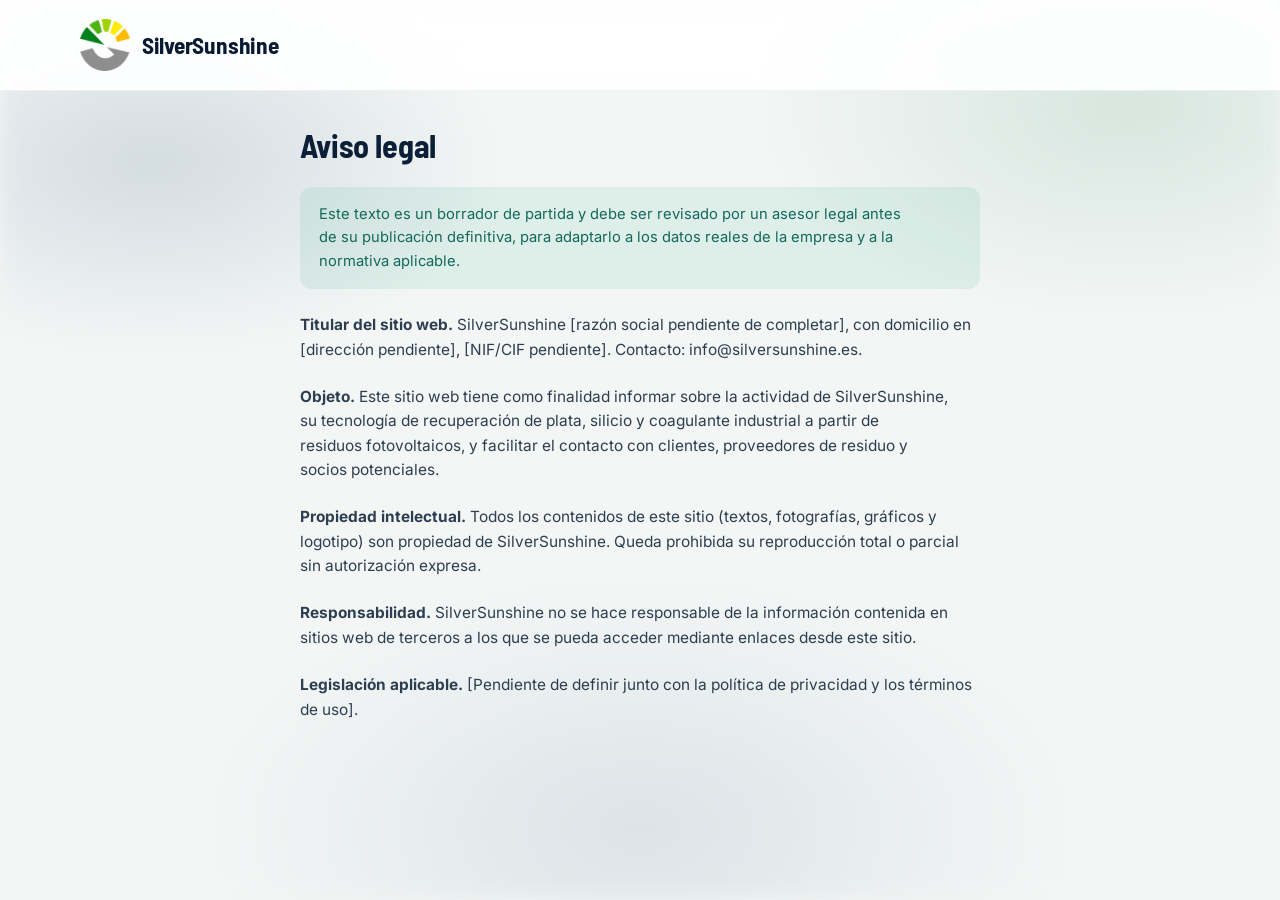
<file: aviso-legal.html>
<!doctype html>
<html lang="es">
<head>
<meta charset="utf-8">
<meta name="viewport" content="width=device-width, initial-scale=1">
<title>Aviso legal · SilverSunshine</title>
<meta name="robots" content="noindex">
<link rel="icon" href="assets/favicon-s.png" type="image/png">
<link rel="apple-touch-icon" href="assets/apple-touch-icon-s.png">
<link rel="stylesheet" href="styles.css?v=20261119a">
</head>
<body class="page-credits">
<div class="mesh" aria-hidden="true"></div>
<header class="glass-nav">
  <div class="container" style="display:flex; align-items:center;">
    <a href="index.html" class="brand">
      <img class="brand-mark" src="assets/img/logo-final.webp" alt="" width="230" height="240">
      SilverSunshine
    </a>
  </div>
</header>
<main>
  <h1>Aviso legal</h1>
  <p style="margin-bottom:1.5rem; padding:1rem 1.2rem; background:rgba(47,163,126,0.1); border-radius:12px; font-size:.92rem; color:var(--green-700);">
    Este texto es un borrador de partida y debe ser revisado por un asesor legal antes de su publicación definitiva, para adaptarlo a los datos reales de la empresa y a la normativa aplicable.
  </p>
  <div style="display:flex; flex-direction:column; gap:1.4rem; font-size:.96rem; color:var(--ink-soft); max-width:70ch;">
    <p><strong>Titular del sitio web.</strong> SilverSunshine [razón social pendiente de completar], con domicilio en [dirección pendiente], [NIF/CIF pendiente]. Contacto: info@silversunshine.es.</p>
    <p><strong>Objeto.</strong> Este sitio web tiene como finalidad informar sobre la actividad de SilverSunshine, su tecnología de recuperación de plata, silicio y coagulante industrial a partir de residuos fotovoltaicos, y facilitar el contacto con clientes, proveedores de residuo y socios potenciales.</p>
    <p><strong>Propiedad intelectual.</strong> Todos los contenidos de este sitio (textos, fotografías, gráficos y logotipo) son propiedad de SilverSunshine. Queda prohibida su reproducción total o parcial sin autorización expresa.</p>
    <p><strong>Responsabilidad.</strong> SilverSunshine no se hace responsable de la información contenida en sitios web de terceros a los que se pueda acceder mediante enlaces desde este sitio.</p>
    <p><strong>Legislación aplicable.</strong> [Pendiente de definir junto con la política de privacidad y los términos de uso].</p>
  </div>
</main>
<script defer src="lib/manifest.js"></script>
<script defer src="main.js?v=20261116e"></script>
</body>
</html>
</file>
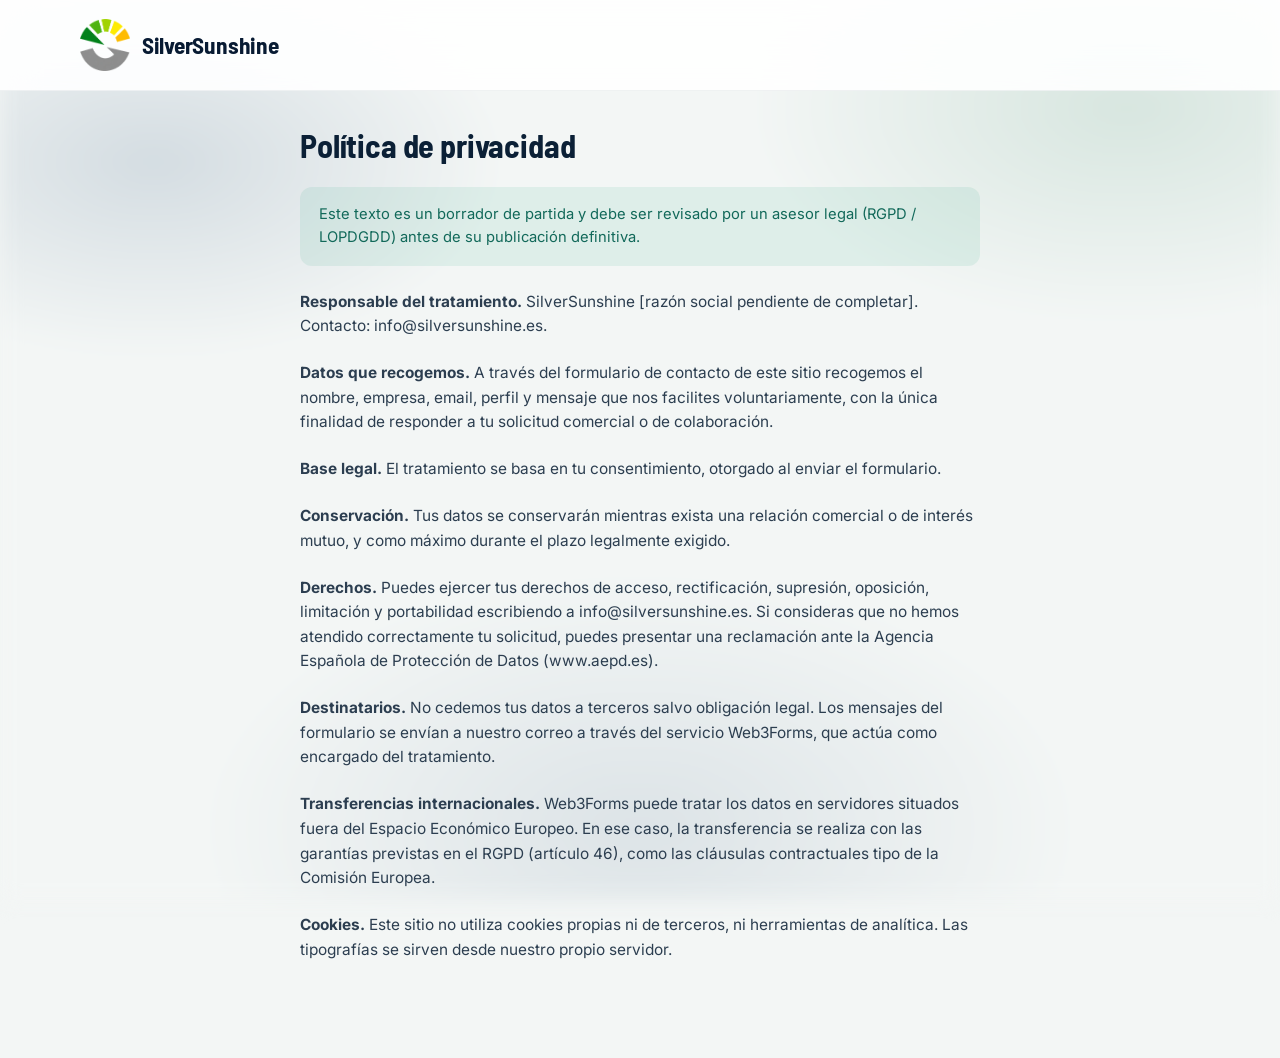
<file: privacidad.html>
<!doctype html>
<html lang="es">
<head>
<meta charset="utf-8">
<meta name="viewport" content="width=device-width, initial-scale=1">
<title>Política de privacidad · SilverSunshine</title>
<meta name="robots" content="noindex">
<link rel="icon" href="assets/favicon-s.png" type="image/png">
<link rel="apple-touch-icon" href="assets/apple-touch-icon-s.png">
<link rel="stylesheet" href="styles.css?v=20261119a">
</head>
<body class="page-credits">
<div class="mesh" aria-hidden="true"></div>
<header class="glass-nav">
  <div class="container" style="display:flex; align-items:center;">
    <a href="index.html" class="brand">
      <img class="brand-mark" src="assets/img/logo-final.webp" alt="" width="230" height="240">
      SilverSunshine
    </a>
  </div>
</header>
<main>
  <h1>Política de privacidad</h1>
  <p style="margin-bottom:1.5rem; padding:1rem 1.2rem; background:rgba(47,163,126,0.1); border-radius:12px; font-size:.92rem; color:var(--green-700);">
    Este texto es un borrador de partida y debe ser revisado por un asesor legal (RGPD / LOPDGDD) antes de su publicación definitiva.
  </p>
  <div style="display:flex; flex-direction:column; gap:1.4rem; font-size:.96rem; color:var(--ink-soft); max-width:70ch;">
    <p><strong>Responsable del tratamiento.</strong> SilverSunshine [razón social pendiente de completar]. Contacto: info@silversunshine.es.</p>
    <p><strong>Datos que recogemos.</strong> A través del formulario de contacto de este sitio recogemos el nombre, empresa, email, perfil y mensaje que nos facilites voluntariamente, con la única finalidad de responder a tu solicitud comercial o de colaboración.</p>
    <p><strong>Base legal.</strong> El tratamiento se basa en tu consentimiento, otorgado al enviar el formulario.</p>
    <p><strong>Conservación.</strong> Tus datos se conservarán mientras exista una relación comercial o de interés mutuo, y como máximo durante el plazo legalmente exigido.</p>
    <p><strong>Derechos.</strong> Puedes ejercer tus derechos de acceso, rectificación, supresión, oposición, limitación y portabilidad escribiendo a info@silversunshine.es. Si consideras que no hemos atendido correctamente tu solicitud, puedes presentar una reclamación ante la Agencia Española de Protección de Datos (<a href="https://www.aepd.es" target="_blank" rel="noopener">www.aepd.es</a>).</p>
    <p><strong>Destinatarios.</strong> No cedemos tus datos a terceros salvo obligación legal. Los mensajes del formulario se envían a nuestro correo a través del servicio Web3Forms, que actúa como encargado del tratamiento.</p>
    <p><strong>Transferencias internacionales.</strong> Web3Forms puede tratar los datos en servidores situados fuera del Espacio Económico Europeo. En ese caso, la transferencia se realiza con las garantías previstas en el RGPD (artículo 46), como las cláusulas contractuales tipo de la Comisión Europea.</p>
    <p><strong>Cookies.</strong> Este sitio no utiliza cookies propias ni de terceros, ni herramientas de analítica. Las tipografías se sirven desde nuestro propio servidor.</p>
  </div>
</main>
<script defer src="lib/manifest.js"></script>
<script defer src="main.js?v=20261116e"></script>
</body>
</html>
</file>
<file: styles.css>
/* Fuentes alojadas en la propia web (Barlow Semi Condensed e Inter, SIL OFL) */
@font-face { font-family: 'Barlow Semi Condensed'; font-style: normal; font-weight: 600; font-display: swap; src: url(assets/fonts/barlow-sc-600.woff2) format('woff2'); }
@font-face { font-family: 'Barlow Semi Condensed'; font-style: normal; font-weight: 700; font-display: swap; src: url(assets/fonts/barlow-sc-700.woff2) format('woff2'); }
@font-face { font-family: 'Barlow Semi Condensed'; font-style: normal; font-weight: 800; font-display: swap; src: url(assets/fonts/barlow-sc-800.woff2) format('woff2'); }
@font-face { font-family: 'Inter'; font-style: normal; font-weight: 400 700; font-display: swap; src: url(assets/fonts/inter-var.woff2) format('woff2'); }

/* =============================================================
   1. Tokens
   ============================================================= */
:root {
  --bg: #f3f6f5;
  --bg-deep: #eef3f1;
  --paper: #ffffff;

  --navy-900: #081b33;
  --navy-800: #0d2a4c;
  --navy-700: #15406b;
  --navy-600: #1e5384;
  --navy-500: #2e6ca0;

  --green-800: #0c4a3e;
  --green-700: #12695a;
  --green-600: #16806c;
  --green-500: #2fa37e;

  --ink: #0b2036;
  --ink-soft: #2c3e50;
  --ink-mute: #5b6b78;
  --ink-faint: #8a97a1;

  --line: rgba(11, 32, 54, 0.1);
  --line-soft: rgba(11, 32, 54, 0.06);

  --glass: rgba(255, 255, 255, 0.62);
  --glass-2: rgba(255, 255, 255, 0.4);
  --glass-border: rgba(255, 255, 255, 0.7);

  --accent: var(--navy-700);
  --accent-2: var(--green-600);

  --ease-out: cubic-bezier(0.16, 1, 0.3, 1);
  --ease-soft: cubic-bezier(0.25, 0.46, 0.45, 0.94);
  --ease-bounce: cubic-bezier(0.34, 1.56, 0.64, 1);

  --radius-lg: 28px;
  --radius-md: 18px;
  --radius-sm: 12px;

  --shadow-sm: 0 2px 10px rgba(11, 32, 54, 0.06);
  --shadow-md: 0 14px 40px rgba(11, 32, 54, 0.12);
  --shadow-lg: 0 30px 80px rgba(11, 32, 54, 0.18);

  --sans: "Inter", "Segoe UI", system-ui, -apple-system, sans-serif;
  --display: "Barlow Semi Condensed", "Inter", system-ui, sans-serif;
}

/* =============================================================
   2. Reset & base
   ============================================================= */
*, *::before, *::after { box-sizing: border-box; margin: 0; }
html {
  -webkit-text-size-adjust: 100%;
  tab-size: 2;
  scroll-behavior: smooth;
  overflow-x: clip;
}
@media (prefers-reduced-motion: reduce) {
  html { scroll-behavior: auto; }
}
body {
  font-family: var(--sans);
  font-size: 16px;
  line-height: 1.6;
  color: var(--ink-soft);
  background: var(--bg);
  -webkit-font-smoothing: antialiased;
  text-rendering: optimizeLegibility;
  overflow-x: clip;
  overscroll-behavior-y: none;
}
img, svg, video { display: block; max-width: 100%; }
img { height: auto; }
button { font: inherit; color: inherit; cursor: pointer; border: 0; background: none; }
a { color: inherit; text-decoration: none; }
p { text-wrap: pretty; }
h1, h2, h3, h4 { text-wrap: balance; line-height: 1.08; letter-spacing: -0.005em; font-family: var(--display); font-weight: 700; color: var(--ink); }
ul { list-style: none; padding: 0; }
::selection { background: var(--green-500); color: #fff; }

:focus-visible {
  outline: 2px solid var(--green-500);
  outline-offset: 3px;
  border-radius: 4px;
}

.skip-link {
  position: fixed; top: -100px; left: 1rem;
  padding: .6rem 1.1rem; background: var(--navy-900); color: #fff;
  z-index: 9999; border-radius: 8px; font-weight: 500;
  transition: top .25s var(--ease-out);
}
.skip-link:focus { top: 1rem; }

/* =============================================================
   3. Utilities
   ============================================================= */
.container {
  width: 100%;
  max-width: 1240px;
  margin-inline: auto;
  padding-inline: clamp(1.25rem, 4vw, 2.5rem);
}
.sr-only {
  position: absolute; width: 1px; height: 1px; padding: 0; margin: -1px;
  overflow: hidden; clip: rect(0,0,0,0); white-space: nowrap; border: 0;
}
.eyebrow {
  display: inline-flex; align-items: center; gap: .5rem;
  font-size: .78rem; font-weight: 600; letter-spacing: .12em; text-transform: uppercase;
  color: var(--green-700);
}
.eyebrow::before {
  content: ""; width: 7px; height: 7px; border-radius: 50%;
  background: var(--green-500);
}
.section-head {
  max-width: 680px;
  margin-bottom: clamp(2rem, 5vw, 3.5rem);
}
.section-head h2 {
  font-size: clamp(1.9rem, 3.6vw, 2.9rem);
  margin-top: .6rem;
}
.section-head p {
  margin-top: 1rem;
  font-size: 1.05rem;
  color: var(--ink-mute);
  max-width: 56ch;
}
.section {
  position: relative;
  padding-block: clamp(4rem, 9vw, 7.5rem);
}
.section-alt {
  background: var(--paper);
  border-block: 1px solid var(--line-soft);
}

/* =============================================================
   4. Buttons
   ============================================================= */
.btn {
  display: inline-flex; align-items: center; justify-content: center; gap: .55rem;
  padding: .95rem 1.7rem;
  border-radius: 8px;
  font-weight: 600;
  font-size: .96rem;
  transition: transform .35s var(--ease-out), box-shadow .35s var(--ease-out), background .3s var(--ease-out);
  white-space: nowrap;
}
.btn:active { transform: scale(0.97); }
.btn-primary {
  background: var(--green-600);
  color: #fff;
  box-shadow: 0 12px 30px rgba(22, 128, 108, 0.28);
}
.btn-primary:hover { transform: translateY(-2px); background: var(--green-700); box-shadow: 0 18px 40px rgba(22, 128, 108, 0.36); }
.btn-ghost {
  background: rgba(255,255,255,0.5);
  color: var(--navy-800);
  border: 1px solid var(--line);
  backdrop-filter: blur(10px);
}
.btn-ghost:hover { background: rgba(255,255,255,0.85); transform: translateY(-2px); }
.btn-dark {
  background: var(--navy-900);
  color: #fff;
}
.btn-dark:hover { transform: translateY(-2px); box-shadow: var(--shadow-md); }
.btn-sm { padding: .7rem 1.3rem; font-size: .88rem; }
.btn svg { width: 18px; height: 18px; flex-shrink: 0; }

/* =============================================================
   5. Glass components
   ============================================================= */
.glass-card {
  background: rgba(255,255,255,0.86);
  border: 1px solid var(--glass-border);
  border-radius: var(--radius-md);
  box-shadow: var(--shadow-sm);
}
@supports (backdrop-filter: blur(20px)) {
  .glass-card {
    background: var(--glass);
    backdrop-filter: blur(20px) saturate(160%);
    -webkit-backdrop-filter: blur(20px) saturate(160%);
  }
}
.glass-nav {
  background: rgba(255,255,255,0.96);
  border-bottom: 1px solid var(--line-soft);
}
@supports (backdrop-filter: blur(20px)) {
  .glass-nav { background: rgba(255,255,255,0.9); backdrop-filter: blur(18px) saturate(180%); -webkit-backdrop-filter: blur(18px) saturate(180%); }
}

/* Mesh gradient ambient backdrop */
.mesh {
  position: fixed; inset: 0; z-index: -1; pointer-events: none;
  background:
    radial-gradient(38% 30% at 12% 18%, rgba(21, 64, 107, 0.14), transparent 72%),
    radial-gradient(42% 34% at 88% 12%, rgba(28, 122, 78, 0.13), transparent 70%),
    radial-gradient(46% 38% at 50% 92%, rgba(21, 64, 107, 0.10), transparent 75%),
    var(--bg);
  filter: blur(10px);
}

/* =============================================================
   6. Nav
   ============================================================= */
.nav {
  position: sticky; top: 0; z-index: 100;
  width: 100%;
}
.nav-inner {
  display: flex; align-items: center; justify-content: space-between;
  padding-block: .95rem;
}
.brand {
  flex-shrink: 0;
  display: flex; align-items: center; gap: .75rem;
  font-family: var(--display);
  font-weight: 700;
  font-size: 1.45rem;
  color: var(--navy-900);
  letter-spacing: -0.01em;
}
.brand-mark {
  height: 52px; width: auto;
  flex-shrink: 0;
}
.footer-brand .brand-mark { height: 72px; }
.nav-links {
  display: none;
  align-items: center; gap: clamp(1.2rem, 2.2vw, 2.1rem);
}
.nav-links a {
  font-size: .92rem; font-weight: 500; color: var(--ink-soft);
  position: relative; padding-block: .3rem;
}
.nav-links a::after {
  content: ""; position: absolute; left: 0; right: 100%; bottom: 0;
  height: 1.5px; background: var(--green-600);
  transition: right .35s var(--ease-out);
}
.nav-links a:hover::after { right: 0; }
.nav-actions { display: flex; align-items: center; gap: .8rem; }
.nav-toggle {
  display: flex; width: 40px; height: 40px; border-radius: 10px;
  align-items: center; justify-content: center;
  background: rgba(255,255,255,0.6); border: 1px solid var(--line);
}
.nav-toggle svg { width: 20px; height: 20px; }
@media (min-width: 1080px) {
  .nav-links { display: flex; }
  .nav-toggle { display: none; }
}

.mobile-menu {
  position: fixed; inset: 0; z-index: 99;
  background: rgba(243,246,245,0.98);
  display: flex; flex-direction: column;
  padding: 6rem 1.5rem 2rem;
  gap: 1.5rem;
  transform: translateY(-8px);
  opacity: 0;
  pointer-events: none;
  transition: opacity .3s var(--ease-out), transform .3s var(--ease-out);
}
.mobile-menu.is-open { opacity: 1; transform: translateY(0); pointer-events: auto; }
.mobile-menu a { font-family: var(--display); font-size: 1.5rem; font-weight: 600; color: var(--navy-900); }
.mobile-menu .btn { align-self: flex-start; margin-top: 1rem; }

/* =============================================================
   7. Hero
   ============================================================= */
.hero {
  position: relative;
  isolation: isolate;
  min-height: 86svh;
  display: flex;
  align-items: flex-end;
  overflow: clip;
  margin-top: -76px;
  padding-top: 76px;
}
.hero-bg {
  position: absolute; inset: 0; z-index: -2;
}
.hero-bg img {
  width: 100%; height: 100%; object-fit: cover; object-position: 50% 45%;
}
.hero-bg::after {
  content: "";
  position: absolute; inset: 0;
  background:
    linear-gradient(180deg, rgba(8,27,51,0.55) 0%, rgba(8,27,51,0.45) 35%, rgba(8,27,51,0.88) 100%),
    linear-gradient(100deg, rgba(8,27,51,0.55) 10%, rgba(18,105,90,0.28) 100%);
}
.hero-inner {
  position: relative;
  width: 100%;
  padding-block: clamp(3rem, 8vw, 6rem);
}
.hero-title {
  color: #fff;
  font-size: clamp(2.3rem, 5.6vw, 4.4rem);
  max-width: 16ch;
  text-wrap: balance;
}
.hero-title em {
  font-style: normal;
  color: var(--green-500);
}
.hero-sub {
  margin-top: 1.4rem;
  font-size: clamp(1rem, 1.6vw, 1.2rem);
  color: rgba(238,246,241,0.86);
  max-width: 52ch;
}
.hero-actions {
  display: flex; flex-wrap: wrap; gap: 1rem;
  margin-top: 2.2rem;
}
.hero-actions .btn-ghost {
  background: rgba(255,255,255,0.1);
  color: #fff;
  border-color: rgba(255,255,255,0.34);
}
.hero-actions .btn-ghost:hover { background: rgba(255,255,255,0.2); }
/* =============================================================
   8. Audience / market
   ============================================================= */
.audience-grid {
  display: grid;
  gap: 1.1rem;
  grid-template-columns: 1fr;
}
@media (min-width: 720px) { .audience-grid { grid-template-columns: repeat(2, 1fr); } }
.audience-card {
  padding: 1.5rem 1.7rem;
  display: flex; align-items: center;
  min-height: 84px;
  transition: transform .4s var(--ease-out), box-shadow .4s var(--ease-out);
}
.audience-card:hover { transform: translateY(-6px); box-shadow: var(--shadow-md); }
.audience-num {
  font-family: var(--display); font-weight: 700; font-size: .85rem;
  color: var(--green-600); margin-bottom: .9rem;
}
.audience-card h3 {
  font-size: 1.15rem;
}
.audience-card p { font-size: .92rem; color: var(--ink-mute); }

.market-split {
  display: grid;
  gap: clamp(2rem, 5vw, 3.5rem);
  align-items: center;
  grid-template-columns: 1fr;
}
@media (min-width: 960px) { .market-split { grid-template-columns: 1fr 1fr; } }
.market-figure {
  border-radius: var(--radius-lg);
  overflow: hidden;
  box-shadow: var(--shadow-lg);
  position: relative;
  aspect-ratio: 4 / 3;
}
.market-figure img { width: 100%; height: 100%; object-fit: cover; }

/* =============================================================
   9. Process (tecnología)
   ============================================================= */
.process-rail {
  display: grid;
  gap: 1rem;
  grid-template-columns: 1fr;
  position: relative;
}
@media (min-width: 860px) {
  .process-rail { grid-template-columns: repeat(4, 1fr); gap: 1.25rem; }
}
.process-step {
  padding: 1.8rem 1.5rem;
  position: relative;
  display: flex; flex-direction: column; gap: .7rem;
}
.process-step .step-n {
  font-family: var(--display); font-weight: 700;
  font-size: 1.6rem;
  color: var(--green-700);
}
.process-step h3 { font-size: 1.02rem; }
.process-step p { font-size: .88rem; color: var(--ink-mute); }
.process-arrow {
  display: none;
  position: absolute; top: 50%; right: -1.55rem;
  transform: translateY(-50%);
  color: var(--ink-faint);
  width: 22px; height: 22px;
}
@media (min-width: 860px) {
  .process-step:not(:last-child) .process-arrow { display: block; }
}

/* =============================================================
   10. Products
   ============================================================= */
.products-grid {
  display: grid;
  gap: 1.4rem;
  grid-template-columns: 1fr;
}
@media (min-width: 860px) { .products-grid { grid-template-columns: repeat(3, 1fr); } }
.product-card {
  display: flex; flex-direction: column;
  overflow: hidden;
  transition: transform .45s var(--ease-out), box-shadow .45s var(--ease-out);
}
.product-card:hover { transform: translateY(-8px); box-shadow: var(--shadow-lg); }
.product-visual {
  aspect-ratio: 16 / 11;
  position: relative;
  overflow: hidden;
}
.product-visual img { width: 100%; height: 100%; object-fit: cover; transition: transform .6s var(--ease-out); }
.ai-label { position: absolute; left: .7rem; bottom: .7rem; z-index: 1; padding: .25rem .55rem; border-radius: 6px; background: rgba(15,30,25,.72); color: #fff; font-size: .7rem; font-weight: 500; line-height: 1.3; pointer-events: none; }
.product-card:hover .product-visual img { transform: scale(1.06); }
.product-visual.is-icon {
  display: flex; align-items: center; justify-content: center;
  background: linear-gradient(150deg, var(--navy-900), var(--navy-600) 55%, var(--green-500));
}
.product-visual.is-icon svg { width: 42%; height: 42%; }
.product-body { padding: 1.6rem 1.6rem 1.9rem; }
.product-body .eyebrow { margin-bottom: .6rem; }
.product-body h3 { font-size: 1.2rem; margin-bottom: .6rem; }
.product-body p { font-size: .92rem; color: var(--ink-mute); }

/* =============================================================
   11. Proyecto / planta piloto
   ============================================================= */
.project-panel {
  display: grid;
  gap: clamp(2rem, 5vw, 3.5rem);
  grid-template-columns: 1fr;
  align-items: center;
  padding: clamp(2rem, 5vw, 3.2rem);
  border-radius: var(--radius-lg);
  background: linear-gradient(135deg, var(--navy-900), var(--navy-700) 60%, var(--green-800));
  color: #eef6f1;
  position: relative;
  overflow: hidden;
}
.project-panel::before {
  content: "";
  position: absolute; inset: -40% -10% auto auto; width: 60%; aspect-ratio: 1;
  background: radial-gradient(circle, rgba(47,163,126,0.35), transparent 70%);
  filter: blur(40px);
  pointer-events: none;
}
@media (min-width: 960px) { .project-panel { grid-template-columns: 1.1fr 1fr; } }
.project-panel h2 { color: #fff; }
.project-panel p { color: rgba(238,246,241,0.82); margin-top: 1rem; font-size: 1.02rem; }
.project-stages {
  display: flex; flex-direction: column; gap: .9rem;
  position: relative;
}
.project-stage {
  display: flex; align-items: center; gap: .9rem;
  padding: .95rem 1.1rem;
  border-radius: var(--radius-sm);
  background: rgba(255,255,255,0.08);
  border: 1px solid rgba(255,255,255,0.14);
  font-size: .92rem;
  font-weight: 500;
}
.project-stage.is-active {
  background: rgba(255,255,255,0.16);
  border-color: rgba(255,255,255,0.32);
}
.project-stage .dot {
  width: 9px; height: 9px; border-radius: 50%;
  background: var(--green-500); flex-shrink: 0;
}

/* =============================================================
   12. Sostenibilidad
   ============================================================= */
.sustain-grid {
  display: grid; gap: 1.2rem;
  grid-template-columns: 1fr;
}
@media (min-width: 860px) { .sustain-grid { grid-template-columns: repeat(3, 1fr); } }
.sustain-card {
  padding: 1.9rem;
}
.sustain-icon {
  width: 46px; height: 46px; border-radius: 12px;
  display: flex; align-items: center; justify-content: center;
  background: linear-gradient(135deg, rgba(21,64,107,0.1), rgba(22,128,108,0.14));
  margin-bottom: 1.1rem;
}
.sustain-icon svg { width: 24px; height: 24px; color: var(--green-700); }
.sustain-card h3 { font-size: 1.05rem; margin-bottom: .6rem; }
.sustain-card p { font-size: .92rem; color: var(--ink-mute); }

/* =============================================================
   13. Nosotros
   ============================================================= */
.about-layout {
  display: grid; gap: clamp(2rem, 5vw, 3.5rem);
  grid-template-columns: 1fr;
  align-items: start;
}
@media (min-width: 960px) { .about-layout { grid-template-columns: 1fr 1fr; } }
.about-text p { font-size: 1.04rem; color: var(--ink-soft); }
.about-text p + p { margin-top: 1.1rem; }
.about-pillars {
  display: grid; gap: 1rem;
}
.about-pillar {
  display: flex; gap: 1rem;
  padding: 1.3rem;
}
.about-pillar-icon {
  width: 38px; height: 38px; border-radius: 10px; flex-shrink: 0;
  background: linear-gradient(135deg, var(--navy-900), var(--green-500));
  display: flex; align-items: center; justify-content: center;
}
.about-pillar-icon svg { width: 19px; height: 19px; color: #fff; }
.about-pillar h4 { font-size: .98rem; margin-bottom: .3rem; }
.about-pillar p { font-size: .88rem; color: var(--ink-mute); }

/* =============================================================
   14. FAQ
   ============================================================= */
.faq-list {
  display: flex; flex-direction: column; gap: .8rem;
  max-width: 780px;
}
.faq-item {
  overflow: hidden;
}
.faq-q {
  width: 100%;
  display: flex; align-items: center; justify-content: space-between; gap: 1rem;
  padding: 1.25rem 1.5rem;
  text-align: left;
  font-weight: 600;
  font-size: 1rem;
  color: var(--ink);
}
.faq-q .plus {
  width: 22px; height: 22px; flex-shrink: 0;
  position: relative;
}
.faq-q .plus::before, .faq-q .plus::after {
  content: ""; position: absolute; top: 50%; left: 50%;
  background: var(--navy-700);
  transform: translate(-50%, -50%);
  transition: transform .35s var(--ease-out), opacity .35s var(--ease-out);
}
.faq-q .plus::before { width: 14px; height: 2px; }
.faq-q .plus::after { width: 2px; height: 14px; }
.faq-item.is-open .plus::after { transform: translate(-50%, -50%) rotate(90deg); opacity: 0; }
.faq-a {
  max-height: 0;
  overflow: hidden;
  transition: max-height .4s var(--ease-out);
}
.faq-a-inner {
  padding: 0 1.5rem 1.4rem;
  font-size: .94rem;
  color: var(--ink-mute);
  max-width: 62ch;
}
.faq-item.is-open .faq-a { max-height: 300px; }

/* =============================================================
   15. Contact / CTA
   ============================================================= */
.cta-section {
  position: relative;
  isolation: isolate;
  overflow: clip;
  color: #fff;
}
.cta-bg { position: absolute; inset: 0; z-index: -2; }
.cta-bg img { width: 100%; height: 100%; object-fit: cover; }
.cta-bg::after {
  content: "";
  position: absolute; inset: 0;
  background: linear-gradient(120deg, rgba(8,27,51,0.94), rgba(13,42,76,0.86) 55%, rgba(18,105,90,0.62));
}
.cta-layout {
  display: grid; gap: clamp(2.5rem, 6vw, 4rem);
  grid-template-columns: 1fr;
}
@media (min-width: 960px) { .cta-layout { grid-template-columns: 1fr 1fr; } }
.cta-intro h2 { color: #fff; font-size: clamp(1.9rem, 3.6vw, 2.8rem); margin-top: .7rem; }
.cta-intro p { color: rgba(238,246,241,0.82); margin-top: 1rem; max-width: 46ch; }
.cta-direct {
  display: flex; flex-direction: column; gap: .9rem;
  margin-top: 2rem;
}
.cta-direct a {
  display: flex; align-items: center; gap: .8rem;
  font-size: .95rem; font-weight: 500;
  color: #fff;
}
.cta-direct a svg { width: 20px; height: 20px; color: #b9ddd0; flex-shrink: 0; }

.contact-form {
  padding: clamp(1.6rem, 3.5vw, 2.4rem);
  background: rgba(255,255,255,0.96);
  border-radius: var(--radius-lg);
  color: var(--ink);
  box-shadow: var(--shadow-lg);
}
.form-row { display: grid; gap: 1rem; grid-template-columns: 1fr; margin-bottom: 1rem; }
@media (min-width: 560px) { .form-row.cols-2 { grid-template-columns: 1fr 1fr; } }
.field label {
  display: block; font-size: .82rem; font-weight: 600; color: var(--ink-soft);
  margin-bottom: .45rem;
}
.field input, .field select, .field textarea {
  width: 100%;
  padding: .85rem 1rem;
  border-radius: 10px;
  border: 1px solid var(--line);
  background: #fff;
  font: inherit;
  font-size: .95rem;
  color: var(--ink);
  transition: border-color .25s var(--ease-out), box-shadow .25s var(--ease-out);
}
.field input:focus, .field select:focus, .field textarea:focus {
  outline: none;
  border-color: var(--green-500);
  box-shadow: 0 0 0 3px rgba(47,163,126,0.15);
}
.field textarea { resize: vertical; min-height: 100px; }

.custom-select {
  position: relative;
}
.custom-select-trigger {
  width: 100%;
  display: flex; align-items: center; justify-content: space-between; gap: .75rem;
  padding: .85rem 1rem;
  border-radius: 10px;
  border: 1px solid var(--line);
  background: #fff;
  font: inherit;
  font-size: .95rem;
  color: var(--ink);
  text-align: left;
  transition: border-color .25s var(--ease-out), box-shadow .25s var(--ease-out);
}
.custom-select-trigger span {
  overflow: hidden; text-overflow: ellipsis; white-space: nowrap;
}
.custom-select-trigger svg {
  width: 18px; height: 18px; flex-shrink: 0; color: var(--ink-mute);
  transition: transform .25s var(--ease-out);
}
.custom-select-trigger:focus-visible {
  outline: none;
  border-color: var(--green-500);
  box-shadow: 0 0 0 3px rgba(47,163,126,0.15);
}
.custom-select.is-open .custom-select-trigger {
  border-color: var(--green-500);
  box-shadow: 0 0 0 3px rgba(47,163,126,0.15);
}
.custom-select.is-open .custom-select-trigger svg { transform: rotate(180deg); }
.custom-select-list {
  list-style: none;
  position: absolute;
  top: calc(100% + .4rem);
  left: 0; right: 0;
  z-index: 20;
  background: #fff;
  border: 1px solid var(--line);
  border-radius: 10px;
  box-shadow: var(--shadow-md);
  padding: .4rem;
  max-height: 260px;
  overflow-y: auto;
}
.custom-select-list li {
  padding: .7rem .8rem;
  border-radius: 7px;
  font-size: .92rem;
  color: var(--ink-soft);
  cursor: pointer;
  transition: background .15s var(--ease-out), color .15s var(--ease-out);
}
.custom-select-list li:hover,
.custom-select-list li.is-active {
  background: rgba(47,163,126,0.12);
  color: var(--green-700);
}
.custom-select-list li.is-selected {
  background: var(--green-600);
  color: #fff;
  font-weight: 600;
}
.custom-select-list li.is-selected:hover,
.custom-select-list li.is-selected.is-active {
  background: var(--green-700);
  color: #fff;
}
.form-consent {
  display: flex; align-items: flex-start; gap: .6rem;
  font-size: .85rem; color: var(--ink-mute); margin: .2rem 0 1rem;
  cursor: pointer;
}
.form-consent input { width: 18px; height: 18px; margin-top: .1rem; flex-shrink: 0; accent-color: var(--green-600); }
.form-consent a, .form-error a, .form-legal a { color: var(--green-700); text-decoration: underline; }
.form-legal { font-size: .78rem; line-height: 1.5; color: var(--ink-mute); margin: -.4rem 0 1rem; }
.form-error {
  margin-top: 1rem; padding: 1rem 1.2rem; border-radius: 12px;
  background: rgba(200,60,60,0.08); color: #a23b3b; font-size: .9rem;
}
.form-submit:disabled { opacity: .7; cursor: wait; }
.form-submit { width: 100%; margin-top: .4rem; }
.form-success {
  display: none;
  align-items: center; gap: .7rem;
  padding: 1rem 1.2rem;
  border-radius: 12px;
  background: rgba(47,163,126,0.12);
  color: var(--green-700);
  font-size: .92rem; font-weight: 600;
  margin-top: 1rem;
}
.form-success.is-visible { display: flex; }
.form-success svg { width: 20px; height: 20px; flex-shrink: 0; }

/* =============================================================
   16. Footer
   ============================================================= */
.footer {
  background: var(--navy-900);
  color: rgba(238,246,241,0.75);
  padding-block: clamp(3rem, 6vw, 4.5rem) 2rem;
}
.footer-top {
  display: grid; gap: 2.5rem;
  grid-template-columns: 1fr;
  padding-bottom: 2.5rem;
  border-bottom: 1px solid rgba(255,255,255,0.1);
}
@media (min-width: 780px) { .footer-top { grid-template-columns: 1.3fr 1fr 1fr; } }
.footer-brand .brand { color: #fff; }
.footer-brand p { margin-top: 1rem; font-size: .9rem; max-width: 34ch; color: rgba(238,246,241,0.6); }
.footer-col h4 {
  font-family: var(--sans); font-size: .8rem; font-weight: 600;
  letter-spacing: .08em; text-transform: uppercase;
  color: rgba(238,246,241,0.5); margin-bottom: 1rem;
}
.footer-col ul { display: flex; flex-direction: column; gap: .7rem; }
.footer-col a { font-size: .92rem; transition: color .25s var(--ease-out); }
.footer-col a:hover { color: #fff; }
.footer-bottom {
  display: flex; flex-wrap: wrap; align-items: center; justify-content: space-between;
  gap: 1rem;
  padding-top: 1.8rem;
  font-size: .8rem;
  color: rgba(238,246,241,0.45);
}
.footer-bottom a { color: rgba(238,246,241,0.6); }
.footer-bottom a:hover { color: #fff; }

/* =============================================================
   17. Reveal / scroll effects
   ============================================================= */
.reveal {
  opacity: 0;
  transform: translateY(28px);
  transition: opacity .8s var(--ease-out), transform .8s var(--ease-out);
}
.reveal.is-visible { opacity: 1; transform: none; }
.reveal[data-split] { opacity: 1; transform: none; }
.reveal-stagger.is-visible > * { transition-delay: calc(var(--i, 0) * 80ms); }

[data-tilt] { transform-style: preserve-3d; will-change: transform; }

.whatsapp-fab {
  position: fixed; right: 1.25rem; bottom: 1.25rem; z-index: 90;
  width: 56px; height: 56px; border-radius: 50%;
  background: #21c063;
  display: flex; align-items: center; justify-content: center;
  box-shadow: 0 12px 28px rgba(33,192,99,0.4);
  transition: transform .3s var(--ease-out);
}
.whatsapp-fab:hover { transform: scale(1.08); }
.whatsapp-fab svg { width: 28px; height: 28px; color: #fff; }

/* =============================================================
   18. Credits page
   ============================================================= */
.page-credits { padding-top: 6rem; }
.page-credits main { max-width: 760px; margin-inline: auto; padding: 2rem clamp(1.25rem,4vw,2.5rem) 6rem; }
.page-credits h1 { font-size: 2rem; margin-bottom: 1.5rem; }
.page-credits > header {
  position: fixed; top: 0; left: 0; right: 0; z-index: 10;
  padding: 1.2rem clamp(1.25rem,4vw,2.5rem);
}
.credits-list li {
  padding: 1rem 0;
  border-bottom: 1px solid var(--line-soft);
  font-size: .92rem;
}
.credits-list a { color: var(--navy-700); text-decoration: underline; text-underline-offset: 2px; }

/* =============================================================
   19. Reduced motion — only intrusive
   ============================================================= */
@media (prefers-reduced-motion: reduce) {
  .mesh { animation: none; }
}

/* =============================================================
   20. Responsive type scale safety
   ============================================================= */
@media (max-width: 539px) {
  .hero { align-items: flex-end; }
}
</file>
<file: figure/figure.css>
.iso{
  --anatomy-page:#0b0b0b;--anatomy-card:#131313;--anatomy-text:#a3a3a3;--anatomy-strong:#e6e6e6;--anatomy-muted:#6e6e6e;
  --anatomy-paper:#131313;--anatomy-face:#1b1b1b;--anatomy-top:#1c1c1c;
  --anatomy-shade-0:#0f0f0f;--anatomy-shade-1:#121212;--anatomy-shade-2:#151515;--anatomy-shade-3:#181818;
  --anatomy-lit-top:#262626;--anatomy-lit-shade:#1d1d1d;
  --anatomy-hi:#d4d4d4;--anatomy-mid:#6a6a6a;--anatomy-lo:#3e3e3e;--anatomy-faint:#2a2a2a;--anatomy-lit:#ffffff;
  --anatomy-halo:#050505;--anatomy-halo-opacity:.9;--anatomy-dot:#e6e6e6;
  --anatomy-red:#ff6b6b;--anatomy-green:#6be0a0;--anatomy-blue:#6b9bff;
  --anatomy-weight:.6px;--anatomy-ease:cubic-bezier(.32,.72,0,1);
  --anatomy-mono:ui-monospace,"SF Mono",Menlo,Consolas,monospace;
  --anatomy-lift:inset 0 1px 0 0 #ffffff0a,inset 0 0 0 1px #ffffff06,0 0 0 1px #00000026,0 1px 1px -.5px #00000014,0 3px 3px -1.5px #00000014,0 6px 6px -3px #00000014,0 12px 12px -6px #00000014;
}
.iso[data-theme="light"]{
  --anatomy-page:#f2f2ef;--anatomy-card:#fbfbfa;--anatomy-text:#57575a;--anatomy-strong:#18181a;--anatomy-muted:#8c8c90;
  --anatomy-paper:#fbfbfa;--anatomy-face:#ffffff;--anatomy-top:#ffffff;
  --anatomy-shade-0:#dcdcd9;--anatomy-shade-1:#e5e5e2;--anatomy-shade-2:#ededea;--anatomy-shade-3:#f4f4f1;
  --anatomy-lit-top:#ffffff;--anatomy-lit-shade:#eeeeeb;
  --anatomy-hi:#26262a;--anatomy-mid:#8a8a8f;--anatomy-lo:#b4b4b8;--anatomy-faint:#d4d4d6;--anatomy-lit:#000000;
  --anatomy-halo:#8a8a80;--anatomy-halo-opacity:.32;--anatomy-dot:#3a3a3e;
  --anatomy-red:#e5484d;--anatomy-green:#30a46c;--anatomy-blue:#3e63dd;
  --anatomy-lift:inset 0 1px 0 0 #ffffff,0 0 0 1px #0000000f,0 1px 1px -.5px #0000000a,0 3px 3px -1.5px #0000000a,0 6px 6px -3px #0000000a,0 12px 12px -6px #0000000a;
}
.iso-svg{display:block;width:100%;height:auto;overflow:visible}
.iso-svg path,.iso-svg circle{vector-effect:non-scaling-stroke}
.iso-fill{fill:var(--anatomy-paper);stroke:none}
.iso-solid[data-lit]>.iso-fill{fill:var(--anatomy-face)}
.iso-shade,.iso-top{stroke:none}
.iso-shade[data-shade="0"]{fill:var(--anatomy-shade-0)}
.iso-shade[data-shade="1"]{fill:var(--anatomy-shade-1)}
.iso-shade[data-shade="2"]{fill:var(--anatomy-shade-2)}
.iso-shade[data-shade="3"]{fill:var(--anatomy-shade-3)}
.iso-top{fill:var(--anatomy-top)}
.iso-solid[data-lit]>.iso-top{fill:var(--anatomy-lit-top)}
.iso-solid[data-lit]>.iso-shade{fill:var(--anatomy-lit-shade)}
.iso-solid[data-seamless]>.iso-shade,.iso-solid[data-seamless]>.iso-top{stroke-width:.4;stroke-linejoin:round}
.iso-solid[data-seamless]>.iso-shade[data-shade="0"]{stroke:var(--anatomy-shade-0)}
.iso-solid[data-seamless]>.iso-shade[data-shade="1"]{stroke:var(--anatomy-shade-1)}
.iso-solid[data-seamless]>.iso-shade[data-shade="2"]{stroke:var(--anatomy-shade-2)}
.iso-solid[data-seamless]>.iso-shade[data-shade="3"]{stroke:var(--anatomy-shade-3)}
.iso-solid[data-seamless]>.iso-top{stroke:var(--anatomy-top)}
.iso-solid[data-seamless][data-lit]>.iso-top{stroke:var(--anatomy-lit-top)}
.iso-solid[data-seamless][data-lit]>.iso-shade{stroke:var(--anatomy-lit-shade)}
.iso-solid[data-lit]>.iso-edge{stroke:var(--anatomy-lit)}
.iso-halo{fill:var(--anatomy-halo);stroke:none;filter:blur(9px);opacity:var(--anatomy-halo-opacity);transform:translateY(3px)}
.iso-line{fill:none;stroke:var(--anatomy-lo);stroke-width:var(--anatomy-weight);stroke-linecap:round;stroke-linejoin:round}
.iso-line[data-tone="hi"]{stroke:var(--anatomy-hi)}
.iso-line[data-tone="mid"]{stroke:var(--anatomy-mid)}
.iso-line[data-tone="lo"]{stroke:var(--anatomy-lo)}
.iso-line[data-tone="faint"]{stroke:var(--anatomy-faint)}
.iso-line[data-tone="lit"]{stroke:var(--anatomy-lit)}
.iso-line[data-tone="red"]{stroke:var(--anatomy-red)}
.iso-line[data-tone="green"]{stroke:var(--anatomy-green)}
.iso-line[data-tone="blue"]{stroke:var(--anatomy-blue)}
.iso-line[data-dotted]{stroke-dasharray:.01 3.5;stroke-width:1}
.iso-line[data-dashed]{stroke-dasharray:3 3}
.iso-line[data-flow]{stroke-dasharray:2 6}
.iso-wire-end{fill:var(--anatomy-paper);stroke:var(--anatomy-lo);stroke-width:var(--anatomy-weight)}
.iso-wire[data-tone="hi"] .iso-wire-end{stroke:var(--anatomy-hi)}
.iso-wire[data-tone="mid"] .iso-wire-end{stroke:var(--anatomy-mid)}
.iso-wire[data-tone="faint"] .iso-wire-end{stroke:var(--anatomy-faint)}
.iso-wire[data-tone="lit"] .iso-wire-end{stroke:var(--anatomy-lit)}
.iso-dots circle{fill:var(--anatomy-dot);stroke:none;opacity:.32}
.iso-dots[data-tone="hi"] circle{opacity:.85}
.iso-dots[data-tone="mid"] circle{opacity:.45}
.iso-dots[data-tone="lo"] circle{opacity:.22}
.iso-dots[data-tone="faint"] circle{opacity:.12}
.iso-face-text{fill:var(--anatomy-mid);font-family:var(--anatomy-mono);letter-spacing:.04em}
.iso-face-text[data-tone="hi"]{fill:var(--anatomy-hi)}
.iso-face-text[data-tone="lo"]{fill:var(--anatomy-lo)}
.iso-face-text[data-tone="faint"]{fill:var(--anatomy-faint)}
.tb-body{fill:var(--anatomy-shade-2);stroke:none}
.tb-shine{fill:var(--anatomy-top);stroke:none}
.tb-shade{fill:var(--anatomy-shade-0);stroke:none}
.tb-ring{fill:none;stroke:var(--anatomy-lo);stroke-width:.45;stroke-linecap:butt;stroke-linejoin:round}
.tb-ring[data-tone="mid"]{stroke:var(--anatomy-mid)}
.tb-ring[data-tone="faint"]{stroke:var(--anatomy-faint)}
.tb-ring[data-tone="hi"]{stroke:var(--anatomy-hi)}
@keyframes iso-flow{to{stroke-dashoffset:-32}}
@keyframes iso-pulse{0%,100%{opacity:.18}12%{opacity:1}40%{opacity:.18}}
.iso-line[data-flow]{animation:iso-flow 1600ms linear infinite}
.iso-dots circle[data-pulse]{animation:iso-pulse 1600ms steps(1,end) infinite;animation-delay:var(--pulse-at,0ms)}
.iso-figure{margin:32px 0 36px}
.iso-plate{position:relative;padding:52px 24px;border-radius:0;background:var(--anatomy-card);box-shadow:0 0 0 1px var(--anatomy-mid);--anatomy-paper:var(--anatomy-card)}
.iso-plate-corners{position:absolute;inset:18px 20px;pointer-events:none}
.iso-plate-corner{position:absolute;color:var(--anatomy-muted);font-family:var(--anatomy-mono);font-size:10.5px;line-height:1;letter-spacing:.04em;white-space:nowrap}
.iso-plate-corner[data-corner="fig"]{top:0;left:0;color:var(--anatomy-text)}
.iso-plate-corner[data-corner="title"]{top:0;right:0;text-transform:uppercase;letter-spacing:.1em}
.iso-plate-corner[data-corner="hint"]{bottom:0;left:0;text-transform:uppercase;letter-spacing:.1em}
.iso-plate-corner[data-corner="readout"]{right:0;bottom:0;color:var(--anatomy-text);font-variant-numeric:tabular-nums}
.iso-plate .iso-svg{margin:0 auto}
.iso-legend{display:grid;gap:8px;margin-top:12px;color:var(--anatomy-muted);font-size:13px;line-height:1.55}
.iso-keys{display:flex;flex-wrap:wrap;gap:6px 18px}
.iso-key{display:inline-flex;align-items:center;gap:7px}
.iso-swatch{width:16px;height:10px;flex:none;overflow:visible}
.iso-swatch path{fill:none;stroke:var(--anatomy-hi);stroke-width:1;vector-effect:non-scaling-stroke;stroke-linejoin:round;stroke-linecap:round}
.iso-swatch[data-mark="raised"] path,.iso-swatch[data-mark="flat"] path{stroke:var(--anatomy-mid)}
.iso-swatch[data-mark="lit"] path{stroke:var(--anatomy-lit)}
.iso-swatch[data-mark="dim"] path{stroke:var(--anatomy-lo)}
.iso-swatch[data-mark="dotted"] path{stroke-dasharray:.01 3;stroke-width:1.4}
.iso-swatch[data-mark="dashed"] path{stroke-dasharray:3 2.5}
.iso-swatch[data-mark="red"] path{stroke:var(--anatomy-red)}
.iso-swatch[data-mark="green"] path{stroke:var(--anatomy-green)}
.iso-swatch[data-mark="blue"] path{stroke:var(--anatomy-blue)}
.iso-swatch-crease{stroke:var(--anatomy-lo)!important}
@media (max-width:560px){.iso-plate{padding:48px 12px 70px}.iso-plate-corner[data-corner="hint"]{bottom:18px}}
@media (prefers-reduced-motion:reduce){.iso-line[data-flow],.iso-dots circle[data-pulse]{animation:none}}

.iso[data-theme="light"]{
  --anatomy-card:transparent;--anatomy-paper:#fbfcfc;--anatomy-face:#ffffff;--anatomy-top:#ffffff;
  --anatomy-shade-0:#d3dce2;--anatomy-shade-1:#dde4e8;--anatomy-shade-2:#e7ecef;--anatomy-shade-3:#f0f3f5;
  --anatomy-lit-top:#e3f3ed;--anatomy-lit-shade:#cfe8df;
  --anatomy-hi:#0b2036;--anatomy-mid:#6d8191;--anatomy-lo:#a9b8c3;--anatomy-faint:#d2dbe1;--anatomy-lit:#16806c;
  --anatomy-halo:#5b7486;--anatomy-dot:#2c3e50;
  --sv-void:#8fa3b1;--sv-cavity:#c4d0d8;--sv-screen:#0d2a4c;--sv-liquid:#bfe4d6;
}
.sv-void{fill:var(--sv-void)}
.sv-cavity{fill:var(--sv-cavity)}
.sv-screen{fill:var(--sv-screen)}
.sv-liquid{fill:var(--sv-liquid);transition:fill .4s}
[data-part="liquid"][data-on] .sv-liquid{fill:#9fd7c3}
.sv-pour{fill:none;stroke:#2fa37e;stroke-width:1.3;stroke-linecap:round}
[data-part="display"] .iso-face-text{font-family:var(--anatomy-mono);font-weight:600;fill:#56d6a6}
.step-fig{margin:-1.2rem -1rem .5rem;aspect-ratio:320/262}
.step-fig .iso-svg{width:100%;height:auto}
</file>
